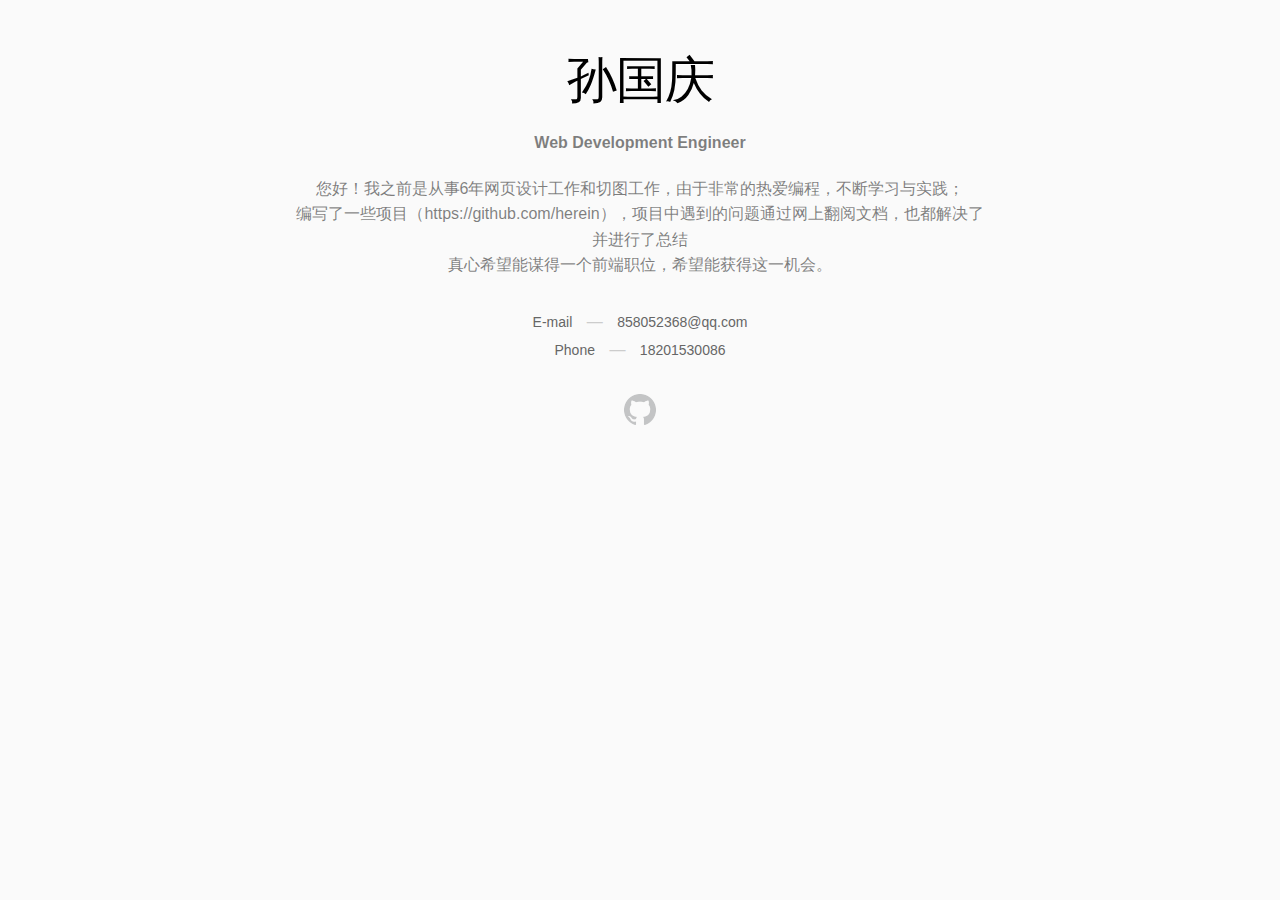
<file: index.html>
<html><head>
    <meta http-equiv="Content-type" content="text/html; charset=utf-8">
    <meta http-equiv="Content-Security-Policy" content="default-src 'none'; style-src 'unsafe-inline'; img-src data:; connect-src 'self'">
    <title>HereIn · GitHub Pages</title>
    <style type="text/css" media="screen">
      body {
        background-color: #fafafa;
        margin: 0;
        font-family: "Helvetica Neue", Helvetica, Arial, sans-serif;
      }

      .container { margin: 50px auto 40px auto; width: 700px; text-align: center; }

      a { color: #4183c4; text-decoration: none; }
      span{color: #666;}
      a:hover { text-decoration: underline; }

      h1 { width: 800px; position:relative; left: -50px; letter-spacing: -1px; line-height: 60px; font-size: 50px; font-weight: 100; margin:0; text-shadow: 0 1px 0 #fff; }
      p { color: rgba(0, 0, 0, 0.5); margin: 20px 0; line-height: 1.6; }

      ul { list-style: none; margin: 25px 0; padding: 0; }
      li { display: table-cell; font-weight: bold; width: 1%; }

      .logo { display: inline-block; margin-top: 35px; }
      .logo-img-2x { display: none; }
      @media
      only screen and (-webkit-min-device-pixel-ratio: 2),
      only screen and (   min--moz-device-pixel-ratio: 2),
      only screen and (     -o-min-device-pixel-ratio: 2/1),
      only screen and (        min-device-pixel-ratio: 2),
      only screen and (                min-resolution: 192dpi),
      only screen and (                min-resolution: 2dppx) {
        .logo-img-1x { display: none; }
        .logo-img-2x { display: inline-block; }
      }

      #suggestions {
        margin-top: 35px;
        color: #ccc;
      }
      #suggestions span {
        color: #666666;
        font-weight: 200;
        font-size: 14px;
        margin: 0 10px;
      }
      #suggestions div{
          margin: 10px 0 0;
      }

    </style>
  </head>
  <body>

    <div class="container">

      <h1>孙国庆</h1>
      <p><strong>Web Development Engineer</strong></p>

      <p>
          您好！我之前是从事6年网页设计工作和切图工作，由于非常的热爱编程，不断学习与实践；<br />
          编写了一些项目（https://github.com/herein），项目中遇到的问题通过网上翻阅文档，也都解决了并进行了总结<br />
          真心希望能谋得一个前端职位，希望能获得这一机会。

      </p>

      <div id="suggestions">
        <div>
            <span>E-mail</span> — <span>858052368@qq.com</span>
        </div>
        <div>
            <span>Phone</span> — <span>18201530086</span>
        </div>
      </div>

      <a href="/" class="logo logo-img-1x">
        <img width="32" height="32" title="" alt="" src="[data-uri]">
      </a>

      <a href="/" class="logo logo-img-2x">
        <img width="32" height="32" title="" alt="" src="[data-uri]">
      </a>
    </div>


<div style="position: static; width: 0px; height: 0px; border: none; padding: 0px; margin: 0px;"><div id="trans-tooltip"><div id="tip-left-top" style="background: url(&quot;chrome-extension://ikkepelhgbcgmhhmcmpfkjmchccjblkd/imgs/map/tip-left-top.png&quot;);"></div><div id="tip-top" style="background: url(&quot;chrome-extension://ikkepelhgbcgmhhmcmpfkjmchccjblkd/imgs/map/tip-top.png&quot;) repeat-x;"></div><div id="tip-right-top" style="background: url(&quot;chrome-extension://ikkepelhgbcgmhhmcmpfkjmchccjblkd/imgs/map/tip-right-top.png&quot;);"></div><div id="tip-right" style="background: url(&quot;chrome-extension://ikkepelhgbcgmhhmcmpfkjmchccjblkd/imgs/map/tip-right.png&quot;) repeat-y;"></div><div id="tip-right-bottom" style="background: url(&quot;chrome-extension://ikkepelhgbcgmhhmcmpfkjmchccjblkd/imgs/map/tip-right-bottom.png&quot;);"></div><div id="tip-bottom" style="background: url(&quot;chrome-extension://ikkepelhgbcgmhhmcmpfkjmchccjblkd/imgs/map/tip-bottom.png&quot;) repeat-x;"></div><div id="tip-left-bottom" style="background: url(&quot;chrome-extension://ikkepelhgbcgmhhmcmpfkjmchccjblkd/imgs/map/tip-left-bottom.png&quot;);"></div><div id="tip-left" style="background: url(&quot;chrome-extension://ikkepelhgbcgmhhmcmpfkjmchccjblkd/imgs/map/tip-left.png&quot;);"></div><div id="trans-content"></div></div><div id="tip-arrow-bottom" style="background: url(&quot;chrome-extension://ikkepelhgbcgmhhmcmpfkjmchccjblkd/imgs/map/tip-arrow-bottom.png&quot;);"></div><div id="tip-arrow-top" style="background: url(&quot;chrome-extension://ikkepelhgbcgmhhmcmpfkjmchccjblkd/imgs/map/tip-arrow-top.png&quot;);"></div></div></body></html>
</file>
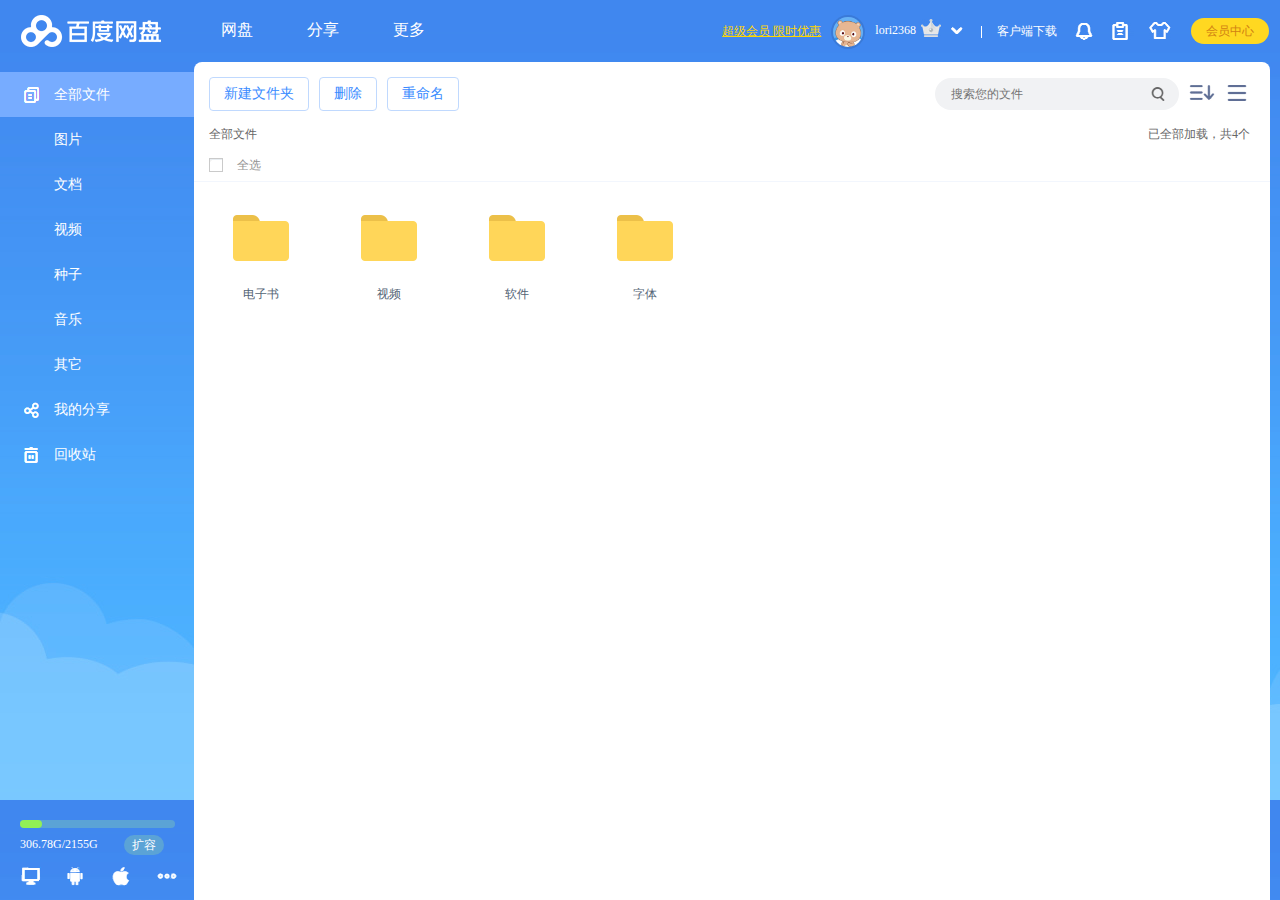
<file: BaiDuYun/index.html>
<!DOCTYPE html>
<html lang="en">
<head>
    <meta charset="UTF-8">
    <title>BaiDuYun</title>
    <link rel="stylesheet" type="text/css" href="css/style.css"/>
    <script src="js/javascript.js"></script>
</head>
<body>
    <div id="baiduyun">
        <header class="clearfix">
            <strong class="fl">百度网盘</strong>
            <ul class="fl left">
                <li class="fl"><a href="javascript:void(0)">网盘</a></li>
                <li class="fl"><a href="javascript:void(0)">分享</a></li>
                <li class="fl"><a href="javascript:void(0)">更多</a></li>
            </ul>
            <ul class="fr right">
                <li class="fl"><a href="javascript:void(0)" title="超级会员 限时优惠">超级会员 限时优惠</a> </li>
                <li class="fl"><img src="img/fb.jpg"/> <span class="mc">lori2368</span>
                    <span class="hy_icon"></span><i class="sj_icon"></i></li>
                <li class="fl"><a href="javascript:void(0)">客户端下载</a></li>
                <li class="fl"><a href="javascript:void(0)"></a></li>
                <li class="fl"><a href="javascript:void(0)"></a></li>
                <li class="fl"><a href="javascript:void(0)"></a></li>
                <li class="fl"><a href="javascript:void(0)">会员中心</a></li>
            </ul>
        </header>
        <article class="clearfix">
            <nav class="fl">
                <div class="nav_list">
                    <a class="nav" href="javascript:void(0)">全部文件</a>
                    <a class="nav" href="javascript:void(0)">图片</a>
                    <a class="nav" href="javascript:void(0)">文档</a>
                    <a class="nav" href="javascript:void(0)">视频</a>
                    <a class="nav" href="javascript:void(0)">种子</a>
                    <a class="nav" href="javascript:void(0)">音乐</a>
                    <a class="nav" href="javascript:void(0)">其它</a>
                    <a class="nav" href="javascript:void(0)">我的分享</a>
                    <a class="nav" href="javascript:void(0)">回收站</a>
                </div>
                <span class="nav_span1"><b></b></span>
                <span class="nav_span2">306.78G/2155G<a href="javascript:void(0)">扩容</a></span>
                <a class="nav_icon" href="javascript:void(0)"></a>
                <a class="nav_icon" href="javascript:void(0)"></a>
                <a class="nav_icon" href="javascript:void(0)"></a>
                <a class="nav_icon" href="javascript:void(0)"></a>
            </nav>
            <section class="clearfix">
                <ul class="header fl">
                    <li class="btn new fl">新建文件夹</li>
                    <li class="btn delete fl">删除</li>
                    <li class="btn rename fl">重命名</li>
                </ul>
                <ul class="header fr right">
                    <li class="fl"><input type="text" placeholder="搜索您的文件"/><span class="search"></span></li>
                    <li class="fl sort"></li>
                    <li class="fl sort"></li>
                </ul>
                <div class="txt clearfix">
                    <p class="fl">
                        <!--<a class="blue">返回上一级</a>
                        <span class="blue"> | </span>
                        <a class="blue">全部文件</a>
                        <span> &gt; </span>-->
                        <span>全部文件</span>
                    </p>
                    <p class="fr"><span>已全部加载，共22个</span></p>
                </div>

                <!--全选_大图-->
                <div class="checkbox clearfix">
                    <p class="fl">
                        <b class="fl"></b><span class="fl">全选</span>
                    </p>
                </div>

                <!--主要内容-->
                <div class="content clearfix">

                    <!--重命名弹窗-->
                    <div class="bigrename">
                        <p>
                            <input type="text" value=""/><span class="true"></span><span class="false"></span>
                        </p>
                    </div>

                    <!--文件夹-->
                    <!--
                    <dl>
                        <dt></dt>
                        <dd><a href="javascript:void(0)">字体</a></dd>
                        <dd></dd>
                    </dl>
                    -->

                </div>


                <!--全选_详细-->
                <div id="detail-check" class="checkbox clearfix none">
                    <p class="fl allcheck">
                        <b class="fl"></b><span class="fl">文件名</span>
                    </p>
                    <p class="fl size">
                        <span class="fl">大小</span>
                    </p>
                    <p class="fl date">
                        <span class="fl">修改日期</span>
                    </p>
                </div>


                <!--详细内容-->
                <div id="detail-content" class="detailed none">

                    <!--重命名弹窗-->
                    <p class="fl rename">
                        <input type="text" value=""/><span class="true"></span><span class="false"></span>
                    </p>

                    <!--文件夹-->
                    <div class="row clearfix">
                        <p class="fl">
                            <b class="fl"></b><span class="fl txt-name">字体</span>
                        </p>
                        <p class="fl">136.1M</p>
                        <p class="fl">2016-09-02 23:21</p>
                    </div>
                </div>

                <!--右键菜单-->
                <ul class="content-menu">
                    <li>新建文件夹</li>
                    <li>刷新</li>
                    <li>后退</li>
                </ul>

                <!--文件夹右键菜单-->
                <ul class="file-menu">
                    <li>打开</li>
                    <li>重命名</li>
                    <li>删除</li>
                </ul>

                <!--框选-->
                <div id="area"></div>

            </section>
        </article>
    </div>
</body>
</html>
</file>
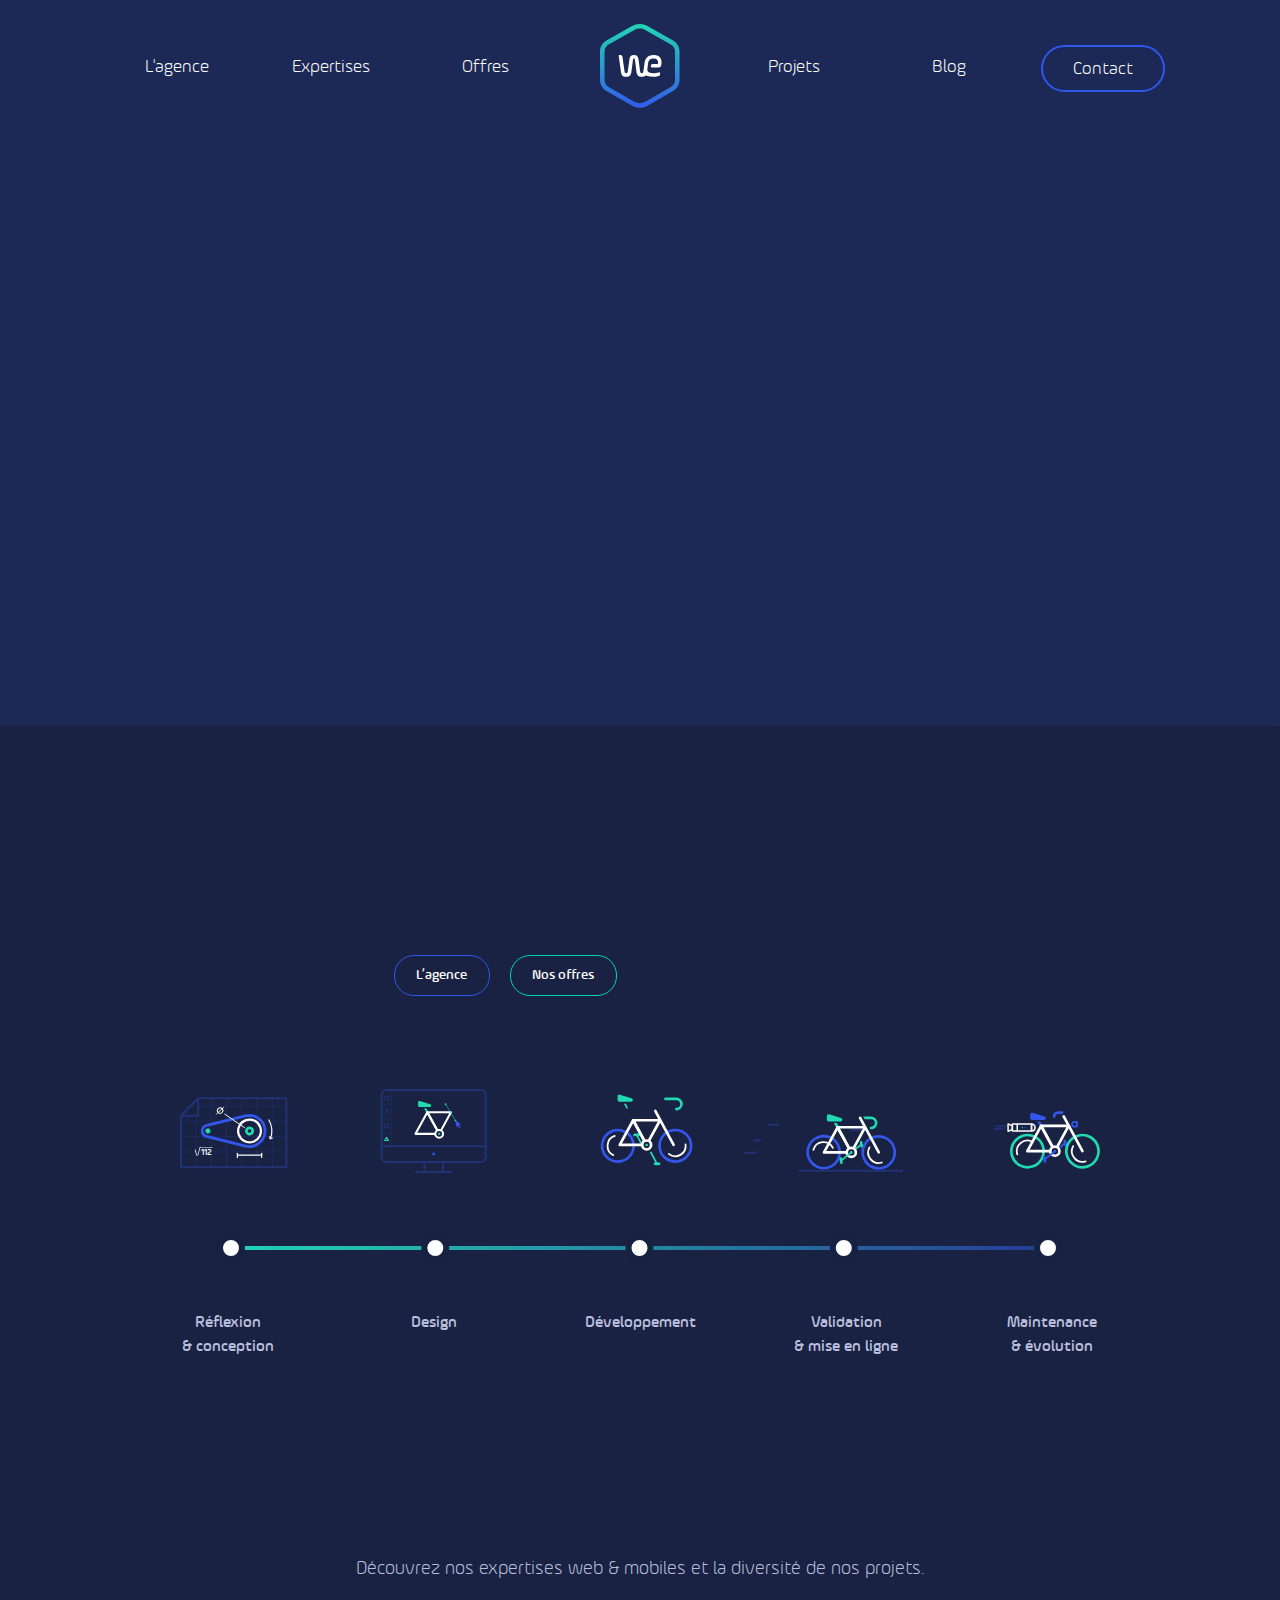
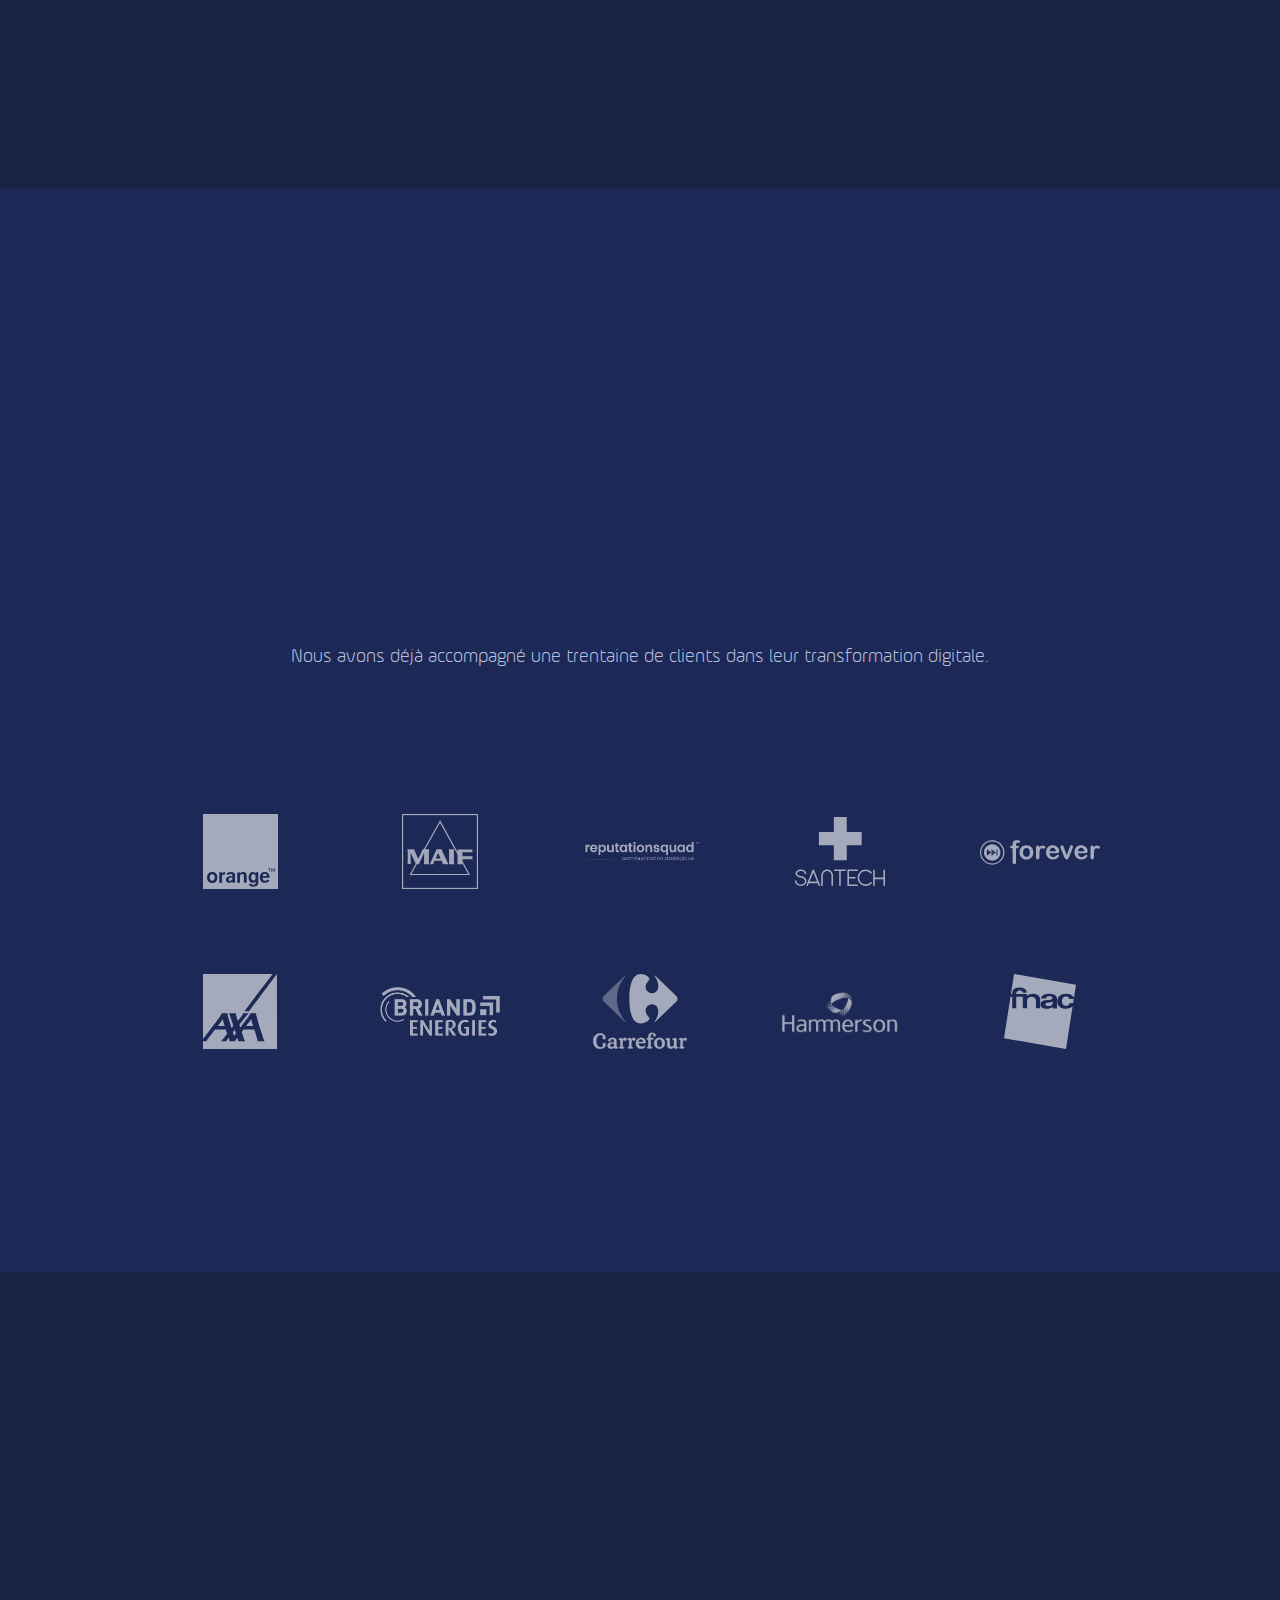
<file: we craft/index.html>
<!doctype html>
<html lang="en">
<head>
    <meta charset="UTF-8">
    <meta name="viewport"
          content="width=device-width, user-scalable=no, initial-scale=1.0, maximum-scale=1.0, minimum-scale=1.0">
    <meta http-equiv="X-UA-Compatible" content="ie=edge,chrome=1">
    <title>We Craft Apps</title>
    <style type="text/css">
        .st0{fill:none;stroke:url(#XMLID_8_);stroke-width:4;stroke-miterlimit:10;}
        .st1{fill:#FFFFFF;stroke:#172141;stroke-width:6;stroke-miterlimit:10;}
        #rectsvg{position:absolute; width: 85%;left: 7.5%}
        @keyframes elastic {
            from, to {
                -webkit-transform: scale(0.1, 0.1);
                transform: scale(0.1, 0.1);
            }

            25% {
                -webkit-transform: scale(0.85, 0.85);
                transform: scale(0.85, 0.85);
            }

            50% {
                -webkit-transform: scale(1.05, 1.05);
                transform: scale(1.05, 1.05);
            }

            75% {
                -webkit-transform: scale(0.95, 0.95);
                transform: scale(0.95, 0.95);
            }

            from, to {
                -webkit-transform: scale(1, 1);
                transform: scale(1, 1);
            }

            25% {
                -webkit-transform: scale(0.85, 0.85);
                transform: scale(0.85, 0.85);
            }

            50% {
                -webkit-transform: scale(1.05, 1.05);
                transform: scale(1.05, 1.05);
            }

            75% {
                -webkit-transform: scale(0.9, 0.9);
                transform: scale(0.9, 0.9);
            }

            from, to {
                -webkit-transform: scale(1, 1);
                transform: scale(1, 1);
            }

            25% {
                -webkit-transform: scale(0.95, 0.95);
                transform: scale(0.95, 0.95);
            }

            50% {
                -webkit-transform: scale(1.05, 1.05);
                transform: scale(1.05, 1.05);
            }

            75% {
                -webkit-transform: scale(0.96, 0.96);
                transform: scale(0.96, 0.96);
            }
        }
    </style>
    <link rel="stylesheet" href="css/build1.0.css">
    <link rel="stylesheet" href="css/build2.0.css">
    <script src="js/walkway.min.js"></script>
    <script src="js/build.js"></script>

</head>
<body style="overflow: auto;">
    <!--初始加载画面-->
    <div class="launch" style="opacity: 1;">
        <img src="svg/wca-logo-short.svg" alt="We Craft Apps" />
    </div>

    <!--页面主体-->
    <section class="main-container" id="app" style="opacity: 0; display: none; background-color: rgba(255, 255, 255, 0);">
        <nav class="main" id="main-nav">
            <div class="row small-up-7">
                <!--nav_左_1-->
                <div class="columns">
                    <a class="ripple" href="agence.html">
                        <span class="icon"><img src="svg/id-card-2.svg" alt="L'agence" /> </span>
                        <span class="text">L'agence</span>
                    </a>
                </div>
                <!--nav_左_2-->
                <div class="columns">
                    <a class="ripple" href="expertises.html">
                        <span class="icon"><img src="svg/settings.svg" alt="Expertises" /> </span>
                        <span class="text">Expertises</span>
                    </a>
                </div>
                <!--nav_左_3-->
                <div class="columns">
                    <a class="ripple" href="offres.html">
                        <span class="icon"><img src="svg/list-1.svg" alt="Offres" /> </span>
                        <span class="text">Offres</span>
                    </a>
                </div>
                <!--nav_中_logo-->
                <div class="columns">
                    <a class="hero ripple v-link-active" href="javascript:void(0)">
                        <svg id="we-logo-short" width="100%" height="100%"
                            viewbox="0 0 154 162" version="1.1" xmlns="http://www.w3.org/2000/svg"
                            xmlns:xlink="http://www.w3.org/1999/xlink" xml:space="preserve"
                            style="fill-rule:evenodd;clip-rule:evenodd;stroke-linejoin:round;
                            stroke-miterlimit:1.41421">
                            <path id="we-hexagone-white" d="M61.812,3.871l-49.478,28.117c-7.608,4.325 -12.334,12.446 -12.334,21.197l0,54.725c0,8.75 4.726,16.871 12.334,21.196l49.478,28.114c4.545,2.584 9.634,3.872 14.73,3.872c5.09,0 10.185,-1.291 14.726,-3.872l49.476,-28.114c7.608,-4.325 12.334,-12.446 12.334,-21.196l0,-54.725c0,-8.751 -4.726,-16.872 -12.334,-21.197l-49.478,-28.119c-4.542,-2.579 -9.633,-3.869 -14.725,-3.869c-5.092,0 -10.184,1.29 -14.729,3.871ZM66.117,149.647l-49.476,-28.118c-4.89,-2.78 -7.928,-7.999 -7.928,-13.62l0,-54.725c0,-5.621 3.038,-10.84 7.928,-13.621l49.476,-28.114c6.43,-3.652 14.418,-3.652 20.841,0l49.479,28.114c4.89,2.781 7.928,8 7.928,13.621l0,54.725c0,5.621 -3.038,10.84 -7.928,13.62l-49.476,28.115c-3.216,1.827 -6.819,2.74 -10.425,2.74c-3.603,0 -7.206,-0.913 -10.419,-2.737Z" style="fill:white;fill-rule:nonzero;opacity:0"></path>
                            <path id="we-hexagone" d="M61.812,3.871l-49.478,28.117c-7.608,4.325 -12.334,12.446 -12.334,21.197l0,54.725c0,8.75 4.726,16.871 12.334,21.196l49.478,28.114c4.545,2.584 9.634,3.872 14.73,3.872c5.09,0 10.185,-1.291 14.726,-3.872l49.476,-28.114c7.608,-4.325 12.334,-12.446 12.334,-21.196l0,-54.725c0,-8.751 -4.726,-16.872 -12.334,-21.197l-49.478,-28.119c-4.542,-2.579 -9.633,-3.869 -14.725,-3.869c-5.092,0 -10.184,1.29 -14.729,3.871ZM66.117,149.647l-49.476,-28.118c-4.89,-2.78 -7.928,-7.999 -7.928,-13.62l0,-54.725c0,-5.621 3.038,-10.84 7.928,-13.621l49.476,-28.114c6.43,-3.652 14.418,-3.652 20.841,0l49.479,28.114c4.89,2.781 7.928,8 7.928,13.621l0,54.725c0,5.621 -3.038,10.84 -7.928,13.62l-49.476,28.115c-3.216,1.827 -6.819,2.74 -10.425,2.74c-3.603,0 -7.206,-0.913 -10.419,-2.737Z" style="fill:url(#wegrad1);fill-rule:nonzero"></path>
                            <path d="M104.162,59.568c-0.271,0 -0.514,0.021 -0.777,0.026l0.011,-0.008c-0.061,0 -0.119,0.013 -0.181,0.014c-12.774,0.332 -16.631,7.683 -17.808,17.582l-0.114,0.951l-1.651,12.541c-0.487,3.165 -1.377,3.974 -3.241,3.974c-1.944,0 -2.755,-0.809 -3.241,-3.974l-3.159,-23.158c-0.891,-6.162 -3.403,-7.948 -8.667,-7.948c-5.672,0 -7.777,2.274 -8.588,7.948l-3.185,23.177c-0.487,3.165 -1.378,3.974 -3.242,3.974c-1.943,0 -2.754,-0.809 -3.241,-3.974l-3.82,-27.866c-0.258,-1.868 -1.853,-3.259 -3.737,-3.259l-1.458,0.088c-1.243,0 -2.197,1.104 -2.019,2.336l4.102,28.969c1.053,7.056 2.019,10.697 10.2,10.697c7.29,0 9.316,-3.892 10.286,-10.786l2.755,-20.931c0.407,-2.754 0.732,-3.404 1.947,-3.404c1.294,0 1.619,0.65 2.023,3.404l2.675,20.931c0.97,6.894 3.078,10.786 10.369,10.786c4.219,0 6.727,-0.96 8.319,-2.829c2.724,1.904 6.77,2.781 12.388,2.781c4.029,0 8.661,-0.595 12.368,-1.732c1.066,-0.327 1.869,-1.283 1.998,-2.36l0.267,-2.473c0.157,-1.313 -0.975,-2.249 -2.284,-1.905c-3.35,0.882 -7.919,1.508 -11.547,1.508c-8.196,0 -11.326,-2.354 -10.621,-8.278l0.145,-1.132l1.154,-9.717l0.001,0l0.099,-0.934c0.656,-5.517 4.422,-8.22 10.508,-8.22c6.089,0 9.141,3.188 8.485,8.705l-0.241,1.785l-10.326,0c-1.614,0 -2.968,1.221 -3.133,2.828l-0.227,2.216c-0.098,0.948 0.646,1.772 1.599,1.772l14.223,0c1.857,0 3.582,-1.399 4.005,-3.244c0.346,-1.505 0.548,-2.997 0.702,-4.059c1.442,-9.95 -3.471,-16.784 -14.121,-16.802" style="fill:#fff;fill-rule:nonzero"></path>
                            <defs>
                                <lineargradient id="wegrad1" x1="0" y1="0" x2="1" y2="0" gradientunits="userSpaceOnUse" gradienttransform="matrix(0,172.837,-172.837,0,76.5391,-5.53176)">
                                    <stop offset="0%" style="stop-color:#21dab0;stop-opacity:1"></stop>
                                    <stop offset="100%" style="stop-color:#3356ec;stop-opacity:1"></stop>
                                </lineargradient>
                            </defs>
                        </svg>
                    </a>
                </div>
                <!--nav_右_1-->
                <div class="columns">
                    <a class="ripple" href="projets.html">
                        <span class="icon"><img src="svg/notebook-1.svg" alt="Projets" /> </span>
                        <span class="text">Projets</span>
                    </a>
                </div>
                <!--nav_右_2-->
                <div class="columns">
                    <a class="ripple" href="javascript:void(0)">
                        <span class="icon"><img src="svg/paper-plane-1.svg" alt="Blog" /> </span>
                        <span class="text">Blog</span>
                    </a>
                </div>
                <!--nav_右_3-->
                <div class="columns">
                    <a class="ripple" href="contact.html">
                        <span class="icon"><img src="svg/placeholder.svg" alt="Contact" /> </span>
                        <span class="text">Contact</span>
                    </a>
                </div>
            </div>
        </nav>

        <div class="fade-transition" style="padding-bottom: 660px;">
            <section id="page" class="page" data-height="2909" >
                <!--第一屏SVG动画背景-->
                <section id="nantes" style="opacity: 1;">
                    <svg id="nantes-svg" xmlns="http://www.w3.org/2000/svg" viewbox="0 0 2800 1588.1" preserveaspectratio="xMidYMid meet">
                        <title>nantes-welcome</title>
                        <!--画面背景，随着鼠标滚动切换颜色-rgb(28,66,103)-->
                        <g id="bg">
                            <rect id="bg-rect" width="2800" height="1600" fill="#1c2855" style="fill: rgb(28, 40, 85);"></rect>
                        </g>
                        <!--天空中的星星和云彩&月亮不运动-->
                        <g id="sky" data-svg-origin="104.4000015258789 83.5999984741211" style="transition:all 1.5s ease-in-out;opacity: 0; transform: matrix(1, 0, 0, 1, 0, -100);">
                            <g id="clouds" data-svg-origin="104.4000015258789 333.699951171875" style=" transform: translateX(0px)">
                                <path d="M672.1,740.9H615.9a4,4,0,0,1-3.3-4.3,4.2,4.2,0,0,1,3.3-3.8h11.7a4.1,4.1,0,0,0,4.1-4.1h0a4.1,4.1,0,0,0-4.1-4.1H562.8a4.1,4.1,0,0,0-4.1,4.1h0a4.1,4.1,0,0,0,4.1,4.1h34.3a4,4,0,0,1,3.2,4h0a4,4,0,0,1-3.2,4H582.7a4.1,4.1,0,0,0-4.1,4.1h0a4.1,4.1,0,0,0,4.1,4.1h89.4a4.1,4.1,0,0,0,4.1-4.1h0A4.1,4.1,0,0,0,672.1,740.9Z" fill="#5e678e"></path>
                                <rect x="638.4" y="724.3" width="8.6" height="8.3" rx="4.1" ry="4.1" fill="#5e678e"></rect>
                                <g id="cloud6">
                                    <path d="M2682.3,704.6h-64.8a4.1,4.1,0,0,0-4.1,4.1h0a4.1,4.1,0,0,0,4.1,4.1h11.7a4.2,4.2,0,0,1,3.3,3.8,4.1,4.1,0,0,1-3.8,4.4h-55.8a4.1,4.1,0,0,0-4.1,4.1h0a4.1,4.1,0,0,0,4.1,4.1h89.4a4.1,4.1,0,0,0,4.1-4.1h0a4.1,4.1,0,0,0-4.1-4.1H2649a4.1,4.1,0,0,1-4.2-4v-0.2a4,4,0,0,1,3.2-4h34.3a4.1,4.1,0,0,0,4.1-4.1h0A4.1,4.1,0,0,0,2682.3,704.6Z" fill="#5e678e"></path>
                                    <path d="M2602.1,704.5h0.4a4.1,4.1,0,0,1,4.1,4.1h0a4.1,4.1,0,0,1-4.1,4.1h-0.4a4.1,4.1,0,0,1-4.1-4.1h0A4.1,4.1,0,0,1,2602.1,704.5Z" fill="#5e678e"></path>
                                </g>
                                <g id="cloud5">
                                    <path d="M220.5,496.6H193.9a4.1,4.1,0,0,1-4.2-4h0a4.1,4.1,0,0,1,4.1-4.1h7.5a4.1,4.1,0,0,0,4.1-4.1h0a4.1,4.1,0,0,0-4.1-4.1H160.7a4.1,4.1,0,0,0-4.1,4.1h0a4.1,4.1,0,0,0,4.1,4.1h12.6a4.1,4.1,0,0,1,4.1,4.1,4.2,4.2,0,0,1-4.1,4.1H125.7a4.1,4.1,0,0,0-4.1,4.1h0a4.1,4.1,0,0,0,4.1,4.1h26.2a4.2,4.2,0,1,1,0,8.3H108.5a4.1,4.1,0,0,0-4.1,4.1h0a4.1,4.1,0,0,0,4.1,4.1h77.3a4.1,4.1,0,0,0,4.1-4.1h0a4.1,4.1,0,0,0-4.1-4.1H172.5a4.1,4.1,0,0,1-4.2-4V509a4.1,4.1,0,0,1,4.1-4.1h48.1a4.1,4.1,0,0,0,4.1-4.1h0A4.1,4.1,0,0,0,220.5,496.6Z" fill="#5e678e"></path>
                                    <path d="M200,513.2h10.8a4.1,4.1,0,0,1,4.1,4.1h0a4.1,4.1,0,0,1-4.1,4.1H200a4.1,4.1,0,0,1-4.1-4.1h0A4.1,4.1,0,0,1,200,513.2Z" fill="#5e678e"></path>
                                </g>
                                <g id="cloud4">
                                    <path d="M1778.7,366.3h-43.2a4.1,4.1,0,0,1-.9-8.1h27a4.1,4.1,0,0,0,4.1-4.1h0a4.1,4.1,0,0,0-4.1-4.1H1714a4.1,4.1,0,0,1-.9-8.1h13.5a4.1,4.1,0,0,0,4.1-4.1h0a4.1,4.1,0,0,0-4.1-4.1H1686a4.1,4.1,0,0,0-4.1,4.1h0a4.1,4.1,0,0,0,4.1,4.1h8.4a4,4,0,0,1,3.2,4h0a4.1,4.1,0,0,1-4.2,4h-26.6a4.1,4.1,0,0,0-4.1,4.1h0a4.1,4.1,0,0,0,4.1,4.1h49a4.1,4.1,0,0,1-.9,8.1h-13.5a4.1,4.1,0,0,0-4.1,4.1h0a4.1,4.1,0,0,0,4.1,4.1h77.3a4.1,4.1,0,0,0,4.1-4.1h0A4.1,4.1,0,0,0,1778.7,366.3Z" fill="#5e678e"></path>
                                    <path d="M1687.3,374.6h-10.8a4.1,4.1,0,0,1-4.1-4.1h0a4.1,4.1,0,0,1,4.1-4.1h10.8a4.1,4.1,0,0,1,4.1,4.1h0A4.1,4.1,0,0,1,1687.3,374.6Z" fill="#5e678e"></path>
                                </g>
                                <g id="cloud3">
                                    <path d="M2399.4,583.3h-27.6a4,4,0,0,1-3.2-4h0a4,4,0,0,1,3.2-4h8.5a4.1,4.1,0,0,0,4.1-4.1h0a4.1,4.1,0,0,0-4.1-4.1h-40.6a4.1,4.1,0,0,0-4.1,4.1h0a4.1,4.1,0,0,0,4.1,4.1H2353a4.2,4.2,0,0,1,3.2,4.1,4.1,4.1,0,0,1-3.2,4h-48.4a4.1,4.1,0,0,0-4.1,4.1h0a4.1,4.1,0,0,0,4.1,4.1h27a4.2,4.2,0,0,1,3.2,4.1,4.1,4.1,0,0,1-4.1,4.1h-43.3a4.1,4.1,0,0,0-4.1,4.1h0a4.1,4.1,0,0,0,4.1,4.1h77.3a4.1,4.1,0,0,0,4.1-4.1h0a4.1,4.1,0,0,0-4.1-4.1h-13.4a4.1,4.1,0,0,1-4.1-4.1h0a4,4,0,0,1,3.2-4h49a4.1,4.1,0,0,0,4.1-4.1h0A4.1,4.1,0,0,0,2399.4,583.3Z" fill="#5e678e"></path>
                                    <path d="M2378.9,599.8h10.8a4.1,4.1,0,0,1,4.1,4.1h0a4.1,4.1,0,0,1-4.1,4.1h-10.8a4.1,4.1,0,0,1-4.1-4.1h0A4.1,4.1,0,0,1,2378.9,599.8Z" fill="#5e678e"></path>
                                </g>
                                <g id="cloud2">
                                    <path d="M314.2,658.7h26.2a4.1,4.1,0,0,1,4.1,4.1h0a4.1,4.1,0,0,1-4.1,4.1H314.2a4.1,4.1,0,0,1-4.1-4.1h0A4.1,4.1,0,0,1,314.2,658.7Z" fill="#5e678e"></path>
                                    <path d="M298.8,658.7h0.4a4.1,4.1,0,0,1,4.1,4.1h0a4.1,4.1,0,0,1-4.1,4.1h-0.4a4.1,4.1,0,0,1-4.1-4.1h0A4.1,4.1,0,0,1,298.8,658.7Z" fill="#5e678e"></path>
                                </g>
                                <g id="cloud1">
                                    <path d="M2011.1,772.8h26.2a4.1,4.1,0,0,1,4.1,4.1h0a4.1,4.1,0,0,1-4.1,4.1h-26.2a4.1,4.1,0,0,1-4.1-4.1h0A4.1,4.1,0,0,1,2011.1,772.8Z" fill="#5e678e"></path>
                                    <path d="M1995.8,772.8h0.4a4.1,4.1,0,0,1,4.1,4.1h0a4.1,4.1,0,0,1-4.1,4.1h-0.4a4.1,4.1,0,0,1-4.1-4.1h0A4.1,4.1,0,0,1,1995.8,772.8Z" fill="#5e678e"></path>
                                </g>
                            </g>
                            <g id="stars">
                                <line x1="2484.5" y1="684.6" x2="2484.5" y2="684.6" fill="none" stroke="#a1a7c3" stroke-linecap="round" stroke-miterlimit="10" stroke-width="2"></line>
                                <line x1="2694.1" y1="603.9" x2="2694.1" y2="603.9" fill="none" stroke="#a1a7c3" stroke-linecap="round" stroke-miterlimit="10" stroke-width="2"></line>
                                <line x1="2735.1" y1="480" x2="2735.1" y2="480" fill="none" stroke="#a1a7c3" stroke-linecap="round" stroke-miterlimit="10" stroke-width="2"></line>
                                <line x1="2403.4" y1="384.3" x2="2403.4" y2="384.3" fill="none" stroke="#a1a7c3" stroke-linecap="round" stroke-miterlimit="10" stroke-width="2"></line>
                                <line x1="2555.3" y1="648" x2="2555.3" y2="648" fill="none" stroke="#a1a7c3" stroke-linecap="round" stroke-miterlimit="10" stroke-width="2"></line>
                                <line x1="2589.5" y1="442.3" x2="2589.5" y2="442.3" fill="none" stroke="#a1a7c3" stroke-linecap="round" stroke-miterlimit="10" stroke-width="2"></line>
                                <line x1="2547.8" y1="656" x2="2547.8" y2="656" fill="none" stroke="#a1a7c3" stroke-linecap="round" stroke-miterlimit="10" stroke-width="2"></line>
                                <line x1="2748.6" y1="470" x2="2748.6" y2="470" fill="none" stroke="#a1a7c3" stroke-linecap="round" stroke-miterlimit="10" stroke-width="2"></line>
                                <line x1="2034.9" y1="488.2" x2="2034.9" y2="488.2" fill="none" stroke="#fff" stroke-linecap="round" stroke-miterlimit="10" stroke-width="2"></line>
                                <line x1="2080.7" y1="326.8" x2="2080.7" y2="326.8" fill="none" stroke="#a1a7c3" stroke-linecap="round" stroke-miterlimit="10" stroke-width="2"></line>
                                <line x1="2121.7" y1="202.8" x2="2121.7" y2="202.8" fill="none" stroke="#a1a7c3" stroke-linecap="round" stroke-miterlimit="10" stroke-width="2"></line>
                                <line x1="1608.2" y1="165.2" x2="1608.2" y2="165.2" fill="none" stroke="#fff" stroke-linecap="round" stroke-miterlimit="10" stroke-width="2"></line>
                                <line x1="1790" y1="107.2" x2="1790" y2="107.2" fill="none" stroke="#a1a7c3" stroke-linecap="round" stroke-miterlimit="10" stroke-width="2"></line>
                                <line x1="1746.4" y1="209.8" x2="1746.4" y2="209.8" fill="none" stroke="#a1a7c3" stroke-linecap="round" stroke-miterlimit="10" stroke-width="2"></line>
                                <line x1="2105.8" y1="451.6" x2="2105.8" y2="451.6" fill="none" stroke="#a1a7c3" stroke-linecap="round" stroke-miterlimit="10" stroke-width="2"></line>
                                <line x1="2098.2" y1="459.6" x2="2098.2" y2="459.6" fill="none" stroke="#a1a7c3" stroke-linecap="round" stroke-miterlimit="10" stroke-width="2"></line>
                                <line x1="2135.2" y1="192.8" x2="2135.2" y2="192.8" fill="none" stroke="#a1a7c3" stroke-linecap="round" stroke-miterlimit="10" stroke-width="2"></line>
                                <line x1="1620.9" y1="183.8" x2="1620.9" y2="183.8" fill="none" stroke="#a1a7c3" stroke-linecap="round" stroke-miterlimit="10" stroke-width="2"></line>
                                <line x1="2642.9" y1="230" x2="2642.9" y2="230" fill="none" stroke="#fff" stroke-linecap="round" stroke-miterlimit="10" stroke-width="2"></line>
                                <line x1="2599.3" y1="332.7" x2="2599.3" y2="332.7" fill="none" stroke="#a1a7c3" stroke-linecap="round" stroke-miterlimit="10" stroke-width="2"></line>
                                <line x1="2074.4" y1="83.6" x2="2074.4" y2="83.6" fill="none" stroke="#a1a7c3" stroke-linecap="round" stroke-miterlimit="10" stroke-width="2"></line>
                                <line x1="416.5" y1="434.6" x2="416.5" y2="434.6" fill="none" stroke="#a1a7c3" stroke-linecap="round" stroke-miterlimit="10" stroke-width="2"></line>
                                <line x1="626.1" y1="353.9" x2="626.1" y2="353.9" fill="none" stroke="#a1a7c3" stroke-linecap="round" stroke-miterlimit="10" stroke-width="2"></line>
                                <line x1="667.2" y1="230" x2="667.2" y2="230" fill="none" stroke="#fff" stroke-linecap="round" stroke-miterlimit="10" stroke-width="2"></line>
                                <line x1="487.4" y1="398" x2="487.4" y2="398" fill="none" stroke="#a1a7c3" stroke-linecap="round" stroke-miterlimit="10" stroke-width="2"></line>
                                <line x1="521.6" y1="192.3" x2="521.6" y2="192.3" fill="none" stroke="#a1a7c3" stroke-linecap="round" stroke-miterlimit="10" stroke-width="2"></line>
                                <line x1="479.8" y1="406" x2="479.8" y2="406" fill="none" stroke="#a1a7c3" stroke-linecap="round" stroke-miterlimit="10" stroke-width="2"></line>
                                <line x1="258.6" y1="583" x2="258.6" y2="583" fill="none" stroke="#a1a7c3" stroke-linecap="round" stroke-miterlimit="10" stroke-width="2"></line>
                                <line x1="299.7" y1="459.1" x2="299.7" y2="459.1" fill="none" stroke="#fff" stroke-linecap="round" stroke-miterlimit="10" stroke-width="2"></line>
                                <line x1="119.9" y1="627.1" x2="119.9" y2="627.1" fill="none" stroke="#a1a7c3" stroke-linecap="round" stroke-miterlimit="10" stroke-width="2"></line>
                                <line x1="154.1" y1="421.4" x2="154.1" y2="421.4" fill="none" stroke="#a1a7c3" stroke-linecap="round" stroke-miterlimit="10" stroke-width="2"></line>
                                <line x1="112.3" y1="635.1" x2="112.3" y2="635.1" fill="none" stroke="#a1a7c3" stroke-linecap="round" stroke-miterlimit="10" stroke-width="2"></line>
                                <line x1="680.7" y1="220" x2="680.7" y2="220" fill="none" stroke="#fff" stroke-linecap="round" stroke-miterlimit="10" stroke-width="2"></line>
                                <line x1="1166.8" y1="252.6" x2="1166.8" y2="252.6" fill="none" stroke="#fff" stroke-linecap="round" stroke-miterlimit="10" stroke-width="2"></line>
                                <line x1="1006.4" y1="271.3" x2="1006.4" y2="271.3" fill="none" stroke="#a1a7c3" stroke-linecap="round" stroke-miterlimit="10" stroke-width="2"></line>
                                <line x1="2267.9" y1="517.1" x2="2267.9" y2="517.1" fill="none" stroke="#a1a7c3" stroke-linecap="round" stroke-miterlimit="10" stroke-width="2"></line>
                                <line x1="1784.8" y1="414.2" x2="1784.8" y2="414.2" fill="none" stroke="#a1a7c3" stroke-linecap="round" stroke-miterlimit="10" stroke-width="2"></line>
                                <line x1="1741.3" y1="516.9" x2="1741.3" y2="516.9" fill="none" stroke="#a1a7c3" stroke-linecap="round" stroke-miterlimit="10" stroke-width="2"></line>
                                <line x1="1438.4" y1="469.9" x2="1438.4" y2="469.9" fill="none" stroke="#a1a7c3" stroke-linecap="round" stroke-miterlimit="10" stroke-width="2"></line>
                                <line x1="1451" y1="488.5" x2="1451" y2="488.5" fill="none" stroke="#a1a7c3" stroke-linecap="round" stroke-miterlimit="10" stroke-width="2"></line>
                                <line x1="667.2" y1="608.9" x2="667.2" y2="608.9" fill="none" stroke="#a1a7c3" stroke-linecap="round" stroke-miterlimit="10" stroke-width="2"></line>
                                <line x1="876.7" y1="528.2" x2="876.7" y2="528.2" fill="none" stroke="#a1a7c3" stroke-linecap="round" stroke-miterlimit="10" stroke-width="2"></line>
                                <line x1="738" y1="572.3" x2="738" y2="572.3" fill="none" stroke="#fff" stroke-linecap="round" stroke-miterlimit="10" stroke-width="2"></line>
                                <line x1="772.2" y1="366.6" x2="772.2" y2="366.6" fill="none" stroke="#a1a7c3" stroke-linecap="round" stroke-miterlimit="10" stroke-width="2"></line>
                                <line x1="404.9" y1="297.3" x2="404.9" y2="297.3" fill="none" stroke="#a1a7c3" stroke-linecap="round" stroke-miterlimit="10" stroke-width="2"></line>
                                <line x1="730.5" y1="580.3" x2="730.5" y2="580.3" fill="none" stroke="#a1a7c3" stroke-linecap="round" stroke-miterlimit="10" stroke-width="2"></line>
                                <line x1="1270.6" y1="344.5" x2="1270.6" y2="344.5" fill="none" stroke="#a1a7c3" stroke-linecap="round" stroke-miterlimit="10" stroke-width="2"></line>
                                <line x1="1283.3" y1="363.2" x2="1283.3" y2="363.2" fill="none" stroke="#a1a7c3" stroke-linecap="round" stroke-miterlimit="10" stroke-width="2"></line>
                                <line x1="1160.1" y1="366.6" x2="1160.1" y2="366.6" fill="none" stroke="#a1a7c3" stroke-linecap="round" stroke-miterlimit="10" stroke-width="2"></line>
                                <line x1="1380.2" y1="403.2" x2="1380.2" y2="403.2" fill="none" stroke="#a1a7c3" stroke-linecap="round" stroke-miterlimit="10" stroke-width="2"></line>
                                <line x1="582.6" y1="487" x2="582.6" y2="487" fill="none" stroke="#a1a7c3" stroke-linecap="round" stroke-miterlimit="10" stroke-width="2"></line>
                                <line x1="1233.9" y1="455.3" x2="1233.9" y2="455.3" fill="none" stroke="#a1a7c3" stroke-linecap="round" stroke-miterlimit="10" stroke-width="2"></line>
                                <line x1="1452.7" y1="245.3" x2="1452.7" y2="245.3" fill="none" stroke="#a1a7c3" stroke-linecap="round" stroke-miterlimit="10" stroke-width="2"></line>
                                <line x1="1348.2" y1="83.6" x2="1348.2" y2="83.6" fill="none" stroke="#a1a7c3" stroke-linecap="round" stroke-miterlimit="10" stroke-width="2"></line>
                                <line x1="2231.4" y1="260" x2="2231.4" y2="260" fill="none" stroke="#fff" stroke-linecap="round" stroke-miterlimit="10" stroke-width="2"></line>
                                <line x1="2244.1" y1="278.7" x2="2244.1" y2="278.7" fill="none" stroke="#fff" stroke-linecap="round" stroke-miterlimit="10" stroke-width="2"></line>
                                <line x1="1075.4" y1="373.3" x2="1075.4" y2="373.3" fill="none" stroke="#a1a7c3" stroke-linecap="round" stroke-miterlimit="10" stroke-width="2"></line>
                            </g>
                            <circle id="moon" cx="2486.7" cy="514.6" r="27.6" fill="none" stroke="#21dab0" stroke-linecap="round" stroke-linejoin="round" stroke-width="2"></circle>
                        </g>
                        <!--最后一层建筑-->
                        <g id="plan3" opacity="0.8" data-svg-origin="0 721" style="transition: all .8s ease-in-out; opacity: 0; transform: matrix(1, 0, 0, 1, 0, 200);">
                            <rect x="1496.4" y="1067.4" width="217" height="2.7" fill="#15224c"></rect>
                            <path d="M1604.9,961.8H1604a2.1,2.1,0,0,0-2.1,1.9l-11.6,239.9h28.2L1607,963.7A2.1,2.1,0,0,0,1604.9,961.8Z" fill="#15224c"></path>
                            <path d="M1713.4,1070.4c-22.3,0-49.8-14.2-73.5-38.1s-37-49.6-37-69.6h3.3c0,39.7,59.9,104.4,107.3,104.4v3.3h-0.1Z" fill="#15224c"></path>
                            <path d="M1495.1,1070.4v-3.3c47.4,0,107.3-64.7,107.3-104.4h3.3c0,20-14.2,46.7-37,69.6S1517.4,1070.4,1495.1,1070.4Z" fill="#15224c"></path>
                            <rect x="1624.8" y="1014.6" width="3.3" height="54.2" fill="#15224c"></rect>
                            <rect x="1639.1" y="1030.9" width="3.3" height="37.9" fill="#15224c"></rect>
                            <rect x="1653.3" y="1043.8" width="3.3" height="25" fill="#15224c"></rect>
                            <rect x="1580.3" y="1014.6" width="3.3" height="54.2" fill="#15224c"></rect>
                            <rect x="1566.1" y="1030.9" width="3.3" height="37.9" fill="#15224c"></rect>
                            <rect x="1551.8" y="1043.8" width="3.3" height="25" fill="#15224c"></rect>
                            <rect x="1276.7" y="1067.5" width="217" height="2.7" fill="#15224c"></rect>
                            <path d="M1385.2,961.8h0.9a2.1,2.1,0,0,1,2.1,1.9l11.6,239.9h-28.2l11.6-239.9A2.1,2.1,0,0,1,1385.2,961.8Z" fill="#15224c"></path>
                            <path d="M1276.8,1070.4v-3.3c47.4,0,107.3-64.7,107.3-104.4h3.3c0,20-14.2,46.7-37,69.6S1299.1,1070.4,1276.8,1070.4Z" fill="#15224c"></path>
                            <path d="M1495.1,1070.4c-22.3,0-49.8-14.2-73.5-38.1s-37-49.6-37-69.6h3.3c0,39.7,59.9,104.4,107.3,104.4v3.3h-0.1Z" fill="#15224c"></path>
                            <rect x="1362" y="1014.6" width="3.3" height="54.2" fill="#15224c"></rect>
                            <rect x="1347.8" y="1030.9" width="3.3" height="37.9" fill="#15224c"></rect>
                            <rect x="1333.5" y="1043.8" width="3.3" height="25" fill="#15224c"></rect>
                            <rect x="1406.5" y="1014.6" width="3.3" height="54.2" fill="#15224c"></rect>
                            <rect x="1420.8" y="1030.9" width="3.3" height="37.9" fill="#15224c"></rect>
                            <rect x="1435" y="1043.8" width="3.3" height="25" fill="#15224c"></rect>
                            <circle cx="1979.5" cy="1025.1" r="30.7" fill="#15224c"></circle>
                            <path d="M1979.5,979.9h0a1.3,1.3,0,0,1,1.3,1.3h0v20.3h-2.7V981.3a1.3,1.3,0,0,1,1.2-1.4h0.2Z" fill="#15224c"></path>
                            <path d="M2013.1,1025.5h0a1.3,1.3,0,0,1-1.3,1.4H1947a1.3,1.3,0,0,1-1.3-1.3h0a1.3,1.3,0,0,1,1.3-1.3h64.8A1.3,1.3,0,0,1,2013.1,1025.5Z" fill="#15224c"></path>
                            <rect x="1948.7" y="1026.9" width="61.5" height="50.9" fill="#15224c"></rect>
                            <rect x="1000.2" y="973.9" width="55.3" height="132" fill="#15224c"></rect>
                            <rect x="1066" y="1012.1" width="46.3" height="81.8" fill="#15224c"></rect>
                            <rect x="1005.9" y="955.2" width="29.2" height="14" fill="#15224c"></rect>
                            <rect x="1066" y="1012.1" width="50.2" height="4.2" fill="#15224c"></rect>
                            <rect y="1104.9" width="2800" height="160.3" fill="#15224c"></rect>
                            <rect x="1804.3" y="961.7" width="57.6" height="131.8" fill="#15224c"></rect>
                            <rect x="1871.7" y="999.5" width="24.8" height="83.1" fill="#15224c"></rect>
                            <rect x="1713.4" y="1067.4" width="1080.5" height="48.5" fill="#15224c"></rect>
                            <rect x="788.1" y="1067.4" width="488.9" height="48.5" fill="#15224c"></rect>
                            <polygon points="227.6 1104.9 174.1 1104.9 171.3 751.1 224.7 751.1 227.6 1104.9" fill="#15224c"></polygon>
                            <polygon points="325.3 1105.9 237.5 1105.9 238.9 857.3 326.8 857.3 325.3 1105.9" fill="#15224c"></polygon>
                            <polygon points="453.3 1105.9 365.5 1105.9 370.4 925.1 458.2 925.1 453.3 1105.9" fill="#15224c"></polygon>
                            <path d="M1011.9,942.7h0a1.6,1.6,0,0,1,1.6,1.6v13.9h-3.2V944.4a1.6,1.6,0,0,1,1.5-1.7h0.1Z" fill="#15224c"></path>
                            <rect x="176.8" y="733.4" width="29.2" height="14" fill="#15224c"></rect>
                            <path d="M182.7,721h0a1.6,1.6,0,0,1,1.6,1.6v13.9h-3.2V722.6A1.6,1.6,0,0,1,182.7,721Z" fill="#15224c"></path>
                            <rect x="1995.4" y="1046.5" width="108.9" height="42.1" fill="#15224c"></rect>
                            <rect x="843" y="918.3" width="97.7" height="163.3" fill="#15224c"></rect>
                            <rect x="913.5" y="1037.3" width="100.4" height="43.3" fill="#15224c"></rect>
                            <rect y="1243.1" width="2800" height="345" fill="#15224c"></rect>
                        </g>
                        <!--倒数第二层建筑-->
                        <g id="plan2" data-svg-origin="-5 609.7000122070312" style="transition: all .8s ease-in-out; opacity: 0; transform: matrix(1, 0, 0, 1, 0, 150);">
                            <rect x="428.8" y="708.1" width="162.6" height="433.6" fill="#171e41"></rect>
                            <rect x="444.9" y="665.7" width="131.2" height="50" fill="#171e41"></rect>
                            <rect x="467.9" y="609.7" width="42.7" height="75" fill="#171e41"></rect>
                            <path d="M534.5,667.2a1.5,1.5,0,0,1-1.5-1.5v-26a1.5,1.5,0,0,1,3,0v26A1.5,1.5,0,0,1,534.5,667.2Z" fill="#171e41"></path>
                            <path d="M553.7,667.2a1.5,1.5,0,0,1-1.5-1.5V647.2a1.5,1.5,0,0,1,3,0v18.5A1.5,1.5,0,0,1,553.7,667.2Z" fill="#171e41"></path>
                            <rect x="1683.8" y="1112.3" width="20" height="22.8" fill="#171e41"></rect>
                            <path d="M1706.8,1113.8h-26a1.5,1.5,0,0,1,0-3h26A1.5,1.5,0,0,1,1706.8,1113.8Z" fill="#171e41"></path>
                            <polygon points="1856.1 1241.6 1767.9 1241.6 1767.9 1104.3 1856.1 1072.1 1856.1 1241.6" fill="#171e41"></polygon>
                            <rect x="1789" y="1081.8" width="12.6" height="33.3" fill="#171e41"></rect>
                            <rect x="1793" y="1075.5" width="4.6" height="9.7" fill="#171e41"></rect>
                            <path d="M1827.8,1091.5a2,2,0,0,1-2-2V1074a2,2,0,1,1,4,0v15.6A2,2,0,0,1,1827.8,1091.5Z" fill="#171e41"></path>
                            <polygon points="1913.2 1194.6 1861.2 1194.6 1861.2 1057.4 1913.2 1038.4 1913.2 1194.6" fill="#171e41"></polygon>
                            <rect x="1882.4" y="1034.8" width="12.6" height="33.3" fill="#171e41"></rect>
                            <rect x="1886.4" y="1028.6" width="4.6" height="9.7" fill="#171e41"></rect>
                            <path d="M1905.1,1048.2a2,2,0,0,1-2-2v-15.6a2,2,0,1,1,4,0v15.6A2,2,0,0,1,1905.1,1048.2Z" fill="#171e41"></path>
                            <rect x="1406.9" y="1149.4" width="88.2" height="144.5" fill="#171e41"></rect>
                            <rect x="1414" y="1132.8" width="12.6" height="33.3" fill="#171e41"></rect>
                            <rect x="1418" y="1126.6" width="4.6" height="9.7" fill="#171e41"></rect>
                            <path d="M1464,1118.6a2,2,0,0,1-2-2V1101a2,2,0,0,1,4,0v15.6A2,2,0,0,1,1464,1118.6Z" fill="#171e41"></path>
                            <polygon points="1475.1 1184.8 1435 1184.8 1435 1119.2 1455.1 1108.8 1475.1 1119.2 1475.1 1184.8" fill="#171e41"></polygon>
                            <polygon points="2654.5 966.1 2600.7 966.1 2600.7 878 2627.6 864.1 2654.5 878 2654.5 966.1" fill="#171e41"></polygon>
                            <rect x="2605.1" y="867.9" width="7.7" height="20.3" fill="#171e41"></rect>
                            <rect x="2607.5" y="864.1" width="2.8" height="5.9" fill="#171e41"></rect>
                            <path d="M2644,874.8a1.2,1.2,0,0,1-1.2-1.2v-9.5a1.2,1.2,0,1,1,2.4,0v9.5A1.2,1.2,0,0,1,2644,874.8Z" fill="#171e41"></path>
                            <rect y="826.8" width="103.4" height="123.5" fill="#171e41"></rect>
                            <polygon points="378.5 1077.5 221.7 1077.5 221.7 954 378.5 1022.8 378.5 1077.5" fill="#171e41"></polygon>
                            <rect x="363.2" y="1041.3" width="83.5" height="35.5" fill="#171e41"></rect>
                            <rect x="200.9" y="921.7" width="57.9" height="68" fill="#171e41"></rect>
                            <path d="M263.7,923.7H217.5a2,2,0,1,1,0-4h46.1a1.9,1.9,0,0,1,2,2A1.9,1.9,0,0,1,263.7,923.7Z" fill="#171e41"></path>
                            <rect x="79.9" y="860.6" width="57.9" height="68" fill="#171e41"></rect>
                            <path d="M142.7,862.6H96.5a2,2,0,0,1,0-4h46.1a1.9,1.9,0,0,1,2,2A1.9,1.9,0,0,1,142.7,862.6Z" fill="#171e41"></path>
                            <rect x="47.9" y="807.3" width="32" height="25.3" fill="#171e41"></rect>
                            <path d="M59.5,813.7a2,2,0,0,1-2-2v-22a2,2,0,0,1,4,0v22A2,2,0,0,1,59.5,813.7Z" fill="#171e41"></path>
                            <path d="M70.9,824a2,2,0,0,1-2-2V800a2,2,0,0,1,4,0v22A2,2,0,0,1,70.9,824Z" fill="#171e41"></path>
                            <rect x="571" y="995.2" width="98.9" height="82.3" fill="#171e41"></rect>
                            <polygon points="2800 1287.5 1.5 1287.5 -5 1181.8 2793.5 1181.8 2800 1287.5" fill="#171e41"></polygon>
                            <polygon points="1013.9 1196.3 778.3 1196.3 778.3 1073.2 1013.9 1074 1013.9 1196.3" fill="#171e41"></polygon>
                            <rect x="913.5" y="1056" width="69.8" height="28.5" fill="#171e41"></rect>
                            <path d="M929.2,1047h0.6a3.8,3.8,0,0,1,3.7,3.7v9.8h-8v-9.8A3.8,3.8,0,0,1,929.2,1047Z" fill="#171e41"></path>
                            <path d="M944.4,1047H945a3.8,3.8,0,0,1,3.7,3.7v9.8h-8v-9.8A3.8,3.8,0,0,1,944.4,1047Z" fill="#171e41"></path>
                            <path d="M961.1,1047h0.6a3.8,3.8,0,0,1,3.7,3.7v9.8h-8v-9.8A3.8,3.8,0,0,1,961.1,1047Z" fill="#171e41"></path>
                            <rect x="2436.1" y="849.2" width="72" height="377.8" fill="#171e41"></rect>
                            <rect x="2363.1" y="925.8" width="78" height="298" fill="#171e41"></rect>
                            <polygon points="2436.1 925.8 2370.5 925.8 2404.1 887.1 2436.1 925.8" fill="#171e41"></polygon>
                            <path d="M2504.2,835.5h0a4,4,0,0,1,4,4V870h-7.9V839.4a4,4,0,0,1,4-4h-0.1Z" fill="#171e41"></path>
                            <path d="M2440,835.5h0a4,4,0,0,1,4,4V870h-7.9V839.4a4,4,0,0,1,4-4H2440Z" fill="#171e41"></path>
                            <rect x="2298.2" y="849.2" width="72" height="377.8" fill="#171e41"></rect>
                            <path d="M2366.2,835.5h0a4,4,0,0,1,4,4V870h-7.9V839.4A4.1,4.1,0,0,1,2366.2,835.5Z" fill="#171e41"></path>
                            <path d="M2302.1,835.5h0a4,4,0,0,1,4,4V870h-7.9V839.4a4,4,0,0,1,4-4h-0.1Z" fill="#171e41"></path>
                            <path d="M2404.1,890.8a1.5,1.5,0,0,1-1.5-1.5V863.2a1.5,1.5,0,0,1,3,0v26.1A1.5,1.5,0,0,1,2404.1,890.8Z" fill="#171e41"></path>
                            <path d="M2396.9,869.9a1.5,1.5,0,0,1,1.5-1.5h11.4a1.5,1.5,0,0,1,0,3h-11.4A1.5,1.5,0,0,1,2396.9,869.9Z" fill="#171e41"></path>
                            <polygon points="824.8 1115.6 777.9 1115.6 777.9 993.8 801.5 943.6 824.8 993.8 824.8 1115.6" fill="#171e41"></polygon>
                            <polygon points="892.3 1093.3 801.7 1120.3 801.7 1026 867.7 1026 892.3 1051.3 892.3 1093.3" fill="#171e41"></polygon>
                            <path d="M801.3,951.2a1.5,1.5,0,0,1-1.5-1.5h0V922.3a1.5,1.5,0,0,1,3,0v27.3a1.6,1.6,0,0,1-1.5,1.6h0Z" fill="#171e41"></path>
                            <path d="M1289.5,1089.2a1.5,1.5,0,0,1-1.5-1.5v-27.3a1.5,1.5,0,0,1,3,0v27.3A1.5,1.5,0,0,1,1289.5,1089.2Z" fill="#171e41"></path>
                            <path d="M1302.5,1089.2a1.5,1.5,0,0,1-1.5-1.5v-27.3a1.5,1.5,0,0,1,3,0v27.3A1.5,1.5,0,0,1,1302.5,1089.2Z" fill="#171e41"></path>
                            <rect x="994" y="1123" width="111" height="70" fill="#171e41"></rect>
                            <rect x="1026.3" y="1090.7" width="42.7" height="89" fill="#171e41"></rect>
                            <polygon points="1193.7 1192.3 1126.6 1192.3 1126.6 1148.7 1193.7 1167 1193.7 1192.3" fill="#171e41"></polygon>
                            <rect x="1910.2" y="1125.3" width="162.6" height="67.8" fill="#171e41"></rect>
                            <rect x="1946.7" y="1105.9" width="45.6" height="66.4" fill="#171e41"></rect>
                            <rect x="1230.6" y="1097.3" width="92.6" height="99" fill="#171e41"></rect>
                            <rect x="1222.9" y="1094" width="107.8" height="7.6" fill="#171e41"></rect>
                            <rect x="1275.4" y="1077.7" width="41.2" height="16.4" fill="#171e41"></rect>
                            <rect x="1669.5" y="1130" width="94" height="70" fill="#171e41"></rect>
                            <rect x="2497.4" y="898.4" width="302.6" height="373" fill="#171e41"></rect>
                            <rect x="2664.5" y="830.3" width="106.1" height="93.2" fill="#171e41"></rect>
                            <path d="M2723.5,804.6a17.6,17.6,0,1,1-35.1,2.7,12.2,12.2,0,0,1,0-2.7h-11.6v30.8h58.4V804.6h-11.7Z" fill="#171e41"></path>
                            <path d="M1642.9,1195a1.2,1.2,0,0,1-1.2-1.2v-94a1.2,1.2,0,1,1,2.4,0v94a1.2,1.2,0,0,1-1.2,1.2h0Z" fill="#171e41"></path>
                            <rect x="1616.9" y="1099.7" width="26" height="18.1" fill="#171e41"></rect>
                            <path d="M1600.9,1199.8a1.2,1.2,0,0,1-1.2-1.2v-94a1.2,1.2,0,0,1,2.4,0v94a1.2,1.2,0,0,1-1.2,1.2h0Z" fill="#171e41"></path>
                            <rect x="1574.9" y="1104.5" width="26" height="18.1" fill="#171e41"></rect>
                            <path d="M1561,1210.6a1.2,1.2,0,0,1-1.2-1.2v-94a1.2,1.2,0,1,1,2.4,0h0v94a1.2,1.2,0,0,1-1.2,1.2h0Z" fill="#171e41"></path>
                            <rect x="1535" y="1115.3" width="26" height="18.1" fill="#171e41"></rect>
                            <rect x="428.8" y="708.1" width="162.6" height="495.5" fill="#171e41"></rect>
                            <rect x="444.9" y="665.7" width="131.2" height="50" fill="#171e41"></rect>
                            <rect x="467.9" y="609.7" width="42.7" height="75" fill="#171e41"></rect>
                            <path d="M534.5,667.2a1.5,1.5,0,0,1-1.5-1.5v-26a1.5,1.5,0,0,1,3,0v26A1.5,1.5,0,0,1,534.5,667.2Z" fill="#171e41"></path>
                            <path d="M553.7,667.2a1.5,1.5,0,0,1-1.5-1.5V647.2a1.5,1.5,0,0,1,3,0v18.5A1.5,1.5,0,0,1,553.7,667.2Z" fill="#171e41"></path>
                            <rect x="1683.8" y="1112.3" width="20" height="22.8" fill="#171e41"></rect>
                            <path d="M1706.8,1113.8h-26a1.5,1.5,0,0,1,0-3h26A1.5,1.5,0,0,1,1706.8,1113.8Z" fill="#171e41"></path>
                            <polygon points="1856.1 1241.6 1767.9 1241.6 1767.9 1104.3 1856.1 1072.1 1856.1 1241.6" fill="#171e41"></polygon>
                            <rect x="1789" y="1081.8" width="12.6" height="33.3" fill="#171e41"></rect>
                            <rect x="1793" y="1075.5" width="4.6" height="9.7" fill="#171e41"></rect>
                            <path d="M1827.8,1091.5a2,2,0,0,1-2-2V1074a2,2,0,1,1,4,0v15.6A2,2,0,0,1,1827.8,1091.5Z" fill="#171e41"></path>
                            <polygon points="1913.2 1194.6 1861.2 1194.6 1861.2 1057.4 1913.2 1038.4 1913.2 1194.6" fill="#171e41"></polygon>
                            <rect x="1882.4" y="1034.8" width="12.6" height="33.3" fill="#171e41"></rect>
                            <rect x="1886.4" y="1028.6" width="4.6" height="9.7" fill="#171e41"></rect>
                            <path d="M1905.1,1048.2a2,2,0,0,1-2-2v-15.6a2,2,0,1,1,4,0v15.6A2,2,0,0,1,1905.1,1048.2Z" fill="#171e41"></path>
                            <polygon points="1494.7 1287.5 1406.5 1287.5 1406.9 1149.4 1495.1 1149.4 1494.7 1287.5" fill="#171e41"></polygon>
                            <rect x="1414" y="1132.8" width="12.6" height="33.3" fill="#171e41"></rect>
                            <rect x="1418" y="1126.6" width="4.6" height="9.7" fill="#171e41"></rect>
                            <path d="M1464,1118.6a2,2,0,0,1-2-2V1101a2,2,0,0,1,4,0v15.6A2,2,0,0,1,1464,1118.6Z" fill="#171e41"></path>
                            <polygon points="1475.1 1184.8 1435 1184.8 1435 1119.2 1455.1 1108.8 1475.1 1119.2 1475.1 1184.8" fill="#171e41"></polygon>
                            <polygon points="2654.5 966.1 2600.7 966.1 2600.7 878 2627.6 864.1 2654.5 878 2654.5 966.1" fill="#171e41"></polygon>
                            <rect x="2605.1" y="867.9" width="7.7" height="20.3" fill="#171e41"></rect>
                            <rect x="2607.5" y="864.1" width="2.8" height="5.9" fill="#171e41"></rect>
                            <path d="M2644,874.8a1.2,1.2,0,0,1-1.2-1.2v-9.5a1.2,1.2,0,1,1,2.4,0v9.5A1.2,1.2,0,0,1,2644,874.8Z" fill="#171e41"></path>
                            <rect y="826.8" width="103.4" height="376.8" fill="#171e41"></rect>
                            <polygon points="378.5 1192.3 221.7 1192.3 221.7 954 378.5 1022.8 378.5 1192.3" fill="#171e41"></polygon>
                            <rect x="363.2" y="1041.3" width="83.5" height="147.7" fill="#171e41"></rect>
                            <rect x="200.9" y="921.7" width="57.9" height="270.6" fill="#171e41"></rect>
                            <path d="M263.7,923.7H217.5a2,2,0,1,1,0-4h46.1a1.9,1.9,0,0,1,2,2A1.9,1.9,0,0,1,263.7,923.7Z" fill="#171e41"></path>
                            <rect x="79.9" y="860.6" width="57.9" height="374" fill="#171e41"></rect>
                            <path d="M142.7,862.6H96.5a2,2,0,0,1,0-4h46.1a1.9,1.9,0,0,1,2,2A1.9,1.9,0,0,1,142.7,862.6Z" fill="#171e41"></path>
                            <rect x="47.9" y="807.3" width="32" height="25.3" fill="#171e41"></rect>
                            <path d="M59.5,813.7a2,2,0,0,1-2-2v-22a2,2,0,0,1,4,0v22A2,2,0,0,1,59.5,813.7Z" fill="#171e41"></path>
                            <path d="M70.9,824a2,2,0,0,1-2-2V800a2,2,0,0,1,4,0v22A2,2,0,0,1,70.9,824Z" fill="#171e41"></path>
                            <rect x="571" y="995.2" width="98.9" height="193.8" fill="#171e41"></rect>
                            <polygon points="2800 1287.5 -5 1287.5 -5 1181.8 2793.5 1181.8 2800 1287.5" fill="#171e41"></polygon>
                            <polygon points="1013.9 1196.3 778.3 1196.3 778.3 1073.2 1013.9 1074 1013.9 1196.3" fill="#171e41"></polygon>
                            <rect x="913.5" y="1056" width="69.8" height="28.5" fill="#171e41"></rect>
                            <path d="M929.2,1047h0.6a3.8,3.8,0,0,1,3.7,3.7v9.8h-8v-9.8A3.8,3.8,0,0,1,929.2,1047Z" fill="#171e41"></path>
                            <path d="M944.4,1047H945a3.8,3.8,0,0,1,3.7,3.7v9.8h-8v-9.8A3.8,3.8,0,0,1,944.4,1047Z" fill="#171e41"></path>
                            <path d="M961.1,1047h0.6a3.8,3.8,0,0,1,3.7,3.7v9.8h-8v-9.8A3.8,3.8,0,0,1,961.1,1047Z" fill="#171e41"></path>
                            <rect x="2436.1" y="849.2" width="72" height="377.8" fill="#171e41"></rect>
                            <rect x="2363.1" y="925.8" width="78" height="298" fill="#171e41"></rect>
                            <polygon points="2436.1 925.8 2370.5 925.8 2404.1 887.1 2436.1 925.8" fill="#171e41"></polygon>
                            <path d="M2504.2,835.5h0a4,4,0,0,1,4,4V870h-7.9V839.4a4,4,0,0,1,4-4h-0.1Z" fill="#171e41"></path>
                            <path d="M2440,835.5h0a4,4,0,0,1,4,4V870h-7.9V839.4a4,4,0,0,1,4-4H2440Z" fill="#171e41"></path>
                            <rect x="2298.2" y="849.2" width="72" height="377.8" fill="#171e41"></rect>
                            <path d="M2366.2,835.5h0a4,4,0,0,1,4,4V870h-7.9V839.4A4.1,4.1,0,0,1,2366.2,835.5Z" fill="#171e41"></path>
                            <path d="M2302.1,835.5h0a4,4,0,0,1,4,4V870h-7.9V839.4a4,4,0,0,1,4-4h-0.1Z" fill="#171e41"></path>
                            <path d="M2404.1,890.8a1.5,1.5,0,0,1-1.5-1.5V863.2a1.5,1.5,0,0,1,3,0v26.1A1.5,1.5,0,0,1,2404.1,890.8Z" fill="#171e41"></path>
                            <path d="M2396.9,869.9a1.5,1.5,0,0,1,1.5-1.5h11.4a1.5,1.5,0,0,1,0,3h-11.4A1.5,1.5,0,0,1,2396.9,869.9Z" fill="#171e41"></path>
                            <polygon points="824.8 1115.6 777.9 1115.6 777.9 993.8 801.5 943.6 824.8 993.8 824.8 1115.6" fill="#171e41"></polygon>
                            <polygon points="892.3 1093.3 801.7 1120.3 801.7 1026 867.7 1026 892.3 1051.3 892.3 1093.3" fill="#171e41"></polygon>
                            <path d="M801.3,951.2a1.5,1.5,0,0,1-1.5-1.5h0V922.3a1.5,1.5,0,0,1,3,0v27.3a1.6,1.6,0,0,1-1.5,1.6h0Z" fill="#171e41"></path>
                            <path d="M1289.5,1089.2a1.5,1.5,0,0,1-1.5-1.5v-27.3a1.5,1.5,0,0,1,3,0v27.3A1.5,1.5,0,0,1,1289.5,1089.2Z" fill="#171e41"></path>
                            <path d="M1302.5,1089.2a1.5,1.5,0,0,1-1.5-1.5v-27.3a1.5,1.5,0,0,1,3,0v27.3A1.5,1.5,0,0,1,1302.5,1089.2Z" fill="#171e41"></path>
                            <rect x="994" y="1123" width="111" height="70" fill="#171e41"></rect>
                            <rect x="1026.3" y="1090.7" width="42.7" height="89" fill="#171e41"></rect>
                            <polygon points="1193.7 1192.3 1126.6 1192.3 1126.6 1148.7 1193.7 1167 1193.7 1192.3" fill="#171e41"></polygon>
                            <rect x="1910.2" y="1125.3" width="162.6" height="67.8" fill="#171e41"></rect>
                            <rect x="1946.7" y="1105.9" width="45.6" height="66.4" fill="#171e41"></rect>
                            <rect x="1230.6" y="1097.3" width="92.6" height="99" fill="#171e41"></rect>
                            <rect x="1222.9" y="1094" width="107.8" height="7.6" fill="#171e41"></rect>
                            <rect x="1275.4" y="1077.7" width="41.2" height="16.4" fill="#171e41"></rect>
                            <rect x="1669.5" y="1130" width="94" height="70" fill="#171e41"></rect>
                            <rect x="2497.4" y="898.4" width="302.6" height="373" fill="#171e41"></rect>
                            <rect x="2664.5" y="830.3" width="106.1" height="93.2" fill="#171e41"></rect>
                            <path d="M2723.5,804.6a17.6,17.6,0,1,1-35.1,2.7,12.2,12.2,0,0,1,0-2.7h-11.6v30.8h58.4V804.6h-11.7Z" fill="#171e41"></path>
                            <path d="M1642.9,1195a1.2,1.2,0,0,1-1.2-1.2v-94a1.2,1.2,0,1,1,2.4,0v94a1.2,1.2,0,0,1-1.2,1.2h0Z" fill="#171e41"></path>
                            <rect x="1616.9" y="1099.7" width="26" height="18.1" fill="#171e41"></rect>
                            <path d="M1600.9,1199.8a1.2,1.2,0,0,1-1.2-1.2v-94a1.2,1.2,0,0,1,2.4,0v94a1.2,1.2,0,0,1-1.2,1.2h0Z" fill="#171e41"></path>
                            <rect x="1574.9" y="1104.5" width="26" height="18.1" fill="#171e41"></rect>
                            <path d="M1561,1210.6a1.2,1.2,0,0,1-1.2-1.2v-94a1.2,1.2,0,1,1,2.4,0h0v94a1.2,1.2,0,0,1-1.2,1.2h0Z" fill="#171e41"></path>
                            <rect x="1535" y="1115.3" width="26" height="18.1" fill="#171e41"></rect>
                            <rect x="-5" y="1287.5" width="2832" height="300.6" fill="#171e41"></rect>
                        </g>
                        <!--电车-->
                        <g id="tram" style="transform: matrix(1, 0, 0, 1, 0, 0)">
                            <g id="tramway" data-svg-origin="1.8734991550445557 1148.5999755859375" style="opacity: 1; transform: matrix(1, 0, 0, 1, -3000, 0);">
                                <rect x="998.1" y="1163.1" width="38.5" height="118.67" fill="#192242" stroke="#858eb3" stroke-linecap="round" stroke-linejoin="round" stroke-width="1.5"></rect>
                                <path d="M1297.3,1288.9H1036.6v-132h187.8a78.2,78.2,0,0,1,76.6,62.4l10.7,51.9A14.8,14.8,0,0,1,1297.3,1288.9Z" fill="#1c2855" stroke="#858eb3" stroke-linecap="round" stroke-linejoin="round" stroke-width="2"></path>
                                <line x1="1310.3" y1="1274.9" x2="1047" y2="1274.9" fill="#1c2855" stroke="#858eb3" stroke-linecap="round" stroke-linejoin="round" stroke-width="2"></line>
                                <line x1="1274.1" y1="1175.6" x2="1047" y2="1175.6" fill="#1c2855" stroke="#858eb3" stroke-linecap="round" stroke-linejoin="round" stroke-width="3.41"></line>
                                <rect x="1176.5" y="1175.6" width="76.9" height="99.3" fill="#192242" stroke="#858eb3" stroke-linecap="round" stroke-linejoin="round" stroke-width="3.41"></rect>
                                <rect x="1064.5" y="1175.6" width="112" height="58.87" fill="#192242" stroke="#858eb3" stroke-linecap="round" stroke-linejoin="round" stroke-width="1.5"></rect>
                                <line x1="1120.5" y1="1175.6" x2="1120.5" y2="1234.5" fill="#1c2855" stroke="#858eb3" stroke-linecap="round" stroke-linejoin="round" stroke-width="3.41"></line>
                                <path d="M1303.2,1252.6h4.7l-6.9-33.3a78.1,78.1,0,0,0-25.9-43.7h-1v47.8A29.1,29.1,0,0,0,1303.2,1252.6Z" fill="#192242" stroke="#858eb3" stroke-linecap="round" stroke-linejoin="round" stroke-width="3.41"></path>
                                <line x1="1215.2" y1="1175.6" x2="1215.2" y2="1274.9" fill="#1c2855" stroke="#858eb3" stroke-linecap="round" stroke-linejoin="round" stroke-width="3.41"></line>
                                <line x1="1027.1" y1="1159.6" x2="1027.1" y2="1286.2" fill="#1c2855" stroke="#858eb3" stroke-linecap="round" stroke-linejoin="round" stroke-width="1.5"></line>
                                <line x1="1017.1" y1="1159.6" x2="1017.1" y2="1286.2" fill="#1c2855" stroke="#858eb3" stroke-linecap="round" stroke-linejoin="round" stroke-width="1.5"></line>
                                <line x1="1007.1" y1="1159.6" x2="1007.1" y2="1286.2" fill="#1c2855" stroke="#858eb3" stroke-linecap="round" stroke-linejoin="round" stroke-width="1.5"></line>
                                <rect x="676.8" y="1158" width="321.3" height="131.99" fill="#1c2855" stroke="#858eb3" stroke-linecap="round" stroke-linejoin="round" stroke-width="1.5"></rect>
                                <line x1="987.9" y1="1274.9" x2="687.1" y2="1274.9" fill="#1c2855" stroke="#858eb3" stroke-linecap="round" stroke-linejoin="round" stroke-width="2"></line>
                                <rect x="891.5" y="1175.6" width="76.9" height="99.3" fill="#192242" stroke="#858eb3" stroke-linecap="round" stroke-linejoin="round" stroke-width="3.41"></rect>
                                <rect x="779.5" y="1175.6" width="112" height="58.87" fill="#192242" stroke="#858eb3" stroke-linecap="round" stroke-linejoin="round" stroke-width="1.5"></rect>
                                <line x1="835.5" y1="1175.6" x2="835.5" y2="1234.5" fill="#1c2855" stroke="#858eb3" stroke-linecap="round" stroke-linejoin="round" stroke-width="3.41"></line>
                                <line x1="930.2" y1="1175.6" x2="930.2" y2="1274.9" fill="#1c2855" stroke="#858eb3" stroke-linecap="round" stroke-linejoin="round" stroke-width="3.41"></line>
                                <rect x="702.6" y="1175.6" width="76.9" height="99.3" fill="#192242" stroke="#858eb3" stroke-linecap="round" stroke-linejoin="round" stroke-width="3.41"></rect>
                                <line x1="741.3" y1="1175.6" x2="741.3" y2="1274.9" fill="#1c2855" stroke="#858eb3" stroke-linecap="round" stroke-linejoin="round" stroke-width="3.41"></line>
                                <line x1="987.6" y1="1175.6" x2="687" y2="1175.6" fill="#1c2855" stroke="#858eb3" stroke-linecap="round" stroke-linejoin="round" stroke-width="1.5"></line>
                                <line x1="1077.3" y1="1184.8" x2="1073.7" y2="1189" fill="none" stroke="#a1a7c3" stroke-linecap="round" stroke-linejoin="round" stroke-width="2"></line>
                                <line x1="1085" y1="1186.7" x2="1075.5" y2="1197.6" fill="none" stroke="#a1a7c3" stroke-linecap="round" stroke-linejoin="round" stroke-width="2"></line>
                                <line x1="1227.6" y1="1184.8" x2="1223.9" y2="1189" fill="none" stroke="#a1a7c3" stroke-linecap="round" stroke-linejoin="round" stroke-width="2"></line>
                                <line x1="1189.3" y1="1184.8" x2="1185.7" y2="1189" fill="none" stroke="#a1a7c3" stroke-linecap="round" stroke-linejoin="round" stroke-width="2"></line>
                                <line x1="1235.3" y1="1186.7" x2="1225.8" y2="1197.6" fill="none" stroke="#a1a7c3" stroke-linecap="round" stroke-linejoin="round" stroke-width="2"></line>
                                <line x1="1140" y1="1184.9" x2="1130.5" y2="1195.8" fill="none" stroke="#a1a7c3" stroke-linecap="round" stroke-linejoin="round" stroke-width="2"></line>
                                <line x1="793.2" y1="1184.8" x2="789.6" y2="1189" fill="none" stroke="#a1a7c3" stroke-linecap="round" stroke-linejoin="round" stroke-width="2"></line>
                                <line x1="800.9" y1="1186.7" x2="791.4" y2="1197.6" fill="none" stroke="#a1a7c3" stroke-linecap="round" stroke-linejoin="round" stroke-width="2"></line>
                                <line x1="943.5" y1="1184.8" x2="939.8" y2="1189" fill="none" stroke="#a1a7c3" stroke-linecap="round" stroke-linejoin="round" stroke-width="2"></line>
                                <line x1="905.2" y1="1184.8" x2="901.6" y2="1189" fill="none" stroke="#a1a7c3" stroke-linecap="round" stroke-linejoin="round" stroke-width="2"></line>
                                <line x1="951.2" y1="1186.7" x2="941.7" y2="1197.6" fill="none" stroke="#a1a7c3" stroke-linecap="round" stroke-linejoin="round" stroke-width="2"></line>
                                <line x1="758.2" y1="1184.8" x2="754.5" y2="1189" fill="none" stroke="#a1a7c3" stroke-linecap="round" stroke-linejoin="round" stroke-width="2"></line>
                                <line x1="719.9" y1="1184.8" x2="716.2" y2="1189" fill="none" stroke="#a1a7c3" stroke-linecap="round" stroke-linejoin="round" stroke-width="2"></line>
                                <line x1="765.9" y1="1186.7" x2="756.3" y2="1197.6" fill="none" stroke="#a1a7c3" stroke-linecap="round" stroke-linejoin="round" stroke-width="2"></line>
                                <line x1="855.9" y1="1184.9" x2="846.4" y2="1195.8" fill="none" stroke="#a1a7c3" stroke-linecap="round" stroke-linejoin="round" stroke-width="2"></line>
                                <rect x="1109.7" y="1148.6" width="58.7" height="8.38" fill="#1c2855" stroke="#858eb3" stroke-linecap="round" stroke-linejoin="round" stroke-width="1.5"></rect>
                                <rect x="806.2" y="1148.6" width="58.7" height="8.38" fill="#1c2855" stroke="#858eb3" stroke-linecap="round" stroke-linejoin="round" stroke-width="1.5"></rect>
                                <circle cx="1298.5" cy="1263.5" r="3" fill="#21dab0"></circle>
                                <line x1="1165.3" y1="1244.1" x2="1168.3" y2="1244.1" fill="none" stroke="#21dab0" stroke-linecap="round" stroke-linejoin="round" stroke-width="1.5"></line>
                                <line x1="1075.5" y1="1244.1" x2="1154.1" y2="1244.1" fill="none" stroke="#21dab0" stroke-linecap="round" stroke-linejoin="round" stroke-width="1.5"></line>
                                <line x1="1064.5" y1="1244.1" x2="1066.6" y2="1244.1" fill="none" stroke="#21dab0" stroke-linecap="round" stroke-linejoin="round" stroke-width="1.5"></line>
                                <rect x="278.5" y="1163.4" width="38.5" height="118.67" transform="translate(595.5 2445.5) rotate(-180)" fill="#192242" stroke="#858eb3" stroke-linecap="round" stroke-linejoin="round" stroke-width="1.5"></rect>
                                <path d="M17.8,1289.3H278.5v-132H90.7a78.2,78.2,0,0,0-76.6,62.4L3.3,1271.5A14.8,14.8,0,0,0,17.8,1289.3Z" fill="#1c2855" stroke="#858eb3" stroke-linecap="round" stroke-linejoin="round" stroke-width="2"></path>
                                <line x1="4.7" y1="1275.2" x2="268.1" y2="1275.2" fill="#1c2855" stroke="#858eb3" stroke-linecap="round" stroke-linejoin="round" stroke-width="2"></line>
                                <line x1="41" y1="1175.9" x2="268.1" y2="1175.9" fill="#1c2855" stroke="#858eb3" stroke-linecap="round" stroke-linejoin="round" stroke-width="3.41"></line>
                                <rect x="61.6" y="1175.9" width="76.9" height="99.3" transform="translate(200.2 2451.2) rotate(-180)" fill="#192242" stroke="#858eb3" stroke-linecap="round" stroke-linejoin="round" stroke-width="3.41"></rect>
                                <rect x="138.6" y="1175.9" width="112" height="58.87" transform="translate(389.2 2410.8) rotate(-180)" fill="#192242" stroke="#858eb3" stroke-linecap="round" stroke-linejoin="round" stroke-width="1.5"></rect>
                                <line x1="194.6" y1="1175.9" x2="194.6" y2="1234.8" fill="#1c2855" stroke="#858eb3" stroke-linecap="round" stroke-linejoin="round" stroke-width="3.41"></line>
                                <path d="M11.9,1252.9H7.2l6.9-33.3A78.1,78.1,0,0,1,40,1175.9h1v47.8A29.1,29.1,0,0,1,11.9,1252.9Z" fill="#192242" stroke="#858eb3" stroke-linecap="round" stroke-linejoin="round" stroke-width="3.41"></path>
                                <line x1="99.9" y1="1175.9" x2="99.9" y2="1275.2" fill="#1c2855" stroke="#858eb3" stroke-linecap="round" stroke-linejoin="round" stroke-width="3.41"></line>
                                <line x1="288" y1="1159.9" x2="288" y2="1286.6" fill="#1c2855" stroke="#858eb3" stroke-linecap="round" stroke-linejoin="round" stroke-width="1.5"></line>
                                <line x1="298" y1="1159.9" x2="298" y2="1286.6" fill="#1c2855" stroke="#858eb3" stroke-linecap="round" stroke-linejoin="round" stroke-width="1.5"></line>
                                <line x1="308" y1="1159.9" x2="308" y2="1286.6" fill="#1c2855" stroke="#858eb3" stroke-linecap="round" stroke-linejoin="round" stroke-width="1.5"></line>
                                <line x1="237.7" y1="1185.1" x2="241.4" y2="1189.3" fill="none" stroke="#a1a7c3" stroke-linecap="round" stroke-linejoin="round" stroke-width="2"></line>
                                <line x1="230.1" y1="1187.1" x2="239.6" y2="1198" fill="none" stroke="#a1a7c3" stroke-linecap="round" stroke-linejoin="round" stroke-width="2"></line>
                                <line x1="87.5" y1="1185.1" x2="91.1" y2="1189.3" fill="none" stroke="#a1a7c3" stroke-linecap="round" stroke-linejoin="round" stroke-width="2"></line>
                                <line x1="125.7" y1="1185.1" x2="129.4" y2="1189.3" fill="none" stroke="#a1a7c3" stroke-linecap="round" stroke-linejoin="round" stroke-width="2"></line>
                                <line x1="79.8" y1="1187.1" x2="89.3" y2="1198" fill="none" stroke="#a1a7c3" stroke-linecap="round" stroke-linejoin="round" stroke-width="2"></line>
                                <line x1="175.1" y1="1185.3" x2="184.6" y2="1196.2" fill="none" stroke="#a1a7c3" stroke-linecap="round" stroke-linejoin="round" stroke-width="2"></line>
                                <rect x="146.7" y="1148.9" width="58.7" height="8.38" transform="translate(352.1 2306.2) rotate(-180)" fill="#1c2855" stroke="#858eb3" stroke-linecap="round" stroke-linejoin="round" stroke-width="1.5"></rect>
                                <circle cx="16.5" cy="1263.9" r="3" fill="#21dab0"></circle>
                                <line x1="149.7" y1="1244.5" x2="146.7" y2="1244.5" fill="none" stroke="#21dab0" stroke-linecap="round" stroke-linejoin="round" stroke-width="1.5"></line>
                                <line x1="239.6" y1="1244.5" x2="161" y2="1244.5" fill="none" stroke="#21dab0" stroke-linecap="round" stroke-linejoin="round" stroke-width="1.5"></line>
                                <line x1="250.6" y1="1244.5" x2="248.5" y2="1244.5" fill="none" stroke="#21dab0" stroke-linecap="round" stroke-linejoin="round" stroke-width="1.5"></line>
                                <line x1="801.8" y1="1244.1" x2="869.6" y2="1244.1" fill="none" stroke="#21dab0" stroke-linecap="round" stroke-linejoin="round" stroke-width="1.5"></line>
                                <line x1="790.8" y1="1244.1" x2="792.9" y2="1244.1" fill="none" stroke="#21dab0" stroke-linecap="round" stroke-linejoin="round" stroke-width="1.5"></line>
                                <rect x="638.3" y="1163.1" width="38.5" height="118.67" fill="#192242" stroke="#858eb3" stroke-linecap="round" stroke-linejoin="round" stroke-width="1.5"></rect>
                                <line x1="667.3" y1="1159.6" x2="667.3" y2="1286.2" fill="#1c2855" stroke="#858eb3" stroke-linecap="round" stroke-linejoin="round" stroke-width="1.5"></line>
                                <line x1="657.3" y1="1159.6" x2="657.3" y2="1286.2" fill="#1c2855" stroke="#858eb3" stroke-linecap="round" stroke-linejoin="round" stroke-width="1.5"></line>
                                <line x1="647.3" y1="1159.6" x2="647.3" y2="1286.2" fill="#1c2855" stroke="#858eb3" stroke-linecap="round" stroke-linejoin="round" stroke-width="1.5"></line>
                                <rect x="317" y="1158" width="321.3" height="131.99" fill="#1c2855" stroke="#858eb3" stroke-linecap="round" stroke-linejoin="round" stroke-width="1.5"></rect>
                                <line x1="628" y1="1274.9" x2="327.2" y2="1274.9" fill="#1c2855" stroke="#858eb3" stroke-linecap="round" stroke-linejoin="round" stroke-width="2"></line>
                                <rect x="531.7" y="1175.6" width="76.9" height="99.3" fill="#192242" stroke="#858eb3" stroke-linecap="round" stroke-linejoin="round" stroke-width="3.41"></rect>
                                <rect x="419.7" y="1175.6" width="112" height="58.87" fill="#192242" stroke="#858eb3" stroke-linecap="round" stroke-linejoin="round" stroke-width="1.5"></rect>
                                <line x1="475.7" y1="1175.6" x2="475.7" y2="1234.5" fill="#1c2855" stroke="#858eb3" stroke-linecap="round" stroke-linejoin="round" stroke-width="3.41"></line>
                                <line x1="570.4" y1="1175.6" x2="570.4" y2="1274.9" fill="#1c2855" stroke="#858eb3" stroke-linecap="round" stroke-linejoin="round" stroke-width="3.41"></line>
                                <rect x="342.8" y="1175.6" width="76.9" height="99.3" fill="#192242" stroke="#858eb3" stroke-linecap="round" stroke-linejoin="round" stroke-width="3.41"></rect>
                                <line x1="381.5" y1="1175.6" x2="381.5" y2="1274.9" fill="#1c2855" stroke="#858eb3" stroke-linecap="round" stroke-linejoin="round" stroke-width="3.41"></line>
                                <line x1="627.8" y1="1175.6" x2="327.1" y2="1175.6" fill="#1c2855" stroke="#858eb3" stroke-linecap="round" stroke-linejoin="round" stroke-width="1.5"></line>
                                <line x1="433.4" y1="1184.8" x2="429.7" y2="1189" fill="none" stroke="#a1a7c3" stroke-linecap="round" stroke-linejoin="round" stroke-width="2"></line>
                                <line x1="441.1" y1="1186.7" x2="431.6" y2="1197.6" fill="none" stroke="#a1a7c3" stroke-linecap="round" stroke-linejoin="round" stroke-width="2"></line>
                                <line x1="583.7" y1="1184.8" x2="580" y2="1189" fill="none" stroke="#a1a7c3" stroke-linecap="round" stroke-linejoin="round" stroke-width="2"></line>
                                <line x1="545.4" y1="1184.8" x2="541.7" y2="1189" fill="none" stroke="#a1a7c3" stroke-linecap="round" stroke-linejoin="round" stroke-width="2"></line>
                                <line x1="591.4" y1="1186.7" x2="581.8" y2="1197.6" fill="none" stroke="#a1a7c3" stroke-linecap="round" stroke-linejoin="round" stroke-width="2"></line>
                                <line x1="398.4" y1="1184.8" x2="394.7" y2="1189" fill="none" stroke="#a1a7c3" stroke-linecap="round" stroke-linejoin="round" stroke-width="2"></line>
                                <line x1="360.1" y1="1184.8" x2="356.4" y2="1189" fill="none" stroke="#a1a7c3" stroke-linecap="round" stroke-linejoin="round" stroke-width="2"></line>
                                <line x1="406" y1="1186.7" x2="396.5" y2="1197.6" fill="none" stroke="#a1a7c3" stroke-linecap="round" stroke-linejoin="round" stroke-width="2"></line>
                                <line x1="496.1" y1="1184.9" x2="486.6" y2="1195.8" fill="none" stroke="#a1a7c3" stroke-linecap="round" stroke-linejoin="round" stroke-width="2"></line>
                                <rect x="446.4" y="1148.6" width="58.7" height="8.38" fill="#1c2855" stroke="#858eb3" stroke-linecap="round" stroke-linejoin="round" stroke-width="1.5"></rect>
                                <line x1="442" y1="1244.1" x2="509.8" y2="1244.1" fill="none" stroke="#21dab0" stroke-linecap="round" stroke-linejoin="round" stroke-width="1.5"></line>
                                <line x1="431" y1="1244.1" x2="433.1" y2="1244.1" fill="none" stroke="#21dab0" stroke-linecap="round" stroke-linejoin="round" stroke-width="1.5"></line>
                            </g>
                        </g>
                        <!--最前面的建筑组-->
                        <g id="plan1" data-svg-origin="-107.30000305175781 662.9000244140625" style="transition: all .6s ease-in-out; opacity: 0; transform: matrix(1, 0, 0, 1, 0, 100);">
                            <!--右侧夹缝商店-->
                            <g id="shop">
                                <rect x="2311.4" y="1143.7" width="89.9" height="143.4" fill="#1c2855" stroke="#a1a7c3" stroke-linecap="round" stroke-linejoin="round" stroke-width="2"></rect>
                                <line x1="2337.3" y1="1143.7" x2="2337.3" y2="1115" fill="none" stroke="#21dab0" stroke-linecap="round" stroke-linejoin="round" stroke-width="2"></line>
                                <line x1="2337.3" y1="1127" x2="2345.3" y2="1120.7" fill="none" stroke="#21dab0" stroke-linecap="round" stroke-linejoin="round" stroke-width="2"></line>
                                <line x1="2363.7" y1="1143.7" x2="2363.7" y2="1115" fill="none" stroke="#21dab0" stroke-linecap="round" stroke-linejoin="round" stroke-width="2"></line>
                                <line x1="2363.7" y1="1127" x2="2371.6" y2="1120.7" fill="none" stroke="#21dab0" stroke-linecap="round" stroke-linejoin="round" stroke-width="2"></line>
                                <rect x="2311.4" y="1143.7" width="89.9" height="143.4" fill="none" stroke="#a1a7c3" stroke-linecap="round" stroke-linejoin="round" stroke-width="2"></rect>
                                <line x1="2311.4" y1="1143.7" x2="2401.2" y2="1143.7" fill="none" stroke="#a1a7c3" stroke-linecap="round" stroke-linejoin="round" stroke-width="2"></line>
                                <line x1="2311.4" y1="1154.5" x2="2401.2" y2="1154.5" fill="none" stroke="#a1a7c3" stroke-linecap="round" stroke-linejoin="round" stroke-width="2"></line>
                                <polyline points="2357.9 1231.1 2368.5 1231.1 2368.5 1253.7 2351.9 1253.7 2351.9 1244.8" fill="none" stroke="#21dab0" stroke-linecap="round" stroke-linejoin="round" stroke-width="2"></polyline>
                                <rect x="2338.6" y="1217.5" width="19.3" height="27.4" fill="none" stroke="#3356ec" stroke-linecap="round" stroke-linejoin="round" stroke-width="2"></rect>
                                <line x1="2348.2" y1="1231.6" x2="2348.2" y2="1231.6" fill="none" stroke="#fff" stroke-linecap="round" stroke-linejoin="round" stroke-width="2"></line>
                            </g>
                            <!--左侧的灌木-->
                            <path id="bush" d="M874.1,1264.8h-0.2a22.4,22.4,0,0,0-29.5-24.2c0-.6.1-1.1,0.1-1.7a22.5,22.5,0,0,0-45,0c0,5.7.1,36.6,0.1,48.2l96.8,0.2a22.4,22.4,0,0,0-22.3-22.5h0Z" fill="#1c2855" stroke="#21dab0" stroke-linecap="round" stroke-linejoin="round" stroke-width="2"></path>
                            <!--左侧房屋-->
                            <g id="wharehouse" data-svg-origin="-71.0999984741211 882.7999877929688" style="transition: all .8s ease-in-out; opacity: 0; transform: matrix(1, 0, 0, 1, -500, 0);">
                                <line x1="640.6" y1="904.2" x2="693.3" y2="904.2" fill="none" stroke="#a1a7c3" stroke-linecap="round" stroke-linejoin="round" stroke-width="2"></line>
                                <line x1="640.6" y1="882.8" x2="693.3" y2="882.8" fill="none" stroke="#a1a7c3" stroke-linecap="round" stroke-linejoin="round" stroke-width="2"></line>
                                <rect x="621" y="947.6" width="133.7" height="9" fill="#1c2855" stroke="#a1a7c3" stroke-linecap="round" stroke-linejoin="round" stroke-width="2"></rect>
                                <rect x="609.2" y="1022.8" width="197.5" height="9" fill="#1c2855" stroke="#a1a7c3" stroke-linecap="round" stroke-linejoin="round" stroke-width="2"></rect>
                                <polyline points="618 1076.8 618 1287.1 -71.1 1287.1 -71.1 1076.8" fill="#1c2855" stroke="#a1a7c3" stroke-linecap="round" stroke-linejoin="round" stroke-width="2"></polyline>
                                <rect x="617.9" y="1031.8" width="181.8" height="255.3" fill="#1c2855" stroke="#a1a7c3" stroke-linecap="round" stroke-linejoin="round" stroke-width="2"></rect>
                                <rect x="634.7" y="956.7" width="105.7" height="66.1" fill="#1c2855" stroke="#a1a7c3" stroke-linecap="round" stroke-linejoin="round" stroke-width="2"></rect>
                                <rect x="648" y="882.8" width="38" height="64.8" fill="#1c2855" stroke="#a1a7c3" stroke-linecap="round" stroke-linejoin="round" stroke-width="2"></rect>
                                <line x1="684.3" y1="1149.7" x2="691.7" y2="1149.7" fill="none" stroke="#a1a7c3" stroke-linecap="round" stroke-linejoin="round" stroke-width="2"></line>
                                <line x1="644.3" y1="1192.4" x2="651.7" y2="1192.4" fill="none" stroke="#a1a7c3" stroke-linecap="round" stroke-linejoin="round" stroke-width="2"></line>
                                <line x1="684.3" y1="1059.5" x2="691.7" y2="1059.5" fill="none" stroke="#a1a7c3" stroke-linecap="round" stroke-linejoin="round" stroke-width="2"></line>
                                <line x1="699.1" y1="1163" x2="706.5" y2="1163" fill="none" stroke="#a1a7c3" stroke-linecap="round" stroke-linejoin="round" stroke-width="2"></line>
                                <line x1="69.3" y1="1101" x2="76.6" y2="1101" fill="none" stroke="#a1a7c3" stroke-linecap="round" stroke-linejoin="round" stroke-width="2"></line>
                                <line x1="76.6" y1="1113" x2="84" y2="1113" fill="none" stroke="#a1a7c3" stroke-linecap="round" stroke-linejoin="round" stroke-width="2"></line>
                                <line x1="389.4" y1="1118" x2="396.8" y2="1118" fill="none" stroke="#a1a7c3" stroke-linecap="round" stroke-linejoin="round" stroke-width="2"></line>
                                <line x1="428.8" y1="1105.5" x2="436.1" y2="1105.5" fill="none" stroke="#a1a7c3" stroke-linecap="round" stroke-linejoin="round" stroke-width="2"></line>
                                <line x1="596.2" y1="1101" x2="596.2" y2="1101" fill="none" stroke="#a1a7c3" stroke-linecap="round" stroke-linejoin="round" stroke-width="2"></line>
                                <line x1="378.5" y1="1118" x2="378.5" y2="1118" fill="none" stroke="#a1a7c3" stroke-linecap="round" stroke-linejoin="round" stroke-width="2"></line>
                                <line x1="58.5" y1="1101" x2="58.5" y2="1101" fill="none" stroke="#a1a7c3" stroke-linecap="round" stroke-linejoin="round" stroke-width="2"></line>
                                <line x1="606" y1="1101" x2="618" y2="1101" fill="none" stroke="#a1a7c3" stroke-linecap="round" stroke-linejoin="round" stroke-width="2"></line>
                                <line x1="241.9" y1="1105.5" x2="249.3" y2="1105.5" fill="none" stroke="#a1a7c3" stroke-linecap="round" stroke-linejoin="round" stroke-width="2"></line>
                                <line x1="791.6" y1="1140.1" x2="799" y2="1140.1" fill="none" stroke="#a1a7c3" stroke-linecap="round" stroke-linejoin="round" stroke-width="2"></line>
                                <line x1="759.2" y1="1079.5" x2="759.2" y2="1111.3" fill="none" stroke="#fff" stroke-linecap="round" stroke-linejoin="round" stroke-width="2"></line>
                                <line x1="658.8" y1="1079.5" x2="658.8" y2="1111.3" fill="none" stroke="#fff" stroke-linecap="round" stroke-linejoin="round" stroke-width="2"></line>
                                <line x1="658.8" y1="975" x2="658.8" y2="1006.8" fill="none" stroke="#fff" stroke-linecap="round" stroke-linejoin="round" stroke-width="2"></line>
                                <g id="window2">
                                    <polygon points="353.6 1252.9 316.2 1252.9 316.2 1255.4 334.2 1255.4 334.2 1285.9 336.7 1285.9 336.7 1255.4 353.6 1255.4 353.6 1252.9" fill="#151f3a"></polygon>
                                    <polygon points="449.8 1252.9 412.4 1252.9 412.4 1255.4 430.4 1255.4 430.4 1285.9 432.9 1285.9 432.9 1255.4 449.8 1255.4 449.8 1252.9" fill="#151f3a"></polygon>
                                    <path d="M286.9,1240.8h5.2a5.5,5.5,0,0,1,5.5,5.5v17.5h14.5a5.5,5.5,0,0,1,5.5,5.5v17.8H286.9v-46.3Z" fill="#151f3a"></path>
                                    <path d="M474.9,1240.8H474a5.5,5.5,0,0,0-5.5,5.5v17.5H454a5.5,5.5,0,0,0-5.5,5.5v17.8h30.7v-42a4.3,4.3,0,0,0-4.3-4.3h0Z" fill="#151f3a"></path>
                                    <path d="M408.7,1263.8H394.3v-17.5a5.5,5.5,0,0,0-5.5-5.5H378.4a5.5,5.5,0,0,0-5.5,5.5v17.5H358.4a5.5,5.5,0,0,0-5.5,5.5v17.8h61.4v-17.8a5.5,5.5,0,0,0-5.5-5.5h-0.1Z" fill="#151f3a"></path>
                                    <rect x="286.9" y="1140.1" width="331" height="147" fill="none" stroke="#a1a7c3" stroke-linecap="round" stroke-linejoin="round" stroke-width="2"></rect>
                                    <line x1="368" y1="1140.1" x2="368" y2="1287.1" fill="none" stroke="#a1a7c3" stroke-linecap="round" stroke-linejoin="round" stroke-width="2"></line>
                                    <line x1="325.7" y1="1140.1" x2="325.7" y2="1287.1" fill="none" stroke="#a1a7c3" stroke-linecap="round" stroke-linejoin="round" stroke-width="2"></line>
                                    <line x1="410.3" y1="1140.1" x2="410.3" y2="1287.1" fill="none" stroke="#a1a7c3" stroke-linecap="round" stroke-linejoin="round" stroke-width="2"></line>
                                    <line x1="452.6" y1="1140.1" x2="452.6" y2="1287.1" fill="none" stroke="#a1a7c3" stroke-linecap="round" stroke-linejoin="round" stroke-width="2"></line>
                                    <line x1="494.9" y1="1140.1" x2="494.9" y2="1287.1" fill="none" stroke="#a1a7c3" stroke-linecap="round" stroke-linejoin="round" stroke-width="2"></line>
                                    <line x1="537.2" y1="1140.1" x2="537.2" y2="1287.1" fill="none" stroke="#a1a7c3" stroke-linecap="round" stroke-linejoin="round" stroke-width="2"></line>
                                    <line x1="537.3" y1="1199.8" x2="617.5" y2="1199.8" fill="none" stroke="#a1a7c3" stroke-linecap="round" stroke-linejoin="round" stroke-width="2"></line>
                                    <line x1="537.3" y1="1192.4" x2="617.5" y2="1192.4" fill="none" stroke="#a1a7c3" stroke-linecap="round" stroke-linejoin="round" stroke-width="2"></line>
                                    <line x1="577.7" y1="1200.3" x2="577.7" y2="1287.1" fill="none" stroke="#a1a7c3" stroke-linecap="round" stroke-linejoin="round" stroke-width="2"></line>
                                    <line x1="553.4" y1="1210.2" x2="549.7" y2="1214.5" fill="none" stroke="#a1a7c3" stroke-linecap="round" stroke-linejoin="round" stroke-width="2"></line>
                                    <line x1="561" y1="1212.4" x2="551.5" y2="1223.3" fill="none" stroke="#a1a7c3" stroke-linecap="round" stroke-linejoin="round" stroke-width="2"></line>
                                    <line x1="513.8" y1="1153.7" x2="510.1" y2="1157.9" fill="none" stroke="#a1a7c3" stroke-linecap="round" stroke-linejoin="round" stroke-width="2"></line>
                                    <line x1="472.1" y1="1153.7" x2="468.4" y2="1157.9" fill="none" stroke="#a1a7c3" stroke-linecap="round" stroke-linejoin="round" stroke-width="2"></line>
                                    <line x1="479.2" y1="1155.8" x2="469.6" y2="1166.7" fill="none" stroke="#a1a7c3" stroke-linecap="round" stroke-linejoin="round" stroke-width="2"></line>
                                    <line x1="439.6" y1="1157.5" x2="430.1" y2="1168.4" fill="none" stroke="#a1a7c3" stroke-linecap="round" stroke-linejoin="round" stroke-width="2"></line>
                                    <line x1="388.9" y1="1153.7" x2="385.2" y2="1157.9" fill="none" stroke="#a1a7c3" stroke-linecap="round" stroke-linejoin="round" stroke-width="2"></line>
                                    <line x1="397" y1="1154.8" x2="387.5" y2="1165.7" fill="none" stroke="#a1a7c3" stroke-linecap="round" stroke-linejoin="round" stroke-width="2"></line>
                                    <line x1="342" y1="1151.6" x2="338.4" y2="1155.8" fill="none" stroke="#a1a7c3" stroke-linecap="round" stroke-linejoin="round" stroke-width="2"></line>
                                    <line x1="304.1" y1="1148.2" x2="294.6" y2="1159.1" fill="none" stroke="#a1a7c3" stroke-linecap="round" stroke-linejoin="round" stroke-width="2"></line>
                                    <line x1="588" y1="1241.4" x2="588" y2="1252.9" fill="none" stroke="#a1a7c3" stroke-linecap="round" stroke-linejoin="round" stroke-width="2"></line>
                                    <line x1="568.3" y1="1241.4" x2="568.3" y2="1252.9" fill="none" stroke="#a1a7c3" stroke-linecap="round" stroke-linejoin="round" stroke-width="2"></line>
                                    <rect x="286.9" y="1131.5" width="330.6" height="8.6" fill="none" stroke="#a1a7c3" stroke-linecap="round" stroke-linejoin="round" stroke-width="2"></rect>
                                </g>
                                <g id="window1">
                                    <polygon points="92.3 1252.9 55 1252.9 55 1255.4 73 1255.4 73 1285.9 75.5 1285.9 75.5 1255.4 92.3 1255.4 92.3 1252.9" fill="#151f3a"></polygon>
                                    <path d="M117.4,1240.8h-0.9a5.5,5.5,0,0,0-5.5,5.5v17.5H96.5a5.5,5.5,0,0,0-5.5,5.5v17.8h30.7v-42a4.3,4.3,0,0,0-4.3-4.3h0Z" fill="#151f3a"></path>
                                    <path d="M51.3,1263.8H36.8v-17.5a5.5,5.5,0,0,0-5.5-5.5H20.9a5.5,5.5,0,0,0-5.5,5.5v17.5H0.9a5.5,5.5,0,0,0-5.5,5.5v17.8H56.8v-17.8A5.5,5.5,0,0,0,51.3,1263.8Z" fill="#151f3a"></path>
                                    <rect x="-70.5" y="1140.1" width="331" height="147" fill="none" stroke="#a1a7c3" stroke-linecap="round" stroke-linejoin="round" stroke-width="2"></rect>
                                    <line x1="10.6" y1="1140.1" x2="10.6" y2="1287.1" fill="none" stroke="#a1a7c3" stroke-linecap="round" stroke-linejoin="round" stroke-width="2"></line>
                                    <line x1="52.9" y1="1140.1" x2="52.9" y2="1287.1" fill="none" stroke="#a1a7c3" stroke-linecap="round" stroke-linejoin="round" stroke-width="2"></line>
                                    <line x1="95.2" y1="1140.1" x2="95.2" y2="1287.1" fill="none" stroke="#a1a7c3" stroke-linecap="round" stroke-linejoin="round" stroke-width="2"></line>
                                    <line x1="137.5" y1="1140.1" x2="137.5" y2="1287.1" fill="none" stroke="#a1a7c3" stroke-linecap="round" stroke-linejoin="round" stroke-width="2"></line>
                                    <line x1="179.8" y1="1140.1" x2="179.8" y2="1287.1" fill="none" stroke="#a1a7c3" stroke-linecap="round" stroke-linejoin="round" stroke-width="2"></line>
                                    <line x1="179.9" y1="1199.8" x2="260.1" y2="1199.8" fill="none" stroke="#a1a7c3" stroke-linecap="round" stroke-linejoin="round" stroke-width="2"></line>
                                    <line x1="179.9" y1="1192.4" x2="260.1" y2="1192.4" fill="none" stroke="#a1a7c3" stroke-linecap="round" stroke-linejoin="round" stroke-width="2"></line>
                                    <line x1="220.3" y1="1200.3" x2="220.3" y2="1287.1" fill="none" stroke="#a1a7c3" stroke-linecap="round" stroke-linejoin="round" stroke-width="2"></line>
                                    <line x1="198.5" y1="1210.2" x2="194.8" y2="1214.5" fill="none" stroke="#a1a7c3" stroke-linecap="round" stroke-linejoin="round" stroke-width="2"></line>
                                    <line x1="206.2" y1="1212.4" x2="196.6" y2="1223.3" fill="none" stroke="#a1a7c3" stroke-linecap="round" stroke-linejoin="round" stroke-width="2"></line>
                                    <line x1="158.9" y1="1153.7" x2="155.3" y2="1157.9" fill="none" stroke="#a1a7c3" stroke-linecap="round" stroke-linejoin="round" stroke-width="2"></line>
                                    <line x1="117.2" y1="1153.7" x2="113.5" y2="1157.9" fill="none" stroke="#a1a7c3" stroke-linecap="round" stroke-linejoin="round" stroke-width="2"></line>
                                    <line x1="124.3" y1="1155.8" x2="114.8" y2="1166.7" fill="none" stroke="#a1a7c3" stroke-linecap="round" stroke-linejoin="round" stroke-width="2"></line>
                                    <line x1="84.7" y1="1157.5" x2="75.2" y2="1168.4" fill="none" stroke="#a1a7c3" stroke-linecap="round" stroke-linejoin="round" stroke-width="2"></line>
                                    <line x1="34" y1="1153.7" x2="30.3" y2="1157.9" fill="none" stroke="#a1a7c3" stroke-linecap="round" stroke-linejoin="round" stroke-width="2"></line>
                                    <line x1="42.1" y1="1154.8" x2="32.6" y2="1165.7" fill="none" stroke="#a1a7c3" stroke-linecap="round" stroke-linejoin="round" stroke-width="2"></line>
                                    <line x1="230.6" y1="1241.4" x2="230.6" y2="1252.9" fill="none" stroke="#a1a7c3" stroke-linecap="round" stroke-linejoin="round" stroke-width="2"></line>
                                    <line x1="210.9" y1="1241.4" x2="210.9" y2="1252.9" fill="none" stroke="#a1a7c3" stroke-linecap="round" stroke-linejoin="round" stroke-width="2"></line>
                                    <rect x="-70.5" y="1131.5" width="331" height="8.6" fill="none" stroke="#a1a7c3" stroke-linecap="round" stroke-linejoin="round" stroke-width="2"></rect>
                                </g>
                                <line x1="-71.1" y1="1076.8" x2="618" y2="1076.8" fill="none" stroke="#a1a7c3" stroke-linecap="round" stroke-linejoin="round" stroke-width="2"></line>
                            </g>
                            <!--板凳-->
                            <g id="bench">
                                <path d="M1859.3,1227.3h93.3a6.2,6.2,0,0,1,6.2,6.2v26.3H1853v-26.3a6.2,6.2,0,0,1,6.2-6.2h0.1Z" fill="#1c2855" stroke="#a1a7c3" stroke-linecap="round" stroke-linejoin="round" stroke-width="2"></path>
                                <rect x="1846.9" y="1259.8" width="117.9" height="9.3" fill="#1c2855" stroke="#a1a7c3" stroke-linecap="round" stroke-linejoin="round" stroke-width="2"></rect>
                                <line x1="1853" y1="1269.1" x2="1853" y2="1286.3" fill="none" stroke="#a1a7c3" stroke-linecap="round" stroke-linejoin="round" stroke-width="2"></line>
                                <line x1="1958.7" y1="1269.1" x2="1958.7" y2="1286.3" fill="none" stroke="#a1a7c3" stroke-linecap="round" stroke-linejoin="round" stroke-width="2"></line>
                                <line x1="1936" y1="1241.3" x2="1958.7" y2="1241.3" fill="none" stroke="#a1a7c3" stroke-linecap="round" stroke-linejoin="round" stroke-width="2"></line>
                                <line x1="1877.1" y1="1241.3" x2="1926.1" y2="1241.3" fill="none" stroke="#a1a7c3" stroke-linecap="round" stroke-linejoin="round" stroke-width="2"></line>
                                <line x1="1853" y1="1241.3" x2="1863.7" y2="1241.3" fill="none" stroke="#a1a7c3" stroke-linecap="round" stroke-linejoin="round" stroke-width="2"></line>
                                <line x1="1862.1" y1="1251.2" x2="1891.1" y2="1251.2" fill="none" stroke="#a1a7c3" stroke-linecap="round" stroke-linejoin="round" stroke-width="2"></line>
                                <line x1="1900.2" y1="1251.2" x2="1907.9" y2="1251.2" fill="none" stroke="#a1a7c3" stroke-linecap="round" stroke-linejoin="round" stroke-width="2"></line>
                            </g>
                            <!--三环-->
                            <g id="rings">
                                <g id="ring3" style="opacity: 0;">
                                    <ellipse cx="1235.4" cy="1188" rx="45" ry="72.7" fill="none" stroke="#fff" stroke-miterlimit="10" stroke-width="4"></ellipse>
                                    <line x1="1235.4" y1="1270.7" x2="1235.4" y2="1287.1" fill="none" stroke="#fff" stroke-linecap="round" stroke-linejoin="round" stroke-width="2"></line>
                                </g>
                                <g id="ring2" style="opacity: 0;">
                                    <ellipse cx="1399.8" cy="1188" rx="45" ry="72.7" fill="none" stroke="#3356ec" stroke-miterlimit="10" stroke-width="4"></ellipse>
                                    <line x1="1399.8" y1="1270.7" x2="1399.8" y2="1287.1" fill="none" stroke="#fff" stroke-linecap="round" stroke-linejoin="round" stroke-width="2"></line>
                                </g>
                                <g id="ring1" style="opacity: 0;">
                                    <ellipse cx="1564.1" cy="1188" rx="45" ry="72.7" fill="none" stroke="#21dab0" stroke-miterlimit="10" stroke-width="4"></ellipse>
                                    <line x1="1564.1" y1="1270.7" x2="1564.1" y2="1287.1" fill="none" stroke="#fff" stroke-linecap="round" stroke-linejoin="round" stroke-width="2"></line>
                                </g>
                            </g>
                            <!--自行车-->
                            <g id="bike" data-svg-origin="652.80615234375 1216.199951171875" style="opacity: 1; transform: matrix(1, 0, 0, 1, 0, 0);">
                                <line x1="705.5" y1="1248.9" x2="713.5" y2="1263.5" fill="none" stroke="#21dab0" stroke-linecap="round" stroke-linejoin="round" stroke-width="2"></line>
                                <line x1="703.4" y1="1245.1" x2="692" y2="1224.1" fill="none" stroke="#21dab0" stroke-linecap="round" stroke-linejoin="round" stroke-width="2"></line>
                                <path d="M724.7,1219.3h14a6.5,6.5,0,0,1,6.5,6.5h0a6.5,6.5,0,0,1-6.5,6.5" fill="none" stroke="#21dab0" stroke-linecap="round" stroke-linejoin="round" stroke-width="2"></path>
                                <polygon points="727.9 1216.2 731.3 1222.3 726.7 1223.9 723 1217 727.9 1216.2" fill="#1c2855"></polygon>
                                <circle cx="748.6" cy="1263.4" r="20.5" transform="translate(-705.8 1060.2) rotate(-51.4)" fill="none" stroke="#3356ec" stroke-linecap="round" stroke-linejoin="round" stroke-width="2"></circle>
                                <circle cx="678.6" cy="1263.6" r="20.5" transform="translate(-353.8 267.9) rotate(-17.8)" fill="none" stroke="#3356ec" stroke-linecap="round" stroke-linejoin="round" stroke-width="2"></circle>
                                <polygon points="713.4 1263.5 695.9 1231.3 730.9 1231.3 713.4 1263.5" fill="none" stroke="#fff" stroke-linecap="round" stroke-linejoin="round" stroke-width="2"></polygon>
                                <polygon points="695.9 1231.3 713.4 1263.5 678.4 1263.5 695.9 1231.3" fill="none" stroke="#fff" stroke-linecap="round" stroke-linejoin="round" stroke-width="2"></polygon>
                                <line x1="748.6" y1="1263.5" x2="724.7" y2="1219.3" fill="none" stroke="#fff" stroke-linecap="round" stroke-linejoin="round" stroke-width="2"></line>
                                <path d="M762,1261.8a13.5,13.5,0,0,1-21.8,12.3" fill="none" stroke="#fff" stroke-linecap="round" stroke-linejoin="round" stroke-width="2"></path>
                                <path d="M672.7,1275.6a13.5,13.5,0,0,1-6.2-18.1,13.3,13.3,0,0,1,8.1-6.9" fill="none" stroke="#fff" stroke-linecap="round" stroke-linejoin="round" stroke-width="2"></path>
                                <rect x="686.7" y="1220.4" width="9.9" height="5.5" fill="#1c2855"></rect>
                                <polygon points="699.6 1221.6 684.3 1221.6 684.3 1216.8 699.6 1221.6" fill="#21dab0" stroke="#21dab0" stroke-linecap="round" stroke-linejoin="round" stroke-width="3.02"></polygon>
                                <circle cx="713.5" cy="1263.5" r="5.8" fill="#1c2855" stroke="#fff" stroke-linecap="round" stroke-linejoin="round" stroke-width="2"></circle>
                                <circle cx="713.5" cy="1263.5" r="1.7" fill="#21dab0"></circle>
                            </g>
                            <!--最右侧的房子-->
                            <g id="house" data-svg-origin="2395.60009765625 904.5" style="transition: all .8s ease-in-out; opacity: 0; transform: matrix(1, 0, 0, 1, 500, 0);">
                                <line x1="2482.4" y1="942.5" x2="2482.4" y2="904.5" fill="none" stroke="#fff" stroke-linecap="round" stroke-linejoin="round" stroke-width="2"></line>
                                <line x1="2457" y1="914.5" x2="2494.3" y2="914.5" fill="none" stroke="#fff" stroke-linecap="round" stroke-linejoin="round" stroke-width="2"></line>
                                <line x1="2473.8" y1="921.2" x2="2473.8" y2="909" fill="none" stroke="#fff" stroke-linecap="round" stroke-linejoin="round" stroke-width="2"></line>
                                <line x1="2464.9" y1="921.2" x2="2464.9" y2="909" fill="none" stroke="#fff" stroke-linecap="round" stroke-linejoin="round" stroke-width="2"></line>
                                <rect x="2401.1" y="1005.4" width="401.2" height="281.3" fill="#1c2855" stroke="#a1a7c3" stroke-linecap="round" stroke-linejoin="round" stroke-width="2"></rect>
                                <line x1="2395.6" y1="997.1" x2="2809.2" y2="997.1" fill="none" stroke="#a1a7c3" stroke-linecap="round" stroke-linejoin="round" stroke-width="2"></line>
                                <line x1="2395.6" y1="1006.1" x2="2809.2" y2="1006.1" fill="none" stroke="#a1a7c3" stroke-linecap="round" stroke-linejoin="round" stroke-width="2"></line>
                                <line x1="2395.6" y1="1090.1" x2="2809.2" y2="1090.1" fill="none" stroke="#a1a7c3" stroke-linecap="round" stroke-linejoin="round" stroke-width="2"></line>
                                <line x1="2395.6" y1="1184.9" x2="2809.2" y2="1184.9" fill="none" stroke="#a1a7c3" stroke-linecap="round" stroke-linejoin="round" stroke-width="2"></line>
                                <path d="M2733.3,942.5h-263a12.9,12.9,0,0,0-8.2,3l-61,51.6h401.2l-61-51.6A12.4,12.4,0,0,0,2733.3,942.5Z" fill="#1c2855" stroke="#a1a7c3" stroke-linecap="round" stroke-linejoin="round" stroke-width="2"></path>
                                <path d="M2689.2,997.1H2514.4l85.4-36.9a6.7,6.7,0,0,1,5.2,0Z" fill="none" stroke="#a1a7c3" stroke-linecap="round" stroke-linejoin="round" stroke-width="2"></path>
                                <circle cx="2601.8" cy="982.4" r="5.5" fill="none" stroke="#21dab0" stroke-linecap="round" stroke-linejoin="round" stroke-width="2"></circle>
                                <path d="M2469.6,962h0a5.1,5.1,0,0,1,5.1,5.1h0v10.4h-10.2V967.1A5.1,5.1,0,0,1,2469.6,962Z" fill="none" stroke="#a1a7c3" stroke-linecap="round" stroke-linejoin="round" stroke-width="2"></path>
                                <line x1="2461.4" y1="977.6" x2="2477.7" y2="977.6" fill="none" stroke="#a1a7c3" stroke-linecap="round" stroke-linejoin="round" stroke-width="2"></line>
                                <path d="M2502.5,962h0a5.1,5.1,0,0,1,5.1,5.1h0v10.4h-10.2V967.1A5.1,5.1,0,0,1,2502.5,962Z" fill="none" stroke="#a1a7c3" stroke-linecap="round" stroke-linejoin="round" stroke-width="2"></path>
                                <line x1="2494.3" y1="977.6" x2="2510.6" y2="977.6" fill="none" stroke="#a1a7c3" stroke-linecap="round" stroke-linejoin="round" stroke-width="2"></line>
                                <path d="M2694.1,962h0a5.1,5.1,0,0,1,5.1,5.1h0v10.4H2689V967.1a5.1,5.1,0,0,1,5.1-5.1h0Z" fill="none" stroke="#a1a7c3" stroke-linecap="round" stroke-linejoin="round" stroke-width="2"></path>
                                <line x1="2685.9" y1="977.6" x2="2702.2" y2="977.6" fill="none" stroke="#a1a7c3" stroke-linecap="round" stroke-linejoin="round" stroke-width="2"></line>
                                <path d="M2727,962h0a5.1,5.1,0,0,1,5.1,5.1h0v10.4h-10.2V967.1A5.1,5.1,0,0,1,2727,962Z" fill="none" stroke="#a1a7c3" stroke-linecap="round" stroke-linejoin="round" stroke-width="2"></path>
                                <line x1="2718.8" y1="977.6" x2="2735.1" y2="977.6" fill="none" stroke="#a1a7c3" stroke-linecap="round" stroke-linejoin="round" stroke-width="2"></line>
                                <line x1="2584.3" y1="986.1" x2="2584.3" y2="978.7" fill="none" stroke="#a1a7c3" stroke-linecap="round" stroke-linejoin="round" stroke-width="2"></line>
                                <line x1="2574.8" y1="986.1" x2="2574.8" y2="981.1" fill="none" stroke="#a1a7c3" stroke-linecap="round" stroke-linejoin="round" stroke-width="2"></line>
                                <line x1="2629.1" y1="986.1" x2="2629.1" y2="981.1" fill="none" stroke="#a1a7c3" stroke-linecap="round" stroke-linejoin="round" stroke-width="2"></line>
                                <line x1="2638.6" y1="986.1" x2="2638.6" y2="983.6" fill="none" stroke="#a1a7c3" stroke-linecap="round" stroke-linejoin="round" stroke-width="2"></line>
                                <line x1="2564.8" y1="986.1" x2="2564.8" y2="983.6" fill="none" stroke="#a1a7c3" stroke-linecap="round" stroke-linejoin="round" stroke-width="2"></line>
                                <line x1="2618.9" y1="986.1" x2="2618.9" y2="978.7" fill="none" stroke="#a1a7c3" stroke-linecap="round" stroke-linejoin="round" stroke-width="2"></line>
                                <rect x="2510.6" y="931.5" width="50.2" height="10.9" fill="#1c2855" stroke="#a1a7c3" stroke-linecap="round" stroke-linejoin="round" stroke-width="2"></rect>
                                <line x1="2521.7" y1="931.5" x2="2521.7" y2="922.7" fill="none" stroke="#a1a7c3" stroke-linecap="round" stroke-linejoin="round" stroke-width="2"></line>
                                <line x1="2534.5" y1="931.5" x2="2534.5" y2="922.7" fill="none" stroke="#a1a7c3" stroke-linecap="round" stroke-linejoin="round" stroke-width="2"></line>
                                <line x1="2549" y1="931.5" x2="2549" y2="922.7" fill="none" stroke="#a1a7c3" stroke-linecap="round" stroke-linejoin="round" stroke-width="2"></line>
                                <rect x="2635.7" y="931.5" width="50.2" height="10.9" fill="#1c2855" stroke="#a1a7c3" stroke-linecap="round" stroke-linejoin="round" stroke-width="2"></rect>
                                <line x1="2646.8" y1="931.5" x2="2646.8" y2="922.7" fill="none" stroke="#a1a7c3" stroke-linecap="round" stroke-linejoin="round" stroke-width="2"></line>
                                <line x1="2659.5" y1="931.5" x2="2659.5" y2="922.7" fill="none" stroke="#a1a7c3" stroke-linecap="round" stroke-linejoin="round" stroke-width="2"></line>
                                <line x1="2674" y1="931.5" x2="2674" y2="922.7" fill="none" stroke="#a1a7c3" stroke-linecap="round" stroke-linejoin="round" stroke-width="2"></line>
                                <rect x="2587.5" y="1028.8" width="28.1" height="44" fill="#192242" stroke="#a1a7c3" stroke-linecap="round" stroke-linejoin="round" stroke-width="2"></rect>
                                <line x1="2579.9" y1="1073" x2="2623.4" y2="1073" fill="none" stroke="#a1a7c3" stroke-linecap="round" stroke-linejoin="round" stroke-width="2"></line>
                                <line x1="2579.9" y1="1060.9" x2="2623.4" y2="1060.9" fill="none" stroke="#a1a7c3" stroke-linecap="round" stroke-linejoin="round" stroke-width="2"></line>
                                <line x1="2601.5" y1="1028.8" x2="2601.5" y2="1071.8" fill="none" stroke="#a1a7c3" stroke-linecap="round" stroke-linejoin="round" stroke-width="2"></line>
                                <rect x="2661" y="1028.8" width="28.1" height="44" fill="none" stroke="#a1a7c3" stroke-linecap="round" stroke-linejoin="round" stroke-width="2"></rect>
                                <line x1="2653.5" y1="1073" x2="2697" y2="1073" fill="none" stroke="#a1a7c3" stroke-linecap="round" stroke-linejoin="round" stroke-width="2"></line>
                                <line x1="2653.5" y1="1060.9" x2="2697" y2="1060.9" fill="none" stroke="#a1a7c3" stroke-linecap="round" stroke-linejoin="round" stroke-width="2"></line>
                                <line x1="2675.1" y1="1028.8" x2="2675.1" y2="1071.8" fill="none" stroke="#a1a7c3" stroke-linecap="round" stroke-linejoin="round" stroke-width="2"></line>
                                <rect x="2734.6" y="1028.8" width="28.1" height="44" fill="none" stroke="#a1a7c3" stroke-linecap="round" stroke-linejoin="round" stroke-width="2"></rect>
                                <line x1="2727" y1="1073" x2="2770.5" y2="1073" fill="none" stroke="#a1a7c3" stroke-linecap="round" stroke-linejoin="round" stroke-width="2"></line>
                                <line x1="2727" y1="1060.9" x2="2770.5" y2="1060.9" fill="none" stroke="#a1a7c3" stroke-linecap="round" stroke-linejoin="round" stroke-width="2"></line>
                                <line x1="2748.6" y1="1028.8" x2="2748.6" y2="1071.8" fill="none" stroke="#a1a7c3" stroke-linecap="round" stroke-linejoin="round" stroke-width="2"></line>
                                <rect x="2440.4" y="1028.8" width="28.1" height="44" fill="none" stroke="#a1a7c3" stroke-linecap="round" stroke-linejoin="round" stroke-width="2"></rect>
                                <line x1="2432.9" y1="1073" x2="2476.4" y2="1073" fill="none" stroke="#a1a7c3" stroke-linecap="round" stroke-linejoin="round" stroke-width="2"></line>
                                <line x1="2432.9" y1="1060.9" x2="2476.4" y2="1060.9" fill="none" stroke="#a1a7c3" stroke-linecap="round" stroke-linejoin="round" stroke-width="2"></line>
                                <line x1="2454.5" y1="1028.8" x2="2454.5" y2="1071.8" fill="none" stroke="#a1a7c3" stroke-linecap="round" stroke-linejoin="round" stroke-width="2"></line>
                                <rect x="2514" y="1028.8" width="28.1" height="44" fill="none" stroke="#a1a7c3" stroke-linecap="round" stroke-linejoin="round" stroke-width="2"></rect>
                                <line x1="2506.4" y1="1073" x2="2549.9" y2="1073" fill="none" stroke="#a1a7c3" stroke-linecap="round" stroke-linejoin="round" stroke-width="2"></line>
                                <line x1="2506.4" y1="1060.9" x2="2549.9" y2="1060.9" fill="none" stroke="#a1a7c3" stroke-linecap="round" stroke-linejoin="round" stroke-width="2"></line>
                                <line x1="2528" y1="1028.8" x2="2528" y2="1071.8" fill="none" stroke="#a1a7c3" stroke-linecap="round" stroke-linejoin="round" stroke-width="2"></line>
                                <rect x="2587.5" y="1119" width="28.1" height="44" fill="none" stroke="#a1a7c3" stroke-linecap="round" stroke-linejoin="round" stroke-width="2"></rect>
                                <line x1="2601.5" y1="1119" x2="2601.5" y2="1162.1" fill="none" stroke="#a1a7c3" stroke-linecap="round" stroke-linejoin="round" stroke-width="2"></line>
                                <path d="M2601.5,1202.9h0a23.3,23.3,0,0,1,23.3,23.3h0v60.9h-46.5v-60.9A23.4,23.4,0,0,1,2601.5,1202.9Z" fill="none" stroke="#a1a7c3" stroke-linecap="round" stroke-linejoin="round" stroke-width="2"></path>
                                <line x1="2601.5" y1="1223.7" x2="2601.5" y2="1285.6" fill="none" stroke="#a1a7c3" stroke-linecap="round" stroke-linejoin="round" stroke-width="2"></line>
                                <rect x="2662.2" y="1119" width="28.1" height="44" fill="none" stroke="#a1a7c3" stroke-linecap="round" stroke-linejoin="round" stroke-width="2"></rect>
                                <line x1="2676.2" y1="1119" x2="2676.2" y2="1162.1" fill="none" stroke="#a1a7c3" stroke-linecap="round" stroke-linejoin="round" stroke-width="2"></line>
                                <rect x="2736" y="1119" width="28.1" height="44" fill="none" stroke="#a1a7c3" stroke-linecap="round" stroke-linejoin="round" stroke-width="2"></rect>
                                <line x1="2750" y1="1119" x2="2750" y2="1162.1" fill="none" stroke="#a1a7c3" stroke-linecap="round" stroke-linejoin="round" stroke-width="2"></line>
                                <rect x="2440.4" y="1119" width="28.1" height="44" fill="none" stroke="#a1a7c3" stroke-linecap="round" stroke-linejoin="round" stroke-width="2"></rect>
                                <line x1="2454.5" y1="1119" x2="2454.5" y2="1162.1" fill="none" stroke="#a1a7c3" stroke-linecap="round" stroke-linejoin="round" stroke-width="2"></line>
                                <rect id="window" x="2514" y="1119" width="28.1" height="44" fill="#fff" stroke="#a1a7c3" stroke-linecap="round" stroke-linejoin="round" stroke-width="2" style="fill: rgba(255, 255, 255, 0);"></rect>
                                <line x1="2528" y1="1119" x2="2528" y2="1162.1" fill="none" stroke="#a1a7c3" stroke-linecap="round" stroke-linejoin="round" stroke-width="2"></line>
                                <line x1="2430.8" y1="1163.2" x2="2774" y2="1163.2" fill="none" stroke="#a1a7c3" stroke-linecap="round" stroke-linejoin="round" stroke-width="2"></line>
                                <line x1="2601.8" y1="1177.4" x2="2601.8" y2="1170.1" fill="none" stroke="#a1a7c3" stroke-linecap="round" stroke-linejoin="round" stroke-width="2"></line>
                                <line x1="2429.9" y1="1177.4" x2="2429.9" y2="1170.1" fill="none" stroke="#a1a7c3" stroke-linecap="round" stroke-linejoin="round" stroke-width="2"></line>
                                <line x1="2442.2" y1="1177.4" x2="2442.2" y2="1170.1" fill="none" stroke="#a1a7c3" stroke-linecap="round" stroke-linejoin="round" stroke-width="2"></line>
                                <line x1="2528.1" y1="1177.4" x2="2528.1" y2="1170.1" fill="none" stroke="#a1a7c3" stroke-linecap="round" stroke-linejoin="round" stroke-width="2"></line>
                                <line x1="2454.4" y1="1177.4" x2="2454.4" y2="1170.1" fill="none" stroke="#a1a7c3" stroke-linecap="round" stroke-linejoin="round" stroke-width="2"></line>
                                <line x1="2466.7" y1="1177.4" x2="2466.7" y2="1170.1" fill="none" stroke="#a1a7c3" stroke-linecap="round" stroke-linejoin="round" stroke-width="2"></line>
                                <line x1="2479" y1="1177.4" x2="2479" y2="1170.1" fill="none" stroke="#a1a7c3" stroke-linecap="round" stroke-linejoin="round" stroke-width="2"></line>
                                <line x1="2491.3" y1="1177.4" x2="2491.3" y2="1170.1" fill="none" stroke="#a1a7c3" stroke-linecap="round" stroke-linejoin="round" stroke-width="2"></line>
                                <line x1="2503.6" y1="1177.4" x2="2503.6" y2="1170.1" fill="none" stroke="#a1a7c3" stroke-linecap="round" stroke-linejoin="round" stroke-width="2"></line>
                                <line x1="2515.9" y1="1177.4" x2="2515.9" y2="1170.1" fill="none" stroke="#a1a7c3" stroke-linecap="round" stroke-linejoin="round" stroke-width="2"></line>
                                <line x1="2540.4" y1="1177.4" x2="2540.4" y2="1170.1" fill="none" stroke="#a1a7c3" stroke-linecap="round" stroke-linejoin="round" stroke-width="2"></line>
                                <line x1="2552.7" y1="1177.4" x2="2552.7" y2="1170.1" fill="none" stroke="#a1a7c3" stroke-linecap="round" stroke-linejoin="round" stroke-width="2"></line>
                                <line x1="2565" y1="1177.4" x2="2565" y2="1170.1" fill="none" stroke="#a1a7c3" stroke-linecap="round" stroke-linejoin="round" stroke-width="2"></line>
                                <line x1="2577.3" y1="1177.4" x2="2577.3" y2="1170.1" fill="none" stroke="#a1a7c3" stroke-linecap="round" stroke-linejoin="round" stroke-width="2"></line>
                                <line x1="2589.5" y1="1177.4" x2="2589.5" y2="1170.1" fill="none" stroke="#a1a7c3" stroke-linecap="round" stroke-linejoin="round" stroke-width="2"></line>
                                <line x1="2615.3" y1="1177.4" x2="2615.3" y2="1170.1" fill="none" stroke="#a1a7c3" stroke-linecap="round" stroke-linejoin="round" stroke-width="2"></line>
                                <line x1="2627.6" y1="1177.4" x2="2627.6" y2="1170.1" fill="none" stroke="#a1a7c3" stroke-linecap="round" stroke-linejoin="round" stroke-width="2"></line>
                                <line x1="2713.6" y1="1177.4" x2="2713.6" y2="1170.1" fill="none" stroke="#a1a7c3" stroke-linecap="round" stroke-linejoin="round" stroke-width="2"></line>
                                <line x1="2639.9" y1="1177.4" x2="2639.9" y2="1170.1" fill="none" stroke="#a1a7c3" stroke-linecap="round" stroke-linejoin="round" stroke-width="2"></line>
                                <line x1="2652.2" y1="1177.4" x2="2652.2" y2="1170.1" fill="none" stroke="#a1a7c3" stroke-linecap="round" stroke-linejoin="round" stroke-width="2"></line>
                                <line x1="2664.5" y1="1177.4" x2="2664.5" y2="1170.1" fill="none" stroke="#a1a7c3" stroke-linecap="round" stroke-linejoin="round" stroke-width="2"></line>
                                <line x1="2676.2" y1="1177.4" x2="2676.2" y2="1170.1" fill="none" stroke="#a1a7c3" stroke-linecap="round" stroke-linejoin="round" stroke-width="2"></line>
                                <line x1="2689" y1="1177.4" x2="2689" y2="1170.1" fill="none" stroke="#a1a7c3" stroke-linecap="round" stroke-linejoin="round" stroke-width="2"></line>
                                <line x1="2701.3" y1="1177.4" x2="2701.3" y2="1170.1" fill="none" stroke="#a1a7c3" stroke-linecap="round" stroke-linejoin="round" stroke-width="2"></line>
                                <line x1="2725.9" y1="1177.4" x2="2725.9" y2="1170.1" fill="none" stroke="#a1a7c3" stroke-linecap="round" stroke-linejoin="round" stroke-width="2"></line>
                                <line x1="2738.1" y1="1177.4" x2="2738.1" y2="1170.1" fill="none" stroke="#a1a7c3" stroke-linecap="round" stroke-linejoin="round" stroke-width="2"></line>
                                <line x1="2750.4" y1="1177.4" x2="2750.4" y2="1170.1" fill="none" stroke="#a1a7c3" stroke-linecap="round" stroke-linejoin="round" stroke-width="2"></line>
                                <line x1="2762.7" y1="1177.4" x2="2762.7" y2="1170.1" fill="none" stroke="#a1a7c3" stroke-linecap="round" stroke-linejoin="round" stroke-width="2"></line>
                                <line x1="2775" y1="1177.4" x2="2775" y2="1170.1" fill="none" stroke="#a1a7c3" stroke-linecap="round" stroke-linejoin="round" stroke-width="2"></line>
                                <line x1="2578.3" y1="1223.7" x2="2624.7" y2="1223.7" fill="none" stroke="#a1a7c3" stroke-linecap="round" stroke-linejoin="round" stroke-width="2"></line>
                                <path d="M2678,1223.6h0a17.6,17.6,0,0,1,17.6,17.6h0v46.1h-35.2v-46.1A17.6,17.6,0,0,1,2678,1223.6Z" fill="none" stroke="#a1a7c3" stroke-linecap="round" stroke-linejoin="round" stroke-width="2"></path>
                                <line x1="2660.4" y1="1241.2" x2="2695.6" y2="1241.2" fill="none" stroke="#a1a7c3" stroke-linecap="round" stroke-linejoin="round" stroke-width="2"></line>
                                <path d="M2748.8,1223.6h0a17.6,17.6,0,0,1,17.6,17.6h0v46.1h-35.2v-46.1A17.6,17.6,0,0,1,2748.8,1223.6Z" fill="none" stroke="#a1a7c3" stroke-linecap="round" stroke-linejoin="round" stroke-width="2"></path>
                                <line x1="2731.1" y1="1241.2" x2="2766.4" y2="1241.2" fill="none" stroke="#a1a7c3" stroke-linecap="round" stroke-linejoin="round" stroke-width="2"></line>
                                <path d="M2453.7,1223.6h0a17.6,17.6,0,0,1,17.6,17.6h0v46.1H2436v-46.1a17.6,17.6,0,0,1,17.7-17.6h0Z" fill="none" stroke="#a1a7c3" stroke-linecap="round" stroke-linejoin="round" stroke-width="2"></path>
                                <line x1="2436" y1="1241.2" x2="2471.3" y2="1241.2" fill="none" stroke="#a1a7c3" stroke-linecap="round" stroke-linejoin="round" stroke-width="2"></line>
                                <path d="M2524.4,1223.6h0a17.6,17.6,0,0,1,17.6,17.6h0v46.1h-35.2v-46.1A17.6,17.6,0,0,1,2524.4,1223.6Z" fill="none" stroke="#a1a7c3" stroke-linecap="round" stroke-linejoin="round" stroke-width="2"></path>
                                <line x1="2506.8" y1="1241.2" x2="2542.1" y2="1241.2" fill="none" stroke="#a1a7c3" stroke-linecap="round" stroke-linejoin="round" stroke-width="2"></line>
                                <line x1="2610.2" y1="1258.3" x2="2610.2" y2="1264.3" fill="none" stroke="#21dab0" stroke-linecap="round" stroke-linejoin="round" stroke-width="2"></line>
                                <line x1="2593.9" y1="1258.3" x2="2593.9" y2="1264.3" fill="none" stroke="#21dab0" stroke-linecap="round" stroke-linejoin="round" stroke-width="2"></line>
                                <line x1="2416.5" y1="1006.5" x2="2416.5" y2="1287.5" fill="none" stroke="#a1a7c3" stroke-linecap="round" stroke-linejoin="round" stroke-width="2"></line>
                                <line x1="2401.2" y1="1022.1" x2="2415.5" y2="1022.1" fill="none" stroke="#a1a7c3" stroke-linecap="round" stroke-linejoin="round" stroke-width="2"></line>
                                <line x1="2401.2" y1="1046.8" x2="2415.5" y2="1046.8" fill="none" stroke="#a1a7c3" stroke-linecap="round" stroke-linejoin="round" stroke-width="2"></line>
                                <line x1="2401.2" y1="1073.2" x2="2415.5" y2="1073.2" fill="none" stroke="#a1a7c3" stroke-linecap="round" stroke-linejoin="round" stroke-width="2"></line>
                                <line x1="2401.2" y1="1108.6" x2="2415.5" y2="1108.6" fill="none" stroke="#a1a7c3" stroke-linecap="round" stroke-linejoin="round" stroke-width="2"></line>
                                <line x1="2401.2" y1="1130.9" x2="2415.5" y2="1130.9" fill="none" stroke="#a1a7c3" stroke-linecap="round" stroke-linejoin="round" stroke-width="2"></line>
                                <line x1="2401.2" y1="1149.6" x2="2415.5" y2="1149.6" fill="none" stroke="#a1a7c3" stroke-linecap="round" stroke-linejoin="round" stroke-width="2"></line>
                                <line x1="2401.2" y1="1166.4" x2="2415.5" y2="1166.4" fill="none" stroke="#a1a7c3" stroke-linecap="round" stroke-linejoin="round" stroke-width="2"></line>
                                <line x1="2401.2" y1="1203.1" x2="2415.5" y2="1203.1" fill="none" stroke="#a1a7c3" stroke-linecap="round" stroke-linejoin="round" stroke-width="2"></line>
                                <line x1="2401.2" y1="1223.1" x2="2415.5" y2="1223.1" fill="none" stroke="#a1a7c3" stroke-linecap="round" stroke-linejoin="round" stroke-width="2"></line>
                                <line x1="2401.2" y1="1248.1" x2="2415.5" y2="1248.1" fill="none" stroke="#a1a7c3" stroke-linecap="round" stroke-linejoin="round" stroke-width="2"></line>
                                <line x1="2401.2" y1="1271.4" x2="2415.5" y2="1271.4" fill="none" stroke="#a1a7c3" stroke-linecap="round" stroke-linejoin="round" stroke-width="2"></line>
                                <line x1="2786.8" y1="1006.5" x2="2786.8" y2="1287.5" fill="none" stroke="#a1a7c3" stroke-linecap="round" stroke-linejoin="round" stroke-width="2"></line>
                                <line x1="2802" y1="1022.1" x2="2787.8" y2="1022.1" fill="none" stroke="#a1a7c3" stroke-linecap="round" stroke-linejoin="round" stroke-width="2"></line>
                                <line x1="2802" y1="1046.8" x2="2787.8" y2="1046.8" fill="none" stroke="#a1a7c3" stroke-linecap="round" stroke-linejoin="round" stroke-width="2"></line>
                                <line x1="2802" y1="1073.2" x2="2787.8" y2="1073.2" fill="none" stroke="#a1a7c3" stroke-linecap="round" stroke-linejoin="round" stroke-width="2"></line>
                                <line x1="2802" y1="1108.6" x2="2787.8" y2="1108.6" fill="none" stroke="#a1a7c3" stroke-linecap="round" stroke-linejoin="round" stroke-width="2"></line>
                                <line x1="2802" y1="1130.9" x2="2787.8" y2="1130.9" fill="none" stroke="#a1a7c3" stroke-linecap="round" stroke-linejoin="round" stroke-width="2"></line>
                                <line x1="2802" y1="1149.6" x2="2787.8" y2="1149.6" fill="none" stroke="#a1a7c3" stroke-linecap="round" stroke-linejoin="round" stroke-width="2"></line>
                                <line x1="2802" y1="1166.4" x2="2787.8" y2="1166.4" fill="none" stroke="#a1a7c3" stroke-linecap="round" stroke-linejoin="round" stroke-width="2"></line>
                                <line x1="2802" y1="1203.1" x2="2787.8" y2="1203.1" fill="none" stroke="#a1a7c3" stroke-linecap="round" stroke-linejoin="round" stroke-width="2"></line>
                                <line x1="2802" y1="1223.1" x2="2787.8" y2="1223.1" fill="none" stroke="#a1a7c3" stroke-linecap="round" stroke-linejoin="round" stroke-width="2"></line>
                                <line x1="2802" y1="1248.1" x2="2787.8" y2="1248.1" fill="none" stroke="#a1a7c3" stroke-linecap="round" stroke-linejoin="round" stroke-width="2"></line>
                                <line x1="2802" y1="1271.4" x2="2787.8" y2="1271.4" fill="none" stroke="#a1a7c3" stroke-linecap="round" stroke-linejoin="round" stroke-width="2"></line>
                                <line x1="2484" y1="1107.5" x2="2491.2" y2="1107.5" fill="none" stroke="#a1a7c3" stroke-linecap="round" stroke-linejoin="round" stroke-width="2"></line>
                                <line x1="2561.4" y1="1207.7" x2="2565.8" y2="1207.7" fill="none" stroke="#a1a7c3" stroke-linecap="round" stroke-linejoin="round" stroke-width="2"></line>
                                <line x1="2552.7" y1="1219.3" x2="2559.9" y2="1219.3" fill="none" stroke="#a1a7c3" stroke-linecap="round" stroke-linejoin="round" stroke-width="2"></line>
                                <line x1="2471.1" y1="1204.7" x2="2478.3" y2="1204.7" fill="none" stroke="#a1a7c3" stroke-linecap="round" stroke-linejoin="round" stroke-width="2"></line>
                                <line x1="2636.3" y1="1237.7" x2="2643.5" y2="1237.7" fill="none" stroke="#a1a7c3" stroke-linecap="round" stroke-linejoin="round" stroke-width="2"></line>
                                <line x1="2781.9" y1="1212.3" x2="2786.3" y2="1212.3" fill="none" stroke="#a1a7c3" stroke-linecap="round" stroke-linejoin="round" stroke-width="2"></line>
                                <line x1="2698.6" y1="1201.3" x2="2705.9" y2="1201.3" fill="none" stroke="#a1a7c3" stroke-linecap="round" stroke-linejoin="round" stroke-width="2"></line>
                                <line x1="2705.9" y1="1212.3" x2="2710.2" y2="1212.3" fill="none" stroke="#a1a7c3" stroke-linecap="round" stroke-linejoin="round" stroke-width="2"></line>
                                <line x1="2482.4" y1="1253.7" x2="2489.6" y2="1253.7" fill="none" stroke="#a1a7c3" stroke-linecap="round" stroke-linejoin="round" stroke-width="2"></line>
                                <line x1="2417" y1="1219.3" x2="2422" y2="1219.3" fill="none" stroke="#a1a7c3" stroke-linecap="round" stroke-linejoin="round" stroke-width="2"></line>
                                <line x1="2564.2" y1="1113" x2="2571.4" y2="1113" fill="none" stroke="#a1a7c3" stroke-linecap="round" stroke-linejoin="round" stroke-width="2"></line>
                                <line x1="2641.5" y1="1022.1" x2="2648.7" y2="1022.1" fill="none" stroke="#a1a7c3" stroke-linecap="round" stroke-linejoin="round" stroke-width="2"></line>
                                <line x1="2632.1" y1="1136" x2="2639.3" y2="1136" fill="none" stroke="#a1a7c3" stroke-linecap="round" stroke-linejoin="round" stroke-width="2"></line>
                                <line x1="2777.1" y1="1109.7" x2="2784.4" y2="1109.7" fill="none" stroke="#a1a7c3" stroke-linecap="round" stroke-linejoin="round" stroke-width="2"></line>
                                <line x1="2492.5" y1="1123.5" x2="2499.7" y2="1123.5" fill="none" stroke="#a1a7c3" stroke-linecap="round" stroke-linejoin="round" stroke-width="2"></line>
                                <line x1="2561.4" y1="1042.3" x2="2568.6" y2="1042.3" fill="none" stroke="#a1a7c3" stroke-linecap="round" stroke-linejoin="round" stroke-width="2"></line>
                                <line x1="2545.5" y1="966.3" x2="2550.7" y2="966.3" fill="none" stroke="#a1a7c3" stroke-linecap="round" stroke-linejoin="round" stroke-width="2"></line>
                                <line x1="2559.5" y1="966.3" x2="2584.7" y2="966.3" fill="none" stroke="#a1a7c3" stroke-linecap="round" stroke-linejoin="round" stroke-width="2"></line>
                                <line x1="2538.2" y1="976.9" x2="2560.8" y2="976.9" fill="none" stroke="#a1a7c3" stroke-linecap="round" stroke-linejoin="round" stroke-width="2"></line>
                                <line x1="2636.5" y1="966.3" x2="2648.5" y2="966.3" fill="none" stroke="#a1a7c3" stroke-linecap="round" stroke-linejoin="round" stroke-width="2"></line>
                                <line x1="2654.8" y1="966.3" x2="2657.1" y2="966.3" fill="none" stroke="#a1a7c3" stroke-linecap="round" stroke-linejoin="round" stroke-width="2"></line>
                                <line x1="2645.1" y1="976.9" x2="2669.7" y2="976.9" fill="none" stroke="#a1a7c3" stroke-linecap="round" stroke-linejoin="round" stroke-width="2"></line>
                                <line x1="2623.4" y1="954" x2="2631.7" y2="954" fill="none" stroke="#a1a7c3" stroke-linecap="round" stroke-linejoin="round" stroke-width="2"></line>
                                <line x1="2418.5" y1="983.6" x2="2425.7" y2="983.6" fill="none" stroke="#a1a7c3" stroke-linecap="round" stroke-linejoin="round" stroke-width="2"></line>
                                <line x1="2433.9" y1="983.6" x2="2439.3" y2="983.6" fill="none" stroke="#a1a7c3" stroke-linecap="round" stroke-linejoin="round" stroke-width="2"></line>
                                <line x1="2435.7" y1="967.9" x2="2443.7" y2="967.9" fill="none" stroke="#a1a7c3" stroke-linecap="round" stroke-linejoin="round" stroke-width="2"></line>
                                <line x1="2523" y1="952.3" x2="2530.5" y2="952.3" fill="none" stroke="#a1a7c3" stroke-linecap="round" stroke-linejoin="round" stroke-width="2"></line>
                                <line x1="2758.2" y1="968.8" x2="2769" y2="968.8" fill="none" stroke="#a1a7c3" stroke-linecap="round" stroke-linejoin="round" stroke-width="2"></line>
                                <line x1="2775" y1="984.9" x2="2786.5" y2="984.9" fill="none" stroke="#a1a7c3" stroke-linecap="round" stroke-linejoin="round" stroke-width="2"></line>
                                <line x1="2763.6" y1="984.9" x2="2758.8" y2="984.9" fill="none" stroke="#a1a7c3" stroke-linecap="round" stroke-linejoin="round" stroke-width="2"></line>
                                <line x1="2454.5" y1="1184.9" x2="2454.5" y2="1190.3" fill="none" stroke="#a1a7c3" stroke-linecap="round" stroke-linejoin="round" stroke-width="2"></line>
                                <line x1="2528" y1="1184.9" x2="2528" y2="1190.3" fill="none" stroke="#a1a7c3" stroke-linecap="round" stroke-linejoin="round" stroke-width="2"></line>
                                <line x1="2491.3" y1="1184.9" x2="2491.3" y2="1190.3" fill="none" stroke="#a1a7c3" stroke-linecap="round" stroke-linejoin="round" stroke-width="2"></line>
                                <line x1="2601.8" y1="1184.9" x2="2601.8" y2="1190.3" fill="none" stroke="#a1a7c3" stroke-linecap="round" stroke-linejoin="round" stroke-width="2"></line>
                                <line x1="2750.2" y1="1184.9" x2="2750.2" y2="1190.3" fill="none" stroke="#a1a7c3" stroke-linecap="round" stroke-linejoin="round" stroke-width="2"></line>
                                <line x1="2676.2" y1="1184.9" x2="2676.2" y2="1190.3" fill="none" stroke="#a1a7c3" stroke-linecap="round" stroke-linejoin="round" stroke-width="2"></line>
                            </g>
                            <!--右侧欧式楼-->
                            <g id="lu" data-svg-origin="1998.300048828125 662.9000244140625" style="transition: all .8s ease-in-out;opacity: 0; transform: matrix(1, 0, 0, 1, 500, 0);">
                                <line x1="2180.9" y1="724.6" x2="2180.9" y2="709.9" fill="none" stroke="#a1a7c3" stroke-linecap="round" stroke-linejoin="round" stroke-width="2"></line>
                                <line x1="2180.9" y1="682.7" x2="2180.9" y2="662.9" fill="none" stroke="#a1a7c3" stroke-linecap="round" stroke-linejoin="round" stroke-width="2"></line>
                                <path d="M2185.1,707.8h-7.8a3.8,3.8,0,0,1-3.1-1.6l-5.4-7.8a3.9,3.9,0,0,1,0-4.4l5.4-7.8a3.8,3.8,0,0,1,3.1-1.6h7.8a3.8,3.8,0,0,1,3.1,1.6l5.4,7.8a3.9,3.9,0,0,1,0,4.4l-5.4,7.8A3.8,3.8,0,0,1,2185.1,707.8Z" fill="none" stroke="#21dab0" stroke-linecap="round" stroke-linejoin="round" stroke-width="2"></path>
                                <line x1="2180.9" y1="696.2" x2="2180.9" y2="696.2" fill="none" stroke="#fff" stroke-linecap="round" stroke-linejoin="round" stroke-width="2"></line>
                                <polygon points="2050.3 1287.4 2050.3 1013.3 2101.3 1013.3 2101.1 1287.4 2050.3 1287.4" fill="#1c2855" stroke="#a1a7c3" stroke-linecap="round" stroke-linejoin="round" stroke-width="2"></polygon>
                                <polyline points="2311.3 1287.4 2311.3 1013.3 2260.3 1013.3 2260.3 1287.3" fill="#1c2855" stroke="#a1a7c3" stroke-linecap="round" stroke-linejoin="round" stroke-width="2"></polyline>
                                <polyline points="2260.5 1266.9 2260.5 933.8 2101.6 933.8 2101.6 1266.9" fill="#1c2855" stroke="#a1a7c3" stroke-linecap="round" stroke-linejoin="round" stroke-width="2"></polyline>
                                <path d="M2260.5,933.8H2101.6c0-74.4,24.9-126.2,79.4-126.2S2260.5,859.4,2260.5,933.8Z" fill="#1c2855" stroke="#a1a7c3" stroke-linecap="round" stroke-linejoin="round" stroke-width="2"></path>
                                <path d="M2197.8,809.5a1.1,1.1,0,0,0-.3-0.8V776h-33.2v32.7a1.1,1.1,0,0,0-.3.8" fill="none" stroke="#a1a7c3" stroke-linecap="round" stroke-linejoin="round" stroke-width="2"></path>
                                <line x1="2091.4" y1="987.5" x2="2271.4" y2="987.5" fill="none" stroke="#a1a7c3" stroke-linecap="round" stroke-linejoin="round" stroke-width="2"></line>
                                <line x1="2197.3" y1="1068.7" x2="2317.5" y2="1068.7" fill="none" stroke="#a1a7c3" stroke-linecap="round" stroke-linejoin="round" stroke-width="2"></line>
                                <line x1="2044.2" y1="1068.7" x2="2164.3" y2="1068.7" fill="none" stroke="#a1a7c3" stroke-linecap="round" stroke-linejoin="round" stroke-width="2"></line>
                                <line x1="2091.4" y1="942.8" x2="2271.4" y2="942.8" fill="none" stroke="#a1a7c3" stroke-linecap="round" stroke-linejoin="round" stroke-width="2"></line>
                                <rect x="2091.4" y="1266.9" width="180" height="20.6" fill="#1c2855" stroke="#a1a7c3" stroke-linecap="round" stroke-linejoin="round" stroke-width="2"></rect>
                                <path d="M2227.8,933.8h-93.6c0-46,20.9-83.3,46.8-83.3S2227.8,887.8,2227.8,933.8Z" fill="none" stroke="#a1a7c3" stroke-linecap="round" stroke-linejoin="round" stroke-width="2"></path>
                                <line x1="2145.1" y1="911.1" x2="2216.4" y2="911.1" fill="none" stroke="#a1a7c3" stroke-linecap="round" stroke-linejoin="round" stroke-width="2"></line>
                                <line x1="2149.7" y1="919.1" x2="2149.7" y2="925.8" fill="none" stroke="#a1a7c3" stroke-linecap="round" stroke-linejoin="round" stroke-width="2"></line>
                                <line x1="2180" y1="919.1" x2="2180" y2="925.8" fill="none" stroke="#a1a7c3" stroke-linecap="round" stroke-linejoin="round" stroke-width="2"></line>
                                <line x1="2165" y1="919.1" x2="2165" y2="925.8" fill="none" stroke="#a1a7c3" stroke-linecap="round" stroke-linejoin="round" stroke-width="2"></line>
                                <line x1="2195.8" y1="919.1" x2="2195.8" y2="925.8" fill="none" stroke="#a1a7c3" stroke-linecap="round" stroke-linejoin="round" stroke-width="2"></line>
                                <line x1="2211.2" y1="919.1" x2="2211.2" y2="925.8" fill="none" stroke="#a1a7c3" stroke-linecap="round" stroke-linejoin="round" stroke-width="2"></line>
                                <polyline points="2192.3 877.5 2192.3 898.5 2169.4 898.5 2169.4 877.5" fill="none" stroke="#3356ec" stroke-linecap="round" stroke-linejoin="round" stroke-width="2"></polyline>
                                <polyline points="2176.4 868.9 2176.4 889.9 2160 889.9" fill="none" stroke="#3356ec" stroke-linecap="round" stroke-linejoin="round" stroke-width="2"></polyline>
                                <polyline points="2185.3 868.9 2185.3 889.9 2201.7 889.9" fill="none" stroke="#3356ec" stroke-linecap="round" stroke-linejoin="round" stroke-width="2"></polyline>
                                <line x1="2132.7" y1="952.8" x2="2132.7" y2="973.8" fill="none" stroke="#a1a7c3" stroke-linecap="round" stroke-linejoin="round" stroke-width="2"></line>
                                <line x1="2227.7" y1="952.8" x2="2227.7" y2="973.8" fill="none" stroke="#a1a7c3" stroke-linecap="round" stroke-linejoin="round" stroke-width="2"></line>
                                <circle cx="2117" cy="964.5" r="5" fill="none" stroke="#a1a7c3" stroke-linecap="round" stroke-linejoin="round" stroke-width="2"></circle>
                                <circle cx="2243.7" cy="964.5" r="5" fill="none" stroke="#a1a7c3" stroke-linecap="round" stroke-linejoin="round" stroke-width="2"></circle>
                                <circle cx="2287.4" cy="1040.8" r="5" fill="none" stroke="#3356ec" stroke-linecap="round" stroke-linejoin="round" stroke-width="2"></circle>
                                <line x1="2158.7" y1="775.7" x2="2203.7" y2="775.7" fill="none" stroke="#a1a7c3" stroke-linecap="round" stroke-linejoin="round" stroke-width="2"></line>
                                <path d="M2180.9,724.6h0a16.7,16.7,0,0,1,16.7,16.7v22.2h-33.5V741.4a16.7,16.7,0,0,1,16.6-16.8h0.2Z" fill="none" stroke="#a1a7c3" stroke-linecap="round" stroke-linejoin="round" stroke-width="2"></path>
                                <path d="M2173.9,763.5V747a7,7,0,0,1,7-7h0a7,7,0,0,1,7,7h0v16.5" fill="none" stroke="#a1a7c3" stroke-linecap="round" stroke-linejoin="round" stroke-width="2"></path>
                                <line x1="2158.7" y1="763.7" x2="2203.7" y2="763.7" fill="none" stroke="#a1a7c3" stroke-linecap="round" stroke-linejoin="round" stroke-width="2"></line>
                                <path d="M2260.4,1056.3h-51a28.6,28.6,0,0,0-28.5-28.5h0a28.6,28.6,0,0,0-28.5,28.5h-51" fill="none" stroke="#a1a7c3" stroke-linecap="round" stroke-linejoin="round" stroke-width="2"></path>
                                <path d="M2164.4,1117v-44c0-9.1,7.4-13.7,16.5-13.7h0c9.1,0,16.5,4.6,16.5,13.7v44" fill="none" stroke="#a1a7c3" stroke-linecap="round" stroke-linejoin="round" stroke-width="2"></path>
                                <line x1="2180.9" y1="1019.5" x2="2180.9" y2="997.6" fill="none" stroke="#fff" stroke-linecap="round" stroke-linejoin="round" stroke-width="2"></line>
                                <line x1="2207.7" y1="1030.4" x2="2225.1" y2="1017" fill="none" stroke="#fff" stroke-linecap="round" stroke-linejoin="round" stroke-width="2"></line>
                                <line x1="2153.9" y1="1030.5" x2="2136.7" y2="1017" fill="none" stroke="#fff" stroke-linecap="round" stroke-linejoin="round" stroke-width="2"></line>
                                <line x1="2165.4" y1="1022.7" x2="2160" y2="1009.2" fill="none" stroke="#21dab0" stroke-linecap="round" stroke-linejoin="round" stroke-width="2"></line>
                                <line x1="2145.5" y1="1042.8" x2="2134.7" y2="1039.1" fill="none" stroke="#21dab0" stroke-linecap="round" stroke-linejoin="round" stroke-width="2"></line>
                                <line x1="2196.4" y1="1022.7" x2="2201.6" y2="1009.7" fill="none" stroke="#21dab0" stroke-linecap="round" stroke-linejoin="round" stroke-width="2"></line>
                                <line x1="2216.4" y1="1042.5" x2="2227" y2="1039.1" fill="none" stroke="#21dab0" stroke-linecap="round" stroke-linejoin="round" stroke-width="2"></line>
                                <line x1="2152.4" y1="1080.5" x2="2152.4" y2="1117.4" fill="none" stroke="#a1a7c3" stroke-linecap="round" stroke-linejoin="round" stroke-width="2"></line>
                                <line x1="2209.4" y1="1080.5" x2="2209.4" y2="1117.4" fill="none" stroke="#a1a7c3" stroke-linecap="round" stroke-linejoin="round" stroke-width="2"></line>
                                <rect x="2123.6" y="1080.5" width="9" height="36.8" fill="none" stroke="#a1a7c3" stroke-linecap="round" stroke-linejoin="round" stroke-width="2"></rect>
                                <rect x="2234.2" y="1080.5" width="9" height="36.8" fill="none" stroke="#a1a7c3" stroke-linecap="round" stroke-linejoin="round" stroke-width="2"></rect>
                                <rect x="2142.9" y="1117.3" width="76" height="23.9" fill="none" stroke="#a1a7c3" stroke-linecap="round" stroke-linejoin="round" stroke-width="2"></rect>
                                <line x1="2152.9" y1="1125.3" x2="2152.9" y2="1133.8" fill="none" stroke="#a1a7c3" stroke-linecap="round" stroke-linejoin="round" stroke-width="2"></line>
                                <line x1="2180.5" y1="1125.3" x2="2180.5" y2="1133.8" fill="none" stroke="#a1a7c3" stroke-linecap="round" stroke-linejoin="round" stroke-width="2"></line>
                                <line x1="2166.7" y1="1125.3" x2="2166.7" y2="1133.8" fill="none" stroke="#a1a7c3" stroke-linecap="round" stroke-linejoin="round" stroke-width="2"></line>
                                <line x1="2194.2" y1="1125.3" x2="2194.2" y2="1133.8" fill="none" stroke="#a1a7c3" stroke-linecap="round" stroke-linejoin="round" stroke-width="2"></line>
                                <line x1="2208" y1="1125.3" x2="2208" y2="1133.8" fill="none" stroke="#a1a7c3" stroke-linecap="round" stroke-linejoin="round" stroke-width="2"></line>
                                <path d="M2180.9,1251.4a15.4,15.4,0,0,0-15.5,15.5h31a15.4,15.4,0,0,0-15.5-15.5h0Z" fill="none" stroke="#a1a7c3" stroke-linecap="round" stroke-linejoin="round" stroke-width="2"></path>
                                <rect x="2273.4" y="1026.9" width="28" height="28" fill="none" stroke="#a1a7c3" stroke-linecap="round" stroke-linejoin="round" stroke-width="2"></rect>
                                <line x1="2260.4" y1="1013.3" x2="2317.5" y2="1013.3" fill="none" stroke="#a1a7c3" stroke-linecap="round" stroke-linejoin="round" stroke-width="2"></line>
                                <line x1="2271.4" y1="1277.1" x2="2311.4" y2="1277.1" fill="none" stroke="#a1a7c3" stroke-linecap="round" stroke-linejoin="round" stroke-width="2"></line>
                                <circle cx="2074.4" cy="1040.8" r="5" fill="none" stroke="#3356ec" stroke-linecap="round" stroke-linejoin="round" stroke-width="2"></circle>
                                <rect x="2060.3" y="1026.8" width="28" height="28" fill="none" stroke="#a1a7c3" stroke-linecap="round" stroke-linejoin="round" stroke-width="2"></rect>
                                <line x1="2101.4" y1="1013.3" x2="2044.2" y2="1013.3" fill="none" stroke="#a1a7c3" stroke-linecap="round" stroke-linejoin="round" stroke-width="2"></line>
                                <line x1="2090.4" y1="1277.1" x2="2050.4" y2="1277.1" fill="none" stroke="#a1a7c3" stroke-linecap="round" stroke-linejoin="round" stroke-width="2"></line>
                                <line x1="2285.9" y1="1108.7" x2="2285.9" y2="1152.7" fill="none" stroke="#a1a7c3" stroke-linecap="round" stroke-linejoin="round" stroke-width="2"></line>
                                <line x1="2074.4" y1="1108.7" x2="2074.4" y2="1152.7" fill="none" stroke="#a1a7c3" stroke-linecap="round" stroke-linejoin="round" stroke-width="2"></line>
                                <line x1="2084" y1="1196.3" x2="2091.6" y2="1196.3" fill="none" stroke="#a1a7c3" stroke-linecap="round" stroke-linejoin="round" stroke-width="2"></line>
                                <line x1="2091.6" y1="1206" x2="2101.1" y2="1206" fill="none" stroke="#a1a7c3" stroke-linecap="round" stroke-linejoin="round" stroke-width="2"></line>
                                <line x1="2207.5" y1="1172.3" x2="2214.7" y2="1172.3" fill="none" stroke="#a1a7c3" stroke-linecap="round" stroke-linejoin="round" stroke-width="2"></line>
                                <line x1="2289.8" y1="1181.8" x2="2297" y2="1181.8" fill="none" stroke="#a1a7c3" stroke-linecap="round" stroke-linejoin="round" stroke-width="2"></line>
                                <line x1="2139.8" y1="1224.5" x2="2147" y2="1224.5" fill="none" stroke="#a1a7c3" stroke-linecap="round" stroke-linejoin="round" stroke-width="2"></line>
                                <line x1="2239.1" y1="1224.5" x2="2246.3" y2="1224.5" fill="none" stroke="#a1a7c3" stroke-linecap="round" stroke-linejoin="round" stroke-width="2"></line>
                                <line x1="2215.2" y1="1181.8" x2="2222.5" y2="1181.8" fill="none" stroke="#a1a7c3" stroke-linecap="round" stroke-linejoin="round" stroke-width="2"></line>
                                <rect x="1998.3" y="1087.8" width="52.1" height="41.1" fill="none" stroke="#a1a7c3" stroke-linecap="round" stroke-linejoin="round" stroke-width="2"></rect>
                                <line x1="1998.3" y1="1087.8" x2="1998.3" y2="1128.9" fill="none" stroke="#a1a7c3" stroke-linecap="round" stroke-linejoin="round" stroke-width="2"></line>
                                <line x1="2016.5" y1="1087.8" x2="2016.5" y2="1128.9" fill="none" stroke="#a1a7c3" stroke-linecap="round" stroke-linejoin="round" stroke-width="2"></line>
                                <line x1="2034.8" y1="1087.8" x2="2034.8" y2="1128.9" fill="none" stroke="#a1a7c3" stroke-linecap="round" stroke-linejoin="round" stroke-width="2"></line>
                                <line x1="2008.1" y1="1128.9" x2="2050.4" y2="1163.7" fill="none" stroke="#a1a7c3" stroke-linecap="round" stroke-linejoin="round" stroke-width="2"></line>
                                <line x1="2180.9" y1="1059.3" x2="2180.9" y2="1117" fill="none" stroke="#a1a7c3" stroke-linecap="round" stroke-linejoin="round" stroke-width="2"></line>
                            </g>
                            <!--定位图标-->
                            <g id="locator">
                                <path d="M2632.3,840.2c0,31-31.6,65.5-31.6,65.5s-31.6-37.3-31.6-65.5A31.6,31.6,0,0,1,2632.3,840.2Z" fill="none" stroke="#3356ec" stroke-linecap="round" stroke-linejoin="round" stroke-width="2"></path>
                                <circle cx="2600.7" cy="841.5" r="10.7" fill="none" stroke="#3356ec" stroke-linecap="round" stroke-linejoin="round" stroke-width="2"></circle>
                            </g>
                            <g id="tree4">
                                <path d="M953.8,1191.6l-21.7,66.6a5.6,5.6,0,0,0,3.6,7,4.7,4.7,0,0,0,1.7.3h43.4a5.6,5.6,0,0,0,5.6-5.6,5.1,5.1,0,0,0-.3-1.7l-21.7-66.6a5.6,5.6,0,0,0-7.1-3.5A5.8,5.8,0,0,0,953.8,1191.6Z" fill="#1c2855" stroke="#3356ec" stroke-linecap="round" stroke-linejoin="round" stroke-width="3"></path>
                                <line x1="959" y1="1231" x2="959" y2="1286" fill="none" stroke="#fff" stroke-linecap="round" stroke-miterlimit="10" stroke-width="3"></line>
                                <line x1="959" y1="1256" x2="948.4" y2="1243.3" fill="none" stroke="#fff" stroke-linecap="round" stroke-miterlimit="10" stroke-width="3"></line>
                            </g>
                            <g id="umbrella3">
                                <line x1="306.4" y1="1234.6" x2="306.4" y2="1287.3" fill="none" stroke="#fff" stroke-linecap="round" stroke-linejoin="round" stroke-width="2"></line>
                                <polygon points="306.8 1210.2 266.6 1234.9 347 1234.9 306.8 1210.2" fill="#1c2855" stroke="#21dab0" stroke-linecap="round" stroke-linejoin="round" stroke-width="2"></polygon>
                            </g>
                            <g id="umbrella2">
                                <line x1="432.1" y1="1234.6" x2="432.1" y2="1287.3" fill="none" stroke="#fff" stroke-linecap="round" stroke-linejoin="round" stroke-width="2"></line>
                                <polygon points="432.4 1210.2 392.2 1234.9 472.7 1234.9 432.4 1210.2" fill="#1c2855" stroke="#3356ec" stroke-linecap="round" stroke-linejoin="round" stroke-width="2"></polygon>
                            </g>
                            <g id="umbrella1">
                                <line x1="116.5" y1="1234.6" x2="116.5" y2="1287.3" fill="none" stroke="#fff" stroke-linecap="round" stroke-linejoin="round" stroke-width="2"></line>
                                <polygon points="116.9 1210.2 76.7 1234.9 157.1 1234.9 116.9 1210.2" fill="#1c2855" stroke="#3356ec" stroke-linecap="round" stroke-linejoin="round" stroke-width="2"></polygon>
                            </g>
                            <!--升降机-->
                            <g id="crane">
                                <polyline points="309.8 859.7 309.8 924.7 359.7 924.7 359.7 859.7" fill="none" stroke="#a1a7c3" stroke-linecap="round" stroke-linejoin="round" stroke-width="2"></polyline>
                                <polygon points="309.8 924.7 359.7 924.7 349.7 947.5 319.8 947.5 309.8 924.7" fill="none" stroke="#a1a7c3" stroke-linecap="round" stroke-linejoin="round" stroke-width="2"></polygon>
                                <line x1="305.7" y1="907.9" x2="363.2" y2="907.9" fill="none" stroke="#a1a7c3" stroke-linecap="round" stroke-linejoin="round" stroke-width="2"></line>
                                <line x1="309.8" y1="947.7" x2="359.1" y2="947.7" fill="none" stroke="#a1a7c3" stroke-linecap="round" stroke-linejoin="round" stroke-width="2"></line>
                                <line x1="309.8" y1="955.3" x2="359.1" y2="955.3" fill="none" stroke="#a1a7c3" stroke-linecap="round" stroke-linejoin="round" stroke-width="2"></line>
                                <polyline points="349.7 1076 349.7 955.3 319.6 955.3 319.6 1076" fill="#1c2855" stroke="#a1a7c3" stroke-linecap="round" stroke-linejoin="round" stroke-width="2"></polyline>
                                <line x1="262.1" y1="878.8" x2="303" y2="898.3" fill="none" stroke="#a1a7c3" stroke-linecap="round" stroke-linejoin="round" stroke-width="2"></line>
                                <line x1="262.1" y1="859.7" x2="262.1" y2="878.8" fill="none" stroke="#a1a7c3" stroke-linecap="round" stroke-linejoin="round" stroke-width="2"></line>
                                <line x1="303" y1="878.8" x2="257.3" y2="878.8" fill="none" stroke="#a1a7c3" stroke-linecap="round" stroke-linejoin="round" stroke-width="2"></line>
                                <line x1="522.2" y1="850.1" x2="185" y2="850.1" fill="none" stroke="#a1a7c3" stroke-linecap="round" stroke-linejoin="round" stroke-width="2"></line>
                                <polyline points="185 839.7 185 827.9 309.8 797.4 359.7 797.4 522.2 834 522.2 844" fill="none" stroke="#a1a7c3" stroke-linecap="round" stroke-linejoin="round" stroke-width="2"></polyline>
                                <polyline points="309.8 850.1 309.8 797.4 262.1 850.1 262.1 808.9 224.7 848.1 224.7 820.7" fill="none" stroke="#a1a7c3" stroke-linecap="round" stroke-linejoin="round" stroke-width="2"></polyline>
                                <polyline points="433.3 858 433.3 872.9 471.7 872.9 471.7 858" fill="none" stroke="#a1a7c3" stroke-linecap="round" stroke-linejoin="round" stroke-width="2"></polyline>
                                <circle cx="452.5" cy="884.1" r="5.8" fill="none" stroke="#a1a7c3" stroke-linecap="round" stroke-linejoin="round" stroke-width="2"></circle>
                                <line x1="452.5" y1="890" x2="452.5" y2="925.2" fill="none" stroke="#a1a7c3" stroke-linecap="round" stroke-linejoin="round" stroke-width="2"></line>
                                <line x1="458.3" y1="925.2" x2="446.7" y2="925.2" fill="none" stroke="#a1a7c3" stroke-linecap="round" stroke-linejoin="round" stroke-width="2"></line>
                                <polyline points="463.2 850.1 463.2 820.7 410.7 850.1 410.7 808.9 359.7 850.1 359.7 797.4" fill="none" stroke="#a1a7c3" stroke-linecap="round" stroke-linejoin="round" stroke-width="2"></polyline>
                                <path d="M364.6,878.3h0A15.4,15.4,0,0,0,380,863v-3.2" fill="none" stroke="#a1a7c3" stroke-linecap="round" stroke-linejoin="round" stroke-width="2"></path>
                                <line x1="372.3" y1="865.4" x2="359.7" y2="865.4" fill="none" stroke="#a1a7c3" stroke-linecap="round" stroke-linejoin="round" stroke-width="2"></line>
                                <line x1="294" y1="867.8" x2="294" y2="867.8" fill="none" stroke="#21dab0" stroke-linecap="round" stroke-linejoin="round" stroke-width="2"></line>
                                <line x1="277.8" y1="867.8" x2="277.8" y2="867.8" fill="none" stroke="#21dab0" stroke-linecap="round" stroke-linejoin="round" stroke-width="2"></line>
                                <line x1="334.7" y1="867.8" x2="334.7" y2="867.8" fill="none" stroke="#21dab0" stroke-linecap="round" stroke-linejoin="round" stroke-width="2"></line>
                                <g id="mobile" data-svg-origin="429 925.2000122070312" style="transform: matrix3d(1, 0, 0, 0, 0, 1, 0, 0, 0, 0, 1, 0, 0, -20, 0, 1);">
                                    <path d="M434.3,925.2h36.6a5.2,5.2,0,0,1,5.2,5.2v64.5a5.2,5.2,0,0,1-5.2,5.2H434.3a5.2,5.2,0,0,1-5.2-5.2V930.4A5.2,5.2,0,0,1,434.3,925.2Z" fill="#1c2855" stroke="#21dab0" stroke-linecap="round" stroke-linejoin="round" stroke-width="2"></path>
                                    <line x1="429" y1="986.7" x2="476" y2="986.7" fill="none" stroke="#21dab0" stroke-linecap="round" stroke-linejoin="round" stroke-width="2"></line>
                                    <line x1="446.7" y1="936" x2="438.3" y2="945" fill="none" stroke="#fff" stroke-linecap="round" stroke-linejoin="round" stroke-width="2"></line>
                                    <line x1="457.5" y1="933.5" x2="439.2" y2="953.1" fill="none" stroke="#fff" stroke-linecap="round" stroke-linejoin="round" stroke-width="2"></line>
                                    <circle id="mobile-button" cx="452.7" cy="993.4" r="1.9" fill="#fff"></circle>
                                </g>
                            </g>
                            <path id="cloud" d="M304.3,1054.2h-0.2a22.4,22.4,0,0,0-29.5-24.2c0-.6.1-1.1,0.1-1.7a22.4,22.4,0,1,0-44.8,0c0,5.7.1,36.6,0.1,48.2l96.8,0.2a22.4,22.4,0,0,0-22.3-22.5h-0.2Z" fill="#1c2855" stroke="#21dab0" stroke-linecap="round" stroke-linejoin="round" stroke-width="2"></path>
                            <!--左侧房顶的电脑-->
                            <g id="laptop">
                                <path d="M-65.8,1059H246.8a2.4,2.4,0,0,1,2.4,2.4h0a11.4,11.4,0,0,1-11.3,11.3H-57a11.4,11.4,0,0,1-11.3-11.3h0a2.5,2.5,0,0,1,2.5-2.4h0Z" fill="#1c2855" stroke="#a1a7c3" stroke-linecap="round" stroke-linejoin="round" stroke-width="2"></path>
                                <path d="M-38.7,883.1H219.7A10.9,10.9,0,0,1,230.6,894h0v164.8H-49.6V894a10.9,10.9,0,0,1,10.9-10.9h0Z" fill="#1c2855" stroke="#a1a7c3" stroke-linecap="round" stroke-linejoin="round" stroke-width="2"></path>
                                <path d="M-31.9,896.6H213.6a6.5,6.5,0,0,1,6.5,6.5v144.4H-38.4V903.1A6.5,6.5,0,0,1-31.9,896.6Z" fill="#1c2855" stroke="#a1a7c3" stroke-linecap="round" stroke-linejoin="round" stroke-width="2"></path>
                                <g id="banana">
                                    <path d="M120.1,992a43,43,0,0,1-39.7-41v-0.6c-0.2-7.6-10.8-9.7-13.6-2.6a42.9,42.9,0,0,0,55.9,55.7c5.9-2.4,4.4-11.2-2-11.6h-0.6Z" fill="none" stroke="#21dab0" stroke-linecap="round" stroke-miterlimit="10" stroke-width="2.77"></path>
                                    <path d="M71.2,944.2a42.9,42.9,0,0,0,55.1,53" fill="none" stroke="#21dab0" stroke-linecap="round" stroke-miterlimit="10" stroke-width="2.77"></path>
                                    <path d="M73.7,929.3h0a2.5,2.5,0,0,1,2.5,2.5v11.6h-5V931.8A2.5,2.5,0,0,1,73.7,929.3Z" fill="none" stroke="#21dab0" stroke-linecap="round" stroke-miterlimit="10" stroke-width="2.77"></path>
                                </g>
                                <path d="M198.9,998.3V997a1.2,1.2,0,0,0-1.2-1.2h-5a1.2,1.2,0,0,0-1.2,1.2h0v11.6H206V998.3h-7.1Z" fill="none" stroke="#3356ec" stroke-linejoin="round" stroke-width="2"></path>
                                <path d="M198.9,1020.8v-1.3a1.2,1.2,0,0,0-1.2-1.2h-5a1.2,1.2,0,0,0-1.2,1.2h0V1031H206v-10.2h-7.1Z" fill="none" stroke="#3356ec" stroke-linejoin="round" stroke-width="2"></path>
                                <path d="M111.9,1064.7h-43a9.4,9.4,0,0,1-7-3.2l-2.4-2.8h61.8l-2.4,2.8A9.4,9.4,0,0,1,111.9,1064.7Z" fill="none" stroke="#a1a7c3" stroke-linecap="round" stroke-linejoin="round" stroke-width="2"></path>
                                <line x1="49.3" y1="1027.9" x2="136.6" y2="1027.9" fill="none" stroke="#fff" stroke-linecap="round" stroke-miterlimit="10" stroke-width="2.77"></line>
                                <line x1="49.3" y1="1027.9" x2="105.3" y2="1027.9" fill="none" stroke="#21dab0" stroke-linecap="round" stroke-miterlimit="10" stroke-width="2.77"></line>
                                <line x1="92.9" y1="890.4" x2="92.9" y2="890.4" fill="none" stroke="#213275" stroke-linecap="round" stroke-linejoin="round" stroke-width="2"></line>
                            </g>
                            <g id="tree3">
                                <path d="M2040.6,1247.3h-22.8a11.1,11.1,0,0,1-9.1-4.7l-15.8-22.6a11,11,0,0,1,0-12.7l15.8-22.6a11.1,11.1,0,0,1,9.1-4.7h22.8a11.1,11.1,0,0,1,9.1,4.7l15.8,22.6a11,11,0,0,1,0,12.7l-15.8,22.6A11.1,11.1,0,0,1,2040.6,1247.3Z" fill="#1c2855" stroke="#21dab0" stroke-linecap="round" stroke-linejoin="round" stroke-width="3"></path>
                                <line x1="2029.2" y1="1202.1" x2="2029.2" y2="1286.3" fill="none" stroke="#fff" stroke-linecap="round" stroke-miterlimit="10" stroke-width="3"></line>
                                <line x1="2029.2" y1="1230.1" x2="2012.6" y2="1213.6" fill="none" stroke="#fff" stroke-linecap="round" stroke-miterlimit="10" stroke-width="3"></line>
                            </g>
                            <g id="tree2">
                                <path d="M2687.7,1247.3h-22.8a11.1,11.1,0,0,1-9.1-4.7L2640,1220a11,11,0,0,1,0-12.7l15.8-22.6a11.1,11.1,0,0,1,9.1-4.7h22.8a11.1,11.1,0,0,1,9.1,4.7l15.8,22.6a11,11,0,0,1,0,12.7l-15.8,22.6A11.1,11.1,0,0,1,2687.7,1247.3Z" fill="#1c2855" stroke="#21dab0" stroke-linecap="round" stroke-linejoin="round" stroke-width="3"></path>
                                <line x1="2676.3" y1="1202.1" x2="2676.3" y2="1286.3" fill="none" stroke="#fff" stroke-linecap="round" stroke-miterlimit="10" stroke-width="3"></line>
                                <line x1="2676.3" y1="1230.1" x2="2659.6" y2="1213.6" fill="none" stroke="#fff" stroke-linecap="round" stroke-miterlimit="10" stroke-width="3"></line>
                            </g>
                            <g id="tree1">
                                <path d="M2535.8,1247.3H2513a11.1,11.1,0,0,1-9.1-4.7l-15.8-22.6a11,11,0,0,1,0-12.7l15.8-22.6a11.1,11.1,0,0,1,9.1-4.7h22.8a11.1,11.1,0,0,1,9.1,4.7l15.8,22.6a11,11,0,0,1,0,12.7l-15.8,22.6A11.1,11.1,0,0,1,2535.8,1247.3Z" fill="#1c2855" stroke="#21dab0" stroke-linecap="round" stroke-linejoin="round" stroke-width="3"></path>
                                <line x1="2524.4" y1="1202.1" x2="2524.4" y2="1286.3" fill="none" stroke="#fff" stroke-linecap="round" stroke-miterlimit="10" stroke-width="3"></line>
                                <line x1="2524.4" y1="1230.1" x2="2507.8" y2="1213.6" fill="none" stroke="#fff" stroke-linecap="round" stroke-miterlimit="10" stroke-width="3"></line>
                            </g>
                            <rect id="back-plan1" x="-107.3" y="1287.5" width="2962.5" height="300.6" fill="#1c2855" stroke="#a1a7c3" stroke-linecap="round" stroke-linejoin="round" stroke-width="2"></rect>
                        </g>
                        <!--码头-->
                        <g id="dock" data-svg-origin="-23 1262.4000244140625" style="transition:all .8s ease-in-out; opacity: 0; transform: matrix(1, 0, 0, 1, 0, 100);">
                            <rect x="-23" y="1287.1" width="2878.2" height="167.2" fill="#1c2855" stroke="#000" stroke-miterlimit="10"></rect>
                            <rect x="-3" y="1287.4" width="2805.1" height="12" fill="#1c2855" stroke="#a1a7c3" stroke-linecap="round" stroke-linejoin="round" stroke-width="2"></rect>
                            <rect x="1642.9" y="1299.4" width="9" height="119.4" fill="#1c2855" stroke="#a1a7c3" stroke-linecap="round" stroke-linejoin="round" stroke-width="2"></rect>
                            <rect x="653.9" y="1299.4" width="9" height="119.4" fill="#1c2855" stroke="#a1a7c3" stroke-linecap="round" stroke-linejoin="round" stroke-width="2"></rect>
                            <rect x="1148.6" y="1299.3" width="9" height="119.4" fill="#1c2855" stroke="#a1a7c3" stroke-linecap="round" stroke-linejoin="round" stroke-width="2"></rect>
                            <rect x="159.1" y="1299.4" width="9" height="119.4" fill="#1c2855" stroke="#a1a7c3" stroke-linecap="round" stroke-linejoin="round" stroke-width="2"></rect>
                            <rect x="2138.2" y="1299.4" width="9" height="119.4" fill="#1c2855" stroke="#a1a7c3" stroke-linecap="round" stroke-linejoin="round" stroke-width="2"></rect>
                            <rect x="2633" y="1299.4" width="9" height="119.4" fill="#1c2855" stroke="#a1a7c3" stroke-linecap="round" stroke-linejoin="round" stroke-width="2"></rect>
                            <rect x="1319.6" y="1347.4" width="160.9" height="12" fill="#1c2855" stroke="#a1a7c3" stroke-linecap="round" stroke-linejoin="round" stroke-width="2"></rect>
                            <rect x="1371.8" y="1335.4" width="56.4" height="12" fill="#1c2855" stroke="#a1a7c3" stroke-linecap="round" stroke-linejoin="round" stroke-width="2"></rect>
                            <rect x="1371.8" y="1299.4" width="56.4" height="12" fill="#1c2855" stroke="#a1a7c3" stroke-linecap="round" stroke-linejoin="round" stroke-width="2"></rect>
                            <rect x="1371.8" y="1311.4" width="56.4" height="12" fill="#1c2855" stroke="#a1a7c3" stroke-linecap="round" stroke-linejoin="round" stroke-width="2"></rect>
                            <rect x="1371.8" y="1323.4" width="56.4" height="12" fill="#1c2855" stroke="#a1a7c3" stroke-linecap="round" stroke-linejoin="round" stroke-width="2"></rect>
                            <rect x="1371.8" y="1287.4" width="56.4" height="12" fill="#1c2855" stroke="#a1a7c3" stroke-linecap="round" stroke-linejoin="round" stroke-width="2"></rect>
                            <polyline points="1467.1 1415.5 1467.1 1359.4 1458.1 1359.4 1458.1 1418" fill="#1c2855" stroke="#a1a7c3" stroke-linecap="round" stroke-linejoin="round" stroke-width="2"></polyline>
                            <polyline points="1343.5 1415.5 1343.5 1359.4 1334.5 1359.4 1334.5 1418" fill="#1c2855" stroke="#a1a7c3" stroke-linecap="round" stroke-linejoin="round" stroke-width="2"></polyline>
                            <path d="M1450.9,1335v12.4h-9V1335a4.5,4.5,0,0,1,4.5-4.5h0a4.5,4.5,0,0,1,4.5,4.5h0Z" fill="#1c2855" stroke="#a1a7c3" stroke-linecap="round" stroke-linejoin="round" stroke-width="2"></path>
                            <circle cx="516.5" cy="1354.4" r="13" fill="#1c2855" stroke="#a1a7c3" stroke-linecap="round" stroke-linejoin="round" stroke-width="2"></circle>
                            <line x1="516.5" y1="1347.4" x2="516.5" y2="1335.4" fill="none" stroke="#a1a7c3" stroke-linecap="round" stroke-linejoin="round" stroke-width="2"></line>
                            <circle cx="328.5" cy="1354.4" r="13" fill="#1c2855" stroke="#a1a7c3" stroke-linecap="round" stroke-linejoin="round" stroke-width="2"></circle>
                            <line x1="328.5" y1="1347.4" x2="328.5" y2="1335.4" fill="none" stroke="#a1a7c3" stroke-linecap="round" stroke-linejoin="round" stroke-width="2"></line>
                            <circle cx="996.3" cy="1354.4" r="13" fill="#1c2855" stroke="#a1a7c3" stroke-linecap="round" stroke-linejoin="round" stroke-width="2"></circle>
                            <line x1="996.3" y1="1347.4" x2="996.3" y2="1335.4" fill="none" stroke="#a1a7c3" stroke-linecap="round" stroke-linejoin="round" stroke-width="2"></line>
                            <circle cx="808.3" cy="1354.4" r="13" fill="#1c2855" stroke="#a1a7c3" stroke-linecap="round" stroke-linejoin="round" stroke-width="2"></circle>
                            <line x1="808.3" y1="1347.4" x2="808.3" y2="1335.4" fill="none" stroke="#a1a7c3" stroke-linecap="round" stroke-linejoin="round" stroke-width="2"></line>
                            <circle cx="1992.3" cy="1354.4" r="13" fill="#1c2855" stroke="#a1a7c3" stroke-linecap="round" stroke-linejoin="round" stroke-width="2"></circle>
                            <line x1="1992.3" y1="1347.4" x2="1992.3" y2="1335.4" fill="none" stroke="#a1a7c3" stroke-linecap="round" stroke-linejoin="round" stroke-width="2"></line>
                            <circle cx="1804.3" cy="1354.4" r="13" fill="#1c2855" stroke="#a1a7c3" stroke-linecap="round" stroke-linejoin="round" stroke-width="2"></circle>
                            <line x1="1804.3" y1="1347.4" x2="1804.3" y2="1335.4" fill="none" stroke="#a1a7c3" stroke-linecap="round" stroke-linejoin="round" stroke-width="2"></line>
                            <circle cx="2472.1" cy="1354.4" r="13" fill="#1c2855" stroke="#a1a7c3" stroke-linecap="round" stroke-linejoin="round" stroke-width="2"></circle>
                            <line x1="2472.1" y1="1347.4" x2="2472.1" y2="1335.4" fill="none" stroke="#a1a7c3" stroke-linecap="round" stroke-linejoin="round" stroke-width="2"></line>
                            <circle cx="2284.1" cy="1354.4" r="13" fill="#1c2855" stroke="#a1a7c3" stroke-linecap="round" stroke-linejoin="round" stroke-width="2"></circle>
                            <line x1="2284.1" y1="1347.4" x2="2284.1" y2="1335.4" fill="none" stroke="#a1a7c3" stroke-linecap="round" stroke-linejoin="round" stroke-width="2"></line>
                            <rect x="1088" y="1273" width="17" height="13.8" fill="#1c2855" stroke="#a1a7c3" stroke-linecap="round" stroke-linejoin="round" stroke-width="2"></rect>
                            <path d="M1086.3,1262.4h20.4a5.3,5.3,0,0,1,5.3,5.3h0a5.3,5.3,0,0,1-5.3,5.3h-20.4a5.3,5.3,0,0,1-5.3-5.3h0A5.3,5.3,0,0,1,1086.3,1262.4Z" fill="#1c2855" stroke="#a1a7c3" stroke-linecap="round" stroke-linejoin="round" stroke-width="2"></path>
                            <rect x="1695.3" y="1273" width="17" height="13.8" fill="#1c2855" stroke="#a1a7c3" stroke-linecap="round" stroke-linejoin="round" stroke-width="2"></rect>
                            <path d="M1693.6,1262.4H1714a5.3,5.3,0,0,1,5.3,5.3h0a5.3,5.3,0,0,1-5.3,5.3h-20.4a5.3,5.3,0,0,1-5.3-5.3h0A5.3,5.3,0,0,1,1693.6,1262.4Z" fill="#1c2855" stroke="#a1a7c3" stroke-linecap="round" stroke-linejoin="round" stroke-width="2"></path>
                            <line x1="1564" y1="1337.7" x2="1571.4" y2="1337.7" fill="none" stroke="#a1a7c3" stroke-linecap="round" stroke-linejoin="round" stroke-width="2"></line>
                            <line x1="744.9" y1="1383" x2="752.3" y2="1383" fill="none" stroke="#a1a7c3" stroke-linecap="round" stroke-linejoin="round" stroke-width="2"></line>
                            <line x1="1578.8" y1="1351" x2="1586.2" y2="1351" fill="none" stroke="#a1a7c3" stroke-linecap="round" stroke-linejoin="round" stroke-width="2"></line>
                            <line x1="898.7" y1="1335.4" x2="906.1" y2="1335.4" fill="none" stroke="#a1a7c3" stroke-linecap="round" stroke-linejoin="round" stroke-width="2"></line>
                            <line x1="906.1" y1="1347.4" x2="913.5" y2="1347.4" fill="none" stroke="#a1a7c3" stroke-linecap="round" stroke-linejoin="round" stroke-width="2"></line>
                            <line x1="1180.9" y1="1364.9" x2="1180.9" y2="1364.9" fill="none" stroke="#a1a7c3" stroke-linecap="round" stroke-linejoin="round" stroke-width="2"></line>
                            <line x1="888" y1="1335.4" x2="888" y2="1335.4" fill="none" stroke="#a1a7c3" stroke-linecap="round" stroke-linejoin="round" stroke-width="2"></line>
                            <line x1="35.8" y1="1338.3" x2="43.2" y2="1338.3" fill="none" stroke="#a1a7c3" stroke-linecap="round" stroke-linejoin="round" stroke-width="2"></line>
                            <line x1="43.2" y1="1350.3" x2="50.5" y2="1350.3" fill="none" stroke="#a1a7c3" stroke-linecap="round" stroke-linejoin="round" stroke-width="2"></line>
                            <line x1="25" y1="1338.3" x2="25" y2="1338.3" fill="none" stroke="#a1a7c3" stroke-linecap="round" stroke-linejoin="round" stroke-width="2"></line>
                            <line x1="1190.7" y1="1364.9" x2="1202.7" y2="1364.9" fill="none" stroke="#a1a7c3" stroke-linecap="round" stroke-linejoin="round" stroke-width="2"></line>
                            <line x1="663.3" y1="1357.6" x2="670.7" y2="1357.6" fill="none" stroke="#a1a7c3" stroke-linecap="round" stroke-linejoin="round" stroke-width="2"></line>
                            <line x1="1403.2" y1="1383" x2="1410.5" y2="1383" fill="none" stroke="#a1a7c3" stroke-linecap="round" stroke-linejoin="round" stroke-width="2"></line>
                            <line x1="438.8" y1="1367.3" x2="446.2" y2="1367.3" fill="none" stroke="#a1a7c3" stroke-linecap="round" stroke-linejoin="round" stroke-width="2"></line>
                            <line x1="248.7" y1="1323.4" x2="256" y2="1323.4" fill="none" stroke="#a1a7c3" stroke-linecap="round" stroke-linejoin="round" stroke-width="2"></line>
                            <line x1="186" y1="1364.9" x2="186" y2="1364.9" fill="none" stroke="#a1a7c3" stroke-linecap="round" stroke-linejoin="round" stroke-width="2"></line>
                            <line x1="195.8" y1="1364.9" x2="207.8" y2="1364.9" fill="none" stroke="#a1a7c3" stroke-linecap="round" stroke-linejoin="round" stroke-width="2"></line>
                            <line x1="2624.5" y1="1380.5" x2="2631.9" y2="1380.5" fill="none" stroke="#a1a7c3" stroke-linecap="round" stroke-linejoin="round" stroke-width="2"></line>
                            <line x1="2674.3" y1="1335.4" x2="2681.7" y2="1335.4" fill="none" stroke="#a1a7c3" stroke-linecap="round" stroke-linejoin="round" stroke-width="2"></line>
                            <line x1="1733.6" y1="1383" x2="1741" y2="1383" fill="none" stroke="#a1a7c3" stroke-linecap="round" stroke-linejoin="round" stroke-width="2"></line>
                            <line x1="2257.7" y1="1323.4" x2="2265.1" y2="1323.4" fill="none" stroke="#a1a7c3" stroke-linecap="round" stroke-linejoin="round" stroke-width="2"></line>
                            <line x1="2729.1" y1="1374.5" x2="2736.5" y2="1374.5" fill="none" stroke="#a1a7c3" stroke-linecap="round" stroke-linejoin="round" stroke-width="2"></line>
                            <line x1="2101.2" y1="1361.5" x2="2108.6" y2="1361.5" fill="none" stroke="#a1a7c3" stroke-linecap="round" stroke-linejoin="round" stroke-width="2"></line>
                            <line x1="2169.6" y1="1364.9" x2="2169.6" y2="1364.9" fill="none" stroke="#a1a7c3" stroke-linecap="round" stroke-linejoin="round" stroke-width="2"></line>
                            <line x1="2718.4" y1="1374.5" x2="2718.4" y2="1374.5" fill="none" stroke="#a1a7c3" stroke-linecap="round" stroke-linejoin="round" stroke-width="2"></line>
                            <line x1="2179.4" y1="1364.9" x2="2191.4" y2="1364.9" fill="none" stroke="#a1a7c3" stroke-linecap="round" stroke-linejoin="round" stroke-width="2"></line>
                            <line x1="1858.4" y1="1333.3" x2="1858.4" y2="1333.3" fill="none" stroke="#a1a7c3" stroke-linecap="round" stroke-linejoin="round" stroke-width="2"></line>
                            <line x1="1868.2" y1="1333.3" x2="1880.1" y2="1333.3" fill="none" stroke="#a1a7c3" stroke-linecap="round" stroke-linejoin="round" stroke-width="2"></line>
                            <line x1="1652" y1="1357.6" x2="1659.3" y2="1357.6" fill="none" stroke="#a1a7c3" stroke-linecap="round" stroke-linejoin="round" stroke-width="2"></line>
                            <line x1="2544.1" y1="1341.4" x2="2551.5" y2="1341.4" fill="none" stroke="#a1a7c3" stroke-linecap="round" stroke-linejoin="round" stroke-width="2"></line>
                        </g>
                        <!--水波-->
                        <g id="water" data-svg-origin="-22.998825073242188 1409.699951171875" style="opacity: 0; transform: matrix(1,0,0,1,0,100);">
                            <path id="water-content" d="M2855.2,1427.9c-16.9,0-16.9-18.2-33.9-18.2s-16.9,18.2-33.9,18.2-16.9-18.2-33.9-18.2-16.9,18.2-33.9,18.2-16.9-18.2-33.9-18.2-16.9,18.2-33.9,18.2-16.9-18.2-33.9-18.2-16.9,18.2-33.9,18.2-16.9-18.2-33.9-18.2-16.9,18.2-33.9,18.2-16.9-18.2-33.9-18.2-16.9,18.2-33.9,18.2-16.9-18.2-33.9-18.2-16.9,18.2-33.9,18.2-16.9-18.2-33.9-18.2-16.9,18.2-33.9,18.2-16.9-18.2-33.9-18.2-16.9,18.2-33.9,18.2-16.9-18.2-33.9-18.2-16.9,18.2-33.8,18.2-16.9-18.2-33.9-18.2-16.9,18.2-33.9,18.2-16.9-18.2-33.9-18.2-16.9,18.2-33.8,18.2-16.9-18.2-33.8-18.2-16.9,18.2-33.9,18.2-16.9-18.2-33.9-18.2-16.9,18.2-33.9,18.2-16.9-18.2-33.9-18.2-16.9,18.2-33.9,18.2-16.9-18.2-33.9-18.2-16.9,18.2-33.9,18.2-16.9-18.2-33.9-18.2-16.9,18.2-33.9,18.2-16.9-18.2-33.9-18.2-16.9,18.2-33.9,18.2-16.9-18.2-33.9-18.2-16.9,18.2-33.9,18.2-16.9-18.2-33.9-18.2-16.9,18.2-33.9,18.2-16.9-18.2-33.9-18.2-16.9,18.2-33.9,18.2-16.9-18.2-33.8-18.2-16.9,18.2-33.9,18.2-16.9-18.2-33.8-18.2-16.9,18.2-33.9,18.2-16.9-18.2-33.8-18.2-16.9,18.2-33.9,18.2-16.9-18.2-33.8-18.2-16.9,18.2-33.9,18.2-16.9-18.2-33.8-18.2-16.9,18.2-33.9,18.2-16.9-18.2-33.8-18.2-16.9,18.2-33.8,18.2-16.9-18.2-33.9-18.2-16.9,18.2-33.8,18.2-16.9-18.2-33.8-18.2-16.9,18.2-33.9,18.2-16.9-18.2-33.8-18.2-16.9,18.2-33.8,18.2-16.9-18.2-33.8-18.2-16.9,18.2-33.8,18.2-16.9-18.2-33.8-18.2-16.9,18.2-33.9,18.2-16.9-18.2-33.8-18.2-16.9,18.2-33.8,18.2-16.9-18.2-33.9-18.2-16.9,18.2-33.8,18.2-16.9-18.2-33.8-18.2-16.9,18.2-33.8,18.2-16.9-18.2-33.9-18.2-16.9,18.2-33.8,18.2-16.9-18.2-33.8-18.2-16.9,18.2-33.8,18.2-16.9-18.2-33.9-18.2-16.9,18.2-33.8,18.2-16.9-18.2-33.8-18.2-16.9,18.2-33.8,18.2-16.9-18.2-33.9-18.2-16.9,18.2-33.8,18.2-16.9-18.2-33.8-18.2-16.9,18.2-33.8,18.2-16.9-18.2-33.8-18.2-16.9,18.2-33.9,18.2-16.9-18.2-33.8-18.2v286.5H2855.2V1427.9h0Z" fill="#192242"></path>
                            <path id="water-line" d="M2855.2,1423.7c-16.9,0-16.9-14-33.9-14s-16.9,14-33.9,14-16.9-14-33.9-14-16.9,14-33.9,14-16.9-14-33.9-14-16.9,14-33.9,14-16.9-14-33.9-14-16.9,14-33.9,14-16.9-14-33.9-14-16.9,14-33.9,14-16.9-14-33.9-14-16.9,14-33.9,14-16.9-14-33.9-14-16.9,14-33.9,14-16.9-14-33.9-14-16.9,14-33.9,14-16.9-14-33.9-14-16.9,14-33.9,14-16.9-14-33.9-14-16.9,14-33.8,14-16.9-14-33.9-14-16.9,14-33.9,14-16.9-14-33.9-14-16.9,14-33.8,14-16.9-14-33.8-14-16.9,14-33.9,14-16.9-14-33.9-14-16.9,14-33.9,14-16.9-14-33.9-14-16.9,14-33.9,14-16.9-14-33.9-14-16.9,14-33.9,14-16.9-14-33.9-14-16.9,14-33.9,14-16.9-14-33.9-14-16.9,14-33.9,14-16.9-14-33.9-14-16.9,14-33.9,14-16.9-14-33.9-14-16.9,14-33.9,14-16.9-14-33.9-14-16.9,14-33.9,14-16.9-14-33.8-14-16.9,14-33.9,14-16.9-14-33.8-14-16.9,14-33.9,14-16.9-14-33.8-14-16.9,14-33.9,14-16.9-14-33.8-14-16.9,14-33.9,14-16.9-14-33.8-14-16.9,14-33.9,14-16.9-14-33.8-14-16.9,14-33.8,14-16.9-14-33.9-14-16.9,14-33.8,14-16.9-14-33.8-14-16.9,14-33.9,14-16.9-14-33.8-14-16.9,14-33.8,14-16.9-14-33.8-14-16.9,14-33.8,14-16.9-14-33.8-14-16.9,14-33.9,14-16.9-14-33.8-14-16.9,14-33.8,14-16.9-14-33.9-14-16.9,14-33.8,14-16.9-14-33.8-14-16.9,14-33.8,14-16.9-14-33.9-14-16.9,14-33.8,14-16.9-14-33.8-14-16.9,14-33.8,14-16.9-14-33.9-14-16.9,14-33.8,14-16.9-14-33.8-14-16.9,14-33.8,14-16.9-14-33.9-14-16.9,14-33.8,14-16.9-14-33.8-14-16.9,14-33.8,14-16.9-14-33.8-14-16.9,14-33.9,14-16.9-14-33.8-14" fill="none" stroke="#a1a7c3" stroke-linecap="round" stroke-linejoin="round" stroke-width="2"></path>
                        </g>
                    </svg>
                </section>
                <!--第一屏中心logo-->
                <div id="wecraftapps-logo" style="margin-left: -50px; width: 100px; transform-origin: center center 0px; opacity: 1; transform: rotate(-90deg);">
                    <svg id="Calque_1" data-name="Calque 1" xmlns="http://www.w3.org/2000/svg" xmlns:xlink="http://www.w3.org/1999/xlink" viewbox="0 0 509.9 161.1">
                        <defs>
                            <lineargradient id="Degrade_sans_nom" x1="3306" y1="-1843.68" x2="3306" y2="-1670.84" gradienttransform="matrix(-1, 0, 0, 1, 3382.5, 1838.12)" gradientunits="userSpaceOnUse">
                                <stop offset="0" stop-color="#21dab0"></stop>
                                <stop offset="1" stop-color="#3356ec"></stop>
                            </lineargradient>
                        </defs>
                        <title>wecraftapps-logo</title>
                        <g id="hexanim-groupe">
                            <path id="hexanim" d="M71.5,6.3a11.4,11.4,0,0,1,9.9,0l59.8,33.1a10.6,10.6,0,0,1,5,8.4v66a10.6,10.6,0,0,1-5,8.4L81.4,155.4a11.4,11.4,0,0,1-9.9,0L11.7,122.2a10.6,10.6,0,0,1-5-8.4v-66a10.6,10.6,0,0,1,5-8.4Z" transform="translate(0 0)" fill="none"></path>
                        </g>
                        <!--Logo六边形-->
                        <path id="hexa" d="M76.5,161.1a29.8,29.8,0,0,1-14.7-3.9L12.3,129.1A24.4,24.4,0,0,1,0,107.9V53.2A24.4,24.4,0,0,1,12.3,32L61.8,3.9a30,30,0,0,1,29.5,0L140.7,32A24.4,24.4,0,0,1,153,53.2v54.7a24.4,24.4,0,0,1-12.3,21.2L91.3,157.2A29.8,29.8,0,0,1,76.5,161.1ZM87,11.4a21.2,21.2,0,0,0-20.8,0L16.6,39.6A15.7,15.7,0,0,0,8.7,53.2v54.7a15.7,15.7,0,0,0,7.9,13.6l49.5,28.1a21.2,21.2,0,0,0,20.8,0l49.5-28.1a15.7,15.7,0,0,0,7.9-13.6V53.2a15.7,15.7,0,0,0-7.9-13.6Z" transform="translate(0 0)" fill="url(#Degrade_sans_nom)" style="opacity: 0;"></path>
                        <!--Logo文字-->
                        <path id="we" d="M104.2,59.6h-0.9c-12.8.3-16.6,7.7-17.8,17.6v1L83.6,90.7c-0.5,3.2-1.4,4-3.2,4s-2.8-.8-3.2-4L74,67.5c-0.9-6.2-3.4-7.9-8.7-7.9s-7.8,2.3-8.6,7.9L53.6,90.7c-0.5,3.2-1.4,4-3.2,4s-2.8-.8-3.2-4L43.3,62.8a3.8,3.8,0,0,0-3.7-3.3H38.1A2,2,0,0,0,36,62l4.1,29c1.1,7.1,2,10.7,10.2,10.7s9.3-3.9,10.3-10.8L63.4,70c0.4-2.8.7-3.4,1.9-3.4s1.6,0.6,2,3.4L70,90.9c1,6.9,3.1,10.8,10.4,10.8,4.2,0,6.7-1,8.3-2.8,2.7,1.9,6.8,2.8,12.4,2.8a44.6,44.6,0,0,0,12.4-1.7,2.9,2.9,0,0,0,2-2.4l0.3-2.5a1.7,1.7,0,0,0-1.3-2h-1A49.8,49.8,0,0,1,102,94.7c-8.2,0-11.3-2.4-10.6-8.3V85.2l1.2-9.7h0V74.6c0.7-5.5,4.4-8.2,10.5-8.2s9.1,3.2,8.5,8.7l-0.2,1.8H101.1A3.1,3.1,0,0,0,98,79.7l-0.2,2.2a1.6,1.6,0,0,0,1.4,1.8h14.4a4.2,4.2,0,0,0,4-3.2c0.3-1.5.5-3,.7-4.1C119.7,66.4,114.8,59.6,104.2,59.6Z" transform="translate(0 0)" fill="#fff" style="opacity: 0;"></path>
                        <!--craft-->
                        <g id="wca-1">
                            <path id="wca-c" d="M208,93.2a3,3,0,0,0-2.4-.1,35.9,35.9,0,0,1-6.3.7c-8.2,0-11.3-2.6-11.3-9.6V76.7c0-6.9,2.9-9.5,10.7-9.5a18.5,18.5,0,0,1,6,.8c1.3,0.4,2,.4,2.5,0s0.6-1.1.6-2.5v-1c0-2.6-.5-3.2-3.1-3.8a24.9,24.9,0,0,0-6.2-.8c-11.9,0-18.4,5.9-18.4,16.7v7.9c0,11.3,6.1,16.7,18.7,16.7a26.8,26.8,0,0,0,6.5-.8c2.7-.6,3.2-1.3,3.2-3.8v-1A2.9,2.9,0,0,0,208,93.2Z" transform="translate(0 0)" fill="#fff"></path>
                            <path id="wca-r" d="M230.7,60h-1.6c-10.1,0-15,4.6-15,14.1V97c0,2.8.6,3.4,3.4,3.4h1c2.8,0,3.4-.6,3.4-3.4V74.5c0-5.3,1.9-7.3,7.2-7.3h1.7a3.8,3.8,0,0,0,2.6-.2c0.4-.3.6-1,0.6-2.4v-1C233.9,60.8,233.2,60.3,230.7,60Z" transform="translate(0 0)" fill="#fff"></path>
                            <path id="wca-a" d="M250.5,59.9a50,50,0,0,0-8,.6c-2.2.4-2.7,1.1-2.7,3.3v1.1a3.3,3.3,0,0,0,.5,2.2c0.3,0.3,1,.4,2.2.2a44,44,0,0,1,8.5-.7c5.8,0,9.7,1.1,9.7,6.3v4.2h-9.1c-11.1,0-16.2,3.8-16.2,12s5.3,12.2,16.2,12.2,17-3.9,17-12.7V72.9C268.5,64,262.8,59.9,250.5,59.9Zm10.2,28.3c0,5.4-3.6,6.5-9.3,6.5-3.8,0-8.1-.7-8.1-5.8s2.5-5.9,8.4-5.9h9.1v5.2h-0.1Z" transform="translate(0 0)" fill="#fff"></path>
                            <path id="wca-ft" d="M326.8,93.1a27.3,27.3,0,0,1-6.6.7c-4.3,0-6.5-2.4-6.5-7.2V68.1h11.5c2.5,0,3.2-.4,3.2-3.2V64c0-2.8-.7-3.2-3.2-3.2H313.7V53c0-2.2-.5-2.7-2.7-2.7h-1c-2.2,0-2.8.5-3.1,2.7l-1,7.8H287.5V55.3c0-3.8,2.4-5.7,7.1-5.7l3.6,0.2c1.7,0.2,3.1.3,3.6-.1a3.4,3.4,0,0,0,.6-2.5v-1c0-2.5-.5-3.1-3.3-3.7a29.8,29.8,0,0,0-5.1-.4c-9.8,0-14.3,4.4-14.3,13.7v4.9l-4.5.8c-2.1.4-2.6,1-2.6,3.1v0.8c0,2.1.5,2.6,2.6,2.6h4.4V97c0,2.8.6,3.4,3.4,3.4h1c2.8,0,3.4-.6,3.4-3.4V68.1h18.4V86.6c0,9.8,4.7,14.6,14.3,14.6a35.5,35.5,0,0,0,6.5-.6c2.5-.5,3.1-1.3,3.1-3.8v-1c0-1.5-.2-2.2-0.6-2.5S328.1,92.9,326.8,93.1Z" transform="translate(0 0)" fill="#fff"></path>
                        </g>
                        <!--apps-->
                        <g id="wca-2">
                            <path id="wca-2-a" d="M370.7,59.9a50,50,0,0,0-8,.6c-2.2.4-2.7,1.1-2.7,3.3v1.1a3.3,3.3,0,0,0,.5,2.2c0.3,0.3,1,.4,2.2.2a44,44,0,0,1,8.5-.7c5.8,0,9.7,1.1,9.7,6.3v4.2h-9.1c-11.1,0-16.2,3.8-16.2,12s5.3,12.2,16.2,12.2,17-3.9,17-12.7V72.9C388.8,64,383,59.9,370.7,59.9ZM381,88.2c0,5.4-3.6,6.5-9.3,6.5-3.8,0-8.1-.7-8.1-5.8S366,83,371.9,83H381v5.2Z" transform="translate(0 0)" fill="#fff"></path>
                            <path id="wca-2-p1" d="M413.1,59.9c-11.9,0-18.2,5.9-18.2,17v36.2c0,2.8.6,3.4,3.4,3.4h1c2.8,0,3.4-.6,3.4-3.4V95.5l0.4,0.6c2.1,3.4,6.1,5.1,11.7,5.1,11,0,16.6-5.8,16.6-17.4v-7C431.4,65.3,425.6,59.9,413.1,59.9Zm10.4,24.2c0,7.2-2.7,9.8-10.3,9.8s-10.5-2.6-10.5-9.8v-7c0-7.2,2.8-9.9,10.5-9.9s10.3,2.6,10.3,9.9V84h0Z" transform="translate(0 0)" fill="#fff"></path>
                            <path id="wca-2-p2" d="M456.2,59.9c-11.9,0-18.2,5.9-18.2,17v36.2c0,2.8.6,3.4,3.4,3.4h1c2.8,0,3.4-.6,3.4-3.4V95.5l0.4,0.6c2.1,3.4,6.1,5.1,11.7,5.1,11,0,16.6-5.8,16.6-17.4v-7C474.5,65.3,468.6,59.9,456.2,59.9Zm10.4,24.2c0,7.2-2.7,9.8-10.3,9.8s-10.5-2.6-10.5-9.8v-7c0-7.2,2.8-9.9,10.5-9.9s10.3,2.6,10.3,9.9V84h0Z" transform="translate(0 0)" fill="#fff"></path>
                            <path id="wca-2-s" d="M509.9,90.2c0-5.6-2.2-8.5-8.5-11.2L492,75c-2.7-1.2-3.9-2.2-3.9-4.3s2.1-3.5,7.3-3.5a34.7,34.7,0,0,1,9.7,1.3c1.2,0.3,2,.4,2.4,0s0.6-1.1.6-2.6v-1c0-2.6-.5-3-3.2-3.8a34.7,34.7,0,0,0-9.3-1.2c-10.5,0-15.2,3.3-15.2,10.8,0,5.5,2.1,8.3,7.9,10.8l8.7,3.9c4.2,1.9,5.3,2.9,5.3,5s-2,3.7-7.7,3.7a45.6,45.6,0,0,1-11.8-1.5l-1.4-.2a1.4,1.4,0,0,0-.9.2c-0.4.3-.6,1.1-0.6,2.6v1c0,2.5.4,3,3.1,3.7a43.4,43.4,0,0,0,11,1.4C504.9,101.3,509.9,97.9,509.9,90.2Z" transform="translate(0 0)" fill="#fff"></path>
                        </g>
                    </svg>
                </div>
                <!--第一屏中心文字说明-->
                <h1 id="who" style="opacity: 0; transform: matrix(1, 0, 0, 1, 0, 50);">
                    <!--Logo在浏览器缩放到很小的时会显示-->
                    <img src="svg/wecraftapps-logo.svg" alt="logo" />
                    Agence experte en d&eacute;veloppement<br />d'applications web &amp; mobiles <em>made in Nantes</em>.<br />
                    <!--向下滑动鼠标动态指示-->
                    <span class="scroll-down" style="transform: matrix(1, 0, 0, 1, 0, 10);"></span>
                </h1>
                <!--第二屏-->
                <section class="edito">
                    <section class="container">
                        <!--上半部分文字-->
                        <div class="row">
                            <!--文字大标题&两个按钮-->
                            <div class="columns large-6 text-right">
                                <!--大标题-->
                                <h1 class="text-right" style="transition: all .8s ease-in-out; opacity: 0; transform: matrix(1, 0, 0, 1, -50, 0);">Innovation<br />&amp; Cr&eacute;ativit&eacute;</h1>
                                <a class="button primary hollow" href="agence.html">L’agence</a>
                                <a class="button secondary hollow" href="offres.html">Nos offres</a>
                            </div>
                            <!--右侧详细说明文字-->
                            <div class="columns large-6 end">
                                <h3 style="transition: all .8s ease-in-out; opacity: 0; transform: matrix(1, 0, 0, 1, 50, 0);">Depuis 2013, nous accompagnons nos clients, de la startup aux grands groupes, dans le d&eacute;veloppement de leur <em>strat&eacute;gie digitale</em>.<br /><br />De l'id&eacute;e &agrave; la r&eacute;alisation, notre m&eacute;tier est d'apporter l'&eacute;quilibre id&eacute;al entre <em>cr&eacute;ativit&eacute;</em> et <em>innovation technologique</em> dans la conception de vos projets.</h3>
                            </div>
                        </div>

                        <!--动画部分-->
                        <div class="row">
                            <section id="home-graph" class="graph">
                                <svg id="steps-bike" xmlns="http://www.w3.org/2000/svg" xmlns:xlink="http://www.w3.org/1999/xlink" viewbox="0 0 1843.1 168.4">
                                    <!--动画二蒙版-->
                                    <defs>
                                        <mask id="mask" x="404" y="12.3" width="208.6" height="102.5" maskunits="userSpaceOnUse">
                                            <g transform="translate(0 0)">
                                                <g id="mask-2" data-name="mask">
                                                    <g id="mask-2-2" data-name="mask-2">
                                                        <g id="mask-2-2-2" data-name="mask-2-2">
                                                            <g id="mask-2-2-2-2" data-name="mask-2-2-2">
                                                                <g id="mask-2-2-2-2-2" data-name="mask-2-2-2-2">
                                                                    <polyline points="612.6 12.3 612.6 114.8 404 114.8 404 12.3" fill="#fff"></polyline>
                                                                </g>
                                                            </g>
                                                        </g>
                                                    </g>
                                                </g>
                                            </g>
                                        </mask>
                                    </defs>
                                    <title>steps-bike</title>
                                    <g id="bike0">
                                        <g id="grid">
                                            <line x1="184.9" y1="18.6" x2="184.9" y2="156.7" fill="none" stroke="#213275" stroke-linecap="round" stroke-linejoin="round" stroke-width="1.12"></line>
                                            <line x1="154.3" y1="18.6" x2="154.3" y2="156.7" fill="none" stroke="#213275" stroke-linecap="round" stroke-linejoin="round" stroke-width="1.12"></line>
                                            <line x1="123.8" y1="18.6" x2="123.8" y2="156.7" fill="none" stroke="#213275" stroke-linecap="round" stroke-linejoin="round" stroke-width="1.12"></line>
                                            <line x1="93.2" y1="18.6" x2="93.2" y2="156.7" fill="none" stroke="#213275" stroke-linecap="round" stroke-linejoin="round" stroke-width="1.12"></line>
                                            <line x1="211.5" y1="126" x2="1.5" y2="126" fill="none" stroke="#213275" stroke-linecap="round" stroke-linejoin="round" stroke-width="1.12"></line>
                                            <line x1="211.5" y1="95.4" x2="2.7" y2="95.4" fill="none" stroke="#213275" stroke-linecap="round" stroke-linejoin="round" stroke-width="1.12"></line>
                                            <line x1="211.5" y1="64.9" x2="1.5" y2="64.9" fill="none" stroke="#213275" stroke-linecap="round" stroke-linejoin="round" stroke-width="1.12"></line>
                                            <line x1="211.5" y1="34.3" x2="36.3" y2="34.3" fill="none" stroke="#213275" stroke-linecap="round" stroke-linejoin="round" stroke-width="1.12"></line>
                                            <line x1="62.6" y1="18.6" x2="62.6" y2="156.7" fill="none" stroke="#213275" stroke-linecap="round" stroke-linejoin="round" stroke-width="1.12"></line>
                                            <line x1="32.1" y1="53.4" x2="32.1" y2="156.7" fill="none" stroke="#213275" stroke-linecap="round" stroke-linejoin="round" stroke-width="1.12"></line>
                                            <polygon points="2 156.7 213.2 156.7 213.2 18.6 36.3 18.6 2 52.9 2 156.7" fill="none" stroke="#213275" stroke-linecap="round" stroke-linejoin="round" stroke-width="4"></polygon>
                                            <polygon points="36.3 53.6 2 53.6 36.3 19.5 36.3 19.5 36.3 53.6" fill="none" stroke="#213275" stroke-linecap="round" stroke-linejoin="round" stroke-width="4"></polygon>
                                        </g>
                                        <g id="structure" style="transition:all .4s linear; opacity: 1; transform: matrix(1, 0, 0, 1, 0, 0)">
                                            <circle cx="139.3" cy="84.1" r="22.8" transform="translate(-19 46.6) rotate(-17.8)" fill="none" stroke="#fff" stroke-linecap="round" stroke-linejoin="round" stroke-width="4.47"></circle>
                                            <circle cx="139.3" cy="84.1" r="6.3" transform="translate(-19 46.6) rotate(-17.8)" fill="none" stroke="#21dab0" stroke-linecap="round" stroke-linejoin="round" stroke-width="5.58"></circle>
                                            <circle cx="55.9" cy="84" r="5" transform="translate(-23 21.1) rotate(-17.8)" fill="#21dab0"></circle>
                                            <path d="M139.3,52.7a31.4,31.4,0,0,0-6.5.7h-.2l-1.5.4L53.8,72.9l-1.4.3h0a11.4,11.4,0,0,0,.9,21.9h0L131,114.3l1.7.4h.2a31.3,31.3,0,1,0,6.4-62Z" transform="translate(0 0)" fill="none" stroke="#3356ec" stroke-linecap="round" stroke-linejoin="round" stroke-width="5.58"></path>
                                        </g>
                                        <g id="arrow" style="transition:all .4s linear;opacity: 1; transform: matrix(1, 0, 0, 1, 0, 0)">
                                            <path d="M178.1,62a44.8,44.8,0,0,1,3.1,37.6" transform="translate(0 0)" fill="none" stroke="#fff" stroke-linecap="round" stroke-linejoin="round" stroke-width="2.38"></path>
                                            <polyline points="184.9 98.3 180.9 99.7 179.6 95.7" fill="none" stroke="#fff" stroke-linecap="round" stroke-linejoin="round" stroke-width="2.38"></polyline>
                                        </g>
                                        <g id="size" style="transition:all .4s linear; opacity: 1; transform: matrix(1, 0, 0, 1, 0, 0)">
                                            <line x1="115" y1="132.6" x2="163.6" y2="132.6" fill="none" stroke="#fff" stroke-linecap="round" stroke-linejoin="round" stroke-width="2.38"></line>
                                            <line x1="163.6" y1="128.8" x2="163.6" y2="137" fill="none" stroke="#fff" stroke-linecap="round" stroke-linejoin="round" stroke-width="2.38"></line>
                                            <line x1="115" y1="128.8" x2="115" y2="137" fill="none" stroke="#fff" stroke-linecap="round" stroke-linejoin="round" stroke-width="2.38"></line>
                                        </g>
                                        <g id="diameter" style="transition:all .4s linear;opacity: 1; transform: matrix(1, 0, 0, 1, 0, 0)">
                                            <circle cx="80.4" cy="43.3" r="5.5" transform="translate(-7.1 69.5) rotate(-45)" fill="none" stroke="#fff" stroke-linecap="round" stroke-linejoin="round" stroke-width="1.9"></circle>
                                            <line x1="87.1" y1="36.6" x2="73.3" y2="50.4" fill="none" stroke="#fff" stroke-linecap="round" stroke-linejoin="round" stroke-width="1.9"></line>
                                            <line x1="89.7" y1="50.4" x2="129.3" y2="77.5" fill="none" stroke="#fff" stroke-linecap="round" stroke-linejoin="round" stroke-width="1.9"></line>
                                        </g>
                                        <g id="sqrt" style="transition:all .4s linear;opacity: 1; transform: matrix(1, 0, 0, 1, 0, 0)">
                                            <text transform="translate(42.2 133)" font-size="17.73" fill="#fff" font-family="AmpleSoft-Medium, AmpleSoft" style="isolation: isolate">
                                                112
                                            </text>
                                            <path d="M37,130.5a5.2,5.2,0,0,1-.9,2,2.1,2.1,0,0,1-1.6.6,2.2,2.2,0,0,1-1.6-.6,5.2,5.2,0,0,1-.9-2L29.8,122c-.2-.5,0-.6.5-.6h.2a.7.7,0,0,1,.8.5h0l2.2,8.6c.2,1,.5,1.2,1.1,1.2s.8-.2,1.1-1.2l3.7-14a.7.7,0,0,1,.7-.6h.3c.5,0,.6.2.5.6Z" transform="translate(0 0)" fill="#fff"></path>
                                            <path d="M40,116H64.8a.7.7,0,0,1,.7.7h0a.7.7,0,0,1-.7.7H40Z" transform="translate(0 0)" fill="#fff"></path>
                                        </g>
                                    </g>
                                    <g id="bike1">
                                        <g mask="url(#mask)">
                                            <g id="draw" style="transition: all .8s ease">
                                                <line x1="508.5" y1="70.2" x2="519.3" y2="89.9" fill="none" stroke="#21dab0" stroke-linecap="round" stroke-linejoin="round" stroke-width="2.76"></line>
                                                <line x1="505.7" y1="65.1" x2="490.2" y2="36.6" fill="none" stroke="#21dab0" stroke-linecap="round" stroke-linejoin="round" stroke-width="4.14"></line>
                                                <polygon points="519.3 89.9 495.6 46.4 542.9 46.4 519.3 89.9" fill="none" stroke="#fff" stroke-linecap="round" stroke-linejoin="round" stroke-width="4.14"></polygon>
                                                <polygon points="495.6 46.4 519.3 89.9 471.9 89.9 495.6 46.4" fill="none" stroke="#fff" stroke-linecap="round" stroke-linejoin="round" stroke-width="4.14"></polygon>
                                                <rect x="483.1" y="31.6" width="13.4" height="7.41" fill="#192242"></rect>
                                                <polygon points="500.6 33.2 479.8 33.2 479.8 26.8 500.6 33.2" fill="#21dab0" stroke="#21dab0" stroke-linecap="round" stroke-linejoin="round" stroke-width="5.52"></polygon>
                                                <circle cx="519.3" cy="89.9" r="7.8" fill="#192242" stroke="#fff" stroke-linecap="round" stroke-linejoin="round" stroke-width="4.14"></circle>
                                                <circle cx="519.3" cy="89.9" r="2.3" fill="#21dab0"></circle>
                                                <g id="segment">
                                                    <line x1="532.4" y1="30.5" x2="551.9" y2="63.2" fill="none" stroke="#21dab0" stroke-miterlimit="10" stroke-width="1.12"></line>
                                                    <circle cx="532.2" cy="30.5" r="1.9" transform="translate(432.5 554.2) rotate(-82.5)" fill="#21dab0"></circle>
                                                    <circle cx="551.9" cy="63.4" r="1.9" transform="translate(417 602.3) rotate(-82.5)" fill="#21dab0"></circle>
                                                    <rect x="541.2" y="46" width="1.6" height="1.58" transform="translate(424.9 578) rotate(-82.5)" fill="#21dab0"></rect>
                                                </g>
                                            </g>
                                        </g>
                                        <g id="screen">
                                            <rect x="404" y="2" width="208.6" height="144.45" rx="9.8" ry="9.8" fill="none" stroke="#213275" stroke-linecap="round" stroke-linejoin="round" stroke-width="4"></rect>
                                            <line x1="404" y1="114.8" x2="612.6" y2="114.8" fill="none" stroke="#213275" stroke-linecap="round" stroke-linejoin="round" stroke-width="4"></line>
                                            <path d="M472.3,166.3h72" transform="translate(0 0)" fill="none" stroke="#213275" stroke-linecap="round" stroke-linejoin="round" stroke-width="4"></path>
                                            <rect x="489.7" y="146.5" width="37.3" height="19.87" fill="none" stroke="#213275" stroke-linecap="round" stroke-linejoin="round" stroke-width="4"></rect>
                                            <line x1="423.3" y1="2" x2="423.3" y2="114.8" fill="none" stroke="#213275" stroke-linecap="round" stroke-linejoin="round" stroke-width="1.12"></line>
                                            <line x1="404" y1="31.6" x2="422.4" y2="31.6" fill="none" stroke="#213275" stroke-linecap="round" stroke-linejoin="round" stroke-width="1.12"></line>
                                            <line x1="404" y1="59.6" x2="422.4" y2="59.6" fill="none" stroke="#213275" stroke-linecap="round" stroke-linejoin="round" stroke-width="1.12"></line>
                                            <line x1="404" y1="87.6" x2="422.4" y2="87.6" fill="none" stroke="#213275" stroke-linecap="round" stroke-linejoin="round" stroke-width="1.12"></line>
                                            <circle cx="414.3" cy="18.5" r="4.1" fill="none" stroke="#213275" stroke-linecap="round" stroke-linejoin="round" stroke-width="2.23"></circle>
                                            <line x1="411.6" y1="48.2" x2="417.8" y2="41.2" fill="none" stroke="#213275" stroke-linecap="round" stroke-linejoin="round" stroke-width="2.23"></line>
                                            <line x1="417.7" y1="48.2" x2="411.6" y2="41.2" fill="none" stroke="#213275" stroke-linecap="round" stroke-linejoin="round" stroke-width="2.23"></line>
                                            <rect x="410.2" y="70.2" width="7.6" height="7.55" fill="none" stroke="#213275" stroke-linecap="round" stroke-linejoin="round" stroke-width="2.23"></rect>
                                            <polygon id="triangle" points="417.8 103.3 410.2 103.3 414 97 417.8 103.3" fill="none" stroke="#21dab0" stroke-linecap="round" stroke-linejoin="round" stroke-width="2.23"></polygon>
                                            <circle cx="508.3" cy="130.2" r="2.9" fill="#3356ec"></circle>
                                        </g>
                                        <path id="mouse" d="M562.3,70.1l-9.9-6.9a.3.3,0,1,0-.6.3l2.1,12a.3.3,0,0,0,.3.3h.3l2.6-1.7a.3.3,0,0,1,.4,0h0L560,78a.3.3,0,0,0,.4.1h0l1.4-.9a.3.3,0,0,0,.1-.4h0l-2.5-3.9a.3.3,0,0,1,0-.4h0l2.6-1.7a.3.3,0,0,0,.2-.4h-.1Z" transform="translate(0 0)" fill="#3356ec"></path>
                                    </g>
                                    <g id="bike3" style="opacity: 1;">
                                        <g id="wind" data-svg-origin="1212.9000244140625 71.5999984741211" style=" transform: matrix(1, 0, 0, 1, 0, 0);">
                                            <line x1="1279.1" y1="71.6" x2="1259.6" y2="71.6" fill="none" stroke="#213275" stroke-linecap="round" stroke-linejoin="round" stroke-width="4"></line>
                                            <line x1="1424.9" y1="82" x2="1452.5" y2="82" fill="none" stroke="#213275" stroke-linecap="round" stroke-linejoin="round" stroke-width="4"></line>
                                            <line x1="1234.5" y1="127.5" x2="1212.9" y2="127.5" fill="none" stroke="#213275" stroke-linecap="round" stroke-linejoin="round" stroke-width="4"></line>
                                            <line x1="1242" y1="103.1" x2="1230.9" y2="103.1" fill="none" stroke="#213275" stroke-linecap="round" stroke-linejoin="round" stroke-width="4"></line>
                                        </g>
                                        <g id="foot32" data-svg-origin="1345.0999755859375 127" style="transform-origin: 1345px 127px;">
                                            <line id="f32" x1="1328.5" y1="104.2" x2="1336.8" y2="104.2" fill="none" stroke="#21dab0" stroke-linecap="round" stroke-linejoin="round" stroke-width="5.32" data-svg-origin="1328.5 104.19999694824219" style="transform: matrix(1, 0, 0, 1, 0, 0);"></line>
                                            <line x1="1332.6" y1="104.1" x2="1345.1" y2="127" fill="none" stroke="#21dab0" stroke-linecap="round" stroke-linejoin="round" stroke-width="3.54"></line>
                                        </g>
                                        <g id="wheel31" style="transform-origin: 1400px 127px;" data-svg-origin="1400.1469116210938 127.02589416503906">
                                            <circle cx="1400.1" cy="127" r="32.1" transform="translate(427.4 1142) rotate(-51.4)" fill="none" stroke="#3356ec" stroke-linecap="round" stroke-linejoin="round" stroke-width="5.32"></circle>
                                            <path d="M1421,124.4a21.1,21.1,0,0,1-34.1,19.1" transform="translate(0 0)" fill="none" stroke="#fff" stroke-linecap="round" stroke-linejoin="round" stroke-width="3.54"></path>
                                        </g>
                                        <g id="wheel32" data-svg-origin="1289.6932373046875 126.5951042175293" style="transform-origin: 1289.7px 126.6px;">
                                            <circle cx="1289.8" cy="127.2" r="32.1" transform="translate(24.2 406.4) rotate(-18.1)" fill="none" stroke="#3356ec" stroke-linecap="round" stroke-linejoin="round" stroke-width="5.32"></circle>
                                            <path d="M1281.4,146a21.1,21.1,0,0,1,2.9-39.1" transform="translate(0 0)" fill="none" stroke="#fff" stroke-linecap="round" stroke-linejoin="round" stroke-width="3.54"></path>
                                        </g>
                                        <g id="frame3" data-svg-origin="1290.4000244140625 53" style="transform: matrix(1, 0, 0, 1, 0, 0);">
                                            <line x1="1329.4" y1="98.2" x2="1311.6" y2="65.4" fill="none" stroke="#21dab0" stroke-linecap="round" stroke-linejoin="round" stroke-width="5.32"></line>
                                            <rect x="1303.4" y="59.5" width="15.5" height="8.57" fill="#192242"></rect>
                                            <polygon points="1323.5 61.4 1299.6 61.4 1299.6 54 1323.5 61.4" fill="#21dab0" stroke="#21dab0" stroke-linecap="round" stroke-linejoin="round" stroke-width="7.09"></polygon>
                                            <path d="M1362.7,57.8h21.9A10.2,10.2,0,0,1,1394.8,68h0a10.2,10.2,0,0,1-10.2,10.2h0" transform="translate(0 0)" fill="none" stroke="#21dab0" stroke-linecap="round" stroke-linejoin="round" stroke-width="5.32"></path>
                                            <polygon points="1367.7 53 1373 62.6 1365.8 65.1 1360.1 54.3 1367.7 53" fill="#192242"></polygon>
                                            <polygon points="1345.1 127 1317.7 76.7 1372.5 76.7 1345.1 127" fill="none" stroke="#fff" stroke-linecap="round" stroke-linejoin="round" stroke-width="5.32"></polygon>
                                            <polygon points="1317.7 76.7 1345.1 127 1290.4 127 1317.7 76.7" fill="none" stroke="#fff" stroke-linecap="round" stroke-linejoin="round" stroke-width="5.32"></polygon>
                                            <line x1="1400.1" y1="127" x2="1362.7" y2="57.8" fill="none" stroke="#fff" stroke-linecap="round" stroke-linejoin="round" stroke-width="5.32"></line>
                                            <circle cx="1345.1" cy="127" r="9.1" fill="#192242" stroke="#fff" stroke-linecap="round" stroke-linejoin="round" stroke-width="5.32"></circle>
                                            <circle cx="1345.1" cy="127" r="2.6" fill="#21dab0"></circle>
                                        </g>
                                        <g id="foot31" data-svg-origin="1345.0999755859375 127" style="transform-origin: 1345px 127px;">
                                            <line id="f31" x1="1353.6" y1="150" x2="1361.9" y2="150" fill="none" stroke="#21dab0" stroke-linecap="round" stroke-linejoin="round" stroke-width="5.32" data-svg-origin="1353.5999755859375 150" style="transform: matrix(1, 0, 0, 1, 0, 0);"></line>
                                            <line x1="1345.1" y1="127" x2="1357.7" y2="149.9" fill="none" stroke="#21dab0" stroke-linecap="round" stroke-linejoin="round" stroke-width="3.54"></line>
                                        </g>
                                        <line id="ground" x1="1240.8" y1="164" x2="1447.1" y2="164" fill="none" stroke="#213275" stroke-linecap="round" stroke-linejoin="round" stroke-width="4"></line>
                                    </g>
                                    <g id="bike2" style="transition: transform .4s ease-in-out; transform-origin: 937.22px 94.03px;">
                                        <g id="saddle" style="transition: transform .4s ease-in-out; transform-origin: 892.05px 27.15px; transform: matrix(1, 0, 0, 1, 0, 0)">
                                            <path d="M894.3,38.6l-4.9-8.9h4l3.9,7.3a1.7,1.7,0,0,1-.8,2.3h0l-.8.2h0A1.7,1.7,0,0,1,894.3,38.6Z" transform="translate(0 0)" fill="#21dab0"></path>
                                            <polygon points="903.8 22.1 880.3 22.1 880.3 14.8 903.8 22.1" fill="#21dab0" stroke="#21dab0" stroke-linecap="round" stroke-linejoin="round" stroke-width="7.09"></polygon>
                                        </g>
                                        <g id="foot21" style="transition: transform .4s ease-in-out; transform-origin: 874.05px 73.2px; transform: matrix(1, 0, 0, 1, 0, 0)">
                                            <line x1="865.9" y1="62" x2="874" y2="62" fill="none" stroke="#21dab0" stroke-linecap="round" stroke-linejoin="round" stroke-width="5.32"></line>
                                            <line x1="869.9" y1="61.9" x2="882.2" y2="84.5" fill="none" stroke="#21dab0" stroke-linecap="round" stroke-linejoin="round" stroke-width="3.54"></line>
                                        </g>
                                        <path id="handlebar" style="transition: transform .4s ease-in-out; transform-origin: 988.75px 30px; transform: matrix(1, 0, 0, 1, 0, 0)" d="M972.7,19.8h21.9A10.2,10.2,0,0,1,1004.8,30h0a10.2,10.2,0,0,1-10.2,10.2h0" transform="translate(0 0)" fill="none" stroke="#21dab0" stroke-linecap="round" stroke-linejoin="round" stroke-width="5.32"></path>
                                        <g id="wheel22" style="transition: transform .4s ease-in-out; transform-origin: 1032.41px 125.84px; transform: matrix(1, 0, 0, 1, 0, 0)">
                                            <circle cx="1032.4" cy="125.8" r="31.6" transform="translate(290 854.2) rotate(-51.4)" fill="none" stroke="#3356ec" stroke-linecap="round" stroke-linejoin="round" stroke-width="5.32"></circle>
                                            <path d="M1053,123.2a20.8,20.8,0,0,1-33.6,18.9" transform="translate(0 0)" fill="none" stroke="#fff" stroke-linecap="round" stroke-linejoin="round" stroke-width="3.54"></path>
                                        </g>
                                        <g id="wheel21" style="transition: transform .4s ease-in-out; transform-origin: 837.37px 125.79px; transform: matrix(1, 0, 0, 1, 0, 0)">
                                            <circle cx="837.4" cy="125.8" r="31.6" transform="translate(1.6 262) rotate(-17.8)" fill="none" stroke="#3356ec" stroke-linecap="round" stroke-linejoin="round" stroke-width="5.32"></circle>
                                            <path d="M828.2,144.5a20.8,20.8,0,0,1,2.9-38.4" transform="translate(0 0)" fill="none" stroke="#fff" stroke-linecap="round" stroke-linejoin="round" stroke-width="3.54"></path>
                                        </g>
                                        <g id="frame" style="transition: transform .4s ease-in-out; transform-origin: 935.05px 82.5px; transform: matrix(1, 0, 0, 1, 0, 0)">
                                            <polygon points="934.9 112.1 908 62.6 961.9 62.6 934.9 112.1" fill="none" stroke="#fff" stroke-linecap="round" stroke-linejoin="round" stroke-width="5.32"></polygon>
                                            <polygon points="908 62.6 934.9 112.1 881.1 112.1 908 62.6" fill="none" stroke="#fff" stroke-linecap="round" stroke-linejoin="round" stroke-width="5.32"></polygon>
                                            <line x1="989" y1="112.1" x2="952.3" y2="44" fill="none" stroke="#fff" stroke-linecap="round" stroke-linejoin="round" stroke-width="5.32"></line>
                                            <circle cx="935" cy="112.1" r="8.9" fill="#192242" stroke="#fff" stroke-linecap="round" stroke-linejoin="round" stroke-width="5.32"></circle>
                                            <circle cx="935" cy="112.1" r="2.6" fill="#21dab0"></circle>
                                        </g>
                                        <g id="foot22" style=" transition: transform .4s ease-in-out; transform-origin: 951.75px 138.65px; transform: matrix(1, 0, 0, 1, 0, 0)">
                                            <line x1="951.8" y1="150" x2="960" y2="150" fill="none" stroke="#21dab0" stroke-linecap="round" stroke-linejoin="round" stroke-width="5.32"></line>
                                            <line x1="943.5" y1="127.3" x2="955.8" y2="149.9" fill="none" stroke="#21dab0" stroke-linecap="round" stroke-linejoin="round" stroke-width="3.54"></line>
                                        </g>
                                    </g>
                                    <g id="bike4" style="transform-origin: 1632.2px 176.8px; transition: transform .4s ease-in-out;">
                                        <g id="foot42" style="transform-origin: 1753px 124.6px;">
                                            <line id="f42" x1="1736.2" y1="101.6" x2="1744.5" y2="101.6" fill="none" stroke="#3356ec" stroke-linecap="round" stroke-linejoin="round" stroke-width="5.32"></line>
                                            <line x1="1740.4" y1="101.6" x2="1753" y2="124.6" fill="none" stroke="#3356ec" stroke-linecap="round" stroke-linejoin="round" stroke-width="3.54"></line>
                                        </g>
                                        <g id="wheel42" style="transform-origin: 1808.18px 124.59px;">
                                            <circle cx="1808.2" cy="124.6" r="32.3" transform="translate(582.7 1460) rotate(-51.4)" fill="none" stroke="#21dab0" stroke-linecap="round" stroke-linejoin="round" stroke-width="5.32"></circle>
                                            <path d="M1829.3,121.9a21.3,21.3,0,0,1-34.4,19.3" transform="translate(0 0)" fill="none" stroke="#fff" stroke-linecap="round" stroke-linejoin="round" stroke-width="3.54"></path>
                                        </g>
                                        <g id="wheel41" style="transform-origin: 1698.1px 124.52px;">
                                            <circle cx="1698.2" cy="124.6" r="32.3" transform="translate(547.8 1380) rotate(-51.7)" fill="none" stroke="#21dab0" stroke-linecap="round" stroke-linejoin="round" stroke-width="5.32"></circle>
                                            <path d="M1701,145.7a21.3,21.3,0,0,1-19.5-34.3" transform="translate(0 0)" fill="none" stroke="#fff" stroke-linecap="round" stroke-linejoin="round" stroke-width="3.54"></path>
                                        </g>
                                        <g id="frame4">
                                            <line x1="1737.2" y1="95.6" x2="1719.2" y2="62.6" fill="none" stroke="#3356ec" stroke-linecap="round" stroke-linejoin="round" stroke-width="5.32"></line>
                                            <polygon points="1775.6 50.2 1781 59.8 1773.7 62.3 1768 51.4 1775.6 50.2" fill="#192242"></polygon>
                                            <polygon points="1752.9 124.6 1725.4 74 1780.5 74 1752.9 124.6" fill="none" stroke="#fff" stroke-linecap="round" stroke-linejoin="round" stroke-width="5.32"></polygon>
                                            <polygon points="1725.4 74 1752.9 124.6 1697.8 124.6 1725.4 74" fill="none" stroke="#fff" stroke-linecap="round" stroke-linejoin="round" stroke-width="5.32"></polygon>
                                            <line x1="1808.2" y1="124.6" x2="1770.6" y2="55" fill="none" stroke="#fff" stroke-linecap="round" stroke-linejoin="round" stroke-width="5.32"></line>
                                            <rect x="1710.9" y="56.7" width="15.6" height="8.62" fill="#192242"></rect>
                                            <polygon id="saddle4" points="1731.2 58.6 1707.1 58.6 1707.1 51.2 1731.2 58.6" fill="#3356ec" stroke="#3356ec" stroke-linecap="round" stroke-linejoin="round" stroke-width="7.09"></polygon>
                                            <circle cx="1753" cy="124.6" r="9.1" fill="#192242" stroke="#fff" stroke-linecap="round" stroke-linejoin="round" stroke-width="5.32"></circle>
                                            <circle cx="1753" cy="124.6" r="2.7" fill="#3356ec"></circle>
                                        </g>
                                        <g id="foot41" style="transform-origin:1753px 124.6px;">
                                            <line id="f41" x1="1761.5" y1="147.7" x2="1769.8" y2="147.7" fill="none" stroke="#3356ec" stroke-linecap="round" stroke-linejoin="round" stroke-width="5.32"></line>
                                            <line x1="1753" y1="124.6" x2="1765.6" y2="147.6" fill="none" stroke="#3356ec" stroke-linecap="round" stroke-linejoin="round" stroke-width="3.54"></line>
                                        </g>
                                        <g id="rocket" style="transition: all .4s ease-in-out; opacity: 0; transform: matrix(1, 0, 0, 1, -150, 0)">
                                            <rect x="1667.8" y="70.2" width="38.4" height="13.92" fill="none" stroke="#fff" stroke-linecap="round" stroke-linejoin="round" stroke-width="3"></rect>
                                            <line x1="1677.5" y1="71.1" x2="1677.5" y2="84" fill="none" stroke="#fff" stroke-linecap="round" stroke-linejoin="round" stroke-width="3"></line>
                                            <circle cx="1687.9" cy="77.4" r="1.3" fill="#21dab0"></circle>
                                            <circle cx="1693.2" cy="77.4" r="1.3" fill="#3356ec"></circle>
                                            <path d="M1713.3,77.1a7.1,7.1,0,0,1-7.1,7c0-2.6.1-8.3,0-13.9a7,7,0,0,1,7.1,6.9Z" transform="translate(0 0)" fill="none" stroke="#fff" stroke-linecap="round" stroke-linejoin="round" stroke-width="3"></path>
                                            <polygon points="1659.2 84.7 1667.6 81.3 1667.6 73.4 1659.2 70.1 1659.2 84.7" fill="none" stroke="#fff" stroke-linecap="round" stroke-linejoin="round" stroke-width="3"></polygon>
                                            <line x1="1654.3" y1="74.5" x2="1642.5" y2="74.5" fill="none" stroke="#213275" stroke-linecap="round" stroke-linejoin="round" stroke-width="4"></line>
                                            <line x1="1638.6" y1="74.5" x2="1636.8" y2="74.5" fill="none" stroke="#213275" stroke-linecap="round" stroke-linejoin="round" stroke-width="4"></line>
                                            <line x1="1649.3" y1="79.8" x2="1647.5" y2="79.8" fill="none" stroke="#213275" stroke-linecap="round" stroke-linejoin="round" stroke-width="4"></line>
                                            <line x1="1644" y1="79.8" x2="1632.2" y2="79.8" fill="none" stroke="#213275" stroke-linecap="round" stroke-linejoin="round" stroke-width="4"></line>
                                        </g>
                                        <path id="handle4" d="M1767.3,47.3h-8.1a7.9,7.9,0,0,0-7.9,7.9h0" transform="translate(0 0)" fill="none" stroke="#3356ec" stroke-linecap="round" stroke-linejoin="round" stroke-width="5.32"></path>
                                        <path id="lamp" style="transition: all .8s ease-in-out; opacity: 0; transform: matrix(1, 0, 0, 1, 150, 0)" d="M1792.2,65.8h4.8v9.6h-4.8a4.7,4.7,0,0,1-4.7-4.7v-.2A4.7,4.7,0,0,1,1792.2,65.8Z" transform="translate(0 0)" fill="none" stroke="#3356ec" stroke-linecap="round" stroke-linejoin="round" stroke-width="3.54"></path>
                                    </g>
                                </svg>
                                <div id="svgrect">
                                    <svg version="1.1" id="rectsvg" xmlns="http://www.w3.org/2000/svg" xmlns:xlink="http://www.w3.org/1999/xlink" x="0px" y="0px" viewBox="0 0 850 300" style="enable-background:new 0 0 850 300;" xml:space="preserve">
                                        <linearGradient id="XMLID_8_" gradientUnits="userSpaceOnUse" x1="8" y1="168" x2="838" y2="168">
                                            <stop  offset="0" style="stop-color:#22D5B2"></stop>
                                            <stop  offset="1" style="stop-color:#263C97"></stop>
                                        </linearGradient>
                                        <line id="XMLID_1_" class="st0" x1="8" y1="168" x2="838" y2="168"></line>
                                        <circle id="XMLID_6_" class="st1" cx="16" cy="168" r="11"></circle>
                                        <circle id="XMLID_3_" class="st1" cx="220.3" cy="168" r="11"></circle>
                                        <circle id="XMLID_4_" class="st1" cx="424.5" cy="168" r="11"></circle>
                                        <circle id="XMLID_5_" class="st1" cx="628.8" cy="168" r="11"></circle>
                                        <circle id="XMLID_7_" class="st1" cx="833" cy="168" r="11"></circle>
                                    </svg>
                                </div>

                                <!--分标题-->
                                <div class="row small-up-5 label-container">
                                    <div id="text0" class="column text-center">
                                        R&eacute;flexion
                                        <br />&amp; conception
                                    </div>
                                    <div id="text1" class="column text-center">
                                        Design
                                    </div>
                                    <div id="text2" class="column text-center">
                                        D&eacute;veloppement
                                    </div>
                                    <div id="text3" class="column text-center">
                                        Validation
                                        <br />&amp; mise en ligne
                                    </div>
                                    <div id="text4" class="column text-center">
                                        Maintenance
                                        <br />&amp; &eacute;volution
                                    </div>
                                </div>
                            </section>
                        </div>
                    </section>
                </section>
                <!--第三屏-->
                <section class="services">
                    <div class="container">
                        <!--顶部居中的文字-->
                        <p class="text-center">D&eacute;couvrez nos expertises web &amp; mobiles et la diversit&eacute; de nos projets.</p>
                        <!--矩形区域-->
                        <section class="blocks" style="transition: all 1s ease-in-out; opacity: 0; transform: matrix(1, 0, 0, 1, 0, -80);">
                            <!--左侧电脑-->
                            <div class="block1">
                                <img src="images/mac1.jpg" alt="" />
                                <div>
                                    <h2>Nos<br />Expertises</h2>
                                    <br />
                                    <a class="button lite" href="expertises.html">Les d&eacute;couvrir</a>
                                </div>
                            </div>
                            <!--右侧电脑-->
                            <div class="block2">
                                <img src="images/mac2.jpg" alt="" />
                                <div>
                                    <h2>Nos<br />projets</h2>
                                    <br />
                                    <a class="button primary" href="projets.html">Les d&eacute;couvrir</a>
                                </div>
                            </div>
                        </section>
                    </div>
                </section>
                <!--第四屏#公司图标集-->
                <section class="companies">
                    <div class="container">
                        <!--标题-->
                        <h2 class="text-center" style="transition: all 1s ease-in-out; opacity: 0; transform: matrix(1, 0, 0, 1, 0, 50);">Ils nous font confiance</h2>
                        <!--文字说明-->
                        <p class="text-center">Nous avons d&eacute;j&agrave; accompagn&eacute; une trentaine de clients dans leur transformation digitale.</p>
                        <!--客户；Logo-->
                        <div class="row medium-up-5 small-up-2">
                            <div class="column">
                                <img src="svg/orange.svg" alt="Orange" />
                            </div>
                            <div class="column">
                                <img src="svg/maif.svg" alt="MAIF" />
                            </div>
                            <div class="column">
                                <img src="svg/reputation-squad.png" alt="Reputation Squad" />
                            </div>
                            <div class="column">
                                <img src="svg/santech.svg" alt="Santech" />
                            </div>
                            <div class="column">
                                <img src="svg/forever.svg" alt="Forever" />
                            </div>
                            <div class="column">
                                <img src="svg/axa.svg" alt="AXA" />
                            </div>
                            <div class="column">
                                <img src="svg/briand.png" alt="Briand Energies" />
                            </div>
                            <div class="column">
                                <img src="svg/carrefour.svg" alt="Carrefour" />
                            </div>
                            <div class="column">
                                <img src="svg/hammerson.png" alt="Hammerson" />
                            </div>
                            <div class="column">
                                <img src="svg/fnac.svg" alt="Fnac" />
                            </div>
                        </div>
                    </div>
                </section>

            </section>

            <!--页尾-->
            <section id="contact" class="contact">
                <div class="content" style="height: 662px;">
                    <h2 id="contactTitle" class="text-center">
                        <span>C</span>
                        <span>o</span>
                        <span>n</span>
                        <span>t</span>
                        <span>a</span>
                        <span>c</span>
                        <span>t</span>
                        <span>e</span>
                        <span>z</span>
                        <span>-</span>
                        <span>n</span>
                        <span>o</span>
                        <span>u</span>
                        <span>s</span>
                        <span>&nbsp;</span>
                        <span>!</span>
                    </h2>
                    <div class="container text-center socials">
                        <!--TW-->
                        <a href="javascript:void(0)">
                            <svg id="twitter" data-name="twitter" xmlns="http://www.w3.org/2000/svg" viewBox="0 0 89.6 94.3">
                                <title>twitter</title>
                                <path d="M69.6,31.7H69.5A19.8,19.8,0,0,1,65,36.7a0.9,0.9,0,0,0-.4.9V39c-0.1.8-.1,1.7-0.2,2.5s-0.2,1.5-.3,2.2a30,30,0,0,1-2.3,7.1,29.1,29.1,0,0,1-8.3,10.6,27,27,0,0,1-8,4.4A26.5,26.5,0,0,1,39.7,67l-2.6.2H32.1l-2.5-.4a28.5,28.5,0,0,1-8.8-3.4L20,62.8h4.6l1.8-.3a20.4,20.4,0,0,0,8.3-3.7l0.4-.3a10.1,10.1,0,0,1-9.4-7.1,9.6,9.6,0,0,0,4.4-.2,10.2,10.2,0,0,1-8-10.1,10.2,10.2,0,0,0,4.5,1.2,10.3,10.3,0,0,1-4.2-6.2,10.2,10.2,0,0,1,1.1-7.4,29,29,0,0,0,9.4,7.6,28.8,28.8,0,0,0,11.6,3.1V39.2c-0.1-.5-0.1-0.9-0.2-1.4a8.6,8.6,0,0,1,0-1.2,10.8,10.8,0,0,1,.1-1.4,10.1,10.1,0,0,1,1.1-3.1,10.3,10.3,0,0,1,2.9-3.3,9.2,9.2,0,0,1,2.6-1.4l1.9-.5h3.1a10.4,10.4,0,0,1,3.1,1A10.7,10.7,0,0,1,61.6,30h0.3A20.2,20.2,0,0,0,68,27.8h0.2a10.1,10.1,0,0,1-4.3,5.6h0.9a19.9,19.9,0,0,0,4.3-1.2Z"></path>
                                <path d="M34.2,67.3h0Z"></path>
                                <path d="M64.6,37.6c0,0.4,0,.7,0,1.1a2,2,0,0,1,0,.3V37.6Z"></path>
                                <path d="M44.8,94.3A17.4,17.4,0,0,1,36.2,92L7.2,75.5A14.3,14.3,0,0,1,0,63.1v-32A14.3,14.3,0,0,1,7.2,18.7l29-16.5a17.5,17.5,0,0,1,17.2,0l29,16.5a14.3,14.3,0,0,1,7.2,12.4v32a14.3,14.3,0,0,1-7.2,12.4L53.4,92A17.4,17.4,0,0,1,44.8,94.3ZM51.2,4.7a13,13,0,0,0-12.8,0L8,22a9.6,9.6,0,0,0-4.9,8.4V63.9A9.6,9.6,0,0,0,8,72.3L38.4,89.5a13,13,0,0,0,12.8,0L81.5,72.3a9.6,9.6,0,0,0,4.9-8.4V30.3A9.6,9.6,0,0,0,81.5,22Z"></path>
                            </svg>
                        </a>
                        <!--FB-->
                        <a href="javascript:void(0)">
                            <svg id="fb" data-name="fb" xmlns="http://www.w3.org/2000/svg" viewBox="0 0 89.6 94.3">
                                <title>fb</title>
                                <path d="M44.8,94.3A17.4,17.4,0,0,1,36.2,92L7.2,75.5A14.3,14.3,0,0,1,0,63.1v-32A14.3,14.3,0,0,1,7.2,18.7l29-16.5a17.5,17.5,0,0,1,17.2,0l29,16.5a14.3,14.3,0,0,1,7.2,12.4v32a14.3,14.3,0,0,1-7.2,12.4L53.4,92A17.4,17.4,0,0,1,44.8,94.3ZM51.2,4.7a13,13,0,0,0-12.8,0L8,22a9.6,9.6,0,0,0-4.9,8.4V63.9A9.6,9.6,0,0,0,8,72.3L38.4,89.5a13,13,0,0,0,12.8,0L81.5,72.3a9.6,9.6,0,0,0,4.9-8.4V30.3A9.6,9.6,0,0,0,81.5,22Z"></path>
                                <path d="M54.5,39.8H47.9V35.5a1.8,1.8,0,0,1,1.8-2h4.7V26.3H47.9c-7.1,0-8.7,5.3-8.7,8.7v4.8H35.1v7.4h4.1V68h8.7V47.1h5.8Z"></path>
                            </svg>
                        </a>
                        <!--mail-->
                        <a href="javascript:void(0)">
                            <svg id="mail" data-name="mail" xmlns="http://www.w3.org/2000/svg" viewBox="0 0 89.6 94.3">
                                <title>mail</title>
                                <path d="M44.8,94.3A17.4,17.4,0,0,1,36.2,92L7.2,75.5A14.3,14.3,0,0,1,0,63.1v-32A14.3,14.3,0,0,1,7.2,18.7l29-16.5a17.5,17.5,0,0,1,17.2,0l29,16.5a14.3,14.3,0,0,1,7.2,12.4v32a14.3,14.3,0,0,1-7.2,12.4L53.4,92A17.4,17.4,0,0,1,44.8,94.3ZM51.2,4.7a13,13,0,0,0-12.8,0L8,22a9.6,9.6,0,0,0-4.9,8.4V63.9A9.6,9.6,0,0,0,8,72.3L38.4,89.5a13,13,0,0,0,12.8,0L81.5,72.3a9.6,9.6,0,0,0,4.9-8.4V30.3A9.6,9.6,0,0,0,81.5,22Z"></path>
                                <path d="M46.5,46.9L63,32.6H26.6L43.1,46.9A2.6,2.6,0,0,0,46.5,46.9Z"></path>
                                <path d="M48.5,49.2a5.6,5.6,0,0,1-7.4,0L24.4,34.7a2.7,2.7,0,0,0-.1.7V58.9A2.7,2.7,0,0,0,27,61.7H62.5a2.7,2.7,0,0,0,2.7-2.7V35.3a2.7,2.7,0,0,0-.1-0.7Z"></path>
                            </svg>
                        </a>
                    </div>
                    <p class="mentions">
                        <span>We Craft Apps 2016 - Tous droits réservés -</span>
                        <span>Website crafted with ❤ in Nantes - <a href="javascript:void(0)">Mentions légales</a></span>
                    </p>
                </div>
            </section>
        </div>
    </section>
<script src="js/index.js"></script>
</body>
</html>
</file>
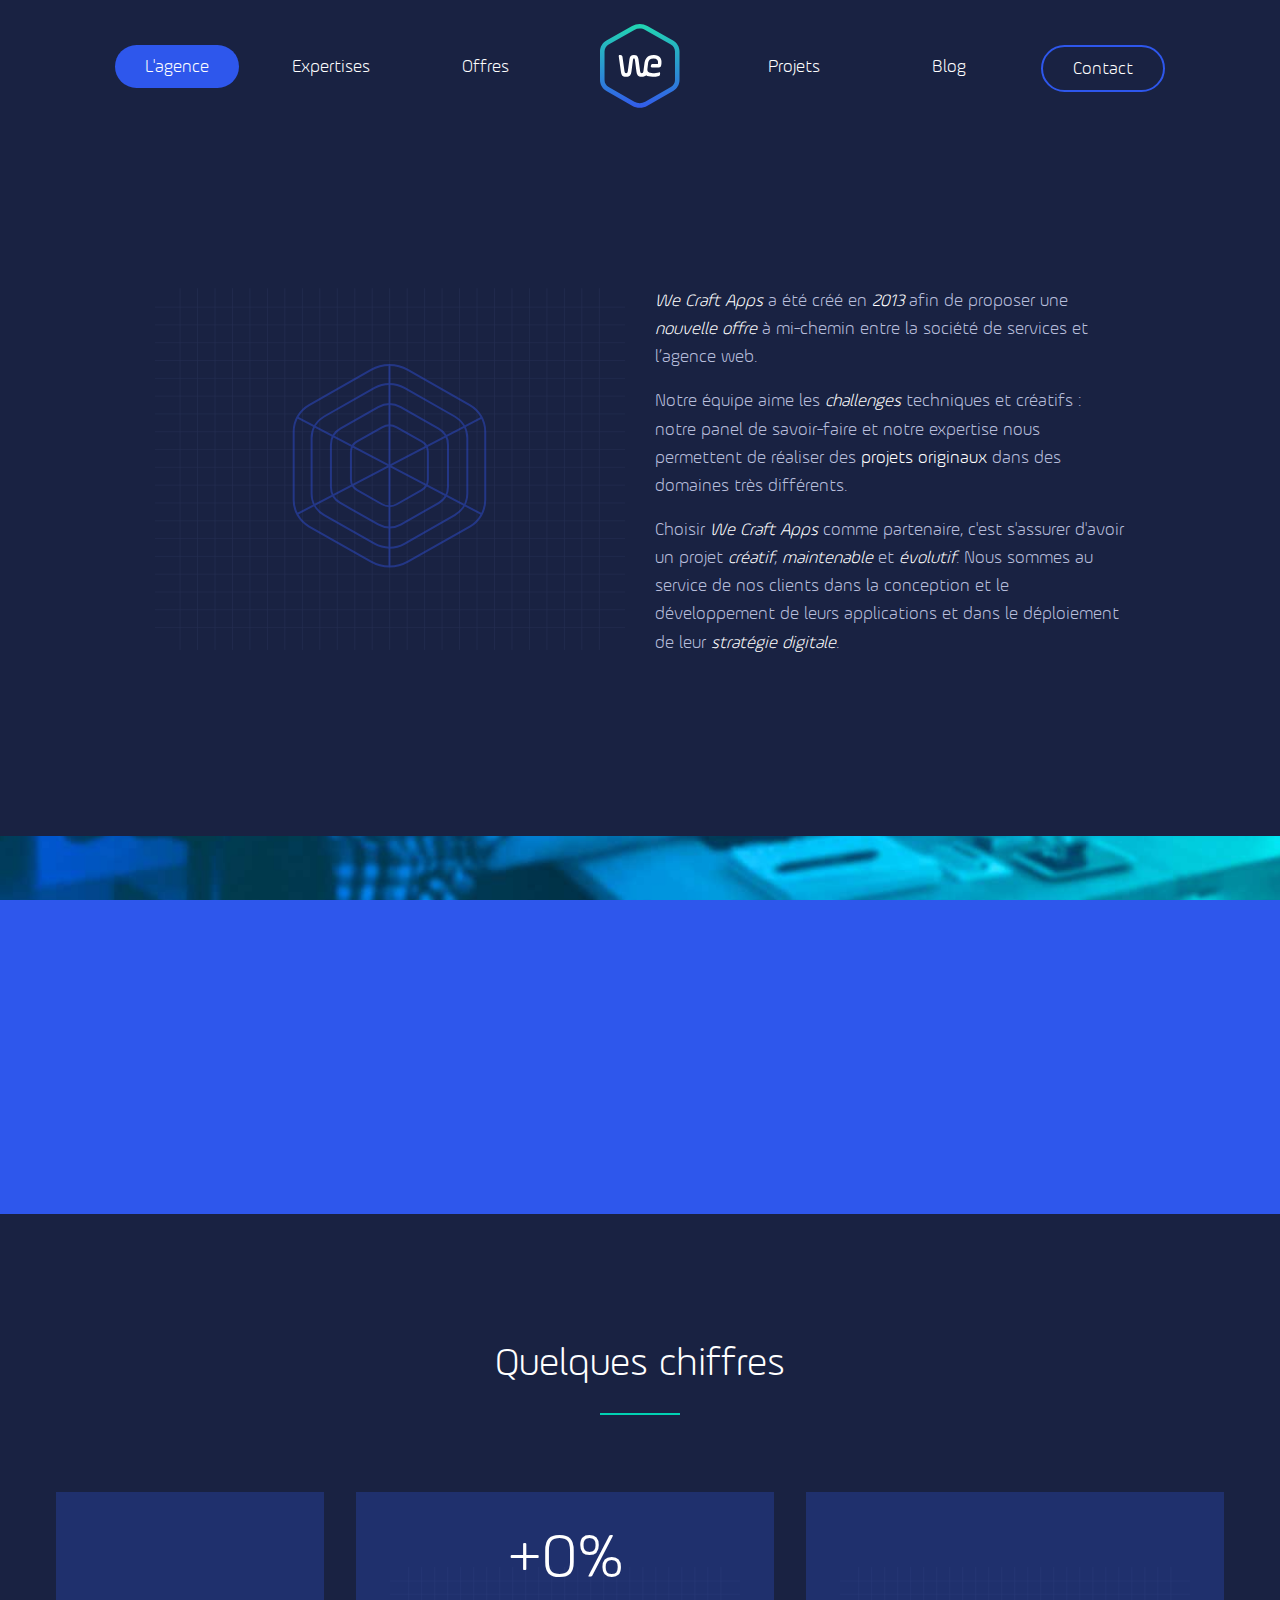
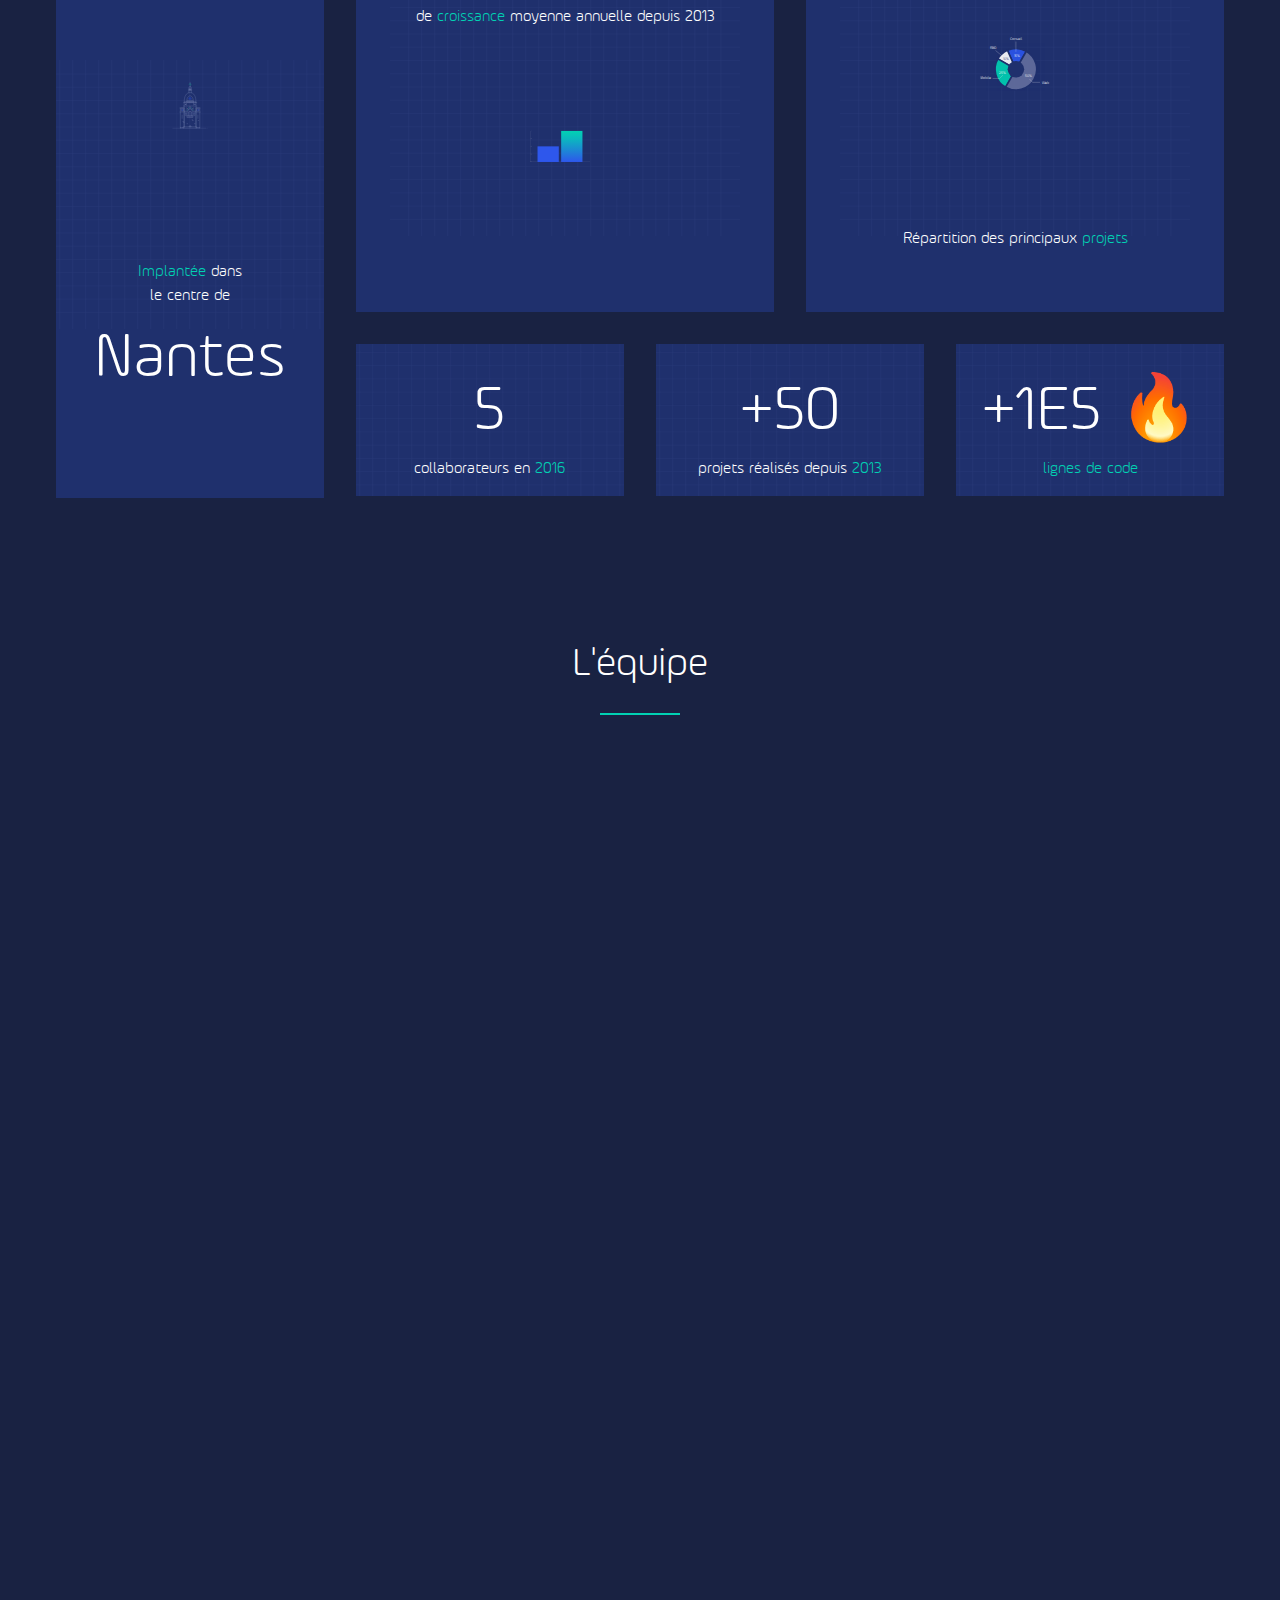
<file: we craft/agence.html>
<!doctype html>
<html lang="en">
<head>
    <meta charset="UTF-8">
    <meta name="viewport"
          content="width=device-width, user-scalable=no, initial-scale=1.0, maximum-scale=1.0, minimum-scale=1.0">
    <meta http-equiv="X-UA-Compatible" content="ie=edge">
    <title>We - Agence</title>

    <link rel="stylesheet" href="css/build1.0.css">
    <link rel="stylesheet" href="css/build2.0.css">
    <script src="js/walkway.min.js"></script>
    <script src="js/build.js"></script>
    <style>
        @keyframes chart {
            0%{
                transform:scale(.8) skewY(5deg);
                opacity: .6;
                transform-origin: 50% 50%;
            }

            33%{
                transform:scale(.5) skewY(25deg);
                opacity: .8;
                transform-origin: 50% 50%;
            }

            66%{
                transform:scale(1.2) skewY(0deg);
                opacity: .8;
                transform-origin: 50% 50%;
            }

            100%{
                transform:scale(1);
                transform-origin: 50% 50%;
                opacity: .8;
            }
        }
        @keyframes hover {
            0%{
                transform:scale(1);
                opacity: .8;
                transform-origin: 50% 50%;
            }

            50%{
                transform:scale(.82);
                opacity: .6;
                transform-origin: 50% 50%;
            }

            100%{
                transform:scale(1);
                transform-origin: 50% 50%;
                opacity: .8;
            }
        }
        @keyframes hover_1 {
            0%{
                transform:scale(1);
                opacity: .8;
                transform-origin: 50% 50%;
            }
            100%{
                transform:scale(1);
                transform-origin: 50% 50%;
                opacity: .8;
            }
        }
        @keyframes we {
            0%{
                transform:scale(0) translate(0,-100px);
                transform-origin: 50% 0;
                opacity: 0;
            }

            100%{
                transform:scale(1) translate(0,0);
                transform-origin: 50% 50%;
                opacity: 1;
            }
        }
        @keyframes nantes {
            from, to {
                transform: scale(0.1,0.1);
            }

            25% {
                transform: scale(.4);
            }

            50% {
                transform: scale(.8);
            }

            75% {
                transform: scale(.9);
            }

            from, to {
                transform: scale(1, 1);
            }

            25% {
                transform: scale(0.95, 0.95);
            }

            50% {
                transform: scale(1.6, 1.6);
            }

            75% {
                transform: scale(1.2, 1.2);
            }

            from, to {
                transform: scale(1, 1);
            }

            25% {
                transform: scale(0.95, 0.95);
            }

            50% {
                transform: scale(1.05, 1.05);
            }

            75% {
                transform: scale(0.96, 0.96);
            }

            100%{
                transform: scale(1, 1);
            }
        }
    </style>

</head>
<body style="overflow:auto">

    <!--初始加载画面-->
    <div class="launch" style="opacity: 1">
        <img src="svg/wca-logo-short.svg" alt="We Craft Apps" />
    </div>

    <!--页面主体-->
    <section class="main-container" id="app" style="background-color: rgba(255, 255, 255, 0); opacity: 0; display:none">

        <!--顶部导航-->
        <nav class="main" id="main-nav">
            <div class="row small-up-7">
                <!--Lagence-->
                <div class="columns">
                    <a class="ripple  v-link-active" href="javascript:void(0)">
                        <span class="icon"><img src="svg/id-card-2.svg" alt="L'agence"> </span>
                        <span class="text">L'agence</span>
                    </a>
                </div>
                <!--Expertises-->
                <div class="columns">
                    <a class="ripple" href="expertises.html">
                        <span class="icon"><img src="svg/settings.svg" alt="Expertises"> </span>
                        <span class="text">Expertises</span>
                    </a>
                </div>
                <!--Offres-->
                <div class="columns">
                    <a class="ripple" href="offres.html">
                        <span class="icon"><img src="svg/list-1.svg" alt="Offres"> </span>
                        <span class="text">Offres</span>
                    </a>
                </div>
                <!--Logo-->
                <div class="columns">
                    <a class="hero ripple v-link-active" href="index.html">
                        <svg id="we-logo-short" width="100%" height="100%" viewBox="0 0 154 162" version="1.1" xmlns="http://www.w3.org/2000/svg" xmlns:xlink="http://www.w3.org/1999/xlink" xml:space="preserve" style="fill-rule:evenodd;clip-rule:evenodd;stroke-linejoin:round;stroke-miterlimit:1.41421">
                            <!--Logo白色路径-->
                            <path id="we-hexagone-white" d="M61.812,3.871l-49.478,28.117c-7.608,4.325 -12.334,12.446 -12.334,21.197l0,54.725c0,8.75 4.726,16.871 12.334,21.196l49.478,28.114c4.545,2.584 9.634,3.872 14.73,3.872c5.09,0 10.185,-1.291 14.726,-3.872l49.476,-28.114c7.608,-4.325 12.334,-12.446 12.334,-21.196l0,-54.725c0,-8.751 -4.726,-16.872 -12.334,-21.197l-49.478,-28.119c-4.542,-2.579 -9.633,-3.869 -14.725,-3.869c-5.092,0 -10.184,1.29 -14.729,3.871ZM66.117,149.647l-49.476,-28.118c-4.89,-2.78 -7.928,-7.999 -7.928,-13.62l0,-54.725c0,-5.621 3.038,-10.84 7.928,-13.621l49.476,-28.114c6.43,-3.652 14.418,-3.652 20.841,0l49.479,28.114c4.89,2.781 7.928,8 7.928,13.621l0,54.725c0,5.621 -3.038,10.84 -7.928,13.62l-49.476,28.115c-3.216,1.827 -6.819,2.74 -10.425,2.74c-3.603,0 -7.206,-0.913 -10.419,-2.737Z" style="fill:white;fill-rule:nonzero;opacity:0"></path>
                            <!--Logo彩色路径-->
                            <path id="we-hexagone" d="M61.812,3.871l-49.478,28.117c-7.608,4.325 -12.334,12.446 -12.334,21.197l0,54.725c0,8.75 4.726,16.871 12.334,21.196l49.478,28.114c4.545,2.584 9.634,3.872 14.73,3.872c5.09,0 10.185,-1.291 14.726,-3.872l49.476,-28.114c7.608,-4.325 12.334,-12.446 12.334,-21.196l0,-54.725c0,-8.751 -4.726,-16.872 -12.334,-21.197l-49.478,-28.119c-4.542,-2.579 -9.633,-3.869 -14.725,-3.869c-5.092,0 -10.184,1.29 -14.729,3.871ZM66.117,149.647l-49.476,-28.118c-4.89,-2.78 -7.928,-7.999 -7.928,-13.62l0,-54.725c0,-5.621 3.038,-10.84 7.928,-13.621l49.476,-28.114c6.43,-3.652 14.418,-3.652 20.841,0l49.479,28.114c4.89,2.781 7.928,8 7.928,13.621l0,54.725c0,5.621 -3.038,10.84 -7.928,13.62l-49.476,28.115c-3.216,1.827 -6.819,2.74 -10.425,2.74c-3.603,0 -7.206,-0.913 -10.419,-2.737Z" style="fill:url(#wegrad1);fill-rule:nonzero"></path>
                            <!--文字路径-->
                            <path d="M104.162,59.568c-0.271,0 -0.514,0.021 -0.777,0.026l0.011,-0.008c-0.061,0 -0.119,0.013 -0.181,0.014c-12.774,0.332 -16.631,7.683 -17.808,17.582l-0.114,0.951l-1.651,12.541c-0.487,3.165 -1.377,3.974 -3.241,3.974c-1.944,0 -2.755,-0.809 -3.241,-3.974l-3.159,-23.158c-0.891,-6.162 -3.403,-7.948 -8.667,-7.948c-5.672,0 -7.777,2.274 -8.588,7.948l-3.185,23.177c-0.487,3.165 -1.378,3.974 -3.242,3.974c-1.943,0 -2.754,-0.809 -3.241,-3.974l-3.82,-27.866c-0.258,-1.868 -1.853,-3.259 -3.737,-3.259l-1.458,0.088c-1.243,0 -2.197,1.104 -2.019,2.336l4.102,28.969c1.053,7.056 2.019,10.697 10.2,10.697c7.29,0 9.316,-3.892 10.286,-10.786l2.755,-20.931c0.407,-2.754 0.732,-3.404 1.947,-3.404c1.294,0 1.619,0.65 2.023,3.404l2.675,20.931c0.97,6.894 3.078,10.786 10.369,10.786c4.219,0 6.727,-0.96 8.319,-2.829c2.724,1.904 6.77,2.781 12.388,2.781c4.029,0 8.661,-0.595 12.368,-1.732c1.066,-0.327 1.869,-1.283 1.998,-2.36l0.267,-2.473c0.157,-1.313 -0.975,-2.249 -2.284,-1.905c-3.35,0.882 -7.919,1.508 -11.547,1.508c-8.196,0 -11.326,-2.354 -10.621,-8.278l0.145,-1.132l1.154,-9.717l0.001,0l0.099,-0.934c0.656,-5.517 4.422,-8.22 10.508,-8.22c6.089,0 9.141,3.188 8.485,8.705l-0.241,1.785l-10.326,0c-1.614,0 -2.968,1.221 -3.133,2.828l-0.227,2.216c-0.098,0.948 0.646,1.772 1.599,1.772l14.223,0c1.857,0 3.582,-1.399 4.005,-3.244c0.346,-1.505 0.548,-2.997 0.702,-4.059c1.442,-9.95 -3.471,-16.784 -14.121,-16.802" style="fill:#fff;fill-rule:nonzero"></path>
                            <defs>
                                <linearGradient id="wegrad1" x1="0" y1="0" x2="1" y2="0" gradientUnits="userSpaceOnUse" gradientTransform="matrix(0,172.837,-172.837,0,76.5391,-5.53176)">
                                    <stop offset="0%" style="stop-color:#21dab0;stop-opacity:1"></stop>
                                    <stop offset="100%" style="stop-color:#3356ec;stop-opacity:1"></stop>
                                </linearGradient>
                            </defs>
                        </svg>
                    </a>
                </div>
                <!--Projets-->
                <div class="columns">
                    <a class="ripple" href="projets.html">
                        <span class="icon"><img src="svg/notebook-1.svg" alt="Projets"> </span>
                        <span class="text">Projets</span>
                    </a>
                </div>
                <!--Blog-->
                <div class="columns">
                    <a class="ripple" href="javascript:void(0)" target="_blank">
                        <span class="icon"><img src="svg/paper-plane-1.svg" alt="Blog"> </span>
                        <span class="text">Blog</span>
                    </a>
                </div>
                <!--Contact-->
                <div class="columns">
                    <a class="ripple" href="contact.html">
                        <span class="icon"><img src="svg/placeholder.svg" alt="Contact"> </span>
                        <span class="text">Contact</span>
                    </a>
                </div>
            </div>
        </nav>

        <!--内容-->
        <div class="fade-transition" style="padding-bottom: 662px;">

            <section id="page" class="page" data-height="3362" >
                <!--第一屏部分-->
                <section class="agency">
                    <div class="container">
                        <!--标题-->
                        <h1 class="text-center" style="transition:all .3s ease-in-out;">L'agence<br><hr></h1>
                        <!--内容-->
                        <div class="row">
                            <!--左侧部分-->
                            <div class="columns large-6">
                                <div class="radar">
                                    <div id="radar-chart" style="opacity: 1; transform: matrix(1, 0, 0, 1, 0, 0);">
                                        <svg id="radar-chart-svg" data-name="radar chart" xmlns="http://www.w3.org/2000/svg" xmlns:xlink="http://www.w3.org/1999/xlink" viewBox="0 0 474.5 470">
                                            <defs>
                                                <linearGradient id="radar-gradient" data-name="radar-gradient" x1="236.9" y1="393.48" x2="236.9" y2="190.48" gradientTransform="matrix(1, 0, 0, -1, 0, 471.28)" gradientUnits="userSpaceOnUse">
                                                    <stop offset="0" stop-color="#21dab0"></stop>
                                                    <stop offset="1" stop-color="#3356ec"></stop>
                                                </linearGradient>
                                            </defs>
                                            <title>radar-chart</title>
                                            <g opacity="0.08">
                                                <line x1="25.3" x2="25.3" y2="365.2" fill="none" stroke="#99aaf5" stroke-linejoin="round" stroke-width="0.75"></line>
                                                <line x1="42.9" x2="42.9" y2="365.2" fill="none" stroke="#99aaf5" stroke-linejoin="round" stroke-width="0.75"></line>
                                                <line x1="78.2" x2="78.2" y2="365.2" fill="none" stroke="#99aaf5" stroke-linejoin="round" stroke-width="0.75"></line>
                                                <line x1="113.5" x2="113.5" y2="365.2" fill="none" stroke="#99aaf5" stroke-linejoin="round" stroke-width="0.75"></line>
                                                <line x1="148.8" x2="148.8" y2="365.2" fill="none" stroke="#99aaf5" stroke-linejoin="round" stroke-width="0.75"></line>
                                                <line x1="219.3" x2="219.3" y2="365.2" fill="none" stroke="#99aaf5" stroke-linejoin="round" stroke-width="0.75"></line>
                                                <line x1="342.8" x2="342.8" y2="365.2" fill="none" stroke="#99aaf5" stroke-linejoin="round" stroke-width="0.75"></line>
                                                <line x1="395.7" x2="395.7" y2="365.2" fill="none" stroke="#99aaf5" stroke-linejoin="round" stroke-width="0.75"></line>
                                                <line x1="289.8" x2="289.8" y2="365.2" fill="none" stroke="#99aaf5" stroke-linejoin="round" stroke-width="0.75"></line>
                                                <line x1="184" x2="184" y2="365.2" fill="none" stroke="#99aaf5" stroke-linejoin="round" stroke-width="0.75"></line>
                                                <line x1="95.8" x2="95.8" y2="365.2" fill="none" stroke="#99aaf5" stroke-linejoin="round" stroke-width="0.75"></line>
                                                <line x1="60.6" x2="60.6" y2="365.2" fill="none" stroke="#99aaf5" stroke-linejoin="round" stroke-width="0.75"></line>
                                                <line x1="131.1" x2="131.1" y2="365.2" fill="none" stroke="#99aaf5" stroke-linejoin="round" stroke-width="0.75"></line>
                                                <line x1="166.4" x2="166.4" y2="365.2" fill="none" stroke="#99aaf5" stroke-linejoin="round" stroke-width="0.75"></line>
                                                <line x1="201.7" x2="201.7" y2="365.2" fill="none" stroke="#99aaf5" stroke-linejoin="round" stroke-width="0.75"></line>
                                                <line x1="236.9" x2="236.9" y2="365.2" fill="none" stroke="#99aaf5" stroke-linejoin="round" stroke-width="0.75"></line>
                                                <line x1="307.5" x2="307.5" y2="365.2" fill="none" stroke="#99aaf5" stroke-linejoin="round" stroke-width="0.75"></line>
                                                <line x1="272.2" x2="272.2" y2="365.2" fill="none" stroke="#99aaf5" stroke-linejoin="round" stroke-width="0.75"></line>
                                                <line x1="325.1" x2="325.1" y2="365.2" fill="none" stroke="#99aaf5" stroke-linejoin="round" stroke-width="0.75"></line>
                                                <line x1="254.6" x2="254.6" y2="365.2" fill="none" stroke="#99aaf5" stroke-linejoin="round" stroke-width="0.75"></line>
                                                <line x1="360.4" x2="360.4" y2="365.2" fill="none" stroke="#99aaf5" stroke-linejoin="round" stroke-width="0.75"></line>
                                                <line x1="430.9" x2="430.9" y2="365.2" fill="none" stroke="#99aaf5" stroke-linejoin="round" stroke-width="0.75"></line>
                                                <line x1="378" x2="378" y2="365.2" fill="none" stroke="#99aaf5" stroke-linejoin="round" stroke-width="0.75"></line>
                                                <line x1="448.6" x2="448.6" y2="365.2" fill="none" stroke="#99aaf5" stroke-linejoin="round" stroke-width="0.75"></line>
                                                <line x1="413.3" x2="413.3" y2="365.2" fill="none" stroke="#99aaf5" stroke-linejoin="round" stroke-width="0.75"></line>
                                                <line x1="474.5" y1="19.1" y2="19.1" fill="none" stroke="#99aaf5" stroke-linejoin="round" stroke-width="0.66"></line>
                                                <line x1="474.5" y1="37" y2="37" fill="none" stroke="#99aaf5" stroke-linejoin="round" stroke-width="0.66"></line>
                                                <line x1="474.5" y1="55" y2="55" fill="none" stroke="#99aaf5" stroke-linejoin="round" stroke-width="0.66"></line>
                                                <line x1="474.5" y1="73" y2="73" fill="none" stroke="#99aaf5" stroke-linejoin="round" stroke-width="0.66"></line>
                                                <line x1="474.5" y1="91" y2="91" fill="none" stroke="#99aaf5" stroke-linejoin="round" stroke-width="0.66"></line>
                                                <line x1="474.5" y1="126.9" y2="126.9" fill="none" stroke="#99aaf5" stroke-linejoin="round" stroke-width="0.66"></line>
                                                <line x1="474.5" y1="162.9" y2="162.9" fill="none" stroke="#99aaf5" stroke-linejoin="round" stroke-width="0.66"></line>
                                                <line x1="474.5" y1="198.8" y2="198.8" fill="none" stroke="#99aaf5" stroke-linejoin="round" stroke-width="0.66"></line>
                                                <line x1="474.5" y1="270.7" y2="270.7" fill="none" stroke="#99aaf5" stroke-linejoin="round" stroke-width="0.66"></line>
                                                <line x1="474.5" y1="342.6" y2="342.6" fill="none" stroke="#99aaf5" stroke-linejoin="round" stroke-width="0.66"></line>
                                                <line x1="474.5" y1="234.8" y2="234.8" fill="none" stroke="#99aaf5" stroke-linejoin="round" stroke-width="0.66"></line>
                                                <line x1="474.5" y1="144.9" y2="144.9" fill="none" stroke="#99aaf5" stroke-linejoin="round" stroke-width="0.66"></line>
                                                <line x1="474.5" y1="108.9" y2="108.9" fill="none" stroke="#99aaf5" stroke-linejoin="round" stroke-width="0.66"></line>
                                                <line x1="474.5" y1="180.8" y2="180.8" fill="none" stroke="#99aaf5" stroke-linejoin="round" stroke-width="0.66"></line>
                                                <line x1="474.5" y1="216.8" y2="216.8" fill="none" stroke="#99aaf5" stroke-linejoin="round" stroke-width="0.66"></line>
                                                <line x1="474.5" y1="252.7" y2="252.7" fill="none" stroke="#99aaf5" stroke-linejoin="round" stroke-width="0.66"></line>
                                                <line x1="474.5" y1="288.7" y2="288.7" fill="none" stroke="#99aaf5" stroke-linejoin="round" stroke-width="0.66"></line>
                                                <line x1="474.5" y1="324.6" y2="324.6" fill="none" stroke="#99aaf5" stroke-linejoin="round" stroke-width="0.66"></line>
                                                <line x1="474.5" y1="306.7" y2="306.7" fill="none" stroke="#99aaf5" stroke-linejoin="round" stroke-width="0.66"></line>
                                            </g>
                                            <g id="lines-chart" opacity="0.4">
                                                <line x1="236.7" y1="77.8" x2="236.7" y2="280.8" fill="none" stroke="#3356ec" stroke-miterlimit="10" stroke-width="2"></line>
                                                <line x1="143.6" y1="130.5" x2="330.2" y2="228.3" fill="none" stroke="#3356ec" stroke-miterlimit="10" stroke-width="2"></line>
                                                <line x1="329.8" y1="130.7" x2="143.8" y2="227.8" fill="none" stroke="#3356ec" stroke-miterlimit="10" stroke-width="2"></line>
                                                <path d="M236.7,281a37.6,37.6,0,0,1-18.6-4.9l-62.5-35.5A30.9,30.9,0,0,1,140,213.8v-69A30.9,30.9,0,0,1,155.6,118l62.5-35.5a37.8,37.8,0,0,1,37.2,0L317.8,118a30.9,30.9,0,0,1,15.6,26.8v69.1a30.9,30.9,0,0,1-15.6,26.7l-62.5,35.5A37.7,37.7,0,0,1,236.7,281Z" transform="translate(0 0)" fill="none" stroke="#3356ec" stroke-miterlimit="10" stroke-width="2"></path>
                                                <path d="M236.7,261.9a30.6,30.6,0,0,1-15.1-4l-50.8-28.8a25.1,25.1,0,0,1-12.7-21.7V151.2a25.1,25.1,0,0,1,12.7-21.7l50.8-28.9a30.7,30.7,0,0,1,30.2,0l50.8,28.9a25.1,25.1,0,0,1,12.7,21.7v56.1A25.1,25.1,0,0,1,302.6,229l-50.8,29A30.6,30.6,0,0,1,236.7,261.9Z" transform="translate(0 0)" fill="none" stroke="#3356ec" stroke-miterlimit="10" stroke-width="2"></path>
                                                <path d="M236.7,241.5a23,23,0,0,1-11.4-3l-38.2-21.7a18.9,18.9,0,0,1-9.5-16.4V158.2a18.9,18.9,0,0,1,9.5-16.4l38.2-21.7a23.1,23.1,0,0,1,22.8,0l38.2,21.7a18.9,18.9,0,0,1,9.5,16.4v42.3a18.9,18.9,0,0,1-9.5,16.4l-38.2,21.7A23,23,0,0,1,236.7,241.5Z" transform="translate(0 0)" fill="none" stroke="#3356ec" stroke-miterlimit="10" stroke-width="2"></path>
                                                <path d="M236.7,220.1a15.1,15.1,0,0,1-7.5-2l-25.1-14.3a12.4,12.4,0,0,1-6.3-10.7V165.4a12.4,12.4,0,0,1,6.3-10.7l25.1-14.3a15.2,15.2,0,0,1,14.9,0l25.1,14.3a12.4,12.4,0,0,1,6.3,10.7v27.7a12.4,12.4,0,0,1-6.3,10.7l-25.1,14.3A15.1,15.1,0,0,1,236.7,220.1Z" transform="translate(0 0)" fill="none" stroke="#3356ec" stroke-miterlimit="10" stroke-width="2"></path>
                                            </g>
                                            <polygon id="chart" points="330.2 228.3 236.7 280.8 143.8 227.8 143.6 130.5 236.7 77.8 329.8 130.7 330.2 228.3" fill="url(#radar-gradient)" data-svg-origin="236.90000915527344 179.29999542236328"></polygon>
                                            <g id="we" data-svg-origin="238.1500015258789 181.14132690429688" style="opacity: 0">
                                                <path d="M254.2,168.5h-.6c-7.8.2-10.1,4.7-10.8,10.7v.6l-1,7.6c-.3,1.9-.8,2.4-2,2.4s-1.7-.5-2-2.4l-2-14.1c-.5-3.7-2.1-4.8-5.3-4.8s-4.7,1.4-5.2,4.8l-1.9,14.1c-.3,1.9-.8,2.4-2,2.4s-1.7-.5-2-2.4l-2.3-17a2.3,2.3,0,0,0-2.3-2h-.9a1.2,1.2,0,0,0-1.2,1.2v.2l2.5,17.6c.6,4.3,1.2,6.5,6.2,6.5s5.7-2.4,6.3-6.6l1.7-12.7c.2-1.7.4-2.1,1.2-2.1s1,.4,1.2,2.1l1.6,12.7c.6,4.2,1.9,6.6,6.3,6.6,2.6,0,4.1-.6,5.1-1.7,1.7,1.2,4.1,1.7,7.5,1.7a27.2,27.2,0,0,0,7.5-1.1,1.8,1.8,0,0,0,1.2-1.4l.2-1.5a1.1,1.1,0,0,0-.9-1.2h-.5a30.3,30.3,0,0,1-7,.9c-5,0-6.9-1.4-6.5-5v-.7l.7-5.9h0v-.4c.4-3.4,2.7-5,6.4-5s5.6,1.9,5.2,5.3V179h-6.3a1.9,1.9,0,0,0-1.9,1.7V182a1,1,0,0,0,.9,1.1h8.8a2.6,2.6,0,0,0,2.4-2c.2-.9.3-1.8.4-2.5C263.6,172.7,260.7,168.5,254.2,168.5Z" transform="translate(0 0)" fill="#fff"></path>
                                            </g>
                                        </svg>
                                    </div>
                                    <span class="radar-label radar-1">Efficacité</span>
                                    <span class="radar-label radar-2">Expertise</span>
                                    <span class="radar-label radar-3">Agilité</span>
                                    <span class="radar-label radar-4">Accompagnement</span>
                                    <span class="radar-label radar-5">Créativité</span>
                                    <span class="radar-label radar-6">Innovation</span>
                                </div>
                            </div>
                            <!--右侧部分-->
                            <div class="columns large-6">
                                <p><em>We Craft Apps</em> a été créé en <em>2013</em> afin de proposer une <em>nouvelle offre</em> à mi-chemin entre la société de services et l’agence web.</p>
                                <p>Notre équipe aime les <em>challenges</em> techniques et créatifs : notre panel de savoir-faire et notre expertise nous permettent de réaliser des
                                    <a href="projets.html">projets originaux</a> dans des domaines très différents.
                                </p>
                                <p>Choisir <em>We Craft Apps</em> comme partenaire, c'est s'assurer d'avoir un projet <em>créatif</em>, <em>maintenable</em> et <em>évolutif</em>. Nous sommes au service de nos clients dans la conception et le développement de leurs applications et dans le déploiement de leur <em>stratégie digitale</em>.</p>
                            </div>
                        </div>
                    </div>
                </section>
                <!--LOGO&透明背景-->
                <section id="numbers" class="head-numbers">
                    <div style="opacity: 0; transform: matrix(1, 0, 0, 1, 0, 120);">
                        <img id="agency-we" src="./images/agency/we.svg" alt="we"></div>
                </section>
                <!--第三屏部分-->
                <section class="numbers">
                    <!--标题-->
                    <h2 class="text-center">Quelques chiffres<br><hr></h2>
                    <!--图表-->
                    <div class="row boxes large-collapse" style="opacity: 1;">
                        <!--左侧Nantes-->
                        <div class="columns large-3">
                            <div class="box h2">
                                <svg id="little-nantes" xmlns="http://www.w3.org/2000/svg" viewBox="0 0 159 211.6" preserveAspectRatio="xMidYMid meet" style="opacity: 1; transition:all 1.6s; transform: scale(.2)">
                                    <title>petitnantes</title>
                                    <line x1="79.9" y1="21.5" x2="79.9" y2="16.5" style="fill: none; stroke: rgb(100, 111, 158); stroke-linecap: round; stroke-linejoin: round; stroke-width: 1px; stroke-dasharray: 5, 5; stroke-dashoffset: 0;"></line>
                                    <line x1="79.9" y1="7.4" x2="79.9" y2="0.7" style="fill: none; stroke: rgb(150, 161, 206); stroke-linecap: round; stroke-linejoin: round; stroke-width: 1px; stroke-dasharray: 6.7, 6.7; stroke-dashoffset: 0;"></line>
                                    <path d="M778.9,69.2h-2.6a1.3,1.3,0,0,1-1.1-.5l-1.8-2.6a1.3,1.3,0,0,1,0-1.5l1.8-2.6a1.3,1.3,0,0,1,1.1-.5h2.6a1.3,1.3,0,0,1,1.1.5l1.8,2.6a1.3,1.3,0,0,1,0,1.5l-1.8,2.6A1.3,1.3,0,0,1,778.9,69.2Z" transform="translate(-697.6 -53.4)" style="fill: none; stroke: rgb(33, 218, 176); stroke-linecap: round; stroke-linejoin: round; stroke-width: 1px; stroke-dasharray: 26.0738, 26.0738; stroke-dashoffset: 0;"></path>
                                    <line x1="79.9" y1="11.9" x2="79.9" y2="11.9" style="fill: none; stroke: rgb(255, 255, 255); stroke-linecap: round; stroke-linejoin: round; stroke-width: 1px; stroke-dasharray: 0, 0; stroke-dashoffset: 0;"></line>
                                    <polygon points="35.9 210.8 35.9 118.6 53.1 118.6 53 210.8 35.9 210.8" style="fill:none;stroke:#96a1ce;stroke-linecap:round;stroke-linejoin:round;stroke-width:1px"></polygon>
                                    <polyline points="123.8 210.8 123.8 118.6 106.6 118.6 106.6 210.8" style="fill: none; stroke: rgb(150, 161, 206); stroke-linecap: round; stroke-linejoin: round; stroke-width: 1px; stroke-dasharray: 201.6, 201.6; stroke-dashoffset: 0;"></polyline>
                                    <polyline points="106.6 203.9 106.6 91.8 53.2 91.8 53.2 203.9" style="fill: none; stroke: rgb(150, 161, 206); stroke-linecap: round; stroke-linejoin: round; stroke-width: 1px; stroke-dasharray: 277.6, 277.6; stroke-dashoffset: 0;"></polyline>
                                    <path d="M804.2,145.3H750.8c0-25,8.4-42.5,26.7-42.5S804.2,120.2,804.2,145.3Z" transform="translate(-697.6 -53.4)" style="fill: none; stroke: rgb(150, 161, 206); stroke-linecap: round; stroke-linejoin: round; stroke-width: 1px; stroke-dasharray: 166.031, 166.031; stroke-dashoffset: 0;"></path>
                                    <path d="M783.2,103.5V92.2H771.9v11.3" transform="translate(-697.6 -53.4)" style="fill: none; stroke: rgb(150, 161, 206); stroke-linecap: round; stroke-linejoin: round; stroke-width: 1px; stroke-dasharray: 33.9, 33.9; stroke-dashoffset: 0;"></path>
                                    <line x1="49.7" y1="109.9" x2="110.3" y2="109.9" style="fill: none; stroke: rgb(150, 161, 206); stroke-linecap: round; stroke-linejoin: round; stroke-width: 1px; stroke-dasharray: 60.6, 60.6; stroke-dashoffset: 0;"></line>
                                    <line x1="85.4" y1="137.2" x2="125.8" y2="137.2" style="fill: none; stroke: rgb(150, 161, 206); stroke-linecap: round; stroke-linejoin: round; stroke-width: 1px; stroke-dasharray: 40.4, 40.4; stroke-dashoffset: 0;"></line>
                                    <line x1="33.8" y1="137.2" x2="74.3" y2="137.2" style="fill: none; stroke: rgb(150, 161, 206); stroke-linecap: round; stroke-linejoin: round; stroke-width: 1px; stroke-dasharray: 40.5, 40.5; stroke-dashoffset: 0;"></line>
                                    <line x1="49.7" y1="94.9" x2="110.3" y2="94.9" style="fill: none; stroke: rgb(150, 161, 206); stroke-linecap: round; stroke-linejoin: round; stroke-width: 1px; stroke-dasharray: 60.6, 60.6; stroke-dashoffset: 0;"></line>
                                    <rect x="49.7" y="203.9" width="60.6" height="6.92" style="fill:none;stroke:#96a1ce;stroke-linecap:round;stroke-linejoin:round;stroke-width:1px"></rect>
                                    <path d="M793.3,145.3H761.8c0-15.5,7-28,15.7-28S793.3,129.8,793.3,145.3Z" transform="translate(-697.6 -53.4)" style="fill: none; stroke: rgb(150, 161, 206); stroke-linecap: round; stroke-linejoin: round; stroke-width: 1px; stroke-dasharray: 101.598, 101.598; stroke-dashoffset: 0;"></path>
                                    <line x1="67.8" y1="84.2" x2="91.8" y2="84.2" style="fill: none; stroke: rgb(150, 161, 206); stroke-linecap: round; stroke-linejoin: round; stroke-width: 1px; stroke-dasharray: 24, 24; stroke-dashoffset: 0;"></line>
                                    <line x1="69.4" y1="86.9" x2="69.4" y2="89.2" style="fill: none; stroke: rgb(150, 161, 206); stroke-linecap: round; stroke-linejoin: round; stroke-width: 1.00957px; stroke-dasharray: 2.3, 2.3; stroke-dashoffset: 0;"></line>
                                    <line x1="79.6" y1="86.9" x2="79.6" y2="89.2" style="fill: none; stroke: rgb(150, 161, 206); stroke-linecap: round; stroke-linejoin: round; stroke-width: 1.00957px; stroke-dasharray: 2.3, 2.3; stroke-dashoffset: 0;"></line>
                                    <line x1="74.5" y1="86.9" x2="74.5" y2="89.2" style="fill: none; stroke: rgb(150, 161, 206); stroke-linecap: round; stroke-linejoin: round; stroke-width: 1.00957px; stroke-dasharray: 2.3, 2.3; stroke-dashoffset: 0;"></line>
                                    <line x1="84.9" y1="86.9" x2="84.9" y2="89.2" style="fill: none; stroke: rgb(150, 161, 206); stroke-linecap: round; stroke-linejoin: round; stroke-width: 1.00957px; stroke-dasharray: 2.3, 2.3; stroke-dashoffset: 0;"></line>
                                    <line x1="90" y1="86.9" x2="90" y2="89.2" style="fill: none; stroke: rgb(150, 161, 206); stroke-linecap: round; stroke-linejoin: round; stroke-width: 1.00957px; stroke-dasharray: 2.3, 2.3; stroke-dashoffset: 0;"></line>
                                    <polyline points="83.7 72.9 83.7 80 76 80 76 72.9" style="fill: none; stroke: rgb(51, 86, 236); stroke-linecap: round; stroke-linejoin: round; stroke-width: 1px; stroke-dasharray: 21.9, 21.9; stroke-dashoffset: 0;"></polyline>
                                    <polyline points="78.3 70 78.3 77.1 72.8 77.1" style="fill: none; stroke: rgb(51, 86, 236); stroke-linecap: round; stroke-linejoin: round; stroke-width: 1px; stroke-dasharray: 12.6, 12.6; stroke-dashoffset: 0;"></polyline>
                                    <polyline points="81.3 70 81.3 77.1 86.9 77.1" style="fill: none; stroke: rgb(51, 86, 236); stroke-linecap: round; stroke-linejoin: round; stroke-width: 1px; stroke-dasharray: 12.7, 12.7; stroke-dashoffset: 0;"></polyline>
                                    <line x1="63.6" y1="98.2" x2="63.6" y2="105.3" style="fill: none; stroke: rgb(150, 161, 206); stroke-linecap: round; stroke-linejoin: round; stroke-width: 1px; stroke-dasharray: 7.1, 7.1; stroke-dashoffset: 0;"></line>
                                    <line x1="95.6" y1="98.2" x2="95.6" y2="105.3" style="fill: none; stroke: rgb(150, 161, 206); stroke-linecap: round; stroke-linejoin: round; stroke-width: 1px; stroke-dasharray: 7.1, 7.1; stroke-dashoffset: 0;"></line>
                                    <circle cx="58.4" cy="102.2" r="1.7" style="fill:none;stroke:#96a1ce;stroke-linecap:round;stroke-linejoin:round;stroke-width:1.00956800580025px"></circle>
                                    <circle cx="101" cy="102.2" r="1.7" style="fill:none;stroke:#96a1ce;stroke-linecap:round;stroke-linejoin:round;stroke-width:1.00956800580025px"></circle>
                                    <circle cx="115.7" cy="127.9" r="1.7" style="fill:none;stroke:#3356ec;stroke-linecap:round;stroke-linejoin:round;stroke-width:1.00956800580025px"></circle>
                                    <line x1="72.4" y1="38.6" x2="87.5" y2="38.6" style="fill: none; stroke: rgb(150, 161, 206); stroke-linecap: round; stroke-linejoin: round; stroke-width: 1px; stroke-dasharray: 15.1, 15.1; stroke-dashoffset: 0;"></line>
                                    <path d="M79.9,21.5h0a5.6,5.6,0,0,1,5.6,5.6v7.5a0,0,0,0,1,0,0H74.2a0,0,0,0,1,0,0V27.1A5.6,5.6,0,0,1,79.9,21.5Z" style="fill: none; stroke: rgb(150, 161, 206); stroke-linecap: round; stroke-linejoin: round; stroke-width: 1px; stroke-dasharray: 43.9951, 43.9951; stroke-dashoffset: 0;"></path>
                                    <path d="M775.1,88V82.4a2.4,2.4,0,0,1,2.4-2.4h0a2.4,2.4,0,0,1,2.4,2.4V88" transform="translate(-697.6 -53.4)" style="fill: none; stroke: rgb(150, 161, 206); stroke-linecap: round; stroke-linejoin: round; stroke-width: 1px; stroke-dasharray: 18.7411, 18.7411; stroke-dashoffset: 0;"></path>
                                    <line x1="72.4" y1="34.6" x2="87.5" y2="34.6" style="fill: none; stroke: rgb(150, 161, 206); stroke-linecap: round; stroke-linejoin: round; stroke-width: 1px; stroke-dasharray: 15.1, 15.1; stroke-dashoffset: 0;"></line>
                                    <path d="M804.2,186.5H787.1a9.6,9.6,0,0,0-9.6-9.6h0a9.6,9.6,0,0,0-9.6,9.6H750.7" transform="translate(-697.6 -53.4)" style="fill: none; stroke: rgb(150, 161, 206); stroke-linecap: round; stroke-linejoin: round; stroke-width: 1px; stroke-dasharray: 64.4637, 64.4637; stroke-dashoffset: 0;"></path>
                                    <path d="M771.9,206.9V192.1c0-3.1,2.5-4.6,5.6-4.6h0c3.1,0,5.6,1.5,5.6,4.6v14.8" transform="translate(-697.6 -53.4)" style="fill: none; stroke: rgb(150, 161, 206); stroke-linecap: round; stroke-linejoin: round; stroke-width: 1px; stroke-dasharray: 45.9467, 45.9467; stroke-dashoffset: 0;"></path>
                                    <line x1="79.8" y1="120.7" x2="79.8" y2="113.3" style="fill: none; stroke: rgb(255, 255, 255); stroke-linecap: round; stroke-linejoin: round; stroke-width: 1px; stroke-dasharray: 7.4, 7.4; stroke-dashoffset: 0;"></line>
                                    <line x1="88.9" y1="124.3" x2="94.7" y2="119.9" style="fill: none; stroke: rgb(255, 255, 255); stroke-linecap: round; stroke-linejoin: round; stroke-width: 1px; stroke-dasharray: 7.28011, 7.28011; stroke-dashoffset: 0;"></line>
                                    <line x1="70.8" y1="124.4" x2="65" y2="119.9" style="fill: none; stroke: rgb(255, 255, 255); stroke-linecap: round; stroke-linejoin: round; stroke-width: 1px; stroke-dasharray: 7.34098, 7.34098; stroke-dashoffset: 0;"></line>
                                    <line x1="74.6" y1="121.8" x2="72.8" y2="117.2" style="fill: none; stroke: rgb(33, 218, 176); stroke-linecap: round; stroke-linejoin: round; stroke-width: 1px; stroke-dasharray: 4.93964, 4.93964; stroke-dashoffset: 0;"></line>
                                    <line x1="67.9" y1="128.5" x2="64.3" y2="127.3" style="fill: none; stroke: rgb(33, 218, 176); stroke-linecap: round; stroke-linejoin: round; stroke-width: 1px; stroke-dasharray: 3.79473, 3.79473; stroke-dashoffset: 0;"></line>
                                    <line x1="85.1" y1="121.8" x2="86.8" y2="117.4" style="fill: none; stroke: rgb(33, 218, 176); stroke-linecap: round; stroke-linejoin: round; stroke-width: 1px; stroke-dasharray: 4.71699, 4.71699; stroke-dashoffset: 0;"></line>
                                    <line x1="91.8" y1="128.4" x2="95.4" y2="127.3" style="fill: none; stroke: rgb(33, 218, 176); stroke-linecap: round; stroke-linejoin: round; stroke-width: 1px; stroke-dasharray: 3.76431, 3.76431; stroke-dashoffset: 0;"></line>
                                    <line x1="70.2" y1="141.2" x2="70.2" y2="153.6" style="fill: none; stroke: rgb(150, 161, 206); stroke-linecap: round; stroke-linejoin: round; stroke-width: 1px; stroke-dasharray: 12.4, 12.4; stroke-dashoffset: 0;"></line>
                                    <line x1="89.5" y1="141.2" x2="89.5" y2="153.6" style="fill: none; stroke: rgb(150, 161, 206); stroke-linecap: round; stroke-linejoin: round; stroke-width: 1px; stroke-dasharray: 12.4, 12.4; stroke-dashoffset: 0;"></line>
                                    <rect x="60.6" y="141.2" width="3" height="12.4" style="fill:none;stroke:#96a1ce;stroke-linecap:round;stroke-linejoin:round;stroke-width:1px"></rect>
                                    <rect x="97.8" y="141.2" width="3" height="12.4" style="fill:none;stroke:#96a1ce;stroke-linecap:round;stroke-linejoin:round;stroke-width:1px"></rect>
                                    <rect x="67.1" y="153.6" width="25.6" height="8.05" style="fill:none;stroke:#96a1ce;stroke-linecap:round;stroke-linejoin:round;stroke-width:1px"></rect>
                                    <line x1="70.4" y1="156.3" x2="70.4" y2="159.2" style="fill: none; stroke: rgb(150, 161, 206); stroke-linecap: round; stroke-linejoin: round; stroke-width: 1.00957px; stroke-dasharray: 2.9, 2.9; stroke-dashoffset: 0;"></line>
                                    <line x1="79.7" y1="156.3" x2="79.7" y2="159.2" style="fill: none; stroke: rgb(150, 161, 206); stroke-linecap: round; stroke-linejoin: round; stroke-width: 1.00957px; stroke-dasharray: 2.9, 2.9; stroke-dashoffset: 0;"></line>
                                    <line x1="75.1" y1="156.3" x2="75.1" y2="159.2" style="fill: none; stroke: rgb(150, 161, 206); stroke-linecap: round; stroke-linejoin: round; stroke-width: 1.00957px; stroke-dasharray: 2.9, 2.9; stroke-dashoffset: 0;"></line>
                                    <line x1="84.3" y1="156.3" x2="84.3" y2="159.2" style="fill: none; stroke: rgb(150, 161, 206); stroke-linecap: round; stroke-linejoin: round; stroke-width: 1.00957px; stroke-dasharray: 2.9, 2.9; stroke-dashoffset: 0;"></line>
                                    <line x1="89" y1="156.3" x2="89" y2="159.2" style="fill: none; stroke: rgb(150, 161, 206); stroke-linecap: round; stroke-linejoin: round; stroke-width: 1.00957px; stroke-dasharray: 2.9, 2.9; stroke-dashoffset: 0;"></line>
                                    <path d="M777.5,252.2a5.2,5.2,0,0,0-5.2,5.2h10.4A5.2,5.2,0,0,0,777.5,252.2Z" transform="translate(-697.6 -53.4)" style="fill: none; stroke: rgb(150, 161, 206); stroke-linecap: round; stroke-linejoin: round; stroke-width: 1px; stroke-dasharray: 26.7389, 26.7389; stroke-dashoffset: 0;"></path>
                                    <rect x="111" y="123.2" width="9.4" height="9.42" style="fill:none;stroke:#96a1ce;stroke-linecap:round;stroke-linejoin:round;stroke-width:1.00956800580025px"></rect>
                                    <line x1="106.6" y1="118.6" x2="125.8" y2="118.6" style="fill: none; stroke: rgb(150, 161, 206); stroke-linecap: round; stroke-linejoin: round; stroke-width: 1px; stroke-dasharray: 19.2, 19.2; stroke-dashoffset: 0;"></line>
                                    <line x1="110.3" y1="207.4" x2="123.8" y2="207.4" style="fill: none; stroke: rgb(150, 161, 206); stroke-linecap: round; stroke-linejoin: round; stroke-width: 1px; stroke-dasharray: 13.5, 13.5; stroke-dashoffset: 0;"></line>
                                    <line x1="110.1" y1="210.9" x2="123.6" y2="210.9" style="fill: none; stroke: rgb(150, 161, 206); stroke-linecap: round; stroke-linejoin: round; stroke-width: 1px; stroke-dasharray: 13.5, 13.5; stroke-dashoffset: 0;"></line>
                                    <circle cx="44" cy="127.9" r="1.7" style="fill:none;stroke:#3356ec;stroke-linecap:round;stroke-linejoin:round;stroke-width:1.00956800580025px"></circle>
                                    <rect x="736.9" y="176.6" width="9.4" height="9.42" transform="translate(785.6 309.2) rotate(-180)" style="fill:none;stroke:#96a1ce;stroke-linecap:round;stroke-linejoin:round;stroke-width:1.00956800580025px"></rect>
                                    <line x1="53.1" y1="118.6" x2="33.8" y2="118.6" style="fill: none; stroke: rgb(150, 161, 206); stroke-linecap: round; stroke-linejoin: round; stroke-width: 1px; stroke-dasharray: 19.3, 19.3; stroke-dashoffset: 0;"></line>
                                    <line x1="49.4" y1="207.4" x2="35.9" y2="207.4" style="fill: none; stroke: rgb(150, 161, 206); stroke-linecap: round; stroke-linejoin: round; stroke-width: 1px; stroke-dasharray: 13.5, 13.5; stroke-dashoffset: 0;"></line>
                                    <line x1="115.2" y1="150.7" x2="115.2" y2="165.5" style="fill: none; stroke: rgb(150, 161, 206); stroke-linecap: round; stroke-linejoin: round; stroke-width: 1px; stroke-dasharray: 14.8, 14.8; stroke-dashoffset: 0;"></line>
                                    <line x1="44" y1="150.7" x2="44" y2="165.5" style="fill: none; stroke: rgb(150, 161, 206); stroke-linecap: round; stroke-linejoin: round; stroke-width: 1px; stroke-dasharray: 14.8, 14.8; stroke-dashoffset: 0;"></line>
                                    <line x1="47.2" y1="180.2" x2="49.8" y2="180.2" style="fill: none; stroke: rgb(150, 161, 206); stroke-linecap: round; stroke-linejoin: round; stroke-width: 1.00957px; stroke-dasharray: 2.6, 2.6; stroke-dashoffset: 0;"></line>
                                    <line x1="49.8" y1="183.4" x2="53" y2="183.4" style="fill: none; stroke: rgb(150, 161, 206); stroke-linecap: round; stroke-linejoin: round; stroke-width: 1.00957px; stroke-dasharray: 3.2, 3.2; stroke-dashoffset: 0;"></line>
                                    <line x1="88.8" y1="172.1" x2="91.2" y2="172.1" style="fill: none; stroke: rgb(150, 161, 206); stroke-linecap: round; stroke-linejoin: round; stroke-width: 1.00957px; stroke-dasharray: 2.4, 2.4; stroke-dashoffset: 0;"></line>
                                    <line x1="116.5" y1="175.3" x2="118.9" y2="175.3" style="fill: none; stroke: rgb(150, 161, 206); stroke-linecap: round; stroke-linejoin: round; stroke-width: 1.00957px; stroke-dasharray: 2.4, 2.4; stroke-dashoffset: 0;"></line>
                                    <line x1="66" y1="189.7" x2="68.4" y2="189.7" style="fill: none; stroke: rgb(150, 161, 206); stroke-linecap: round; stroke-linejoin: round; stroke-width: 1.00957px; stroke-dasharray: 2.4, 2.4; stroke-dashoffset: 0;"></line>
                                    <line x1="99.4" y1="189.7" x2="101.9" y2="189.7" style="fill: none; stroke: rgb(150, 161, 206); stroke-linecap: round; stroke-linejoin: round; stroke-width: 1.00957px; stroke-dasharray: 2.5, 2.5; stroke-dashoffset: 0;"></line>
                                    <line x1="91.4" y1="175.3" x2="93.8" y2="175.3" style="fill: none; stroke: rgb(150, 161, 206); stroke-linecap: round; stroke-linejoin: round; stroke-width: 1.00957px; stroke-dasharray: 2.4, 2.4; stroke-dashoffset: 0;"></line>
                                    <line x1="79.8" y1="134.1" x2="79.8" y2="153.5" style="fill: none; stroke: rgb(150, 161, 206); stroke-linecap: round; stroke-linejoin: round; stroke-width: 0.673045px; stroke-dasharray: 19.4, 19.4; stroke-dashoffset: 0;"></line>
                                    <line x1="157.3" y1="210.9" x2="158.3" y2="210.9" style="fill: none; stroke: rgb(150, 161, 206); stroke-linecap: round; stroke-linejoin: round; stroke-width: 1px; stroke-dasharray: 1, 1; stroke-dashoffset: 0;"></line>
                                    <line x1="0.7" y1="210.9" x2="151.5" y2="210.9" style="fill: none; stroke: rgb(150, 161, 206); stroke-linecap: round; stroke-linejoin: round; stroke-width: 1px; stroke-dasharray: 150.8, 150.8; stroke-dashoffset: 0;"></line>
                                </svg>
                                <strong>Implantée</strong>
                                dans<br>le centre de<br>
                                <big>Nantes</big>
                            </div>
                        </div>
                        <!--右侧Other-->
                        <div class="columns large-9">
                            <!--TOP-->
                            <div class="row large-collapse">
                                <!--Left图表-->
                                <div class="columns large-6">
                                    <div class="box h1">
                                        <span><big>+<span>0</span>%</big><br>de <strong>croissance</strong> moyenne annuelle depuis 2013 </span>
                                        <svg id="bar-chart" xmlns="http://www.w3.org/2000/svg" xmlns:xlink="http://www.w3.org/1999/xlink" viewBox="0 0 594.6 314.8" style="opacity: 1; transition:all 1.2s; transform: scale(.2)">
                                            <defs>
                                                <linearGradient id="bar-gradient" data-name="bar gradient" x1="416.05" y1="314.31" x2="416.05" y2="0.5" gradientUnits="userSpaceOnUse">
                                                    <stop offset="0" stop-color="#2e57ec"></stop>
                                                    <stop offset="0.27" stop-color="#217bdb"></stop>
                                                    <stop offset="0.76" stop-color="#0ababe"></stop>
                                                    <stop offset="1" stop-color="#01d2b3"></stop>
                                                </linearGradient>
                                            </defs>
                                            <title>bar-chart</title>
                                            <g>
                                                <!--X轴-->
                                                <g>
                                                    <line x1="0.5" y1="314.3" x2="594.1" y2="314.3" fill="none" stroke="#fff" stroke-miterlimit="10"></line>
                                                    <g>
                                                        <line x1="0.5" y1="314.3" x2="0.5" y2="306.4" fill="none" stroke="#fff" stroke-miterlimit="10"></line>
                                                        <line x1="594.1" y1="314.3" x2="594.1" y2="306.4" fill="none" stroke="#fff" stroke-miterlimit="10"></line>
                                                    </g>
                                                </g>
                                                <!--Y轴-->
                                                <g>
                                                    <line x1="0.5" y1="314.3" x2="0.5" y2="0.5" fill="none" stroke="#fff" stroke-miterlimit="10"></line>
                                                    <g>
                                                        <line x1="0.5" y1="314.3" x2="15.3" y2="314.3" fill="none" stroke="#fff" stroke-miterlimit="10"></line>
                                                        <line x1="0.5" y1="235.8" x2="15.3" y2="235.8" fill="none" stroke="#fff" stroke-miterlimit="10"></line>
                                                        <line x1="0.5" y1="157.4" x2="15.3" y2="157.4" fill="none" stroke="#fff" stroke-miterlimit="10"></line>
                                                        <line x1="0.5" y1="78.9" x2="15.3" y2="78.9" fill="none" stroke="#fff" stroke-miterlimit="10"></line>
                                                        <line x1="0.5" y1="0.5" x2="15.3" y2="0.5" fill="none" stroke="#fff" stroke-miterlimit="10"></line>
                                                    </g>
                                                </g>
                                                <!--柱状图-->
                                                <g>
                                                    <rect x="309.2" y="0.5" width="213.7" height="313.81" fill="url(#bar-gradient)"></rect>
                                                    <rect x="71.7" y="157.4" width="213.7" height="156.9" fill="#2e57ec"></rect>
                                                </g>
                                            </g>
                                        </svg>
                                    </div>
                                </div>
                                <!--Right图表-->
                                <div class="columns large-6">
                                    <div class="box h1">
                                        <!--饼状图-->
                                        <svg id="circle-chart" xmlns="http://www.w3.org/2000/svg" viewBox="0 0 1273.8 999.8" preserveAspectRatio="xMidYMid meet" style="opacity: 1; transition:all .8s; transform: scale(.2)">
                                            <title>cirle-chart</title>
                                            <g>
                                                <path d="M653.6,601.5L497.8,251.4c116-51.7,237.5-45.3,347.5,18.2Z" fill="#2e57ec" stroke="#1f306d" stroke-miterlimit="10" stroke-width="30"></path>
                                                <text transform="translate(612.6 366.1)" font-size="71.77" fill="#fff">15%</text>
                                            </g>
                                            <g>
                                                <path d="M653.6,601.5L321.8,409.9c42.3-73.3,98.7-124,176-158.5Z" fill="#fff" stroke="#1f306d" stroke-miterlimit="10" stroke-width="30"></path>
                                                <text transform="translate(416.2 432.7)" font-size="71.77" fill="#1f306d">10%</text>
                                            </g>
                                            <g>
                                                <path d="M653.6,601.5L462,933.4C278.7,827.6,215.9,593.2,321.8,409.9h0Z" fill="#01d2b3" stroke="#1f306d" stroke-miterlimit="10" stroke-width="30"></path>
                                                <text transform="translate(344.7 683.6)" font-size="71.77" fill="#fff">25%</text>
                                            </g>
                                            <g>
                                                <path d="M653.6,601.5L845.2,269.6c183.3,105.8,246.1,340.2,140.3,523.5S645.3,1039.2,462,933.4h0Z" fill="#646f9e" stroke="#1f306d" stroke-miterlimit="10" stroke-width="30"></path>
                                                <text transform="translate(815.4 738.5)" font-size="71.77" fill="#fff">50%</text>
                                            </g>
                                            <circle cx="653.6" cy="601.5" r="152" fill="#1f306d"></circle>
                                            <text transform="translate(1135.9 865.7)" font-size="71.77" fill="#fff">
                                                <tspan letter-spacing="-1">W</tspan><tspan x="62.3" y="0">eb</tspan>
                                            </text>
                                            <polyline points="1097.4 841.4 959.5 841.4 902.8 779.3" fill="none" stroke="#fff" stroke-miterlimit="10" stroke-width="4"></polyline>
                                            <text transform="translate(0 783.3)" font-size="71.77" fill="#fff">Mobile</text>
                                            <text transform="translate(180 224.2)" font-size="71.77" fill="#fff">R&amp;D</text>
                                            <text transform="translate(542.1 59.2)" font-size="71.77" fill="#fff">Conseil</text>
                                            <polyline points="225 770.1 352 770.1 416.2 707.9" fill="none" stroke="#fff" stroke-miterlimit="10" stroke-width="4"></polyline>
                                            <line x1="278.1" y1="254.7" x2="411.3" y2="365.1" fill="none" stroke="#fff" stroke-miterlimit="10" stroke-width="4"></line>
                                            <line x1="653.6" y1="89.7" x2="653.6" y2="278.7" fill="none" stroke="#fff" stroke-miterlimit="10" stroke-width="4"></line>
                                        </svg>
                                        Répartition des principaux <strong>projets</strong>
                                    </div>
                                </div>
                            </div>
                            <!--BOTTOM-->
                            <div class="row large-collapse">
                                <div class="columns large-4">
                                    <div class="box">
                                        <big><span>5</span></big><br>collaborateurs en <strong>2016</strong>
                                    </div>
                                </div>
                                <div class="columns large-4">
                                    <div class="box">
                                        <big>+<span>50</span></big><br>projets réalisés depuis
                                        <strong>2013</strong>
                                    </div>
                                </div>
                                <div class="columns large-4">
                                    <div class="box">
                                        <big><span>+1E5 🔥</span></big><br>
                                        <strong>lignes de code</strong>
                                    </div>
                                </div>
                            </div>
                        </div>
                    </div>
                </section>

                <!--we_team-->
                <section class="team">
                    <h2 class="text-center">L'équipe<br><hr></h2>
                    <div class="workers" style="opacity: 0; transform: translate(0,200px); transition:all .8s ease-in-out;">
                        <div class="worker">
                            <img src="./images/team/priscilia3.jpg" alt="priscilia">
                            <br>Priscilia<br><em>CEO &amp; Co-fondatrice</em><br><small>#dev #front #data #ux</small>
                        </div>
                        <div class="worker">
                            <img src="./images/team/renaud3.jpg" alt="renaud">
                            <br>Renaud<br><em>CTO &amp; Co-fondateur</em><br><small>#dev #back #system #mobile</small>
                        </div>
                        <div class="worker">
                            <img src="./images/team/guillaume.jpg" alt="guillaume">
                            <br>Guillaume<br><em>Project Manager</em><br><small>#gestion #projet #marketing</small>
                        </div>
                        <div class="worker">
                            <img src="./images/team/madeline.jpg" alt="madeline">
                            <br>Madeline<br><em>Développeuse</em><br><small>#web #front #design</small>
                        </div>
                        <div class="worker">
                            <img src="./images/team/marianna.jpg" alt="marianna">
                            <br>Marianna<br><em>Business Developper</em><br><small>#commercial</small>
                        </div>
                        <div class="worker">
                            <img src="./images/team/next.jpg" alt="Et vous ?">
                            <br>Bientôt vous ?<br><em>Rejoignez-nous !</em><br><small>job@wecraftapps.com</small>
                        </div>
                    </div>
                </section>
            </section>

            <!--页尾-->
            <section id="contact" class="contact">
                <div class="content" style="height: 662px;">
                    <h2 id="contactTitle" class="text-center">
                        <span>C</span>
                        <span>o</span>
                        <span>n</span>
                        <span>t</span>
                        <span>a</span>
                        <span>c</span>
                        <span>t</span>
                        <span>e</span>
                        <span>z</span>
                        <span>-</span>
                        <span>n</span>
                        <span>o</span>
                        <span>u</span>
                        <span>s</span>
                        <span>&nbsp;</span>
                        <span>!</span>
                    </h2>
                    <div class="container text-center socials">
                        <!--TW-->
                        <a href="javascript:void(0)">
                            <svg id="twitter" data-name="twitter" xmlns="http://www.w3.org/2000/svg" viewBox="0 0 89.6 94.3">
                                <title>twitter</title>
                                <path d="M69.6,31.7H69.5A19.8,19.8,0,0,1,65,36.7a0.9,0.9,0,0,0-.4.9V39c-0.1.8-.1,1.7-0.2,2.5s-0.2,1.5-.3,2.2a30,30,0,0,1-2.3,7.1,29.1,29.1,0,0,1-8.3,10.6,27,27,0,0,1-8,4.4A26.5,26.5,0,0,1,39.7,67l-2.6.2H32.1l-2.5-.4a28.5,28.5,0,0,1-8.8-3.4L20,62.8h4.6l1.8-.3a20.4,20.4,0,0,0,8.3-3.7l0.4-.3a10.1,10.1,0,0,1-9.4-7.1,9.6,9.6,0,0,0,4.4-.2,10.2,10.2,0,0,1-8-10.1,10.2,10.2,0,0,0,4.5,1.2,10.3,10.3,0,0,1-4.2-6.2,10.2,10.2,0,0,1,1.1-7.4,29,29,0,0,0,9.4,7.6,28.8,28.8,0,0,0,11.6,3.1V39.2c-0.1-.5-0.1-0.9-0.2-1.4a8.6,8.6,0,0,1,0-1.2,10.8,10.8,0,0,1,.1-1.4,10.1,10.1,0,0,1,1.1-3.1,10.3,10.3,0,0,1,2.9-3.3,9.2,9.2,0,0,1,2.6-1.4l1.9-.5h3.1a10.4,10.4,0,0,1,3.1,1A10.7,10.7,0,0,1,61.6,30h0.3A20.2,20.2,0,0,0,68,27.8h0.2a10.1,10.1,0,0,1-4.3,5.6h0.9a19.9,19.9,0,0,0,4.3-1.2Z"></path>
                                <path d="M34.2,67.3h0Z"></path>
                                <path d="M64.6,37.6c0,0.4,0,.7,0,1.1a2,2,0,0,1,0,.3V37.6Z"></path>
                                <path d="M44.8,94.3A17.4,17.4,0,0,1,36.2,92L7.2,75.5A14.3,14.3,0,0,1,0,63.1v-32A14.3,14.3,0,0,1,7.2,18.7l29-16.5a17.5,17.5,0,0,1,17.2,0l29,16.5a14.3,14.3,0,0,1,7.2,12.4v32a14.3,14.3,0,0,1-7.2,12.4L53.4,92A17.4,17.4,0,0,1,44.8,94.3ZM51.2,4.7a13,13,0,0,0-12.8,0L8,22a9.6,9.6,0,0,0-4.9,8.4V63.9A9.6,9.6,0,0,0,8,72.3L38.4,89.5a13,13,0,0,0,12.8,0L81.5,72.3a9.6,9.6,0,0,0,4.9-8.4V30.3A9.6,9.6,0,0,0,81.5,22Z"></path>
                            </svg>
                        </a>
                        <!--FB-->
                        <a href="javascript:void(0)">
                            <svg id="fb" data-name="fb" xmlns="http://www.w3.org/2000/svg" viewBox="0 0 89.6 94.3">
                                <title>fb</title>
                                <path d="M44.8,94.3A17.4,17.4,0,0,1,36.2,92L7.2,75.5A14.3,14.3,0,0,1,0,63.1v-32A14.3,14.3,0,0,1,7.2,18.7l29-16.5a17.5,17.5,0,0,1,17.2,0l29,16.5a14.3,14.3,0,0,1,7.2,12.4v32a14.3,14.3,0,0,1-7.2,12.4L53.4,92A17.4,17.4,0,0,1,44.8,94.3ZM51.2,4.7a13,13,0,0,0-12.8,0L8,22a9.6,9.6,0,0,0-4.9,8.4V63.9A9.6,9.6,0,0,0,8,72.3L38.4,89.5a13,13,0,0,0,12.8,0L81.5,72.3a9.6,9.6,0,0,0,4.9-8.4V30.3A9.6,9.6,0,0,0,81.5,22Z"></path>
                                <path d="M54.5,39.8H47.9V35.5a1.8,1.8,0,0,1,1.8-2h4.7V26.3H47.9c-7.1,0-8.7,5.3-8.7,8.7v4.8H35.1v7.4h4.1V68h8.7V47.1h5.8Z"></path>
                            </svg>
                        </a>
                        <!--mail-->
                        <a href="javascript:void(0)">
                            <svg id="mail" data-name="mail" xmlns="http://www.w3.org/2000/svg" viewBox="0 0 89.6 94.3">
                                <title>mail</title>
                                <path d="M44.8,94.3A17.4,17.4,0,0,1,36.2,92L7.2,75.5A14.3,14.3,0,0,1,0,63.1v-32A14.3,14.3,0,0,1,7.2,18.7l29-16.5a17.5,17.5,0,0,1,17.2,0l29,16.5a14.3,14.3,0,0,1,7.2,12.4v32a14.3,14.3,0,0,1-7.2,12.4L53.4,92A17.4,17.4,0,0,1,44.8,94.3ZM51.2,4.7a13,13,0,0,0-12.8,0L8,22a9.6,9.6,0,0,0-4.9,8.4V63.9A9.6,9.6,0,0,0,8,72.3L38.4,89.5a13,13,0,0,0,12.8,0L81.5,72.3a9.6,9.6,0,0,0,4.9-8.4V30.3A9.6,9.6,0,0,0,81.5,22Z"></path>
                                <path d="M46.5,46.9L63,32.6H26.6L43.1,46.9A2.6,2.6,0,0,0,46.5,46.9Z"></path>
                                <path d="M48.5,49.2a5.6,5.6,0,0,1-7.4,0L24.4,34.7a2.7,2.7,0,0,0-.1.7V58.9A2.7,2.7,0,0,0,27,61.7H62.5a2.7,2.7,0,0,0,2.7-2.7V35.3a2.7,2.7,0,0,0-.1-0.7Z"></path>
                            </svg>
                        </a>
                    </div>
                    <p class="mentions">
                        <span>We Craft Apps 2016 - Tous droits réservés -</span>
                        <span>Website crafted with ❤ in Nantes - <a href="javascript:void(0)">Mentions légales</a></span>
                    </p>
                </div>
            </section>
        </div>
    </section>
<script src="js/agence.js"></script>
</body>
</html>
</file>
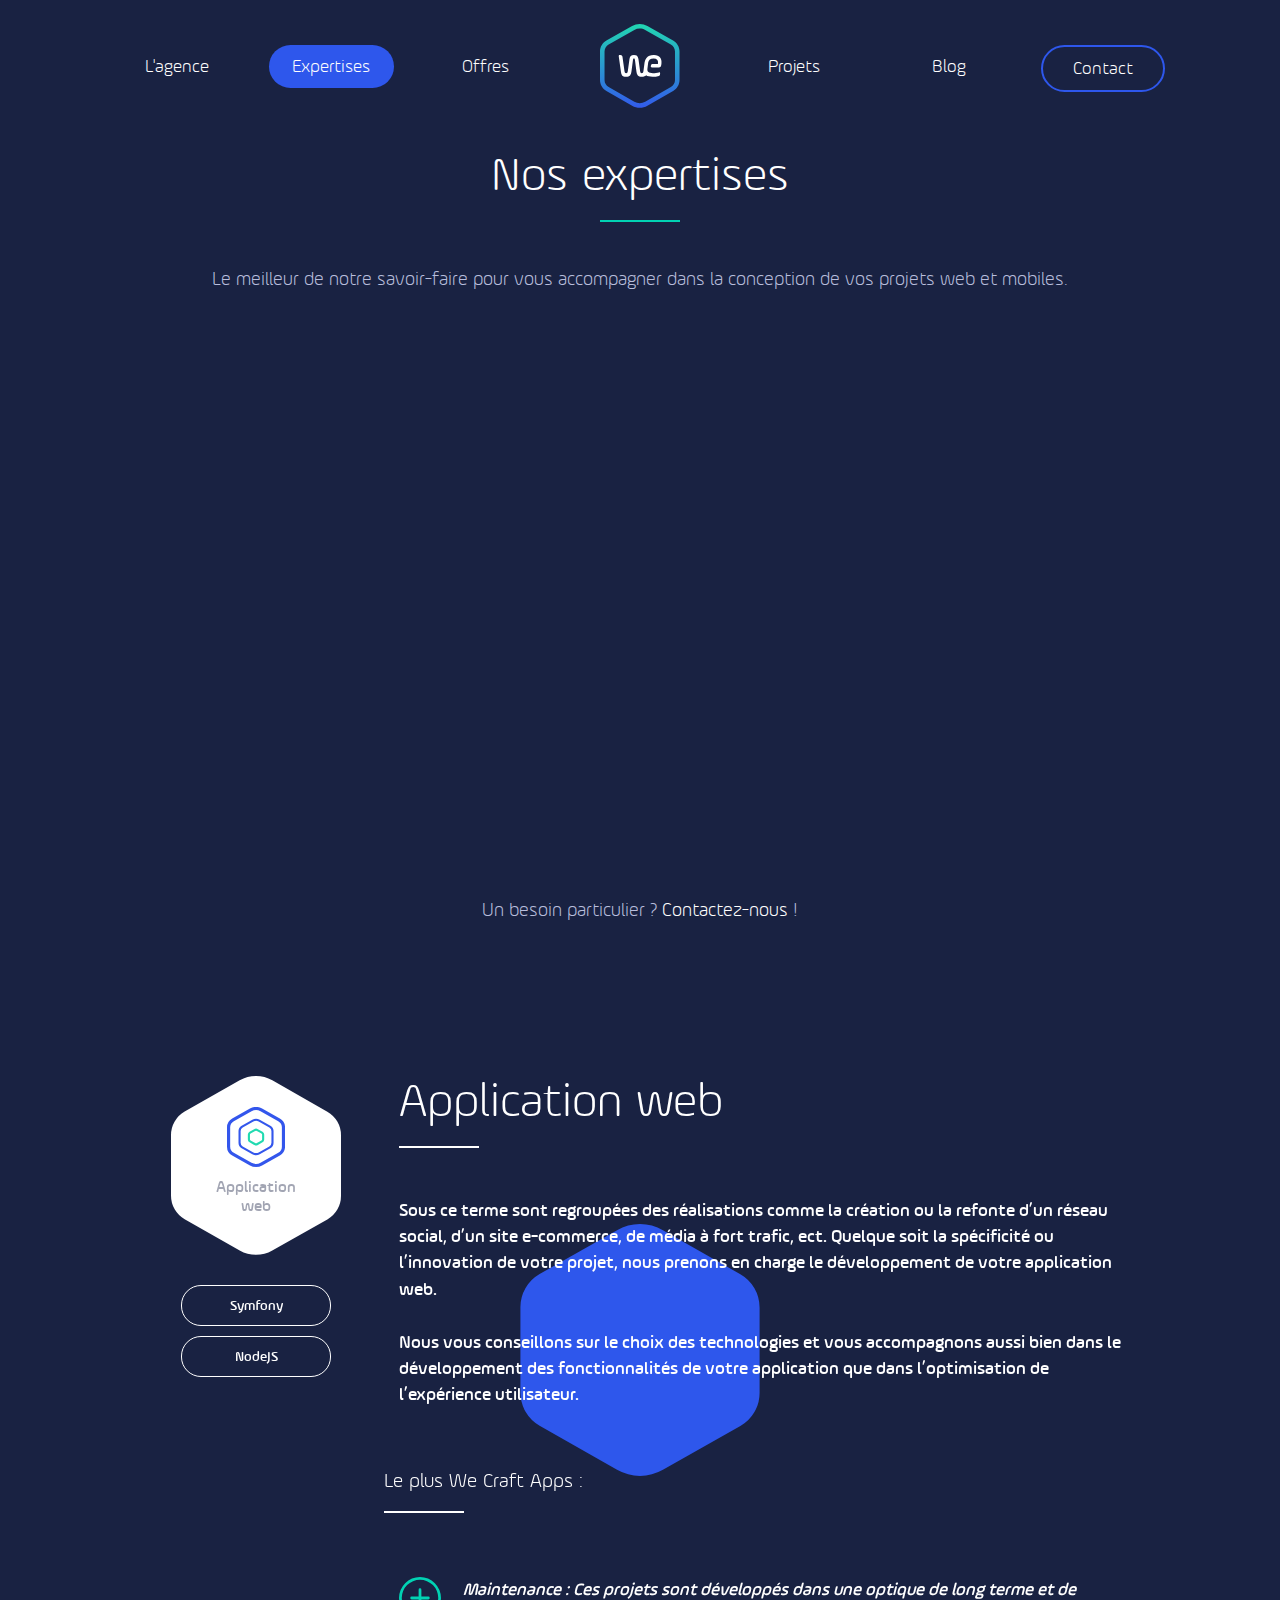
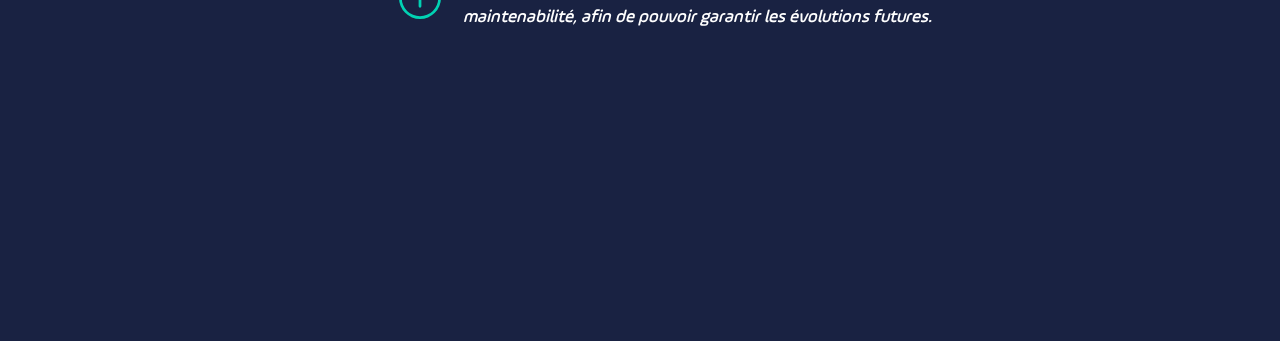
<file: we craft/expertises.html>
<!doctype html>
<html lang="en">
<head>
    <meta charset="UTF-8">
    <meta name="viewport"
          content="width=device-width, user-scalable=no, initial-scale=1.0, maximum-scale=1.0, minimum-scale=1.0">
    <meta http-equiv="X-UA-Compatible" content="ie=edge">
    <title>We - Expertises</title>

    <link rel="stylesheet" href="css/build1.0.css">
    <link rel="stylesheet" href="css/build2.0.css">
    <script src="js/build.js"></script>
    <style>
        /*模块动画*/
        @keyframes elastic {
            from, to {
                -webkit-transform: scale(0.1, 0.1);
                transform: scale(0.1, 0.1);
            }

            25% {
                -webkit-transform: scale(0.85, 0.85);
                transform: scale(0.85, 0.85);
            }

            50% {
                -webkit-transform: scale(1.05, 1.05);
                transform: scale(1.05, 1.05);
            }

            75% {
                -webkit-transform: scale(0.95, 0.95);
                transform: scale(0.95, 0.95);
            }

            from, to {
                -webkit-transform: scale(1, 1);
                transform: scale(1, 1);
            }

            25% {
                -webkit-transform: scale(0.85, 0.85);
                transform: scale(0.85, 0.85);
            }

            50% {
                -webkit-transform: scale(1.05, 1.05);
                transform: scale(1.05, 1.05);
            }

            75% {
                -webkit-transform: scale(0.9, 0.9);
                transform: scale(0.9, 0.9);
            }

            from, to {
                -webkit-transform: scale(1, 1);
                transform: scale(1, 1);
            }

            25% {
                -webkit-transform: scale(0.95, 0.95);
                transform: scale(0.95, 0.95);
            }

            50% {
                -webkit-transform: scale(1.05, 1.05);
                transform: scale(1.05, 1.05);
            }

            75% {
                -webkit-transform: scale(0.96, 0.96);
                transform: scale(0.96, 0.96);
            }
        }
        .animate{
            animation: elastic .8s;
        }
        .hex{
            transition:opacity .8s;
        }
    </style>

</head>
<body style="overflow:auto">
    <!--初始加载画面-->
    <div class="launch" style="opacity: 1;">
        <img src="svg/wca-logo-short.svg" alt="We Craft Apps" />
    </div>

    <!--页面主体-->
    <section class="main-container" id="app" style="background-color: rgba(255, 255, 255, 0); opacity: 0; display: none">

        <!--顶部导航-->
        <nav class="main" id="main-nav">
            <div class="row small-up-7">
                <!--Lagence-->
                <div class="columns">
                    <a class="ripple" href="agence.html">
                        <span class="icon"><img src="svg/id-card-2.svg" alt="L'agence"> </span>
                        <span class="text">L'agence</span>
                    </a>
                </div>
                <!--Expertises-->
                <div class="columns">
                    <a class="ripple  v-link-active" href="javascript:void(0)">
                        <span class="icon"><img src="svg/settings.svg" alt="Expertises"> </span>
                        <span class="text">Expertises</span>
                    </a>
                </div>
                <!--Offres-->
                <div class="columns">
                    <a class="ripple" href="offres.html">
                        <span class="icon"><img src="svg/list-1.svg" alt="Offres"> </span>
                        <span class="text">Offres</span>
                    </a>
                </div>
                <!--Logo-->
                <div class="columns">
                    <a class="hero ripple v-link-active" href="index.html">
                        <svg id="we-logo-short" width="100%" height="100%" viewBox="0 0 154 162" version="1.1" xmlns="http://www.w3.org/2000/svg" xmlns:xlink="http://www.w3.org/1999/xlink" xml:space="preserve" style="fill-rule:evenodd;clip-rule:evenodd;stroke-linejoin:round;stroke-miterlimit:1.41421">
                            <!--Logo白色路径-->
                            <path id="we-hexagone-white" d="M61.812,3.871l-49.478,28.117c-7.608,4.325 -12.334,12.446 -12.334,21.197l0,54.725c0,8.75 4.726,16.871 12.334,21.196l49.478,28.114c4.545,2.584 9.634,3.872 14.73,3.872c5.09,0 10.185,-1.291 14.726,-3.872l49.476,-28.114c7.608,-4.325 12.334,-12.446 12.334,-21.196l0,-54.725c0,-8.751 -4.726,-16.872 -12.334,-21.197l-49.478,-28.119c-4.542,-2.579 -9.633,-3.869 -14.725,-3.869c-5.092,0 -10.184,1.29 -14.729,3.871ZM66.117,149.647l-49.476,-28.118c-4.89,-2.78 -7.928,-7.999 -7.928,-13.62l0,-54.725c0,-5.621 3.038,-10.84 7.928,-13.621l49.476,-28.114c6.43,-3.652 14.418,-3.652 20.841,0l49.479,28.114c4.89,2.781 7.928,8 7.928,13.621l0,54.725c0,5.621 -3.038,10.84 -7.928,13.62l-49.476,28.115c-3.216,1.827 -6.819,2.74 -10.425,2.74c-3.603,0 -7.206,-0.913 -10.419,-2.737Z" style="fill:white;fill-rule:nonzero;opacity:0"></path>
                            <!--Logo彩色路径-->
                            <path id="we-hexagone" d="M61.812,3.871l-49.478,28.117c-7.608,4.325 -12.334,12.446 -12.334,21.197l0,54.725c0,8.75 4.726,16.871 12.334,21.196l49.478,28.114c4.545,2.584 9.634,3.872 14.73,3.872c5.09,0 10.185,-1.291 14.726,-3.872l49.476,-28.114c7.608,-4.325 12.334,-12.446 12.334,-21.196l0,-54.725c0,-8.751 -4.726,-16.872 -12.334,-21.197l-49.478,-28.119c-4.542,-2.579 -9.633,-3.869 -14.725,-3.869c-5.092,0 -10.184,1.29 -14.729,3.871ZM66.117,149.647l-49.476,-28.118c-4.89,-2.78 -7.928,-7.999 -7.928,-13.62l0,-54.725c0,-5.621 3.038,-10.84 7.928,-13.621l49.476,-28.114c6.43,-3.652 14.418,-3.652 20.841,0l49.479,28.114c4.89,2.781 7.928,8 7.928,13.621l0,54.725c0,5.621 -3.038,10.84 -7.928,13.62l-49.476,28.115c-3.216,1.827 -6.819,2.74 -10.425,2.74c-3.603,0 -7.206,-0.913 -10.419,-2.737Z" style="fill:url(#wegrad1);fill-rule:nonzero"></path>
                            <!--文字路径-->
                            <path d="M104.162,59.568c-0.271,0 -0.514,0.021 -0.777,0.026l0.011,-0.008c-0.061,0 -0.119,0.013 -0.181,0.014c-12.774,0.332 -16.631,7.683 -17.808,17.582l-0.114,0.951l-1.651,12.541c-0.487,3.165 -1.377,3.974 -3.241,3.974c-1.944,0 -2.755,-0.809 -3.241,-3.974l-3.159,-23.158c-0.891,-6.162 -3.403,-7.948 -8.667,-7.948c-5.672,0 -7.777,2.274 -8.588,7.948l-3.185,23.177c-0.487,3.165 -1.378,3.974 -3.242,3.974c-1.943,0 -2.754,-0.809 -3.241,-3.974l-3.82,-27.866c-0.258,-1.868 -1.853,-3.259 -3.737,-3.259l-1.458,0.088c-1.243,0 -2.197,1.104 -2.019,2.336l4.102,28.969c1.053,7.056 2.019,10.697 10.2,10.697c7.29,0 9.316,-3.892 10.286,-10.786l2.755,-20.931c0.407,-2.754 0.732,-3.404 1.947,-3.404c1.294,0 1.619,0.65 2.023,3.404l2.675,20.931c0.97,6.894 3.078,10.786 10.369,10.786c4.219,0 6.727,-0.96 8.319,-2.829c2.724,1.904 6.77,2.781 12.388,2.781c4.029,0 8.661,-0.595 12.368,-1.732c1.066,-0.327 1.869,-1.283 1.998,-2.36l0.267,-2.473c0.157,-1.313 -0.975,-2.249 -2.284,-1.905c-3.35,0.882 -7.919,1.508 -11.547,1.508c-8.196,0 -11.326,-2.354 -10.621,-8.278l0.145,-1.132l1.154,-9.717l0.001,0l0.099,-0.934c0.656,-5.517 4.422,-8.22 10.508,-8.22c6.089,0 9.141,3.188 8.485,8.705l-0.241,1.785l-10.326,0c-1.614,0 -2.968,1.221 -3.133,2.828l-0.227,2.216c-0.098,0.948 0.646,1.772 1.599,1.772l14.223,0c1.857,0 3.582,-1.399 4.005,-3.244c0.346,-1.505 0.548,-2.997 0.702,-4.059c1.442,-9.95 -3.471,-16.784 -14.121,-16.802" style="fill:#fff;fill-rule:nonzero"></path>
                            <defs>
                                <linearGradient id="wegrad1" x1="0" y1="0" x2="1" y2="0" gradientUnits="userSpaceOnUse" gradientTransform="matrix(0,172.837,-172.837,0,76.5391,-5.53176)">
                                    <stop offset="0%" style="stop-color:#21dab0;stop-opacity:1"></stop>
                                    <stop offset="100%" style="stop-color:#3356ec;stop-opacity:1"></stop>
                                </linearGradient>
                            </defs>
                        </svg>
                    </a>
                </div>
                <!--Projets-->
                <div class="columns">
                    <a class="ripple" href="projets.html">
                        <span class="icon"><img src="svg/notebook-1.svg" alt="Projets"> </span>
                        <span class="text">Projets</span>
                    </a>
                </div>
                <!--Blog-->
                <div class="columns">
                    <a class="ripple" href="javascript:void(0)" target="_blank">
                        <span class="icon"><img src="svg/paper-plane-1.svg" alt="Blog"> </span>
                        <span class="text">Blog</span>
                    </a>
                </div>
                <!--Contact-->
                <div class="columns">
                    <a class="ripple" href="contact.html">
                        <span class="icon"><img src="svg/placeholder.svg" alt="Contact"> </span>
                        <span class="text">Contact</span>
                    </a>
                </div>
            </div>
        </nav>

        <div class="fade-transition" style="padding-bottom: 662px;">
            <section id="page" class="page" data-height="1040">
                <section class="skills">
                    <h1 class="text-center" style="opacity: 1; transform: matrix(1, 0, 0, 1, 0, -10);">
                        Nos expertises<br><hr>
                    </h1>
                    <p class="text-center">
                        Le meilleur de notre savoir-faire pour vous accompagner dans la conception de vos projets web et mobiles.
                    </p>
                    <!--圆角六边形-->
                    <section class="list">
                        <!--1/1-->
                        <div class="hex" style="opacity: 0; transform: translate3d(0px, 0px, 0px);">
                            <svg xmlns="http://www.w3.org/2000/svg" viewBox="0 0 89.6 94.3">
                                <title>hex</title>
                                <path d="M44.8,0a17.4,17.4,0,0,1,8.6,2.3l29,16.5a14.3,14.3,0,0,1,7.2,12.4v32a14.3,14.3,0,0,1-7.2,12.4L53.4,92a17.5,17.5,0,0,1-17.2,0L7.2,75.5A14.3,14.3,0,0,1,0,63.1v-32A14.3,14.3,0,0,1,7.2,18.7L36.2,2.3A17.4,17.4,0,0,1,44.8,0Z"></path>
                            </svg>
                            <div class="circle"></div>
                            <div class="top">
                                <img src="./images/skills/web.svg" alt="Application web">
                                <h3>Application web</h3>
                            </div>
                        </div>
                        <!--1/2-->
                        <div class="hex" style="opacity: 0; transform: translate3d(0px, 0px, 0px);">
                            <svg xmlns="http://www.w3.org/2000/svg" viewBox="0 0 89.6 94.3">
                                <title>hex</title>
                                <path d="M44.8,0a17.4,17.4,0,0,1,8.6,2.3l29,16.5a14.3,14.3,0,0,1,7.2,12.4v32a14.3,14.3,0,0,1-7.2,12.4L53.4,92a17.5,17.5,0,0,1-17.2,0L7.2,75.5A14.3,14.3,0,0,1,0,63.1v-32A14.3,14.3,0,0,1,7.2,18.7L36.2,2.3A17.4,17.4,0,0,1,44.8,0Z"></path>
                            </svg>
                            <div class="circle">
                            </div>
                            <div class="top">
                                <img src="./images/skills/mobile.svg" alt="Application mobile">
                                <h3>Application mobile</h3>
                            </div>
                        </div>
                        <!--1/3-->
                        <div class="hex" style="opacity: 0; transform: translate3d(0px, 0px, 0px);">
                            <svg xmlns="http://www.w3.org/2000/svg" viewBox="0 0 89.6 94.3">
                                <title>hex</title>
                                <path d="M44.8,0a17.4,17.4,0,0,1,8.6,2.3l29,16.5a14.3,14.3,0,0,1,7.2,12.4v32a14.3,14.3,0,0,1-7.2,12.4L53.4,92a17.5,17.5,0,0,1-17.2,0L7.2,75.5A14.3,14.3,0,0,1,0,63.1v-32A14.3,14.3,0,0,1,7.2,18.7L36.2,2.3A17.4,17.4,0,0,1,44.8,0Z"></path>
                            </svg>
                            <div class="circle">
                            </div>
                            <div class="top">
                                <img src="./images/skills/api.svg" alt="API web">
                                <h3>API web</h3>
                            </div>
                        </div>
                        <!--1/4-->
                        <div class="hex" style="opacity: 0; transform: translate3d(0px, 0px, 0px);">
                            <svg xmlns="http://www.w3.org/2000/svg" viewBox="0 0 89.6 94.3">
                                <title>hex</title>
                                <path d="M44.8,0a17.4,17.4,0,0,1,8.6,2.3l29,16.5a14.3,14.3,0,0,1,7.2,12.4v32a14.3,14.3,0,0,1-7.2,12.4L53.4,92a17.5,17.5,0,0,1-17.2,0L7.2,75.5A14.3,14.3,0,0,1,0,63.1v-32A14.3,14.3,0,0,1,7.2,18.7L36.2,2.3A17.4,17.4,0,0,1,44.8,0Z"></path>
                            </svg>
                            <div class="circle">
                            </div>
                            <div class="top">
                                <img src="./images/skills/system.svg" alt="Hébergement &amp; système">
                                <h3>Hébergement &amp; système</h3>
                            </div>
                        </div>
                        <!--1/5-->
                        <div class="hex" style="opacity: 0; transform: translate3d(0px, 0px, 0px);">
                            <svg xmlns="http://www.w3.org/2000/svg" viewBox="0 0 89.6 94.3">
                                <title>hex</title>
                                <path d="M44.8,0a17.4,17.4,0,0,1,8.6,2.3l29,16.5a14.3,14.3,0,0,1,7.2,12.4v32a14.3,14.3,0,0,1-7.2,12.4L53.4,92a17.5,17.5,0,0,1-17.2,0L7.2,75.5A14.3,14.3,0,0,1,0,63.1v-32A14.3,14.3,0,0,1,7.2,18.7L36.2,2.3A17.4,17.4,0,0,1,44.8,0Z"></path>
                            </svg>
                            <div class="circle">
                            </div>
                            <div class="top">
                                <img src="./images/skills/software.svg" alt="Applicatif métier">
                                <h3>Applicatif métier</h3>
                            </div>
                        </div>
                        <!--2/1-->
                        <div class="hex" style="opacity: 0; transform: translate3d(0px, 0px, 0px);">
                            <svg xmlns="http://www.w3.org/2000/svg" viewBox="0 0 89.6 94.3">
                                <title>hex</title>
                                <path d="M44.8,0a17.4,17.4,0,0,1,8.6,2.3l29,16.5a14.3,14.3,0,0,1,7.2,12.4v32a14.3,14.3,0,0,1-7.2,12.4L53.4,92a17.5,17.5,0,0,1-17.2,0L7.2,75.5A14.3,14.3,0,0,1,0,63.1v-32A14.3,14.3,0,0,1,7.2,18.7L36.2,2.3A17.4,17.4,0,0,1,44.8,0Z"></path>
                            </svg>
                            <div class="circle">
                            </div>
                            <div class="top">
                                <img src="./images/skills/event.svg" alt="Site vitrine &amp; événementiel">
                                <h3>Site vitrine &amp; événementiel</h3>
                            </div>
                        </div>
                        <!--2/2-->
                        <div class="hex" style="opacity: 0; transform: translate3d(0px, 0px, 0px);">
                            <svg xmlns="http://www.w3.org/2000/svg" viewBox="0 0 89.6 94.3">
                                <title>hex</title>
                                <path d="M44.8,0a17.4,17.4,0,0,1,8.6,2.3l29,16.5a14.3,14.3,0,0,1,7.2,12.4v32a14.3,14.3,0,0,1-7.2,12.4L53.4,92a17.5,17.5,0,0,1-17.2,0L7.2,75.5A14.3,14.3,0,0,1,0,63.1v-32A14.3,14.3,0,0,1,7.2,18.7L36.2,2.3A17.4,17.4,0,0,1,44.8,0Z"></path>
                            </svg>
                            <div class="circle">
                            </div>
                            <div class="top">
                                <img src="./images/skills/advice.svg" alt="Accompagnement &amp; conseil">
                                <h3>Accompagnement &amp; conseil</h3>
                            </div>
                        </div>
                        <!--2/3-->
                        <div class="hex" style="opacity: 0; transform: translate3d(0px, 0px, 0px);">
                            <svg xmlns="http://www.w3.org/2000/svg" viewBox="0 0 89.6 94.3">
                                <title>hex</title>
                                <path d="M44.8,0a17.4,17.4,0,0,1,8.6,2.3l29,16.5a14.3,14.3,0,0,1,7.2,12.4v32a14.3,14.3,0,0,1-7.2,12.4L53.4,92a17.5,17.5,0,0,1-17.2,0L7.2,75.5A14.3,14.3,0,0,1,0,63.1v-32A14.3,14.3,0,0,1,7.2,18.7L36.2,2.3A17.4,17.4,0,0,1,44.8,0Z"></path>
                            </svg>
                            <div class="circle">
                            </div>
                            <div class="top">
                                <img src="./images/skills/design.svg" alt="Design &amp; ergonomie">
                                <h3>Design &amp; ergonomie</h3>
                            </div>
                        </div>
                        <!--2/4-->
                        <div class="hex" style="opacity: 0; transform: translate3d(0px, 0px, 0px);">
                            <svg xmlns="http://www.w3.org/2000/svg" viewBox="0 0 89.6 94.3">
                                <title>hex</title>
                                <path d="M44.8,0a17.4,17.4,0,0,1,8.6,2.3l29,16.5a14.3,14.3,0,0,1,7.2,12.4v32a14.3,14.3,0,0,1-7.2,12.4L53.4,92a17.5,17.5,0,0,1-17.2,0L7.2,75.5A14.3,14.3,0,0,1,0,63.1v-32A14.3,14.3,0,0,1,7.2,18.7L36.2,2.3A17.4,17.4,0,0,1,44.8,0Z"></path>
                            </svg>
                            <div class="circle">
                            </div>
                            <div class="top">
                                <img src="./images/skills/school.svg" alt="Formation">
                                <h3>Formation</h3>
                            </div>
                        </div>
                    </section>
                    <p class="text-center">
                        Un besoin particulier ? <a href="contact.html">Contactez-nous</a> !
                    </p>
                    <!--弹窗::::点击每个六边形时会出现-->
                    <section class="modal">
                        <div class="row">
                            <!--左侧&SVG&btn-->
                            <div class="columns large-3 text-center">
                                <div class="hexo">
                                    <svg xmlns="http://www.w3.org/2000/svg" viewBox="0 0 89.6 94.3">
                                        <title>hex</title>
                                        <path d="M44.8,0a17.4,17.4,0,0,1,8.6,2.3l29,16.5a14.3,14.3,0,0,1,7.2,12.4v32a14.3,14.3,0,0,1-7.2,12.4L53.4,92a17.5,17.5,0,0,1-17.2,0L7.2,75.5A14.3,14.3,0,0,1,0,63.1v-32A14.3,14.3,0,0,1,7.2,18.7L36.2,2.3A17.4,17.4,0,0,1,44.8,0Z"></path>
                                    </svg>
                                    <div class="top">
                                        <img src="./images/skills/web.svg" alt="Application web">
                                        <h3>Application web</h3>
                                    </div>
                                </div>
                                <!--BTN-->
                                <span class="button hollow">Symfony</span>
                                <span class="button hollow">NodeJS</span>
                            </div>
                            <!--右侧-->
                            <div class="columns large-9">
                                <h1 style="opacity: 1; transform: matrix(1, 0, 0, 1, 0, -10);">Application web<br><hr></h1>
                                <div>
                                    Sous ce terme sont regroupées des réalisations comme la création ou la
                                    refonte d’un réseau social, d’un site e-commerce, de média à fort trafic,
                                    ect. Quelque soit la spécificité ou l’innovation de votre projet, nous
                                    prenons en charge le développement de votre application web.
                                    <br>
                                    <br>
                                    Nous vous conseillons sur le choix des technologies et vous accompagnons
                                    aussi bien dans le développement des fonctionnalités de votre application
                                    que dans l’optimisation de l’expérience utilisateur.
                                </div>
                                <br>
                                <div>
                                    <div class="row">
                                        <h5>
                                            <strong>Le plus We Craft Apps :</strong><br><hr>
                                        </h5>
                                    </div>
                                    <div class="row">
                                        <div class="columns large-1">
                                            <svg xmlns="http://www.w3.org/2000/svg" width="42" height="42">
                                                <defs>
                                                    <style>
                                                        .cls-1 { fill: #01d2b3; fill-rule: evenodd; }
                                                    </style>
                                                </defs>
                                                <path d="M21 0a21 21 0 1 0 21 21A21.02 21.02 0 0 0 21 0zm0 39.25A18.25 18.25 0 1 1 39.25 21 18.27 18.27 0 0 1 21 39.25zm8.35-19.63h-6.97v-6.97a1.38 1.38 0 0 0-2.76 0v6.97h-6.97a1.38 1.38 0 0 0 0 2.76h6.97v6.97a1.38 1.38 0 0 0 2.76 0v-6.97h6.97a1.38 1.38 0 0 0 0-2.76z" class="cls-1"></path>
                                            </svg>
                                        </div>
                                        <div class="columns large-11">
                                            <em>
                                                Maintenance : Ces projets sont développés dans une optique de long terme
                                                et de maintenabilité, afin de pouvoir garantir les évolutions futures.
                                            </em>
                                        </div>
                                    </div>
                                </div>
                            </div>
                        </div>
                        <!--右上角的差号-->
                        <svg class="remove" enable-background="new 0 0 32 32" height="60px" version="1.1" viewBox="0 0 32 32" width="60px" xml:space="preserve" xmlns="http://www.w3.org/2000/svg" xmlns:xlink="http://www.w3.org/1999/xlink">
					        <path d="M17.459,16.014l8.239-8.194c0.395-0.391,0.395-1.024,0-1.414c-0.394-0.391-1.034-0.391-1.428,0  l-8.232,8.187L7.73,6.284c-0.394-0.395-1.034-0.395-1.428,0c-0.394,0.396-0.394,1.037,0,1.432l8.302,8.303l-8.332,8.286  c-0.394,0.391-0.394,1.024,0,1.414c0.394,0.391,1.034,0.391,1.428,0l8.325-8.279l8.275,8.276c0.394,0.395,1.034,0.395,1.428,0  c0.394-0.396,0.394-1.037,0-1.432L17.459,16.014z" fill="#ffffff"></path>
                            <g></g>
                            <g></g>
				        </svg>
                    </section>

                </section>
            </section>

            <!--页尾-->
            <section id="contact" class="contact">
                <div class="content" style="height: 662px;">
                    <h2 id="contactTitle" class="text-center">
                        <span>C</span>
                        <span>o</span>
                        <span>n</span>
                        <span>t</span>
                        <span>a</span>
                        <span>c</span>
                        <span>t</span>
                        <span>e</span>
                        <span>z</span>
                        <span>-</span>
                        <span>n</span>
                        <span>o</span>
                        <span>u</span>
                        <span>s</span>
                        <span>&nbsp;</span>
                        <span>!</span>
                    </h2>
                    <div class="container text-center socials">
                        <!--TW-->
                        <a href="javascript:void(0)">
                            <svg id="twitter" data-name="twitter" xmlns="http://www.w3.org/2000/svg" viewBox="0 0 89.6 94.3">
                                <title>twitter</title>
                                <path d="M69.6,31.7H69.5A19.8,19.8,0,0,1,65,36.7a0.9,0.9,0,0,0-.4.9V39c-0.1.8-.1,1.7-0.2,2.5s-0.2,1.5-.3,2.2a30,30,0,0,1-2.3,7.1,29.1,29.1,0,0,1-8.3,10.6,27,27,0,0,1-8,4.4A26.5,26.5,0,0,1,39.7,67l-2.6.2H32.1l-2.5-.4a28.5,28.5,0,0,1-8.8-3.4L20,62.8h4.6l1.8-.3a20.4,20.4,0,0,0,8.3-3.7l0.4-.3a10.1,10.1,0,0,1-9.4-7.1,9.6,9.6,0,0,0,4.4-.2,10.2,10.2,0,0,1-8-10.1,10.2,10.2,0,0,0,4.5,1.2,10.3,10.3,0,0,1-4.2-6.2,10.2,10.2,0,0,1,1.1-7.4,29,29,0,0,0,9.4,7.6,28.8,28.8,0,0,0,11.6,3.1V39.2c-0.1-.5-0.1-0.9-0.2-1.4a8.6,8.6,0,0,1,0-1.2,10.8,10.8,0,0,1,.1-1.4,10.1,10.1,0,0,1,1.1-3.1,10.3,10.3,0,0,1,2.9-3.3,9.2,9.2,0,0,1,2.6-1.4l1.9-.5h3.1a10.4,10.4,0,0,1,3.1,1A10.7,10.7,0,0,1,61.6,30h0.3A20.2,20.2,0,0,0,68,27.8h0.2a10.1,10.1,0,0,1-4.3,5.6h0.9a19.9,19.9,0,0,0,4.3-1.2Z"></path>
                                <path d="M34.2,67.3h0Z"></path>
                                <path d="M64.6,37.6c0,0.4,0,.7,0,1.1a2,2,0,0,1,0,.3V37.6Z"></path>
                                <path d="M44.8,94.3A17.4,17.4,0,0,1,36.2,92L7.2,75.5A14.3,14.3,0,0,1,0,63.1v-32A14.3,14.3,0,0,1,7.2,18.7l29-16.5a17.5,17.5,0,0,1,17.2,0l29,16.5a14.3,14.3,0,0,1,7.2,12.4v32a14.3,14.3,0,0,1-7.2,12.4L53.4,92A17.4,17.4,0,0,1,44.8,94.3ZM51.2,4.7a13,13,0,0,0-12.8,0L8,22a9.6,9.6,0,0,0-4.9,8.4V63.9A9.6,9.6,0,0,0,8,72.3L38.4,89.5a13,13,0,0,0,12.8,0L81.5,72.3a9.6,9.6,0,0,0,4.9-8.4V30.3A9.6,9.6,0,0,0,81.5,22Z"></path>
                            </svg>
                        </a>
                        <!--FB-->
                        <a href="javascript:void(0)">
                            <svg id="fb" data-name="fb" xmlns="http://www.w3.org/2000/svg" viewBox="0 0 89.6 94.3">
                                <title>fb</title>
                                <path d="M44.8,94.3A17.4,17.4,0,0,1,36.2,92L7.2,75.5A14.3,14.3,0,0,1,0,63.1v-32A14.3,14.3,0,0,1,7.2,18.7l29-16.5a17.5,17.5,0,0,1,17.2,0l29,16.5a14.3,14.3,0,0,1,7.2,12.4v32a14.3,14.3,0,0,1-7.2,12.4L53.4,92A17.4,17.4,0,0,1,44.8,94.3ZM51.2,4.7a13,13,0,0,0-12.8,0L8,22a9.6,9.6,0,0,0-4.9,8.4V63.9A9.6,9.6,0,0,0,8,72.3L38.4,89.5a13,13,0,0,0,12.8,0L81.5,72.3a9.6,9.6,0,0,0,4.9-8.4V30.3A9.6,9.6,0,0,0,81.5,22Z"></path>
                                <path d="M54.5,39.8H47.9V35.5a1.8,1.8,0,0,1,1.8-2h4.7V26.3H47.9c-7.1,0-8.7,5.3-8.7,8.7v4.8H35.1v7.4h4.1V68h8.7V47.1h5.8Z"></path>
                            </svg>
                        </a>
                        <!--mail-->
                        <a href="javascript:void(0)">
                            <svg id="mail" data-name="mail" xmlns="http://www.w3.org/2000/svg" viewBox="0 0 89.6 94.3">
                                <title>mail</title>
                                <path d="M44.8,94.3A17.4,17.4,0,0,1,36.2,92L7.2,75.5A14.3,14.3,0,0,1,0,63.1v-32A14.3,14.3,0,0,1,7.2,18.7l29-16.5a17.5,17.5,0,0,1,17.2,0l29,16.5a14.3,14.3,0,0,1,7.2,12.4v32a14.3,14.3,0,0,1-7.2,12.4L53.4,92A17.4,17.4,0,0,1,44.8,94.3ZM51.2,4.7a13,13,0,0,0-12.8,0L8,22a9.6,9.6,0,0,0-4.9,8.4V63.9A9.6,9.6,0,0,0,8,72.3L38.4,89.5a13,13,0,0,0,12.8,0L81.5,72.3a9.6,9.6,0,0,0,4.9-8.4V30.3A9.6,9.6,0,0,0,81.5,22Z"></path>
                                <path d="M46.5,46.9L63,32.6H26.6L43.1,46.9A2.6,2.6,0,0,0,46.5,46.9Z"></path>
                                <path d="M48.5,49.2a5.6,5.6,0,0,1-7.4,0L24.4,34.7a2.7,2.7,0,0,0-.1.7V58.9A2.7,2.7,0,0,0,27,61.7H62.5a2.7,2.7,0,0,0,2.7-2.7V35.3a2.7,2.7,0,0,0-.1-0.7Z"></path>
                            </svg>
                        </a>
                    </div>
                    <p class="mentions">
                        <span>We Craft Apps 2016 - Tous droits réservés -</span>
                        <span>Website crafted with ❤ in Nantes - <a href="javascript:void(0)">Mentions légales</a></span>
                    </p>
                </div>
            </section>
        </div>
    </section>

    <script src="js/expertises.js"></script>
</body>
</html>
</file>
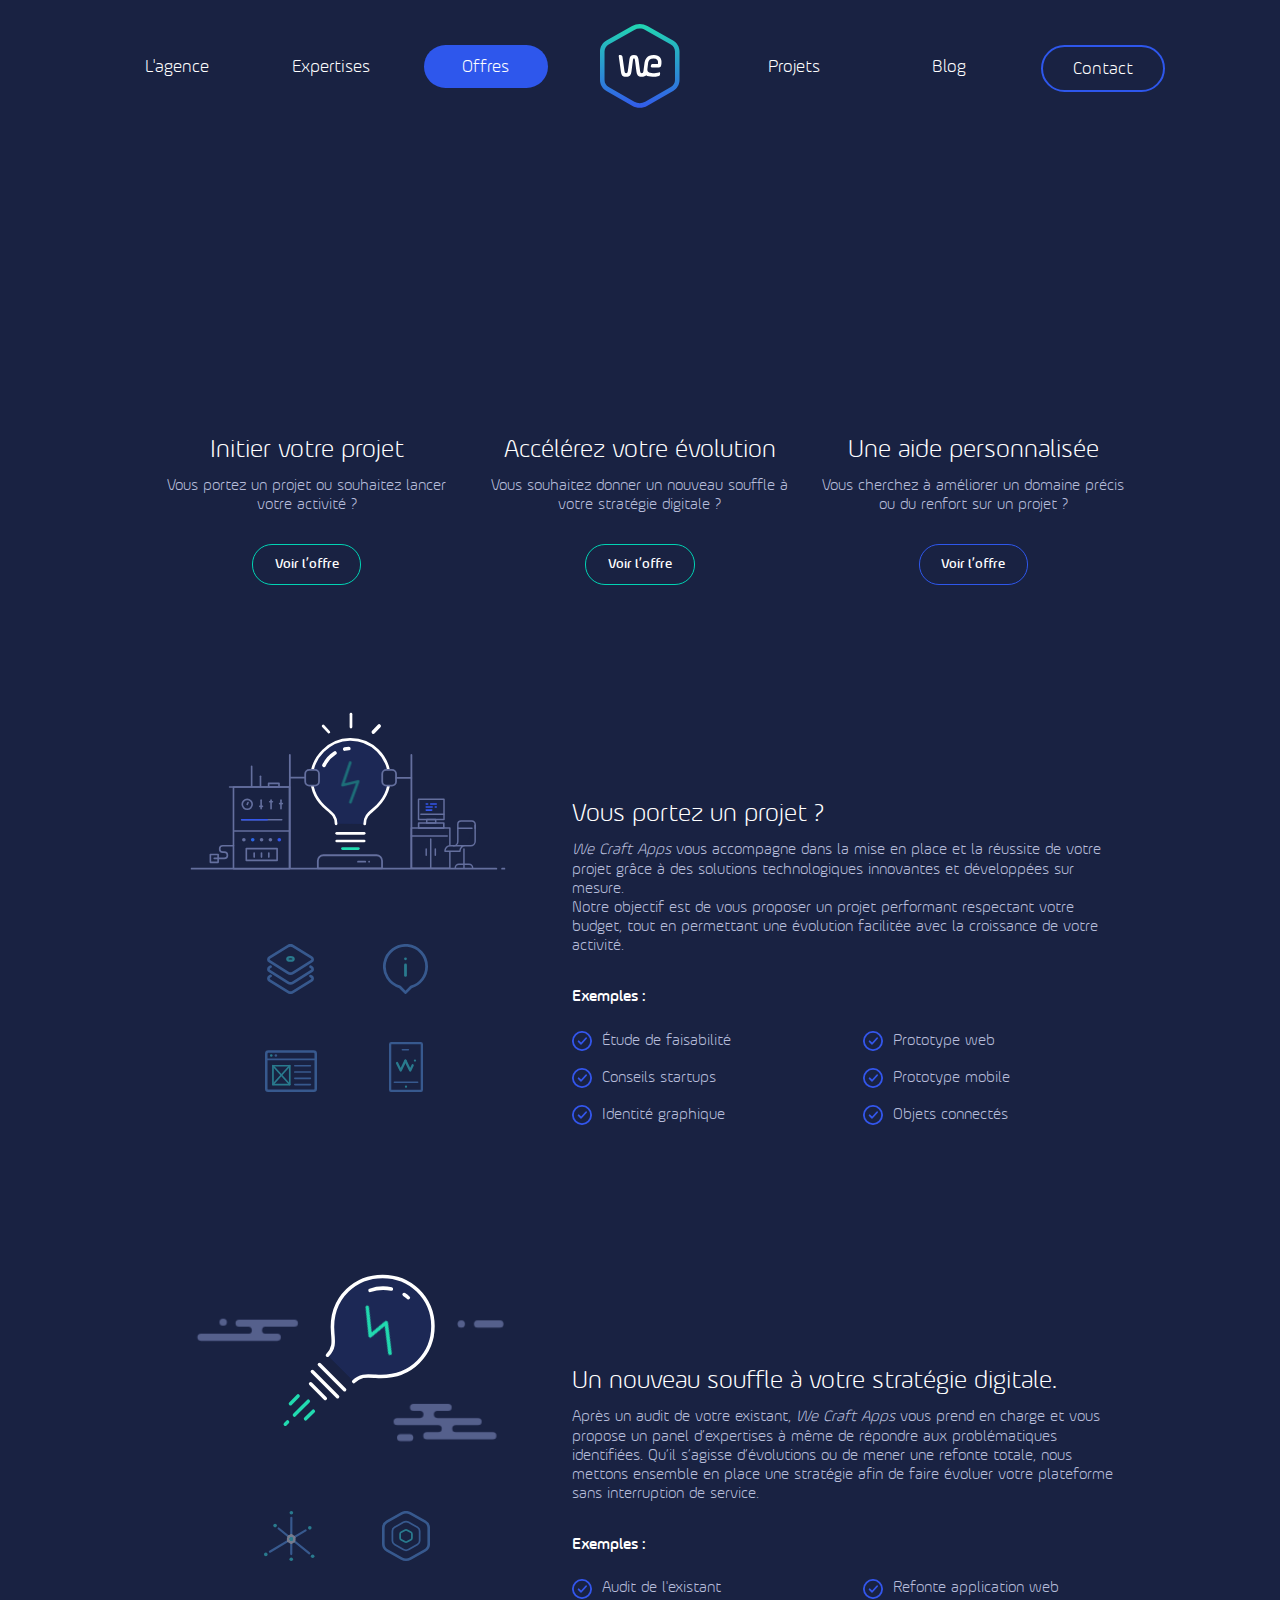
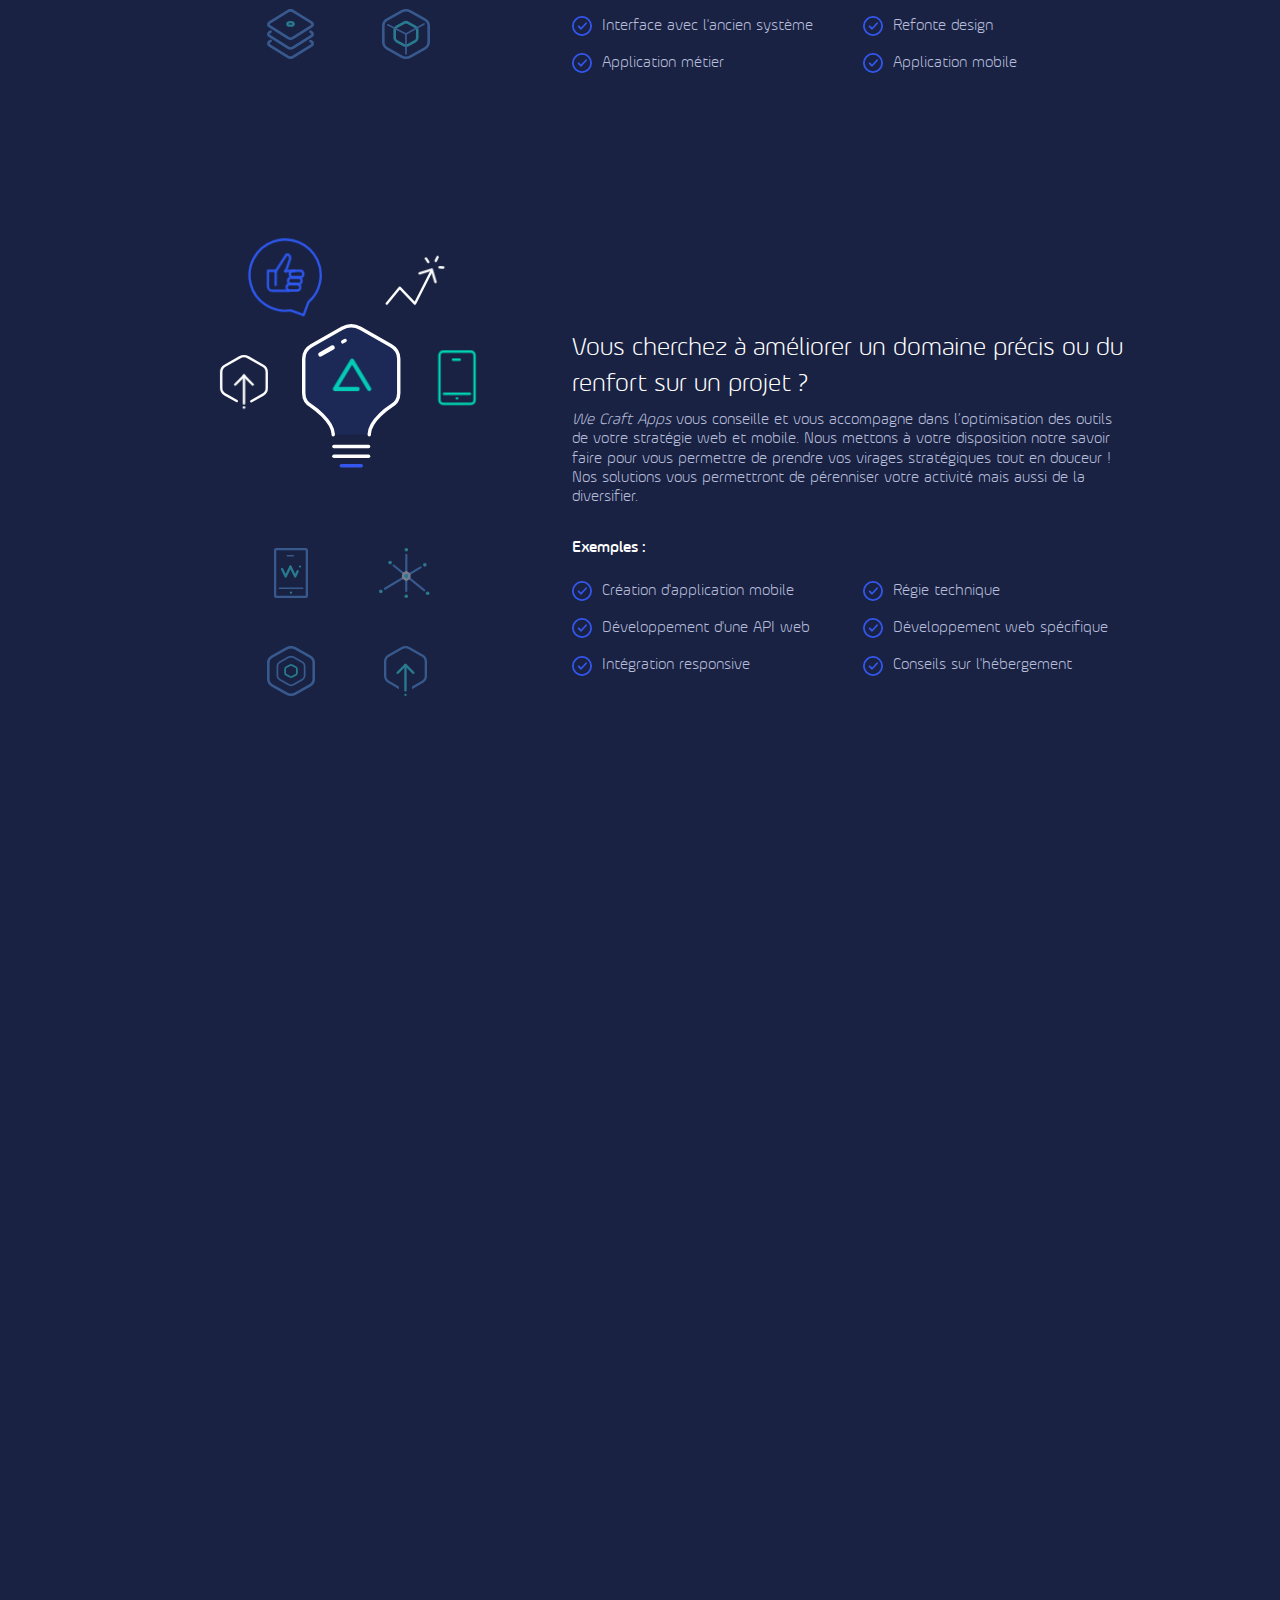
<file: we craft/offres.html>
<!doctype html>
<html lang="en">
<head>
    <meta charset="UTF-8">
    <meta name="viewport"
          content="width=device-width, user-scalable=no, initial-scale=1.0, maximum-scale=1.0, minimum-scale=1.0">
    <meta http-equiv="X-UA-Compatible" content="ie=edge">
    <title>We - Offres</title>
    <style>
        @keyframes change
        {
            0%{transform:rotate(0deg);}

            50%{transform:rotate(180deg);}

            100%{transform:rotate(360deg);}
        }
    </style>

    <link rel="stylesheet" href="css/build1.0.css">
    <link rel="stylesheet" href="css/build2.0.css">
    <script src="js/walkway.min.js"></script>
    <script src="js/build.js"></script>

</head>
<body style="overflow:auto">
    <!--初始加载画面-->
    <div class="launch" style="opacity: 1">
        <img src="svg/wca-logo-short.svg" alt="We Craft Apps" />
    </div>
    <!--页面主体-->
    <section class="main-container" id="app" style="background-color: rgba(255, 255, 255, 0); opacity: 0; display: none">
        <!--顶部导航-->
        <nav class="main" id="main-nav">
            <div class="row small-up-7">
                <!--Lagence-->
                <div class="columns">
                    <a class="ripple" href="agence.html">
                        <span class="icon"><img src="svg/id-card-2.svg" alt="L'agence"> </span>
                        <span class="text">L'agence</span>
                    </a>
                </div>
                <!--Expertises-->
                <div class="columns">
                    <a class="ripple" href="expertises.html">
                        <span class="icon"><img src="svg/settings.svg" alt="Expertises"> </span>
                        <span class="text">Expertises</span>
                    </a>
                </div>
                <!--Offres-->
                <div class="columns">
                    <a class="ripple  v-link-active" href="javascript:void(0)">
                        <span class="icon"><img src="svg/list-1.svg" alt="Offres"> </span>
                        <span class="text">Offres</span>
                    </a>
                </div>
                <!--Logo-->
                <div class="columns">
                    <a class="hero ripple v-link-active" href="index.html">
                        <svg id="we-logo-short" width="100%" height="100%" viewBox="0 0 154 162" version="1.1" xmlns="http://www.w3.org/2000/svg" xmlns:xlink="http://www.w3.org/1999/xlink" xml:space="preserve" style="fill-rule:evenodd;clip-rule:evenodd;stroke-linejoin:round;stroke-miterlimit:1.41421">
                            <!--Logo白色路径-->
                            <path id="we-hexagone-white" d="M61.812,3.871l-49.478,28.117c-7.608,4.325 -12.334,12.446 -12.334,21.197l0,54.725c0,8.75 4.726,16.871 12.334,21.196l49.478,28.114c4.545,2.584 9.634,3.872 14.73,3.872c5.09,0 10.185,-1.291 14.726,-3.872l49.476,-28.114c7.608,-4.325 12.334,-12.446 12.334,-21.196l0,-54.725c0,-8.751 -4.726,-16.872 -12.334,-21.197l-49.478,-28.119c-4.542,-2.579 -9.633,-3.869 -14.725,-3.869c-5.092,0 -10.184,1.29 -14.729,3.871ZM66.117,149.647l-49.476,-28.118c-4.89,-2.78 -7.928,-7.999 -7.928,-13.62l0,-54.725c0,-5.621 3.038,-10.84 7.928,-13.621l49.476,-28.114c6.43,-3.652 14.418,-3.652 20.841,0l49.479,28.114c4.89,2.781 7.928,8 7.928,13.621l0,54.725c0,5.621 -3.038,10.84 -7.928,13.62l-49.476,28.115c-3.216,1.827 -6.819,2.74 -10.425,2.74c-3.603,0 -7.206,-0.913 -10.419,-2.737Z" style="fill:white;fill-rule:nonzero;opacity:0"></path>
                            <!--Logo彩色路径-->
                            <path id="we-hexagone" d="M61.812,3.871l-49.478,28.117c-7.608,4.325 -12.334,12.446 -12.334,21.197l0,54.725c0,8.75 4.726,16.871 12.334,21.196l49.478,28.114c4.545,2.584 9.634,3.872 14.73,3.872c5.09,0 10.185,-1.291 14.726,-3.872l49.476,-28.114c7.608,-4.325 12.334,-12.446 12.334,-21.196l0,-54.725c0,-8.751 -4.726,-16.872 -12.334,-21.197l-49.478,-28.119c-4.542,-2.579 -9.633,-3.869 -14.725,-3.869c-5.092,0 -10.184,1.29 -14.729,3.871ZM66.117,149.647l-49.476,-28.118c-4.89,-2.78 -7.928,-7.999 -7.928,-13.62l0,-54.725c0,-5.621 3.038,-10.84 7.928,-13.621l49.476,-28.114c6.43,-3.652 14.418,-3.652 20.841,0l49.479,28.114c4.89,2.781 7.928,8 7.928,13.621l0,54.725c0,5.621 -3.038,10.84 -7.928,13.62l-49.476,28.115c-3.216,1.827 -6.819,2.74 -10.425,2.74c-3.603,0 -7.206,-0.913 -10.419,-2.737Z" style="fill:url(#wegrad1);fill-rule:nonzero"></path>
                            <!--文字路径-->
                            <path d="M104.162,59.568c-0.271,0 -0.514,0.021 -0.777,0.026l0.011,-0.008c-0.061,0 -0.119,0.013 -0.181,0.014c-12.774,0.332 -16.631,7.683 -17.808,17.582l-0.114,0.951l-1.651,12.541c-0.487,3.165 -1.377,3.974 -3.241,3.974c-1.944,0 -2.755,-0.809 -3.241,-3.974l-3.159,-23.158c-0.891,-6.162 -3.403,-7.948 -8.667,-7.948c-5.672,0 -7.777,2.274 -8.588,7.948l-3.185,23.177c-0.487,3.165 -1.378,3.974 -3.242,3.974c-1.943,0 -2.754,-0.809 -3.241,-3.974l-3.82,-27.866c-0.258,-1.868 -1.853,-3.259 -3.737,-3.259l-1.458,0.088c-1.243,0 -2.197,1.104 -2.019,2.336l4.102,28.969c1.053,7.056 2.019,10.697 10.2,10.697c7.29,0 9.316,-3.892 10.286,-10.786l2.755,-20.931c0.407,-2.754 0.732,-3.404 1.947,-3.404c1.294,0 1.619,0.65 2.023,3.404l2.675,20.931c0.97,6.894 3.078,10.786 10.369,10.786c4.219,0 6.727,-0.96 8.319,-2.829c2.724,1.904 6.77,2.781 12.388,2.781c4.029,0 8.661,-0.595 12.368,-1.732c1.066,-0.327 1.869,-1.283 1.998,-2.36l0.267,-2.473c0.157,-1.313 -0.975,-2.249 -2.284,-1.905c-3.35,0.882 -7.919,1.508 -11.547,1.508c-8.196,0 -11.326,-2.354 -10.621,-8.278l0.145,-1.132l1.154,-9.717l0.001,0l0.099,-0.934c0.656,-5.517 4.422,-8.22 10.508,-8.22c6.089,0 9.141,3.188 8.485,8.705l-0.241,1.785l-10.326,0c-1.614,0 -2.968,1.221 -3.133,2.828l-0.227,2.216c-0.098,0.948 0.646,1.772 1.599,1.772l14.223,0c1.857,0 3.582,-1.399 4.005,-3.244c0.346,-1.505 0.548,-2.997 0.702,-4.059c1.442,-9.95 -3.471,-16.784 -14.121,-16.802" style="fill:#fff;fill-rule:nonzero"></path>
                            <defs>
                                <linearGradient id="wegrad1" x1="0" y1="0" x2="1" y2="0" gradientUnits="userSpaceOnUse" gradientTransform="matrix(0,172.837,-172.837,0,76.5391,-5.53176)">
                                    <stop offset="0%" style="stop-color:#21dab0;stop-opacity:1"></stop>
                                    <stop offset="100%" style="stop-color:#3356ec;stop-opacity:1"></stop>
                                </linearGradient>
                            </defs>
                        </svg>
                    </a>
                </div>
                <!--Projets-->
                <div class="columns">
                    <a class="ripple" href="projets.html">
                        <span class="icon"><img src="svg/notebook-1.svg" alt="Projets"> </span>
                        <span class="text">Projets</span>
                    </a>
                </div>
                <!--Blog-->
                <div class="columns">
                    <a class="ripple" href="javascript:void(0)" target="_blank">
                        <span class="icon"><img src="svg/paper-plane-1.svg" alt="Blog"> </span>
                        <span class="text">Blog</span>
                    </a>
                </div>
                <!--Contact-->
                <div class="columns">
                    <a class="ripple" href="contact.html">
                        <span class="icon"><img src="svg/placeholder.svg" alt="Contact"> </span>
                        <span class="text">Contact</span>
                    </a>
                </div>
            </div>
        </nav>
        <!--内容主体-->
        <div class="fade-transition" style="padding-bottom: 662px;">
            <!--主要内容-->
            <section id="page" class="page" data-height="2530" >
                <section class="offers">
                    <div class="container">
                        <!--标题-->
                        <h1 class="text-center" style="transition: all .2s ease-in-out; opacity: 0; transform: matrix(1, 0, 0, 1, 0, 10);">
                            Nos offres<br><hr>
                        </h1>
                        <!--一排3个ICON-->
                        <section class="preview-offers">
                            <div class="row preview-offers">
                                <!--左icon-->
                                <div class="columns large-4">
                                    <!--灯泡SVG-->
                                    <svg id="lamp1" xmlns="http://www.w3.org/2000/svg" viewBox="0 0 150.1 152.8" style="opacity: 0;">
                                        <title>lamp1</title>
                                        <path d="M276.3,179.9h0c0-7.9,3.8-11,10.1-16.4,9.8-8.5,17.1-20.3,17.1-34.3a43,43,0,0,0-43.6-43c-22.7.3-42.1,19.7-42.4,42.4-0.2,14.3,6.7,26.4,17.2,35,6,4.9,9.9,8.4,9.9,16.2" transform="translate(-184.6 -56.4)" style="fill: none; stroke: rgb(255, 255, 255); stroke-linecap: round; stroke-linejoin: round; stroke-width: 4px; stroke-dasharray: 254.13, 254.13; stroke-dashoffset: 0;"></path>
                                        <line x1="60.6" y1="133.9" x2="91.1" y2="133.9" style="fill: none; stroke: rgb(255, 255, 255); stroke-linecap: round; stroke-linejoin: round; stroke-width: 4px; stroke-dasharray: 30.5, 30.5; stroke-dashoffset: 0;"></line>
                                        <line x1="60.6" y1="142.4" x2="91.1" y2="142.4" style="fill: none; stroke: rgb(255, 255, 255); stroke-linecap: round; stroke-linejoin: round; stroke-width: 4px; stroke-dasharray: 30.5, 30.5; stroke-dashoffset: 0;"></line>
                                        <line x1="67.1" y1="150.8" x2="84.7" y2="150.8" style="fill: none; stroke: rgb(33, 218, 176); stroke-linecap: round; stroke-linejoin: round; stroke-width: 4px; stroke-dasharray: 17.6, 17.6; stroke-dashoffset: 0;"></line>
                                        <polyline points="75.7 55.6 67.1 80.6 84.4 76.4 75.9 99.5" style="fill: none; stroke: rgb(33, 218, 176); stroke-linecap: round; stroke-linejoin: round; stroke-width: 4px; stroke-dasharray: 68.8546, 68.8546; stroke-dashoffset: 0;"></polyline>
                                        <line x1="76.5" y1="16.3" x2="76.5" y2="2" style="fill: none; stroke: rgb(255, 255, 255); stroke-linecap: round; stroke-linejoin: round; stroke-width: 4px; stroke-dasharray: 14.3, 14.3; stroke-dashoffset: 0;"></line>
                                        <line x1="133.8" y1="80.1" x2="148.1" y2="80.1" style="fill: none; stroke: rgb(255, 255, 255); stroke-linecap: round; stroke-linejoin: round; stroke-width: 4px; stroke-dasharray: 14.3, 14.3; stroke-dashoffset: 0;"></line>
                                        <line x1="16.3" y1="80.1" x2="2" y2="80.1" style="fill: none; stroke: rgb(255, 255, 255); stroke-linecap: round; stroke-linejoin: round; stroke-width: 4px; stroke-dasharray: 14.3, 14.3; stroke-dashoffset: 0;"></line>
                                        <line x1="32.1" y1="36.5" x2="22.1" y2="26.3" style="fill: none; stroke: rgb(255, 255, 255); stroke-linecap: round; stroke-linejoin: round; stroke-width: 4px; stroke-dasharray: 14.2843, 14.2843; stroke-dashoffset: 0;"></line>
                                        <line x1="121.1" y1="36.1" x2="131.1" y2="25.9" style="fill: none; stroke: rgb(255, 255, 255); stroke-linecap: round; stroke-linejoin: round; stroke-width: 4px; stroke-dasharray: 14.2843, 14.2843; stroke-dashoffset: 0;"></line>
                                        <path d="M254.2,96.9a32.8,32.8,0,0,1,4.5-.6" transform="translate(-184.6 -56.4)" style="fill: none; stroke: rgb(255, 255, 255); stroke-linecap: round; stroke-linejoin: round; stroke-width: 4px; stroke-dasharray: 4.54347, 4.54347; stroke-dashoffset: 0;"></path>
                                        <path d="M231.1,115.1a32.9,32.9,0,0,1,12.1-13.7" transform="translate(-184.6 -56.4)" style="fill: none; stroke: rgb(255, 255, 255); stroke-linecap: round; stroke-linejoin: round; stroke-width: 4px; stroke-dasharray: 18.5221, 18.5221; stroke-dashoffset: 0;"></path>
                                    </svg>
                                    <!--标题&文字说明&按钮-->
                                    <h3>Initier votre projet</h3>
                                    <p>Vous portez un projet ou souhaitez lancer votre activité ?</p>
                                    <a href="#" class="button secondary hollow">Voir l’offre</a>
                                </div>
                                <!--中icon-->
                                <div class="columns large-4">
                                    <!--灯泡SVG-->
                                    <svg id="lamp2" xmlns="http://www.w3.org/2000/svg" viewBox="0 0 130 130" style="opacity: 0;">
                                        <title>lamp2</title>
                                        <path d="M490,176h0c5.6-5.6,10.5-5,18.7-4.5,13,0.9,26.4-2.3,36.3-12.2a43,43,0,0,0-.4-61.2c-16.3-15.8-43.6-15.8-59.9,0-10.3,10-13.9,23.4-12.6,36.9,0.8,7.7,1,12.9-4.5,18.5" transform="translate(-429.6 -84.3)" style="fill: none; stroke: rgb(255, 255, 255); stroke-linecap: round; stroke-linejoin: round; stroke-width: 4px; stroke-dasharray: 253.939, 253.939; stroke-dashoffset: 0;"></path>
                                        <line x1="31.1" y1="77.1" x2="52.6" y2="98.6" style="fill: none; stroke: rgb(255, 255, 255); stroke-linecap: round; stroke-linejoin: round; stroke-width: 4px; stroke-dasharray: 30.4056, 30.4056; stroke-dashoffset: 0;"></line>
                                        <line x1="25.1" y1="83.1" x2="46.6" y2="104.6" style="fill: none; stroke: rgb(255, 255, 255); stroke-linecap: round; stroke-linejoin: round; stroke-width: 4px; stroke-dasharray: 30.4056, 30.4056; stroke-dashoffset: 0;"></line>
                                        <line x1="23.7" y1="93.6" x2="36.1" y2="106.1" style="fill: none; stroke: rgb(255, 255, 255); stroke-linecap: round; stroke-linejoin: round; stroke-width: 4px; stroke-dasharray: 17.6071, 17.6071; stroke-dashoffset: 0;"></line>
                                        <polyline points="97.1 32.4 73.4 44 88.5 53.2 66.2 63.5" style="fill: none; stroke: rgb(33, 218, 176); stroke-linecap: round; stroke-linejoin: round; stroke-width: 4px; stroke-dasharray: 68.6323, 68.6323; stroke-dashoffset: 0;"></polyline>
                                        <path d="M533,101.7a32.8,32.8,0,0,1,3.6,2.7" transform="translate(-429.6 -84.3)" style="fill: none; stroke: rgb(255, 255, 255); stroke-linecap: round; stroke-linejoin: round; stroke-width: 4px; stroke-dasharray: 4.50352, 4.50352; stroke-dashoffset: 0;"></path>
                                        <path d="M503.9,98.2a32.9,32.9,0,0,1,18.2-1.2" transform="translate(-429.6 -84.3)" style="fill: none; stroke: rgb(255, 255, 255); stroke-linecap: round; stroke-linejoin: round; stroke-width: 4px; stroke-dasharray: 18.4816, 18.4816; stroke-dashoffset: 0;"></path>
                                        <line x1="3.9" y1="126.1" x2="2" y2="128" style="fill: none; stroke: rgb(33, 218, 176); stroke-linecap: round; stroke-linejoin: round; stroke-width: 4px; stroke-dasharray: 2.68701, 2.68701; stroke-dashoffset: 0;"></line>
                                        <line x1="21.6" y1="108.4" x2="9.8" y2="120.2" style="fill: none; stroke: rgb(33, 218, 176); stroke-linecap: round; stroke-linejoin: round; stroke-width: 4px; stroke-dasharray: 16.6877, 16.6877; stroke-dashoffset: 0;"></line>
                                        <line x1="25.9" y1="116.9" x2="19.3" y2="123.4" style="fill: none; stroke: rgb(33, 218, 176); stroke-linecap: round; stroke-linejoin: round; stroke-width: 4px; stroke-dasharray: 9.26337, 9.26337; stroke-dashoffset: 0;"></line>
                                        <line x1="12.9" y1="103.9" x2="6.4" y2="110.5" style="fill: none; stroke: rgb(33, 218, 176); stroke-linecap: round; stroke-linejoin: round; stroke-width: 4px; stroke-dasharray: 9.26337, 9.26337; stroke-dashoffset: 0;"></line>
                                    </svg>
                                    <!--标题&文字说明&按钮-->
                                    <h3>Accélérez votre évolution</h3>
                                    <p>Vous souhaitez donner un nouveau souffle à votre stratégie digitale ?</p>
                                    <a href="#" class="button secondary hollow">Voir l’offre</a>
                                </div>
                                <!--右icon-->
                                <div class="columns large-4">
                                    <!--灯泡svg-->
                                    <svg id="lamp3" xmlns="http://www.w3.org/2000/svg" viewBox="0 0 87.5 126.9" style="opacity: 0;">
                                        <title>lamp3</title>
                                        <line x1="28.5" y1="108" x2="59" y2="108" style="fill: none; stroke: rgb(255, 255, 255); stroke-linecap: round; stroke-linejoin: round; stroke-width: 4px; stroke-dasharray: 30.5, 30.5; stroke-dashoffset: 0;"></line>
                                        <line x1="28.5" y1="116.5" x2="59" y2="116.5" style="fill: none; stroke: rgb(255, 255, 255); stroke-linecap: round; stroke-linejoin: round; stroke-width: 4px; stroke-dasharray: 30.5, 30.5; stroke-dashoffset: 0;"></line>
                                        <line x1="34.9" y1="124.9" x2="52.5" y2="124.9" style="fill: none; stroke: rgb(51, 86, 236); stroke-linecap: round; stroke-linejoin: round; stroke-width: 4px; stroke-dasharray: 17.6, 17.6; stroke-dashoffset: 0;"></line>
                                        <path d="M721.2,179.9c0-12.4-19.2-25.2-19.2-25.2a13.3,13.3,0,0,1-6.7-11.6V113.3a13.3,13.3,0,0,1,6.7-11.6l27-15.3a16.3,16.3,0,0,1,16.1,0l27,15.3a13.3,13.3,0,0,1,6.7,11.6v29.8a13.3,13.3,0,0,1-6.7,11.6s-19.2,12.1-19.2,25.2" transform="translate(-693.3 -82.3)" style="fill: none; stroke: rgb(255, 255, 255); stroke-linecap: round; stroke-linejoin: round; stroke-width: 4px; stroke-dasharray: 260.174, 260.174; stroke-dashoffset: 0;"></path>
                                        <line x1="36.3" y1="16" x2="38.4" y2="14.8" style="fill: none; stroke: rgb(255, 255, 255); stroke-linecap: round; stroke-linejoin: round; stroke-width: 4px; stroke-dasharray: 2.41868, 2.41868; stroke-dashoffset: 0;"></line>
                                        <line x1="16.7" y1="27" x2="27.3" y2="21" style="fill: none; stroke: rgb(255, 255, 255); stroke-linecap: round; stroke-linejoin: round; stroke-width: 4px; stroke-dasharray: 12.1803, 12.1803; stroke-dashoffset: 0;"></line>
                                        <polyline points="61.1 61.6 44.5 34.1 27.8 61.6 49.9 61.6" style="fill: none; stroke: rgb(51, 86, 236); stroke-linecap: round; stroke-linejoin: round; stroke-width: 4px; stroke-dasharray: 86.3954, 86.3954; stroke-dashoffset: 0;"></polyline>
                                    </svg>
                                    <!--标题&文字说明&按钮-->
                                    <h3>Une aide personnalisée</h3>
                                    <p>Vous cherchez à améliorer un domaine précis ou du renfort sur un projet ?</p>
                                    <a href="#" class="button primary hollow">Voir l’offre</a>
                                </div>
                            </div>
                        </section>
                        <!--第一组-->
                        <section class="offer start">
                            <div class="row">
                                <!--左侧svg图像-->
                                <div class="columns large-5 text-center">
                                    <!--top_灯泡svg-->
                                    <svg id="startmeup" xmlns="http://www.w3.org/2000/svg" viewBox="0 0 348.8 174.1" style="opacity: 1; transform: matrix(1.05, 0, 0, 1.05, 0, 0);">
                                        <title>startmeup</title>
                                        <path class="lamp" d="M249.9,286.9h0c0-7.9,3.8-11,10.1-16.4,9.8-8.5,17.1-20.3,17.1-34.3a43,43,0,0,0-43.6-43c-22.7.3-42.1,19.7-42.4,42.4-0.2,14.3,6.7,26.4,17.2,35,6,4.9,9.9,8.4,9.9,16.2" transform="translate(-57 -163.4)" style="fill: none; stroke: rgb(255, 255, 255); stroke-linecap: round; stroke-linejoin: round; stroke-width: 3px; stroke-dasharray: 254.131, 254.131; stroke-dashoffset: 0;"></path>
                                        <line x1="161.9" y1="133.9" x2="192.3" y2="133.9" style="fill: none; stroke: rgb(255, 255, 255); stroke-linecap: round; stroke-linejoin: round; stroke-width: 3px; stroke-dasharray: 30.4, 30.4; stroke-dashoffset: 0;"></line>
                                        <line x1="161.9" y1="142.4" x2="192.3" y2="142.4" style="fill: none; stroke: rgb(255, 255, 255); stroke-linecap: round; stroke-linejoin: round; stroke-width: 3px; stroke-dasharray: 30.4, 30.4; stroke-dashoffset: 0;"></line>
                                        <line x1="168.3" y1="150.8" x2="185.9" y2="150.8" style="fill: none; stroke: rgb(33, 218, 176); stroke-linecap: round; stroke-linejoin: round; stroke-width: 3px; stroke-dasharray: 17.6, 17.6; stroke-dashoffset: 0;"></line>
                                        <!--灯丝-->
                                        <polyline id="thunder" points="176.9 55.6 168.4 80.6 185.6 76.4 177.1 99.5" style="fill: none; stroke: rgb(33, 218, 176); stroke-linecap: round; stroke-linejoin: round; stroke-width: 3px; stroke-dasharray: 68.7251, 68.7251; stroke-dashoffset: 0; opacity: 0.4; transition: opacity .8s ease; transform: matrix3d(1, 0, 0, 0, 0, 1, 0, 0, 0, 0, 1, 0, 0, 0, 0, 1);" data-svg-origin="168.39999389648438 55.599998474121094"></polyline>
                                        <line id="oh1" x1="177.7" y1="16.3" x2="177.7" y2="2" style="fill: none; stroke: rgb(255, 255, 255); stroke-linecap: round; stroke-linejoin: round; stroke-width: 3px; stroke-dasharray: 14.3, 14.3; stroke-dashoffset: 0; opacity: 1; transition: all .6s ease; transform: translate(0,0);" data-svg-origin="177.6999969482422 2"></line>
                                        <line id="oh2" x1="153.2" y1="21.8" x2="146.9" y2="15.1" style="fill: none; stroke: rgb(255, 255, 255); stroke-linecap: round; stroke-linejoin: round; stroke-width: 3px; stroke-dasharray: 9.19674, 9.19674; stroke-dashoffset: 0; opacity: 1; transition: all .6s ease; transform: translate(0,0);" data-svg-origin="146.89999389648438 15.100000381469727"></line>
                                        <line id="oh3" x1="202.5" y1="21.8" x2="208.9" y2="15.1" style="fill: none; stroke: rgb(255, 255, 255); stroke-linecap: round; stroke-linejoin: round; stroke-width: 4px; stroke-dasharray: 9.26553, 9.26553; stroke-dashoffset: 0; opacity: 1; transition: all .6s ease; transform: translate(0,0);" data-svg-origin="202.5 15.100000381469727"></line>
                                        <path d="M227.8,204a32.8,32.8,0,0,1,4.5-.6" transform="translate(-57 -163.4)" style="fill: none; stroke: rgb(255, 255, 255); stroke-linecap: round; stroke-linejoin: round; stroke-width: 4px; stroke-dasharray: 4.54346, 4.54346; stroke-dashoffset: 0;"></path>
                                        <path d="M204.8,222.1a32.9,32.9,0,0,1,12.1-13.7" transform="translate(-57 -163.4)" style="fill: none; stroke: rgb(255, 255, 255); stroke-linecap: round; stroke-linejoin: round; stroke-width: 4px; stroke-dasharray: 18.5221, 18.5221; stroke-dashoffset: 0;"></path>
                                        <line x1="345" y1="173.1" x2="347.8" y2="173.1" style="fill: none; stroke: rgb(100, 111, 158); stroke-linecap: round; stroke-linejoin: round; stroke-width: 1.91677px; stroke-dasharray: 2.8, 2.8; stroke-dashoffset: 0;"></line>
                                        <line x1="1" y1="173.1" x2="338.7" y2="173.1" style="fill: none; stroke: rgb(100, 111, 158); stroke-linecap: round; stroke-linejoin: round; stroke-width: 1.91677px; stroke-dasharray: 337.7, 337.7; stroke-dashoffset: 0;"></line>
                                        <line x1="110" y1="47.1" x2="110" y2="172.4" style="fill: none; stroke: rgb(100, 111, 158); stroke-linecap: round; stroke-linejoin: round; stroke-width: 2px; stroke-dasharray: 125.3, 125.3; stroke-dashoffset: 0;"></line>
                                        <line x1="244.6" y1="47.1" x2="244.6" y2="172.4" style="fill: none; stroke: rgb(100, 111, 158); stroke-linecap: round; stroke-linejoin: round; stroke-width: 2px; stroke-dasharray: 125.3, 125.3; stroke-dashoffset: 0;"></line>
                                        <rect x="127" y="63.7" width="15.3" height="17.33" rx="4.5" ry="4.5" style="fill:#192242;stroke:#646f9e;stroke-linecap:round;stroke-linejoin:round;stroke-width:2px"></rect>
                                        <line x1="126.7" y1="72.2" x2="110" y2="72.2" style="fill: rgb(25, 34, 66); stroke: rgb(100, 111, 158); stroke-linecap: round; stroke-linejoin: round; stroke-width: 2px; stroke-dasharray: 16.7, 16.7; stroke-dashoffset: 0;"></line>
                                        <rect x="269.2" y="227.2" width="15.3" height="17.33" rx="4.5" ry="4.5" transform="translate(496.8 308.2) rotate(180)" style="fill:#192242;stroke:#646f9e;stroke-linecap:round;stroke-linejoin:round;stroke-width:2px"></rect>
                                        <line x1="227.8" y1="72.6" x2="244.5" y2="72.6" style="fill: rgb(25, 34, 66); stroke: rgb(100, 111, 158); stroke-linecap: round; stroke-linejoin: round; stroke-width: 2px; stroke-dasharray: 16.7, 16.7; stroke-dashoffset: 0;"></line>
                                        <path d="M147.1,158.2H206a6.1,6.1,0,0,1,6.1,6.1v8.4a0,0,0,0,1,0,0H141a0,0,0,0,1,0,0v-8.4A6.1,6.1,0,0,1,147.1,158.2Z" style="fill: none; stroke: rgb(100, 111, 158); stroke-linecap: round; stroke-linejoin: round; stroke-width: 2px; stroke-dasharray: 165.967, 165.967; stroke-dashoffset: 0;"></path>
                                        <line x1="185.5" y1="165.3" x2="193.5" y2="165.3" style="fill: none; stroke: rgb(100, 111, 158); stroke-linecap: round; stroke-linejoin: round; stroke-width: 2px; stroke-dasharray: 8, 8; stroke-dashoffset: 0;"></line>
                                        <line x1="197.8" y1="165.3" x2="197.8" y2="165.3" style="fill: none; stroke: rgb(100, 111, 158); stroke-linecap: round; stroke-linejoin: round; stroke-width: 2px; stroke-dasharray: 0, 0; stroke-dashoffset: 0;"></line>
                                        <rect x="47.6" y="82.6" width="62" height="90.59" style="fill:none;stroke:#646f9e;stroke-linecap:round;stroke-linejoin:round;stroke-width:1.81614158627312px"></rect>
                                        <line x1="109.6" y1="82.6" x2="43.3" y2="82.6" style="fill: none; stroke: rgb(100, 111, 158); stroke-linecap: round; stroke-linejoin: round; stroke-width: 1.81614px; stroke-dasharray: 66.3, 66.3; stroke-dashoffset: 0;"></line>
                                        <line x1="109.7" y1="131.3" x2="48.7" y2="131.3" style="fill: none; stroke: rgb(100, 111, 158); stroke-linecap: round; stroke-linejoin: round; stroke-width: 1.81614px; stroke-dasharray: 61, 61; stroke-dashoffset: 0;"></line>
                                        <circle cx="62.8" cy="101.8" r="5.5" style="fill:none;stroke:#646f9e;stroke-linecap:round;stroke-linejoin:round;stroke-width:1.81614158627312px"></circle>
                                        <path d="M129.3,265.3" transform="translate(-57 -163.4)" style="fill: none; stroke: rgb(100, 111, 158); stroke-linecap: round; stroke-linejoin: round; stroke-width: 1.81614px; stroke-dasharray: 0, 0; stroke-dashoffset: 0;"></path>
                                        <path d="M114.3,265.3" transform="translate(-57 -163.4)" style="fill: none; stroke: rgb(100, 111, 158); stroke-linecap: round; stroke-linejoin: round; stroke-width: 1.81614px; stroke-dasharray: 0, 0; stroke-dashoffset: 0;"></path>
                                        <line x1="62.8" y1="101.8" x2="63.7" y2="99.8" style="fill: none; stroke: rgb(100, 111, 158); stroke-linecap: round; stroke-linejoin: round; stroke-width: 1.81614px; stroke-dasharray: 2.19317, 2.19317; stroke-dashoffset: 0;"></line>
                                        <line x1="56.7" y1="118.9" x2="101" y2="118.9" style="fill: none; stroke: rgb(100, 111, 158); stroke-linecap: round; stroke-linejoin: round; stroke-width: 1.81614px; stroke-dasharray: 44.3, 44.3; stroke-dashoffset: 0;"></line>
                                        <line x1="56.7" y1="118.9" x2="84.9" y2="118.9" style="fill: none; stroke: rgb(51, 86, 236); stroke-linecap: round; stroke-linejoin: round; stroke-width: 1.81614px; stroke-dasharray: 28.2, 28.2; stroke-dashoffset: 0;"></line>
                                        <line x1="98.3" y1="141.1" x2="98.3" y2="141.1" style="fill: none; stroke: rgb(51, 86, 236); stroke-linecap: round; stroke-linejoin: round; stroke-width: 4px; stroke-dasharray: 0, 0; stroke-dashoffset: 0;"></line>
                                        <line x1="88.5" y1="141.1" x2="88.5" y2="141.1" style="fill: none; stroke: rgb(100, 111, 158); stroke-linecap: round; stroke-linejoin: round; stroke-width: 4px; stroke-dasharray: 0, 0; stroke-dashoffset: 0;"></line>
                                        <line x1="78.7" y1="141.1" x2="78.7" y2="141.1" style="fill: none; stroke: rgb(100, 111, 158); stroke-linecap: round; stroke-linejoin: round; stroke-width: 4px; stroke-dasharray: 0, 0; stroke-dashoffset: 0;"></line>
                                        <line id="button-start" x1="68.9" y1="141.1" x2="68.9" y2="141.1" style="fill: none; stroke: rgb(44, 103, 229); stroke-linecap: round; stroke-linejoin: round; stroke-width: 4px; stroke-dasharray: 0, 0; stroke-dashoffset: 0;"></line>
                                        <line x1="59.1" y1="141.1" x2="59.1" y2="141.1" style="fill: none; stroke: rgb(100, 111, 158); stroke-linecap: round; stroke-linejoin: round; stroke-width: 4px; stroke-dasharray: 0, 0; stroke-dashoffset: 0;"></line>
                                        <rect x="61.8" y="150.8" width="34.1" height="13.13" style="fill:none;stroke:#646f9e;stroke-linecap:round;stroke-linejoin:round;stroke-width:1.81614158627312px"></rect>
                                        <line x1="70.5" y1="155.8" x2="70.5" y2="160.2" style="fill: none; stroke: rgb(100, 111, 158); stroke-linecap: round; stroke-linejoin: round; stroke-width: 1.81614px; stroke-dasharray: 4.4, 4.4; stroke-dashoffset: 0;"></line>
                                        <line x1="78.6" y1="155.8" x2="78.6" y2="160.2" style="fill: none; stroke: rgb(100, 111, 158); stroke-linecap: round; stroke-linejoin: round; stroke-width: 1.81614px; stroke-dasharray: 4.4, 4.4; stroke-dashoffset: 0;"></line>
                                        <line x1="86.7" y1="155.8" x2="86.7" y2="160.2" style="fill: none; stroke: rgb(100, 111, 158); stroke-linecap: round; stroke-linejoin: round; stroke-width: 1.81614px; stroke-dasharray: 4.4, 4.4; stroke-dashoffset: 0;"></line>
                                        <line x1="78.2" y1="97.2" x2="78.2" y2="106.7" style="fill: none; stroke: rgb(100, 111, 158); stroke-linecap: round; stroke-linejoin: round; stroke-width: 1.81614px; stroke-dasharray: 9.5, 9.5; stroke-dashoffset: 0;"></line>
                                        <line x1="76.7" y1="104" x2="79.7" y2="104" style="fill: none; stroke: rgb(100, 111, 158); stroke-linecap: round; stroke-linejoin: round; stroke-width: 1.81614px; stroke-dasharray: 3, 3; stroke-dashoffset: 0;"></line>
                                        <line x1="89.2" y1="97.2" x2="89.2" y2="106.7" style="fill: none; stroke: rgb(100, 111, 158); stroke-linecap: round; stroke-linejoin: round; stroke-width: 1.81614px; stroke-dasharray: 9.5, 9.5; stroke-dashoffset: 0;"></line>
                                        <line x1="87.7" y1="99" x2="90.7" y2="99" style="fill: none; stroke: rgb(100, 111, 158); stroke-linecap: round; stroke-linejoin: round; stroke-width: 1.81614px; stroke-dasharray: 3, 3; stroke-dashoffset: 0;"></line>
                                        <line x1="100.2" y1="97.2" x2="100.2" y2="106.7" style="fill: none; stroke: rgb(100, 111, 158); stroke-linecap: round; stroke-linejoin: round; stroke-width: 1.81614px; stroke-dasharray: 9.5, 9.5; stroke-dashoffset: 0;"></line>
                                        <line x1="98.7" y1="101" x2="101.7" y2="101" style="fill: none; stroke: rgb(100, 111, 158); stroke-linecap: round; stroke-linejoin: round; stroke-width: 1.81614px; stroke-dasharray: 3, 3; stroke-dashoffset: 0;"></line>
                                        <line x1="67.7" y1="82.1" x2="67.7" y2="59.8" style="fill: none; stroke: rgb(100, 111, 158); stroke-linecap: round; stroke-linejoin: round; stroke-width: 1.81614px; stroke-dasharray: 22.3, 22.3; stroke-dashoffset: 0;"></line>
                                        <line x1="77.5" y1="82.1" x2="77.5" y2="70.8" style="fill: none; stroke: rgb(100, 111, 158); stroke-linecap: round; stroke-linejoin: round; stroke-width: 1.81614px; stroke-dasharray: 11.3, 11.3; stroke-dashoffset: 0;"></line>
                                        <rect x="86.5" y="78.6" width="11.5" height="4" style="fill:none;stroke:#646f9e;stroke-linecap:round;stroke-linejoin:round;stroke-width:1.81614158627312px"></rect>
                                        <rect x="244.5" y="128.1" width="42.7" height="44.6" style="fill:none;stroke:#646f9e;stroke-linecap:round;stroke-linejoin:round;stroke-width:1.64811003742685px"></rect>
                                        <rect x="252.6" y="122.4" width="27.9" height="5.74" style="fill:none;stroke:#646f9e;stroke-linecap:round;stroke-linejoin:round;stroke-width:1.76975949852928px"></rect>
                                        <rect x="252.5" y="96.1" width="28.2" height="22.38" style="fill:none;stroke:#646f9e;stroke-linecap:round;stroke-linejoin:round;stroke-width:1.64811003742685px"></rect>
                                        <rect x="261.6" y="118.5" width="9.9" height="3.87" style="fill:none;stroke:#646f9e;stroke-linecap:round;stroke-linejoin:round;stroke-width:1.64811003742685px"></rect>
                                        <line x1="255.1" y1="112.8" x2="280.6" y2="112.8" style="fill: none; stroke: rgb(100, 111, 158); stroke-linecap: round; stroke-linejoin: round; stroke-width: 1.64811px; stroke-dasharray: 25.5, 25.5; stroke-dashoffset: 0;"></line>
                                        <line x1="266" y1="101.5" x2="272.1" y2="101.5" style="fill: none; stroke: rgb(51, 86, 236); stroke-linecap: round; stroke-linejoin: round; stroke-width: 1.76976px; stroke-dasharray: 6.1, 6.1; stroke-dashoffset: 0;"></line>
                                        <line x1="261" y1="101.5" x2="262.6" y2="101.5" style="fill: none; stroke: rgb(51, 86, 236); stroke-linecap: round; stroke-linejoin: round; stroke-width: 1.76976px; stroke-dasharray: 1.6, 1.6; stroke-dashoffset: 0;"></line>
                                        <line x1="271.1" y1="104.8" x2="272.1" y2="104.8" style="fill: none; stroke: rgb(51, 86, 236); stroke-linecap: round; stroke-linejoin: round; stroke-width: 1.76976px; stroke-dasharray: 1, 1; stroke-dashoffset: 0;"></line>
                                        <line x1="261" y1="104.8" x2="267.6" y2="104.8" style="fill: none; stroke: rgb(51, 86, 236); stroke-linecap: round; stroke-linejoin: round; stroke-width: 1.76976px; stroke-dasharray: 6.6, 6.6; stroke-dashoffset: 0;"></line>
                                        <line x1="261" y1="108.2" x2="267.1" y2="108.2" style="fill: none; stroke: rgb(51, 86, 236); stroke-linecap: round; stroke-linejoin: round; stroke-width: 1.76976px; stroke-dasharray: 6.1, 6.1; stroke-dashoffset: 0;"></line>
                                        <line x1="244.5" y1="136.8" x2="284.3" y2="136.8" style="fill: none; stroke: rgb(100, 111, 158); stroke-linecap: round; stroke-linejoin: round; stroke-width: 1.64811px; stroke-dasharray: 39.8, 39.8; stroke-dashoffset: 0;"></line>
                                        <path d="M361.6,311.1H344.4a5.6,5.6,0,0,0-5.6,5.6v0.5h16.6v-0.5a5.6,5.6,0,0,1,5.6-5.6h6.2a5,5,0,0,0,5-5V288.3" transform="translate(-57 -163.4)" style="fill: rgb(25, 34, 66); stroke: rgb(100, 111, 158); stroke-linecap: round; stroke-linejoin: round; stroke-width: 1.64811px; stroke-dasharray: 84.2507, 84.2507; stroke-dashoffset: 0;"></path>
                                        <line x1="302.8" y1="151.2" x2="302.8" y2="172.7" style="fill: none; stroke: rgb(100, 111, 158); stroke-linecap: round; stroke-linejoin: round; stroke-width: 1.64811px; stroke-dasharray: 21.5, 21.5; stroke-dashoffset: 0;"></line>
                                        <path d="M369.4,335.6h0a4,4,0,0,0-4-4H354.2a4,4,0,0,0-4,4h0" transform="translate(-57 -163.4)" style="fill: none; stroke: rgb(100, 111, 158); stroke-linecap: round; stroke-linejoin: round; stroke-width: 1.64811px; stroke-dasharray: 23.7682, 23.7682; stroke-dashoffset: 0;"></path>
                                        <path d="M372.2,291.7v-4.4a3.6,3.6,0,0,0-3.6-3.6h-12a3.6,3.6,0,0,0-3.6,3.6v4.4" transform="translate(-57 -163.4)" style="fill: none; stroke: rgb(100, 111, 158); stroke-linecap: round; stroke-linejoin: round; stroke-width: 1.64811px; stroke-dasharray: 32.1114, 32.1114; stroke-dashoffset: 0;"></path>
                                        <path d="M353,291.7v14.6a4.9,4.9,0,0,1-4.9,4.9h0" transform="translate(-57 -163.4)" style="fill: none; stroke: rgb(100, 111, 158); stroke-linecap: round; stroke-linejoin: round; stroke-width: 1.64811px; stroke-dasharray: 22.298, 22.298; stroke-dashoffset: 0;"></path>
                                        <line x1="296" y1="128.2" x2="311.7" y2="128.2" style="fill: none; stroke: rgb(100, 111, 158); stroke-linecap: round; stroke-linejoin: round; stroke-width: 1.64811px; stroke-dasharray: 15.7, 15.7; stroke-dashoffset: 0;"></line>
                                        <line x1="266" y1="140.3" x2="266" y2="172.7" style="fill: none; stroke: rgb(100, 111, 158); stroke-linecap: round; stroke-linejoin: round; stroke-width: 1.64811px; stroke-dasharray: 32.4, 32.4; stroke-dashoffset: 0;"></line>
                                        <line x1="261" y1="151.2" x2="261" y2="158.2" style="fill: none; stroke: rgb(100, 111, 158); stroke-linecap: round; stroke-linejoin: round; stroke-width: 1.64811px; stroke-dasharray: 7, 7; stroke-dashoffset: 0;"></line>
                                        <line x1="271.1" y1="151.2" x2="271.1" y2="158.2" style="fill: none; stroke: rgb(100, 111, 158); stroke-linecap: round; stroke-linejoin: round; stroke-width: 1.64811px; stroke-dasharray: 7, 7; stroke-dashoffset: 0;"></line>
                                        <path d="M104.6,311.1H92.8a3.5,3.5,0,0,0-3.5,3.5h0a3.5,3.5,0,0,0,3.5,3.5h1.6a3.5,3.5,0,0,1,3.5,3.5h0a3.5,3.5,0,0,1-3.5,3.5H83.3" transform="translate(-57 -163.4)" style="fill: none; stroke: rgb(100, 111, 158); stroke-linecap: round; stroke-linejoin: round; stroke-width: 1.81614px; stroke-dasharray: 46.4944, 46.4944; stroke-dashoffset: 0;"></path>
                                        <rect x="22" y="157.4" width="8.6" height="8.62" style="fill:none;stroke:#646f9e;stroke-linecap:round;stroke-linejoin:round;stroke-width:1.81614158627312px"></rect>
                                    </svg>
                                    <!--bottom_技能icon*4-->
                                    <div class="offer-skills">
                                        <div class="row small-up-2">
                                            <div class="columns text-center offer-skill">
                                                <img src="./images/skills/design.svg" alt="Interface, design, ergonomie"><br>
                                                <span class="content">Interface, design &amp; ergonomie</span>
                                            </div>
                                            <div class="columns text-center offer-skill">
                                                <img src="./images/skills/advice.svg" alt="Conseils, accompagnement"><br>
                                                <span class="content">Conseils &amp; accompagnement</span>
                                            </div>
                                            <div class="columns text-center offer-skill">
                                                <img src="./images/skills/event.svg" alt="Site vitrine évènementiel"><br>
                                                <span class="content">Site vitrine &amp; évènementiel</span>
                                            </div>
                                            <div class="columns text-center offer-skill">
                                                <img src="./images/skills/mobile.svg" alt="Développement mobile"><br>
                                                <span class="content">Développement<br>mobile</span>
                                            </div>
                                        </div>
                                    </div>
                                </div>
                                <!--右侧文字-->
                                <div class="columns large-7">
                                    <h2 class="pop" style="opacity: 0; transform: translate(100px,0); transition: all .6s ease-in-out;">Initier votre projet<br><hr></h2>
                                    <h3>Vous portez un projet ?</h3>
                                    <p><em>We Craft Apps</em> vous accompagne dans la mise en place et la réussite de votre projet grâce à des solutions technologiques innovantes et développées sur mesure.<br>Notre objectif est de vous proposer un projet performant respectant votre budget, tout en permettant une évolution facilitée avec la croissance de votre activité.</p>
                                    <p><u>Exemples :</u></p>
                                    <div class="row">
                                        <div class="columns large-6">
                                            <p><img class="check" src="./images/offers/check.svg" alt=""> Étude de faisabilité</p>
                                            <p><img class="check" src="./images/offers/check.svg" alt=""> Conseils startups</p>
                                            <p><img class="check" src="./images/offers/check.svg" alt=""> Identité graphique</p>
                                        </div>
                                        <div class="columns large-6">
                                            <p><img class="check" src="./images/offers/check.svg" alt=""> Prototype web</p>
                                            <p><img class="check" src="./images/offers/check.svg" alt=""> Prototype mobile</p>
                                            <p><img class="check" src="./images/offers/check.svg" alt=""> Objets connectés</p>
                                        </div>
                                    </div>
                                </div>
                            </div>
                        </section>
                        <!--第二组-->
                        <section class="offer boost">
                            <div class="row">
                                <!--左侧&&图-->
                                <div class="columns large-5 text-center">
                                    <!--左侧&&顶部灯泡svg-->
                                    <svg id="boostmeup" xmlns="http://www.w3.org/2000/svg" viewBox="0 0 268.8 143.1" style="opacity: 1; transform: matrix(1.05, 0, 0, 1.05, 0, 0);">
                                        <title>boostmeup</title>
                                        <path class="cloud" d="M206.8,108.9H153.1a3.4,3.4,0,1,0,0,6.9h8.8a3.6,3.6,0,0,1,3.6,3.3,3.4,3.4,0,0,1-2.7,3.5H116.1a3.4,3.4,0,0,0,0,6.9h74.1a3.4,3.4,0,1,0,0-6.9H178.5a3.4,3.4,0,0,1,.7-6.8h27.6A3.4,3.4,0,0,0,206.8,108.9Z" style="fill: rgb(100, 111, 158); stroke-dasharray: 286.884, 286.884; stroke-dashoffset: 0; opacity: 0.818466; transform: matrix3d(0.878977, 0, 0, 0, 0, 0.878977, 0, 0, 0, 0, 1, 0, -93.1609, -56.9741, 0, 1); transform-origin: 0px 0px 0px;" data-svg-origin="161.45000839233398 119.20000076293945"></path>
                                        <path class="cloud" d="M140.4,115.8h0.3a3.4,3.4,0,0,0,0-6.9h-0.3A3.4,3.4,0,1,0,140.4,115.8Z" style="fill: rgb(100, 111, 158); stroke-dasharray: 22.2787, 22.2787; stroke-dashoffset: 0; opacity: 0.818466; transform: matrix3d(0.878977, 0, 0, 0, 0, 0.878977, 0, 0, 0, 0, 1, 0, -95.6908, -57.8031, 0, 1); transform-origin: 0px 0px 0px;" data-svg-origin="140.54523468017578 112.35000228881836"></path>
                                        <path class="cloud" d="M376.3,207.5h-36a3.4,3.4,0,0,1,.1-6.9H362a3.4,3.4,0,1,0,0-6.9H322.5a3.4,3.4,0,0,1,0-6.9h10.4a3.4,3.4,0,1,0,0-6.9H299.3a3.4,3.4,0,0,0,0,6.9h6.2a3.4,3.4,0,1,1,0,6.9H283.4a3.4,3.4,0,0,0,0,6.9h39.8a3.4,3.4,0,0,1,.1,6.9H312.2a3.4,3.4,0,1,0,0,6.9h64.1A3.4,3.4,0,1,0,376.3,207.5Z" style="fill: rgb(100, 111, 158); stroke-dasharray: 392.803, 392.803; stroke-dashoffset: 0; opacity: 0.818466; transform: matrix3d(0.878977, 0, 0, 0, 0, 0.878977, 0, 0, 0, 0, 1, 0, -72.7807, -47.5404, 0, 1); transform-origin: 0px 0px 0px;" data-svg-origin="329.8499755859375 197.15000915527344"></path>
                                        <path class="cloud" d="M300.3,207.5h-8.9a3.4,3.4,0,0,0,0,6.9h8.9A3.4,3.4,0,1,0,300.3,207.5Z" style="fill: rgb(100, 111, 158); stroke-dasharray: 39.4801, 39.4801; stroke-dashoffset: 0; opacity: 0.818466; transform: matrix3d(0.878977, 0, 0, 0, 0, 0.878977, 0, 0, 0, 0, 1, 0, -76.8954, -45.8703, 0, 1); transform-origin: 0px 0px 0px;" data-svg-origin="295.8500061035156 210.9499969482422"></path>
                                        <rect class="cloud" x="240.2" y="39.1" width="28.6" height="6.88" rx="3.4" ry="3.4" style="fill: rgb(100, 111, 158); opacity: 0.818466; transform: matrix3d(0.878977, 0, 0, 0, 0, 0.878977, 0, 0, 0, 0, 1, 0, 30.8003, 5.14831, 0, 1); transform-origin: 0px 0px 0px;" data-svg-origin="254.49999237060547 42.53999900817871"></rect>
                                        <rect class="cloud" x="227.5" y="39.1" width="7.1" height="6.88" rx="3.4" ry="3.4" style="fill: rgb(100, 111, 158); opacity: 0.818466; transform: matrix3d(0.878977, 0, 0, 0, 0, 0.878977, 0, 0, 0, 0, 1, 0, 27.9623, 5.14831, 0, 1); transform-origin: 0px 0px 0px;" data-svg-origin="231.0500030517578 42.53999900817871"></rect>
                                        <path class="lamp" d="M252,163.1h0c5.6-5.6,10.5-5,18.7-4.5,13,0.9,26.4-2.3,36.3-12.2a43,43,0,0,0-.4-61.2c-16.3-15.8-43.6-15.8-59.9,0-10.3,10-13.9,23.4-12.6,36.9,0.8,7.7,1,12.9-4.5,18.5" transform="translate(-112.7 -71.4)" style="fill: none; stroke: rgb(255, 255, 255); stroke-linecap: round; stroke-linejoin: round; stroke-width: 3px; stroke-dasharray: 253.939, 253.939; stroke-dashoffset: 0;"></path>
                                        <line x1="110" y1="77.1" x2="131.5" y2="98.6" style="fill: none; stroke: rgb(255, 255, 255); stroke-linecap: round; stroke-linejoin: round; stroke-width: 3px; stroke-dasharray: 30.4056, 30.4056; stroke-dashoffset: 0;"></line>
                                        <line x1="104" y1="83.1" x2="125.5" y2="104.6" style="fill: none; stroke: rgb(255, 255, 255); stroke-linecap: round; stroke-linejoin: round; stroke-width: 3px; stroke-dasharray: 30.4056, 30.4056; stroke-dashoffset: 0;"></line>
                                        <line x1="102.5" y1="93.6" x2="115" y2="106.1" style="fill: none; stroke: rgb(255, 255, 255); stroke-linecap: round; stroke-linejoin: round; stroke-width: 3px; stroke-dasharray: 17.6777, 17.6777; stroke-dashoffset: 0;"></line>
                                        <polyline id="boosthunder" points="176 32.4 152.3 44 167.4 53.2 145.1 63.5" style="fill: none; stroke: rgb(33, 218, 176); stroke-linecap: round; stroke-linejoin: round; stroke-width: 3px; stroke-dasharray: 68.6322, 68.6322; stroke-dashoffset: 0; transform-origin: 0px 0px 0px; transform: matrix3d(-0.323917, 0.946085, 0, 0, -0.946085, -0.323917, 0, 0, 0, 0, 1, 0, 257.92, -88.4122, 0, 1);" data-svg-origin="160.5500030517578 47.95000076293945"></polyline>
                                        <path d="M295,88.8a32.8,32.8,0,0,1,3.6,2.7" transform="translate(-112.7 -71.4)" style="fill: none; stroke: rgb(255, 255, 255); stroke-linecap: round; stroke-linejoin: round; stroke-width: 3px; stroke-dasharray: 4.50354, 4.50354; stroke-dashoffset: 0;"></path>
                                        <path d="M265.9,85.3a32.9,32.9,0,0,1,18.2-1.2" transform="translate(-112.7 -71.4)" style="fill: none; stroke: rgb(255, 255, 255); stroke-linecap: round; stroke-linejoin: round; stroke-width: 3px; stroke-dasharray: 18.4816, 18.4816; stroke-dashoffset: 0;"></path>
                                        <line x1="82.8" y1="126.1" x2="80.9" y2="128" style="fill: none; stroke: rgb(33, 218, 176); stroke-linecap: round; stroke-linejoin: round; stroke-width: 3px; stroke-dasharray: 2.68701, 2.68701; stroke-dashoffset: 0;"></line>
                                        <line x1="100.5" y1="108.4" x2="88.7" y2="120.2" style="fill: none; stroke: rgb(33, 218, 176); stroke-linecap: round; stroke-linejoin: round; stroke-width: 3px; stroke-dasharray: 16.6877, 16.6877; stroke-dashoffset: 0;"></line>
                                        <line x1="104.8" y1="116.9" x2="98.2" y2="123.4" style="fill: none; stroke: rgb(33, 218, 176); stroke-linecap: round; stroke-linejoin: round; stroke-width: 3px; stroke-dasharray: 9.26337, 9.26337; stroke-dashoffset: 0;"></line>
                                        <line x1="91.8" y1="103.9" x2="85.3" y2="110.5" style="fill: none; stroke: rgb(33, 218, 176); stroke-linecap: round; stroke-linejoin: round; stroke-width: 3px; stroke-dasharray: 9.26337, 9.26337; stroke-dashoffset: 0;"></line>
                                    </svg>
                                    <!--左侧&&底部图标-->
                                    <div class="offer-skills">
                                        <div class="row small-up-2">
                                            <div class="columns text-center offer-skill">
                                                <img src="./images/skills/api.svg" alt="Api"><br>
                                                <span class="content">API web</span>
                                            </div>
                                            <div class="columns text-center offer-skill">
                                                <img src="./images/skills/web.svg" alt="Application web"><br>
                                                <span class="content">Application web</span>
                                            </div>
                                            <div class="columns text-center offer-skill">
                                                <img src="./images/skills/design.svg" alt="Design"><br>
                                                <span class="content">Interface, design &amp; ergonomie</span>
                                            </div>
                                            <div class="columns text-center offer-skill">
                                                <img src="./images/skills/software.svg" alt="Application métier"><br>
                                                <span class="content">Application métier</span>
                                            </div>
                                        </div>
                                    </div>
                                </div>
                                <!--右侧&&文-->
                                <div class="columns large-7">
                                    <h2 class="pop" style=" transition: all .6s ease-in-out; opacity: 0; transform: translate(100px,0);">Accélérez votre évolution<br><hr></h2>
                                    <h3>Un nouveau souffle à votre stratégie digitale.</h3>
                                    <p>Après un audit de votre existant, <em>We Craft Apps</em> vous prend en charge et vous propose un panel d’expertises à même de répondre aux problématiques identifiées. Qu’il s’agisse d’évolutions ou de mener une refonte totale, nous mettons ensemble en place une stratégie afin de faire évoluer votre plateforme sans interruption de service.</p>
                                    <p><u>Exemples :</u></p>
                                    <div class="row">
                                        <div class="columns large-6">
                                            <p><img class="check" src="./images/offers/check.svg" alt=""> Audit de l'existant</p>
                                            <p><img class="check" src="./images/offers/check.svg" alt=""> Interface avec l'ancien système</p>
                                            <p><img class="check" src="./images/offers/check.svg" alt=""> Application métier</p>
                                        </div>
                                        <div class="columns large-6">
                                            <p><img class="check" src="./images/offers/check.svg" alt=""> Refonte application web</p>
                                            <p><img class="check" src="./images/offers/check.svg" alt=""> Refonte design</p>
                                            <p><img class="check" src="./images/offers/check.svg" alt=""> Application mobile</p>
                                        </div>
                                    </div>
                                </div>
                            </div>
                        </section>
                        <!--第三组-->
                        <section class="offer help">
                            <div class="row">
                                <!--左侧&&图-->
                                <div class="columns large-5 text-center">
                                    <!--TOP&&SVG-->
                                    <svg id="helpmeon" xmlns="http://www.w3.org/2000/svg" viewBox="0 -10 223 230.7" style="opacity: 1; transform: matrix(1.05, 0, 0, 1.05, 0, 0);">
                                        <title>helpmeon</title>
                                        <ellipse cx="115.1" cy="227.9" rx="38" ry="2.8" fill="#121b35" opacity="0.68" style="isolation: isolate"></ellipse>
                                        <line x1="99.1" y1="181.4" x2="129.6" y2="181.4" fill="none" stroke="#fff" stroke-linecap="round" stroke-linejoin="round" stroke-width="3" style="stroke-dasharray: 30.5, 30.5; stroke-dashoffset: 0;"></line>
                                        <line x1="99.1" y1="189.9" x2="129.6" y2="189.9" fill="none" stroke="#fff" stroke-linecap="round" stroke-linejoin="round" stroke-width="3" style="stroke-dasharray: 30.5, 30.5; stroke-dashoffset: 0;"></line>
                                        <line x1="105.6" y1="198.3" x2="123.2" y2="198.3" fill="none" stroke="#3356ec" stroke-linecap="round" stroke-linejoin="round" stroke-width="3" style="stroke-dasharray: 17.6, 17.6; stroke-dashoffset: 0;"></line>
                                        <path class="lamp" d="M98.4,170.9c0-12.4-19.2-25.2-19.2-25.2a13.3,13.3,0,0,1-6.7-11.6V104.3a13.3,13.3,0,0,1,6.7-11.6l27-15.3a16.3,16.3,0,0,1,16.1,0l27,15.3a13.3,13.3,0,0,1,6.7,11.6v29.8a13.3,13.3,0,0,1-6.7,11.6s-19.2,12.1-19.2,25.2" transform="translate(0.1 0.1)" fill="none" stroke="#fff" stroke-linecap="round" stroke-linejoin="round" stroke-width="3" style="stroke-dasharray: 260.174, 260.174; stroke-dashoffset: 0;"></path>
                                        <line x1="106.9" y1="89.4" x2="109" y2="88.2" fill="none" stroke="#fff" stroke-linecap="round" stroke-linejoin="round" stroke-width="3" style="stroke-dasharray: 2.41868, 2.41868; stroke-dashoffset: 0;"></line>
                                        <g id="arrow style="transition: all .6s ease"">
                                            <polyline points="183.7 28.3 170.1 55.1 157.3 41.8 146.5 55.1" fill="none" stroke="#646f9e" stroke-linecap="round" stroke-linejoin="round" stroke-width="2" data-svg-origin="165.0999984741211 41.69999885559082" style="stroke-dasharray: 65.6449, 65.6449; stroke-dashoffset: 0; stroke: rgb(255, 255, 255); transform: matrix3d(1.05, 0, 0, 0, 0, 1.05, 0, 0, 0, 0, 1, 0, -8.255, -2.085, 0, 1); transform-origin: 0px 0px 0px;"></polyline>
                                            <polyline points="174.7 29.3 184.9 26.1 188 36.5" fill="none" stroke="#646f9e" stroke-linecap="round" stroke-linejoin="round" stroke-width="2" data-svg-origin="181.3499984741211 31.300000190734863" style="stroke-dasharray: 21.5424, 21.5424; stroke-dashoffset: 0; stroke: rgb(255, 255, 255); transform: matrix3d(1.05, 0, 0, 0, 0, 1.05, 0, 0, 0, 0, 1, 0, -9.0675, -1.565, 0, 1); transform-origin: 0px 0px 0px;"></polyline>
                                            <line x1="188.6" y1="18.1" x2="190.2" y2="14.9" fill="none" stroke="#646f9e" stroke-linecap="round" stroke-linejoin="round" stroke-width="2" data-svg-origin="189.4000015258789 16.5" style="stroke-dasharray: 3.57771, 3.57771; stroke-dashoffset: 0; stroke: rgb(255, 255, 255); transform: matrix3d(1.05, 0, 0, 0, 0, 1.05, 0, 0, 0, 0, 1, 0, -9.47, -0.825, 0, 1); transform-origin: 0px 0px 0px;"></line>
                                            <line x1="192.1" y1="23.9" x2="195.2" y2="24.1" fill="none" stroke="#646f9e" stroke-linecap="round" stroke-linejoin="round" stroke-width="2" data-svg-origin="193.6500015258789 24" style="stroke-dasharray: 3.10644, 3.10644; stroke-dashoffset: 0; stroke: rgb(255, 255, 255); transform: matrix3d(1.05, 0, 0, 0, 0, 1.05, 0, 0, 0, 0, 1, 0, -9.6825, -1.2, 0, 1); transform-origin: 0px 0px 0px;"></line>
                                            <line x1="180" y1="16.2" x2="181.9" y2="19.1" fill="none" stroke="#646f9e" stroke-linecap="round" stroke-linejoin="round" stroke-width="2" data-svg-origin="180.9499969482422 17.65000057220459" style="stroke-dasharray: 3.46699, 3.46699; stroke-dashoffset: 0; stroke: rgb(255, 255, 255); transform: matrix3d(1.05, 0, 0, 0, 0, 1.05, 0, 0, 0, 0, 1, 0, -9.0475, -0.8825, 0, 1); transform-origin: 0px 0px 0px;"></line>
                                        </g>
                                        <g id="mobile style="transition: all .6s ease"">
                                            <rect x="192.6" y="99.1" width="29.4" height="43.72" rx="3" ry="3" fill="none" stroke="#646f9e" stroke-linecap="round" stroke-linejoin="round" stroke-width="2" data-svg-origin="207.3000030517578 120.96000289916992" style="stroke: rgb(1, 210, 179); transform: matrix3d(1.05, 0, 0, 0, 0, 1.05, 0, 0, 0, 0, 1, 0, -10.365, -6.048, 0, 1); transform-origin: 0px 0px 0px;"></rect>
                                            <line x1="196.5" y1="135" x2="218.1" y2="135" fill="none" stroke="#646f9e" stroke-linecap="round" stroke-linejoin="round" stroke-width="2" data-svg-origin="207.3000030517578 135" style="stroke-dasharray: 21.6, 21.6; stroke-dashoffset: 0; stroke: rgb(1, 210, 179); transform: matrix3d(1.05, 0, 0, 0, 0, 1.05, 0, 0, 0, 0, 1, 0, -10.365, -6.75, 0, 1); transform-origin: 0px 0px 0px;"></line>
                                            <line x1="203.9" y1="105.1" x2="209.5" y2="105.1" fill="none" stroke="#646f9e" stroke-linecap="round" stroke-linejoin="round" stroke-width="2" data-svg-origin="206.6999969482422 105.0999984741211" style="stroke-dasharray: 5.6, 5.6; stroke-dashoffset: 0; stroke: rgb(1, 210, 179); transform: matrix3d(1.05, 0, 0, 0, 0, 1.05, 0, 0, 0, 0, 1, 0, -10.335, -5.255, 0, 1); transform-origin: 0px 0px 0px;"></line>
                                            <line x1="207.3" y1="139" x2="207.3" y2="139" fill="none" stroke="#646f9e" stroke-linecap="round" stroke-linejoin="round" stroke-width="2" data-svg-origin="207.3000030517578 139" style="stroke-dasharray: 0, 0; stroke-dashoffset: 0; stroke: rgb(1, 210, 179); transform: matrix3d(1.05, 0, 0, 0, 0, 1.05, 0, 0, 0, 0, 1, 0, -10.365, -6.95, 0, 1); transform-origin: 0px 0px 0px;"></line>
                                        </g>
                                        <g id="api style="transition: all .6s ease"">
                                            <path d="M26.1,140.6l9.8-5.6a6.1,6.1,0,0,0,3.1-5.3V116.1a6.1,6.1,0,0,0-3.1-5.3l-12.3-7a7.4,7.4,0,0,0-7.3,0L4,110.8a6.1,6.1,0,0,0-3.1,5.3v13.4A6.1,6.1,0,0,0,4,134.8l9.9,5.6" fill="none" stroke="#646f9e" stroke-linecap="round" stroke-linejoin="round" stroke-width="2" data-svg-origin="19.94999921321869 121.71860122680664" style="stroke-dasharray: 111.337, 111.337; stroke-dashoffset: 0; stroke: rgb(255, 255, 255); transform: matrix3d(1.05, 0, 0, 0, 0, 1.05, 0, 0, 0, 0, 1, 0, -0.8975, -5.98593, 0, 1); transform-origin: 0px 0px 0px;"></path>
                                            <line x1="20.1" y1="119.4" x2="20.1" y2="142.9" fill="none" stroke="#646f9e" stroke-linecap="round" stroke-linejoin="round" stroke-width="2" data-svg-origin="20.100000381469727 131.14999771118164" style="stroke-dasharray: 23.5, 23.5; stroke-dashoffset: 0; stroke: rgb(255, 255, 255); transform: matrix3d(1.05, 0, 0, 0, 0, 1.05, 0, 0, 0, 0, 1, 0, -1.005, -6.5575, 0, 1); transform-origin: 0px 0px 0px;"></line>
                                            <polyline points="12.7 126.8 20.1 119.4 27.4 126.8" fill="none" stroke="#646f9e" stroke-linecap="round" stroke-linejoin="round" stroke-width="2" data-svg-origin="20.049999713897705 123.10000228881836" style="stroke-dasharray: 20.8599, 20.8599; stroke-dashoffset: 0; stroke: rgb(255, 255, 255); transform: matrix3d(1.05, 0, 0, 0, 0, 1.05, 0, 0, 0, 0, 1, 0, -1.0025, -6.155, 0, 1); transform-origin: 0px 0px 0px;"></polyline>
                                            <line x1="20.1" y1="147.1" x2="20.1" y2="147.1" fill="none" stroke="#646f9e" stroke-linecap="round" stroke-linejoin="round" stroke-width="2.19" data-svg-origin="20.100000381469727 147.10000610351562" style="stroke-dasharray: 0, 0; stroke-dashoffset: 0; stroke: rgb(255, 255, 255); transform: matrix3d(1.05, 0, 0, 0, 0, 1.05, 0, 0, 0, 0, 1, 0, -1.005, -7.355, 0, 1); transform-origin: 0px 0px 0px;"></line>
                                        </g>
                                        <g id="check" style="transition: all .6s ease">
                                            <path d="M83.2,18.3A29.8,29.8,0,1,0,60.7,60.2l10.9,4,4-10.9A29.8,29.8,0,0,0,83.2,18.3Z" fill="none" stroke="#646f9e" stroke-linecap="round" stroke-linejoin="round" stroke-width="2" data-svg-origin="56.12502098083496 32.57650566101074" style="stroke-dasharray: 193.832, 193.832; stroke-dashoffset: 0; stroke: rgb(46, 87, 236); transform: matrix3d(1.05, 0, 0, 0, 0, 1.05, 0, 0, 0, 0, 1, 0, -2.70625, -1.52883, 0, 1); transform-origin: 0px 0px 0px;"></path>
                                            <line x1="56.5" y1="27.1" x2="64.3" y2="27.1" fill="none" stroke="#646f9e" stroke-linecap="round" stroke-linejoin="round" stroke-width="2" data-svg-origin="60.400001525878906 27.100000381469727" style="stroke-dasharray: 7.8, 7.8; stroke-dashoffset: 0; stroke: rgb(46, 87, 236); transform: matrix3d(1.05, 0, 0, 0, 0, 1.05, 0, 0, 0, 0, 1, 0, -3.02, -1.355, 0, 1); transform-origin: 0px 0px 0px;"></line>
                                            <path d="M48,27.3l8.8-13.8a1.4,1.4,0,0,1,1.9-.4h.1a3.5,3.5,0,0,1,1.2,4l-3.5,10" fill="none" stroke="#646f9e" stroke-linecap="round" stroke-linejoin="round" stroke-width="2" data-svg-origin="54.10477638244629 20.093536853790283" style="stroke-dasharray: 33.6826, 33.6826; stroke-dashoffset: 0; stroke: rgb(46, 87, 236); transform: matrix3d(1.05, 0, 0, 0, 0, 1.05, 0, 0, 0, 0, 1, 0, -2.60524, -0.904677, 0, 1); transform-origin: 0px 0px 0px;"></path>
                                            <rect x="60.6" y="27.1" width="11.3" height="5.41" rx="2.5" ry="2.5" fill="none" stroke="#646f9e" stroke-linecap="round" stroke-linejoin="round" stroke-width="2" data-svg-origin="66.25 29.805001258850098" style="stroke: rgb(46, 87, 236); transform: matrix3d(1.05, 0, 0, 0, 0, 1.05, 0, 0, 0, 0, 1, 0, -3.3125, -1.49025, 0, 1); transform-origin: 0px 0px 0px;"></rect>
                                            <rect x="59.1" y="33" width="11.3" height="5.41" rx="2.5" ry="2.5" fill="none" stroke="#646f9e" stroke-linecap="round" stroke-linejoin="round" stroke-width="2" data-svg-origin="64.75 35.704999923706055" style="stroke: rgb(46, 87, 236); transform: matrix3d(1.05, 0, 0, 0, 0, 1.05, 0, 0, 0, 0, 1, 0, -3.2375, -1.78525, 0, 1); transform-origin: 0px 0px 0px;"></rect>
                                            <rect x="57.9" y="38.7" width="11.3" height="5.41" rx="2.5" ry="2.5" fill="none" stroke="#646f9e" stroke-linecap="round" stroke-linejoin="round" stroke-width="2" data-svg-origin="63.55000305175781 41.40500068664551" style="stroke: rgb(46, 87, 236); transform: matrix3d(1.05, 0, 0, 0, 0, 1.05, 0, 0, 0, 0, 1, 0, -3.1775, -2.07025, 0, 1); transform-origin: 0px 0px 0px;"></rect>
                                            <path d="M48,27.3H41.5v13A3.7,3.7,0,0,0,45.2,44H59.1" fill="none" stroke="#646f9e" stroke-linecap="round" stroke-linejoin="round" stroke-width="2" data-svg-origin="50.29999923706055 35.64999961853027" style="stroke-dasharray: 39.2128, 39.2128; stroke-dashoffset: 0; stroke: rgb(46, 87, 236); transform: matrix3d(1.05, 0, 0, 0, 0, 1.05, 0, 0, 0, 0, 1, 0, -2.415, -1.6825, 0, 1); transform-origin: 0px 0px 0px;"></path>
                                            <line x1="47.9" y1="39.1" x2="48" y2="27.4" fill="none" stroke="#646f9e" stroke-linecap="round" stroke-linejoin="round" stroke-width="2" data-svg-origin="47.95000076293945 33.249999046325684" style="stroke-dasharray: 11.7004, 11.7004; stroke-dashoffset: 0; stroke: rgb(46, 87, 236); transform: matrix3d(1.05, 0, 0, 0, 0, 1.05, 0, 0, 0, 0, 1, 0, -2.3975, -1.6625, 0, 1); transform-origin: 0px 0px 0px;"></line>
                                        </g>
                                        <line x1="87.3" y1="100.4" x2="97.9" y2="94.4" fill="none" stroke="#fff" stroke-linecap="round" stroke-linejoin="round" stroke-width="4" style="stroke-dasharray: 12.1803, 12.1803; stroke-dashoffset: 0;"></line>
                                        <polyline id="triangle" points="131.7 135 115.1 107.5 98.4 135 120.5 135" fill="none" stroke="#3356ec" stroke-linecap="round" stroke-linejoin="round" stroke-width="4" data-svg-origin="115.04999923706055 121.25" style="transition: all .6s ease; stroke-dasharray: 86.3954, 86.3954; stroke-dashoffset: 0; stroke: rgb(4, 203, 182); transform: matrix3d(0.905375, 0, 0, 0, 0, 0.905375, 0, 0, 0, 0, 1, 0, 10.8866, 8.63453, 0, 1); transform-origin: 0px 0px 0px;"></polyline>
                                    </svg>
                                    <!--BOTTOM&&图标-->
                                    <div class="offer-skills">
                                        <div class="row small-up-2">
                                            <div class="columns text-center offer-skill">
                                                <img src="./images/skills/mobile.svg" alt="Développement mobile"><br>
                                                <span class="content">Application<br>mobile</span>
                                            </div>
                                            <div class="columns text-center offer-skill">
                                                <img src="./images/skills/api.svg" alt="Api"><br>
                                                <span class="content">API web</span>
                                            </div>
                                            <div class="columns text-center offer-skill">
                                                <img src="./images/skills/web.svg" alt="Application web"><br>
                                                <span class="content">Application web</span>
                                            </div>
                                            <div class="columns text-center offer-skill">
                                                <img src="./images/skills/system.svg" alt="Hébergement, système"><br>
                                                <span class="content">Hébergement &amp; système</span>
                                            </div>
                                        </div>
                                    </div>
                                </div>
                                <!--右侧-->
                                <div class="columns large-7">
                                    <h2 class="pop" style="opacity: 0; transform: translate(100px,0); transition: all .6s ease-in-out;">Une aide personnalisée<br><hr></h2>
                                    <h3>Vous cherchez à améliorer un domaine précis ou du renfort sur un projet ?</h3>
                                    <p><em>We Craft Apps</em> vous conseille et vous accompagne dans l’optimisation des outils de votre stratégie web et mobile. Nous mettons à votre disposition notre savoir faire pour vous permettre de prendre vos virages stratégiques tout en douceur ! Nos solutions vous permettront de pérenniser votre activité mais aussi de la diversifier.</p>
                                    <p><u>Exemples :</u></p>
                                    <div class="row">
                                        <div class="columns large-6">
                                            <p><img class="check" src="./images/offers/check.svg" alt=""> Création d'application mobile</p>
                                            <p><img class="check" src="./images/offers/check.svg" alt=""> Développement d'une API web</p>
                                            <p><img class="check" src="./images/offers/check.svg" alt=""> Intégration responsive</p>
                                        </div>
                                        <div class="columns large-6">
                                            <p><img class="check" src="./images/offers/check.svg" alt=""> Régie technique</p>
                                            <p><img class="check" src="./images/offers/check.svg" alt=""> Développement web spécifique</p>
                                            <p><img class="check" src="./images/offers/check.svg" alt=""> Conseils sur l'hébergement</p>
                                        </div>
                                    </div>
                                </div>
                            </div>
                        </section>
                    </div>
                </section>
            </section>
            <!--页尾-->
            <section id="contact" class="contact">
                <div class="content" style="height: 662px;">
                    <h2 id="contactTitle" class="text-center">
                        <span>C</span>
                        <span>o</span>
                        <span>n</span>
                        <span>t</span>
                        <span>a</span>
                        <span>c</span>
                        <span>t</span>
                        <span>e</span>
                        <span>z</span>
                        <span>-</span>
                        <span>n</span>
                        <span>o</span>
                        <span>u</span>
                        <span>s</span>
                        <span>&nbsp;</span>
                        <span>!</span>
                    </h2>
                    <div class="container text-center socials">
                        <!--TW-->
                        <a href="javascript:void(0)">
                            <svg id="twitter" data-name="twitter" xmlns="http://www.w3.org/2000/svg" viewBox="0 0 89.6 94.3">
                                <title>twitter</title>
                                <path d="M69.6,31.7H69.5A19.8,19.8,0,0,1,65,36.7a0.9,0.9,0,0,0-.4.9V39c-0.1.8-.1,1.7-0.2,2.5s-0.2,1.5-.3,2.2a30,30,0,0,1-2.3,7.1,29.1,29.1,0,0,1-8.3,10.6,27,27,0,0,1-8,4.4A26.5,26.5,0,0,1,39.7,67l-2.6.2H32.1l-2.5-.4a28.5,28.5,0,0,1-8.8-3.4L20,62.8h4.6l1.8-.3a20.4,20.4,0,0,0,8.3-3.7l0.4-.3a10.1,10.1,0,0,1-9.4-7.1,9.6,9.6,0,0,0,4.4-.2,10.2,10.2,0,0,1-8-10.1,10.2,10.2,0,0,0,4.5,1.2,10.3,10.3,0,0,1-4.2-6.2,10.2,10.2,0,0,1,1.1-7.4,29,29,0,0,0,9.4,7.6,28.8,28.8,0,0,0,11.6,3.1V39.2c-0.1-.5-0.1-0.9-0.2-1.4a8.6,8.6,0,0,1,0-1.2,10.8,10.8,0,0,1,.1-1.4,10.1,10.1,0,0,1,1.1-3.1,10.3,10.3,0,0,1,2.9-3.3,9.2,9.2,0,0,1,2.6-1.4l1.9-.5h3.1a10.4,10.4,0,0,1,3.1,1A10.7,10.7,0,0,1,61.6,30h0.3A20.2,20.2,0,0,0,68,27.8h0.2a10.1,10.1,0,0,1-4.3,5.6h0.9a19.9,19.9,0,0,0,4.3-1.2Z"></path>
                                <path d="M34.2,67.3h0Z"></path>
                                <path d="M64.6,37.6c0,0.4,0,.7,0,1.1a2,2,0,0,1,0,.3V37.6Z"></path>
                                <path d="M44.8,94.3A17.4,17.4,0,0,1,36.2,92L7.2,75.5A14.3,14.3,0,0,1,0,63.1v-32A14.3,14.3,0,0,1,7.2,18.7l29-16.5a17.5,17.5,0,0,1,17.2,0l29,16.5a14.3,14.3,0,0,1,7.2,12.4v32a14.3,14.3,0,0,1-7.2,12.4L53.4,92A17.4,17.4,0,0,1,44.8,94.3ZM51.2,4.7a13,13,0,0,0-12.8,0L8,22a9.6,9.6,0,0,0-4.9,8.4V63.9A9.6,9.6,0,0,0,8,72.3L38.4,89.5a13,13,0,0,0,12.8,0L81.5,72.3a9.6,9.6,0,0,0,4.9-8.4V30.3A9.6,9.6,0,0,0,81.5,22Z"></path>
                            </svg>
                        </a>
                        <!--FB-->
                        <a href="javascript:void(0)">
                            <svg id="fb" data-name="fb" xmlns="http://www.w3.org/2000/svg" viewBox="0 0 89.6 94.3">
                                <title>fb</title>
                                <path d="M44.8,94.3A17.4,17.4,0,0,1,36.2,92L7.2,75.5A14.3,14.3,0,0,1,0,63.1v-32A14.3,14.3,0,0,1,7.2,18.7l29-16.5a17.5,17.5,0,0,1,17.2,0l29,16.5a14.3,14.3,0,0,1,7.2,12.4v32a14.3,14.3,0,0,1-7.2,12.4L53.4,92A17.4,17.4,0,0,1,44.8,94.3ZM51.2,4.7a13,13,0,0,0-12.8,0L8,22a9.6,9.6,0,0,0-4.9,8.4V63.9A9.6,9.6,0,0,0,8,72.3L38.4,89.5a13,13,0,0,0,12.8,0L81.5,72.3a9.6,9.6,0,0,0,4.9-8.4V30.3A9.6,9.6,0,0,0,81.5,22Z"></path>
                                <path d="M54.5,39.8H47.9V35.5a1.8,1.8,0,0,1,1.8-2h4.7V26.3H47.9c-7.1,0-8.7,5.3-8.7,8.7v4.8H35.1v7.4h4.1V68h8.7V47.1h5.8Z"></path>
                            </svg>
                        </a>
                        <!--mail-->
                        <a href="javascript:void(0)">
                            <svg id="mail" data-name="mail" xmlns="http://www.w3.org/2000/svg" viewBox="0 0 89.6 94.3">
                                <title>mail</title>
                                <path d="M44.8,94.3A17.4,17.4,0,0,1,36.2,92L7.2,75.5A14.3,14.3,0,0,1,0,63.1v-32A14.3,14.3,0,0,1,7.2,18.7l29-16.5a17.5,17.5,0,0,1,17.2,0l29,16.5a14.3,14.3,0,0,1,7.2,12.4v32a14.3,14.3,0,0,1-7.2,12.4L53.4,92A17.4,17.4,0,0,1,44.8,94.3ZM51.2,4.7a13,13,0,0,0-12.8,0L8,22a9.6,9.6,0,0,0-4.9,8.4V63.9A9.6,9.6,0,0,0,8,72.3L38.4,89.5a13,13,0,0,0,12.8,0L81.5,72.3a9.6,9.6,0,0,0,4.9-8.4V30.3A9.6,9.6,0,0,0,81.5,22Z"></path>
                                <path d="M46.5,46.9L63,32.6H26.6L43.1,46.9A2.6,2.6,0,0,0,46.5,46.9Z"></path>
                                <path d="M48.5,49.2a5.6,5.6,0,0,1-7.4,0L24.4,34.7a2.7,2.7,0,0,0-.1.7V58.9A2.7,2.7,0,0,0,27,61.7H62.5a2.7,2.7,0,0,0,2.7-2.7V35.3a2.7,2.7,0,0,0-.1-0.7Z"></path>
                            </svg>
                        </a>
                    </div>
                    <p class="mentions">
                        <span>We Craft Apps 2016 - Tous droits réservés -</span>
                        <span>Website crafted with ❤ in Nantes - <a href="javascript:void(0)">Mentions légales</a></span>
                    </p>
                </div>
            </section>
        </div>
    </section>
<script src="js/offres.js"></script>
</body>
</html>
</file>
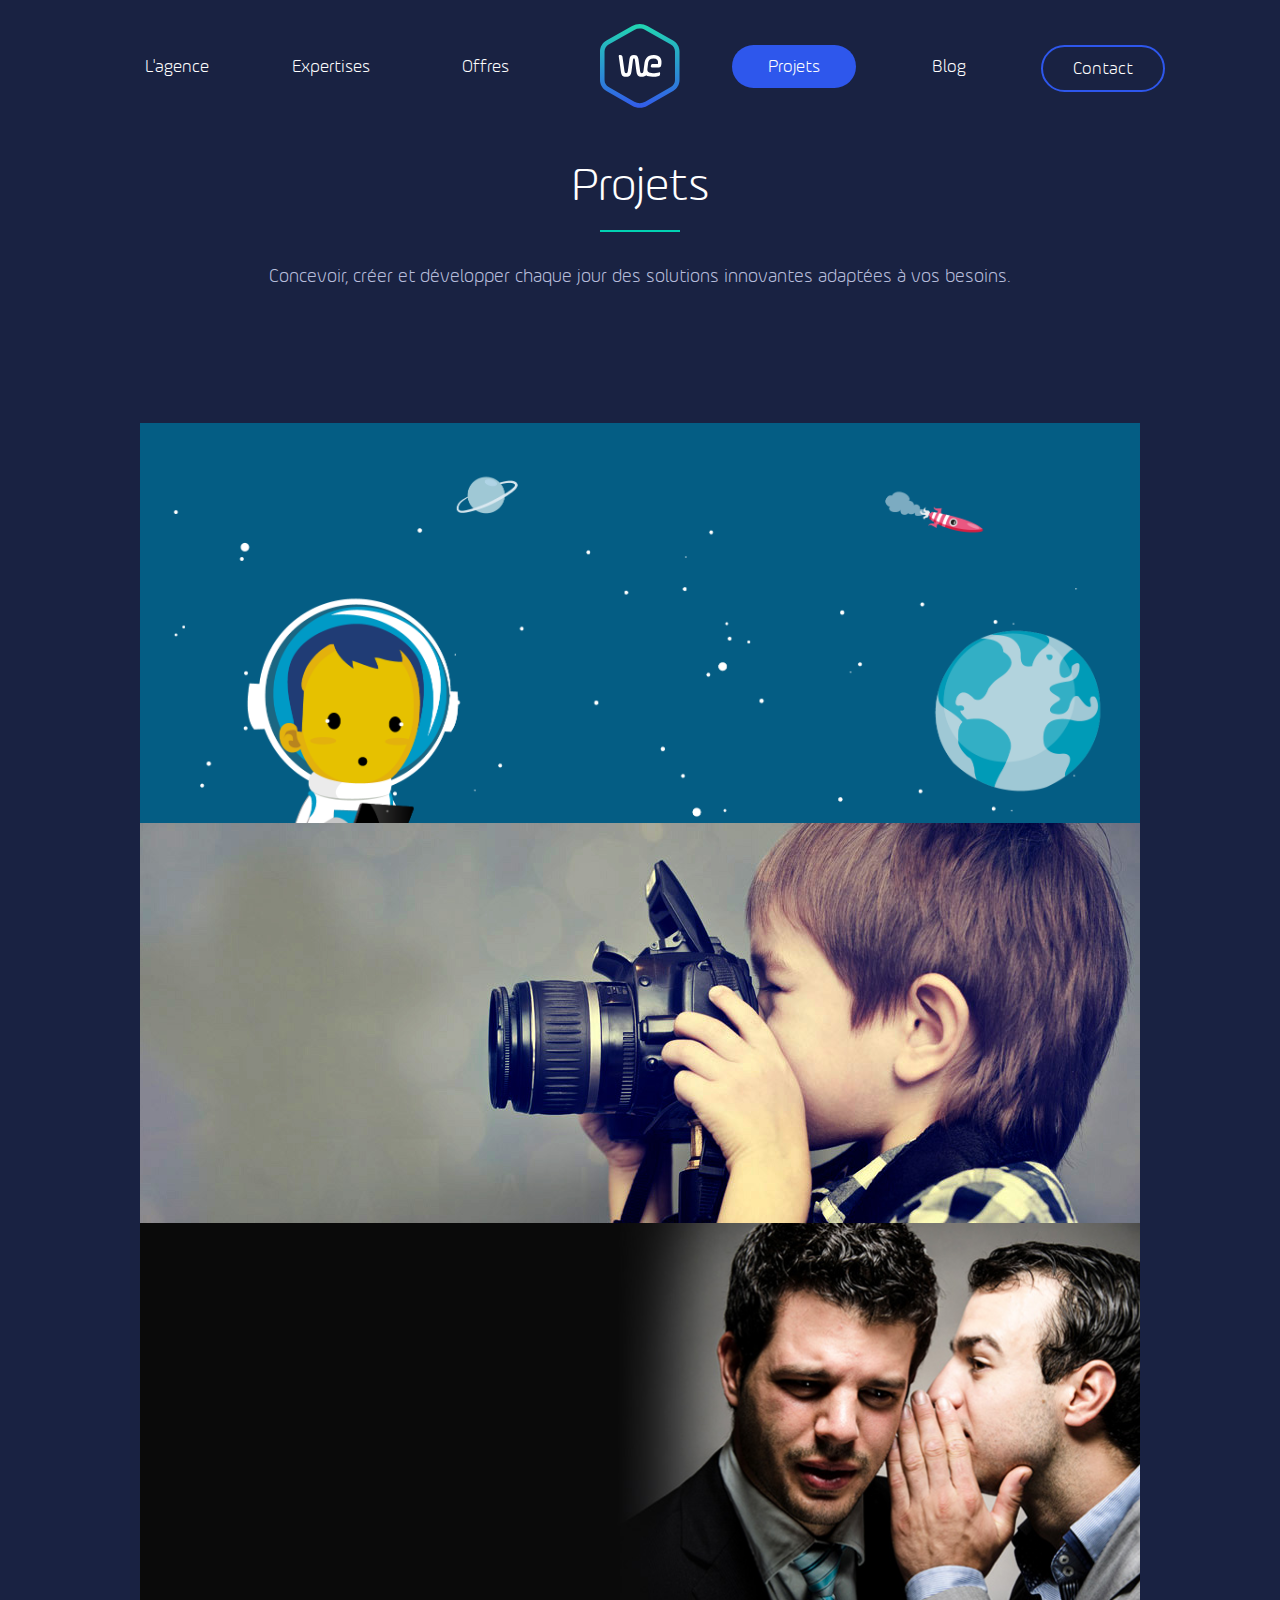
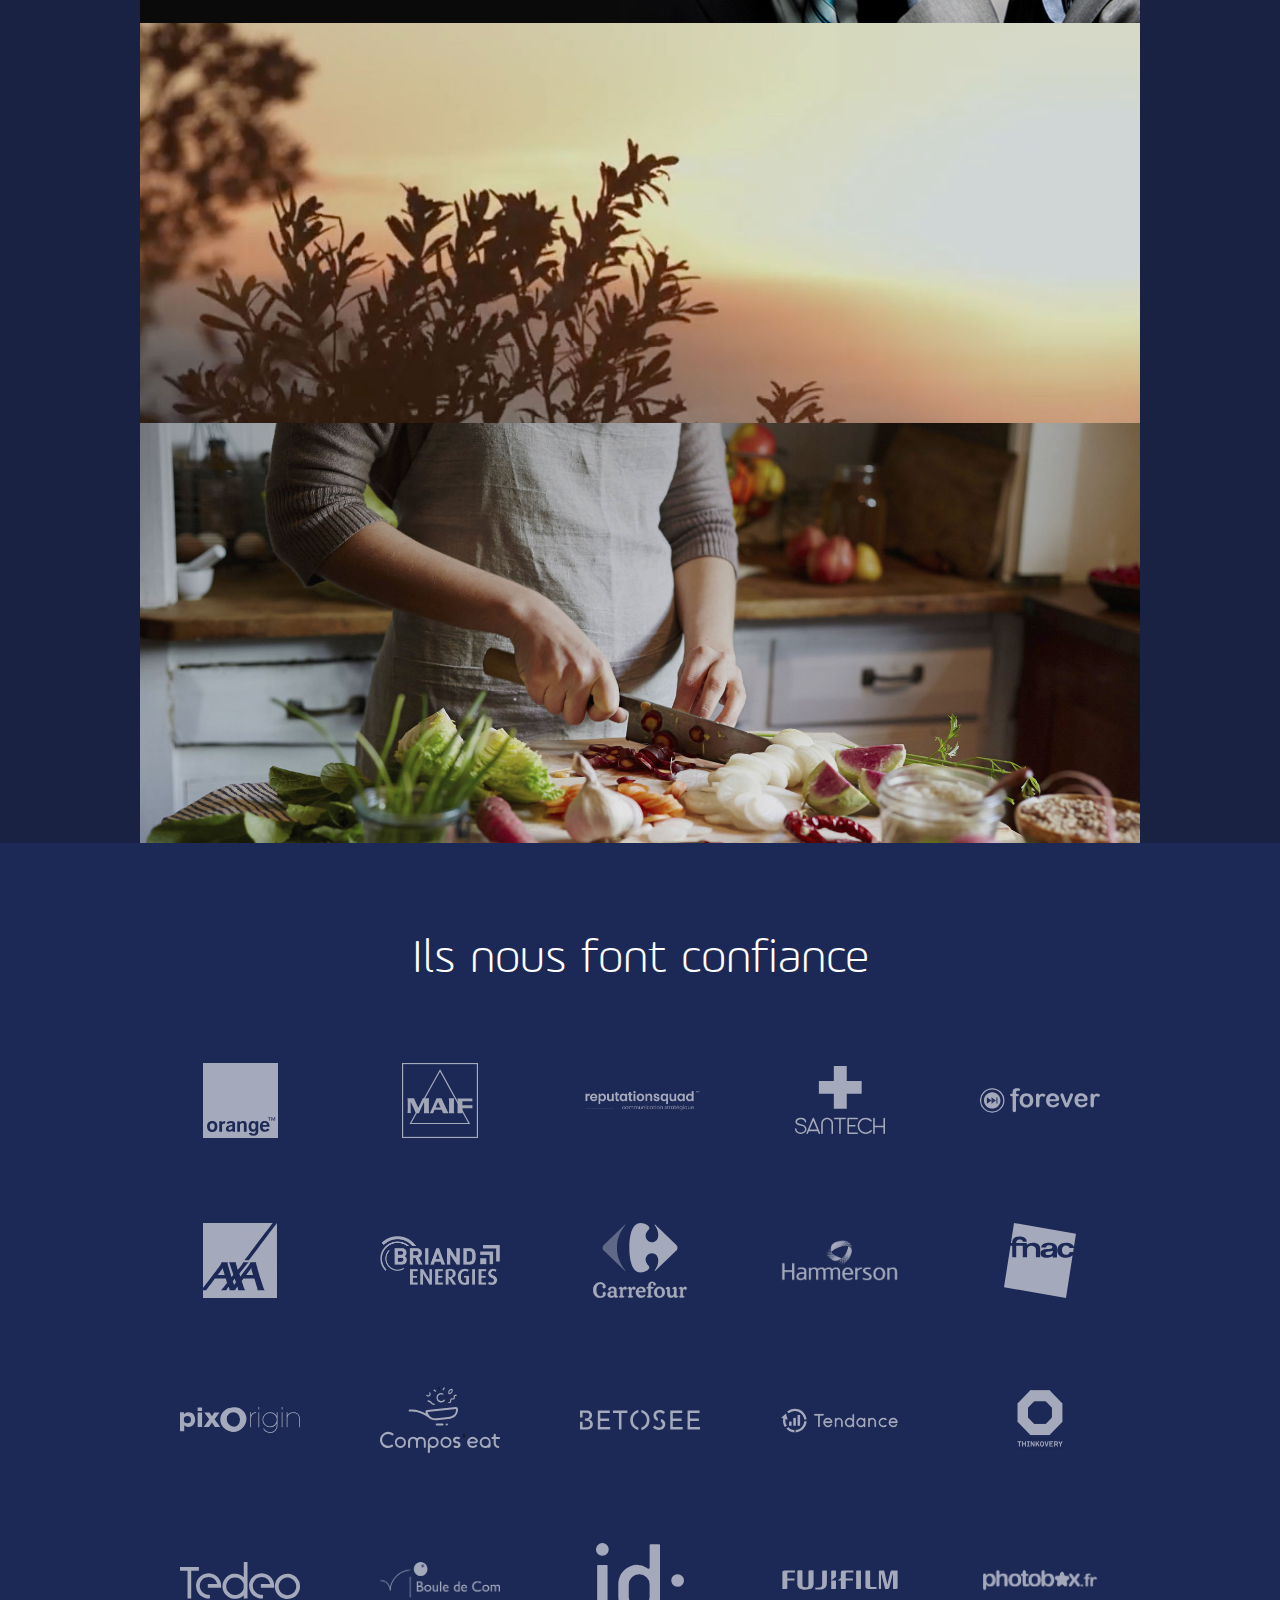
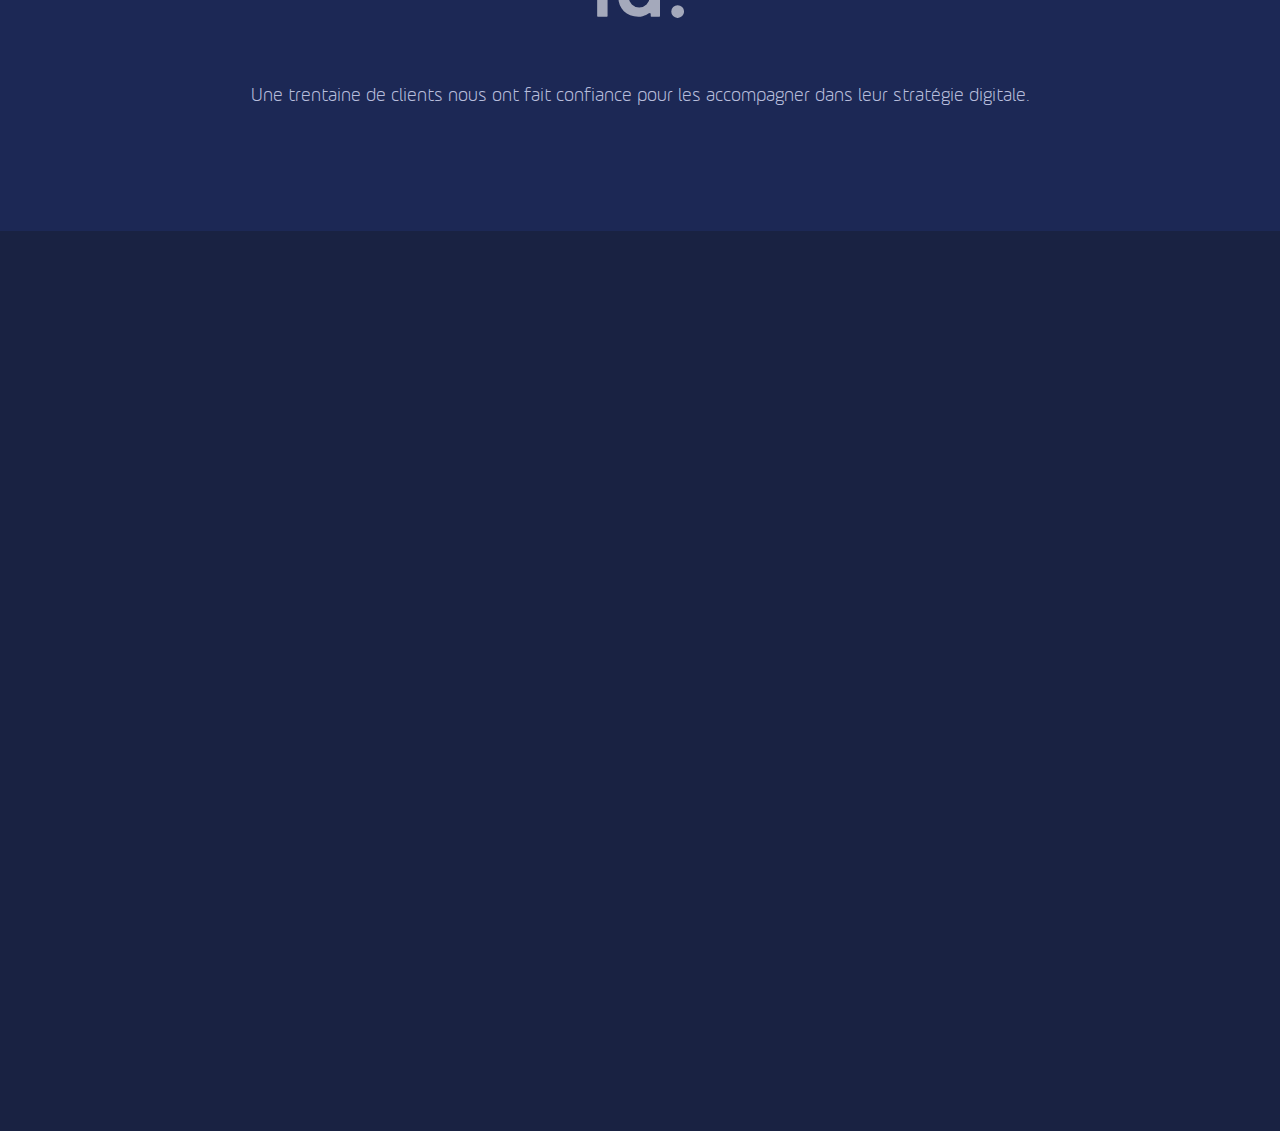
<file: we craft/projets.html>
<!doctype html>
<html lang="en">
<head>
    <meta charset="UTF-8">
    <meta name="viewport"
          content="width=device-width, user-scalable=no, initial-scale=1.0, maximum-scale=1.0, minimum-scale=1.0">
    <meta http-equiv="X-UA-Compatible" content="ie=edge">
    <title>We - Projets</title>

    <link rel="stylesheet" href="css/build1.0.css">
    <link rel="stylesheet" href="css/build2.0.css">
    <script src="js/build.js"></script>

</head>
<body style="overflow:auto">
    <!--初始加载画面-->
    <div class="launch" style="opacity: 1">
        <img src="svg/wca-logo-short.svg" alt="We Craft Apps" />
    </div>

    <section class="main-container" id="app" style="background-color: rgba(255, 255, 255, 0); opacity: 0; display: none">
        <!--顶部导航-->
        <nav class="main" id="main-nav">
            <div class="row small-up-7">
                <!--Lagence-->
                <div class="columns">
                    <a class="ripple" href="agence.html">
                        <span class="icon"><img src="svg/id-card-2.svg" alt="L'agence"> </span>
                        <span class="text">L'agence</span>
                    </a>
                </div>
                <!--Expertises-->
                <div class="columns">
                    <a class="ripple" href="expertises.html">
                        <span class="icon"><img src="svg/settings.svg" alt="Expertises"> </span>
                        <span class="text">Expertises</span>
                    </a>
                </div>
                <!--Offres-->
                <div class="columns">
                    <a class="ripple" href="offres.html">
                        <span class="icon"><img src="svg/list-1.svg" alt="Offres"> </span>
                        <span class="text">Offres</span>
                    </a>
                </div>
                <!--Logo-->
                <div class="columns">
                    <a class="hero ripple v-link-active" href="index.html">
                        <svg id="we-logo-short" width="100%" height="100%" viewBox="0 0 154 162" version="1.1" xmlns="http://www.w3.org/2000/svg" xmlns:xlink="http://www.w3.org/1999/xlink" xml:space="preserve" style="fill-rule:evenodd;clip-rule:evenodd;stroke-linejoin:round;stroke-miterlimit:1.41421">
                            <!--Logo白色路径-->
                            <path id="we-hexagone-white" d="M61.812,3.871l-49.478,28.117c-7.608,4.325 -12.334,12.446 -12.334,21.197l0,54.725c0,8.75 4.726,16.871 12.334,21.196l49.478,28.114c4.545,2.584 9.634,3.872 14.73,3.872c5.09,0 10.185,-1.291 14.726,-3.872l49.476,-28.114c7.608,-4.325 12.334,-12.446 12.334,-21.196l0,-54.725c0,-8.751 -4.726,-16.872 -12.334,-21.197l-49.478,-28.119c-4.542,-2.579 -9.633,-3.869 -14.725,-3.869c-5.092,0 -10.184,1.29 -14.729,3.871ZM66.117,149.647l-49.476,-28.118c-4.89,-2.78 -7.928,-7.999 -7.928,-13.62l0,-54.725c0,-5.621 3.038,-10.84 7.928,-13.621l49.476,-28.114c6.43,-3.652 14.418,-3.652 20.841,0l49.479,28.114c4.89,2.781 7.928,8 7.928,13.621l0,54.725c0,5.621 -3.038,10.84 -7.928,13.62l-49.476,28.115c-3.216,1.827 -6.819,2.74 -10.425,2.74c-3.603,0 -7.206,-0.913 -10.419,-2.737Z" style="fill:white;fill-rule:nonzero;opacity:0"></path>
                            <!--Logo彩色路径-->
                            <path id="we-hexagone" d="M61.812,3.871l-49.478,28.117c-7.608,4.325 -12.334,12.446 -12.334,21.197l0,54.725c0,8.75 4.726,16.871 12.334,21.196l49.478,28.114c4.545,2.584 9.634,3.872 14.73,3.872c5.09,0 10.185,-1.291 14.726,-3.872l49.476,-28.114c7.608,-4.325 12.334,-12.446 12.334,-21.196l0,-54.725c0,-8.751 -4.726,-16.872 -12.334,-21.197l-49.478,-28.119c-4.542,-2.579 -9.633,-3.869 -14.725,-3.869c-5.092,0 -10.184,1.29 -14.729,3.871ZM66.117,149.647l-49.476,-28.118c-4.89,-2.78 -7.928,-7.999 -7.928,-13.62l0,-54.725c0,-5.621 3.038,-10.84 7.928,-13.621l49.476,-28.114c6.43,-3.652 14.418,-3.652 20.841,0l49.479,28.114c4.89,2.781 7.928,8 7.928,13.621l0,54.725c0,5.621 -3.038,10.84 -7.928,13.62l-49.476,28.115c-3.216,1.827 -6.819,2.74 -10.425,2.74c-3.603,0 -7.206,-0.913 -10.419,-2.737Z" style="fill:url(#wegrad1);fill-rule:nonzero"></path>
                            <!--文字路径-->
                            <path d="M104.162,59.568c-0.271,0 -0.514,0.021 -0.777,0.026l0.011,-0.008c-0.061,0 -0.119,0.013 -0.181,0.014c-12.774,0.332 -16.631,7.683 -17.808,17.582l-0.114,0.951l-1.651,12.541c-0.487,3.165 -1.377,3.974 -3.241,3.974c-1.944,0 -2.755,-0.809 -3.241,-3.974l-3.159,-23.158c-0.891,-6.162 -3.403,-7.948 -8.667,-7.948c-5.672,0 -7.777,2.274 -8.588,7.948l-3.185,23.177c-0.487,3.165 -1.378,3.974 -3.242,3.974c-1.943,0 -2.754,-0.809 -3.241,-3.974l-3.82,-27.866c-0.258,-1.868 -1.853,-3.259 -3.737,-3.259l-1.458,0.088c-1.243,0 -2.197,1.104 -2.019,2.336l4.102,28.969c1.053,7.056 2.019,10.697 10.2,10.697c7.29,0 9.316,-3.892 10.286,-10.786l2.755,-20.931c0.407,-2.754 0.732,-3.404 1.947,-3.404c1.294,0 1.619,0.65 2.023,3.404l2.675,20.931c0.97,6.894 3.078,10.786 10.369,10.786c4.219,0 6.727,-0.96 8.319,-2.829c2.724,1.904 6.77,2.781 12.388,2.781c4.029,0 8.661,-0.595 12.368,-1.732c1.066,-0.327 1.869,-1.283 1.998,-2.36l0.267,-2.473c0.157,-1.313 -0.975,-2.249 -2.284,-1.905c-3.35,0.882 -7.919,1.508 -11.547,1.508c-8.196,0 -11.326,-2.354 -10.621,-8.278l0.145,-1.132l1.154,-9.717l0.001,0l0.099,-0.934c0.656,-5.517 4.422,-8.22 10.508,-8.22c6.089,0 9.141,3.188 8.485,8.705l-0.241,1.785l-10.326,0c-1.614,0 -2.968,1.221 -3.133,2.828l-0.227,2.216c-0.098,0.948 0.646,1.772 1.599,1.772l14.223,0c1.857,0 3.582,-1.399 4.005,-3.244c0.346,-1.505 0.548,-2.997 0.702,-4.059c1.442,-9.95 -3.471,-16.784 -14.121,-16.802" style="fill:#fff;fill-rule:nonzero"></path>
                            <defs>
                                <linearGradient id="wegrad1" x1="0" y1="0" x2="1" y2="0" gradientUnits="userSpaceOnUse" gradientTransform="matrix(0,172.837,-172.837,0,76.5391,-5.53176)">
                                    <stop offset="0%" style="stop-color:#21dab0;stop-opacity:1"></stop>
                                    <stop offset="100%" style="stop-color:#3356ec;stop-opacity:1"></stop>
                                </linearGradient>
                            </defs>
                        </svg>
                    </a>
                </div>
                <!--Projets-->
                <div class="columns">
                    <a class="ripple v-link-active" href="javascript:void(0)">
                        <span class="icon"><img src="svg/notebook-1.svg" alt="Projets"> </span>
                        <span class="text">Projets</span>
                    </a>
                </div>
                <!--Blog-->
                <div class="columns">
                    <a class="ripple" href="javascript:void(0)" target="_blank">
                        <span class="icon"><img src="svg/paper-plane-1.svg" alt="Blog"> </span>
                        <span class="text">Blog</span>
                    </a>
                </div>
                <!--Contact-->
                <div class="columns">
                    <a class="ripple" href="contact.html">
                        <span class="icon"><img src="svg/placeholder.svg" alt="Contact"> </span>
                        <span class="text">Contact</span>
                    </a>
                </div>
            </div>
        </nav>

        <div class="fade-transition" style="padding-bottom: 662px;">
            <section id="page" class="page projects" data-height="3430" >
                <!--标题&说明-->
                <section class="we-projects">
                    <h1 class="text-center" style="opacity: 1; transform: matrix(1, 0, 0, 1, 0, 0);">Projets<br><hr></h1>
                    <div class="container">
                        <p class="text-center">Concevoir, créer et développer chaque jour des solutions innovantes adaptées à vos besoins.</p>
                    </div>
                </section>
                <!--分区Maif::::点击button为section添加active类名切换::::然后点击右上角的X号切换回来-->
                <section class="we-project maif" style="transform: matrix(1, 0, 0, 1, 0, 100);">
                    <div class="container">
                        <div class="row">
                            <div class="columns medium-6" style="opacity: 0; transform: matrix(1, 0, 0, 1, 0, 100);">
                                <h3>MAIF</h3>
                                <h4>Mes datas et moi : Plateforme data</h4>
                                <p>#Symfony #API #Redis</p>
                                <button class="button open">En savoir plus</button>
                                <div class="description">
                                    <p>Dans le cadre des projets MAIF “Mes datas et moi” en partenariat avec l'agence Reputation Squad, nous avons pris en charge le développement d’une plateforme orientée "data" permettant la collecte, le traitement et la création de statistiques autour des réseaux sociaux et leurs usages.</p>
                                    <p>Le projet se positionne au coeur du dispositif en centralisant les données de plusieurs expériences. Prochainement, un observatoire “dataviz” sera mis en place afin de partager ces tendances avec le plus grand nombre.</p>
                                </div>
                            </div>
                            <div class="columns medium-6 description"></div>
                        </div>
                    </div>
                    <div class="screen"></div>
                    <!--右上角X-->
                    <svg class="remove" enable-background="new 0 0 32 32" height="60px" version="1.1" viewBox="0 0 32 32" width="60px" xml:space="preserve" xmlns="http://www.w3.org/2000/svg" xmlns:xlink="http://www.w3.org/1999/xlink">
                        <path d="M17.459,16.014l8.239-8.194c0.395-0.391,0.395-1.024,0-1.414c-0.394-0.391-1.034-0.391-1.428,0  l-8.232,8.187L7.73,6.284c-0.394-0.395-1.034-0.395-1.428,0c-0.394,0.396-0.394,1.037,0,1.432l8.302,8.303l-8.332,8.286  c-0.394,0.391-0.394,1.024,0,1.414c0.394,0.391,1.034,0.391,1.428,0l8.325-8.279l8.275,8.276c0.394,0.395,1.034,0.395,1.428,0  c0.394-0.396,0.394-1.037,0-1.432L17.459,16.014z" fill="#FFFFFF"></path>
                        <g></g><g></g>
                    </svg>
                </section>
                <!--分区Forever::::点击button为section添加active类名切换::::然后点击右上角的X号切换回来-->
                <section class="we-project forever" style="transform: matrix(1, 0, 0, 1, 0, 100);">
                    <div class="container">
                        <div class="row">
                            <div class="columns medium-6" style="opacity: 0; transform: matrix(1, 0, 0, 1, 0, 100);">
                                <h3>Forever</h3>
                                <h4>Refonte web e-commerce</h4>
                                <p>#AngularJS #Stripe #Scalabilité</p>
                                <button class="button open">En savoir plus</button>
                                <div class="description">
                                    <p>Dans le cadre de la refonte web opérée par Forever (leader de la numérisation en Europe), nous avons développé l’application web e-commerce.</p>
                                    <p>L’application comporte plusieurs aspects clés comme le multilingue, la gestion des traductions et le multisite.</p>
                                    <p>Le multisite est utilisé afin de proposer en marque blanche les services de numérisation de Forever chez de nombreux acteurs de la grande distribution (Carrefour, Fnac, Orange, etc…).</p>
                                </div>
                            </div>
                            <div class="columns medium-6 description"></div>
                        </div>
                    </div>
                    <div class="screen"></div>
                    <!--右上角的X-->
                    <svg class="remove" enable-background="new 0 0 32 32" height="60px" version="1.1" viewBox="0 0 32 32" width="60px" xml:space="preserve" xmlns="http://www.w3.org/2000/svg" xmlns:xlink="http://www.w3.org/1999/xlink">
                        <path d="M17.459,16.014l8.239-8.194c0.395-0.391,0.395-1.024,0-1.414c-0.394-0.391-1.034-0.391-1.428,0  l-8.232,8.187L7.73,6.284c-0.394-0.395-1.034-0.395-1.428,0c-0.394,0.396-0.394,1.037,0,1.432l8.302,8.303l-8.332,8.286  c-0.394,0.391-0.394,1.024,0,1.414c0.394,0.391,1.034,0.391,1.428,0l8.325-8.279l8.275,8.276c0.394,0.395,1.034,0.395,1.428,0  c0.394-0.396,0.394-1.037,0-1.432L17.459,16.014z" fill="#FFFFFF"></path>
                        <g></g><g></g>
                    </svg>
                </section>
                <!--分区AXA::::点击button为section添加active类名切换::::然后点击右上角的X号切换回来-->
                <section class="we-project axa" style="transform: matrix(1, 0, 0, 1, 0, 100);">
                    <div class="container">
                        <div class="row">
                            <div class="columns medium-6" style="opacity: 0; transform: matrix(1, 0, 0, 1, 0, 100);">
                                <h3>AXA</h3>
                                <h4>Ma réputation Pro : site web à destination des TPE/PME.</h4>
                                <p>#Symfony #Mention.net</p>
                                <button class="button open">En savoir plus</button>
                                <div class="description">
                                    <p>Service à destination des professionnels, il s’agit d’une plateforme permettant de faciliter la veille des TPE/PME.</p>
                                    <p>L’outil permet aussi d’évaluer sa maîtrise du web au travers d’un quizz abordant les thématiques comme l’e-réputation, les réseaux sociaux ou encore la sécurité. La veille prend la forme d’un système d’alerte par mail configurable en collaboration avec le service proposé par mention.net .</p>
                                </div>
                            </div>
                            <div class="columns medium-6"></div>
                        </div>
                    </div>
                    <div class="screen"></div>
                    <svg class="remove" enable-background="new 0 0 32 32" height="60px" version="1.1" viewBox="0 0 32 32" width="60px" xml:space="preserve" xmlns="http://www.w3.org/2000/svg" xmlns:xlink="http://www.w3.org/1999/xlink">
                        <path d="M17.459,16.014l8.239-8.194c0.395-0.391,0.395-1.024,0-1.414c-0.394-0.391-1.034-0.391-1.428,0  l-8.232,8.187L7.73,6.284c-0.394-0.395-1.034-0.395-1.428,0c-0.394,0.396-0.394,1.037,0,1.432l8.302,8.303l-8.332,8.286  c-0.394,0.391-0.394,1.024,0,1.414c0.394,0.391,1.034,0.391,1.428,0l8.325-8.279l8.275,8.276c0.394,0.395,1.034,0.395,1.428,0  c0.394-0.396,0.394-1.037,0-1.432L17.459,16.014z" fill="#FFFFFF"></path>
                        <g></g><g></g>
                    </svg>
                </section>
                <!--分区Santech::::点击button为section添加active类名切换::::然后点击右上角的X号切换回来-->
                <section class="we-project santech" style="transform: matrix(1, 0, 0, 1, 0, 100);">
                    <div class="container">
                        <div class="row">
                            <div class="columns medium-6" style="opacity: 0; transform: matrix(1, 0, 0, 1, 0, 100);">
                                <h3>Santech</h3>
                                <h4>Application mobile carnet de santé.</h4>
                                <p>#Mobile, #iOS, #Android</p>
                                <button class="button open">En savoir plus</button>
                                <div class="description">
                                    <p>En collaboration avec les équipes de la startup Santech, nous sommes intervenus sur le développement de l’application mobile Carnet de Santé - Mieux vaut prévenir.</p>
                                    <p>L’application est un véritable assistant santé du quotidien, qui centralise des outils de suivis, de prise de contacts, des rappels et permet aussi un suivi de toute la famille.</p>
                                </div>
                            </div>
                            <div class="columns medium-6"></div>
                        </div>
                    </div>
                    <div class="screen"></div>
                    <svg class="remove" enable-background="new 0 0 32 32" height="60px" version="1.1" viewBox="0 0 32 32" width="60px" xml:space="preserve" xmlns="http://www.w3.org/2000/svg" xmlns:xlink="http://www.w3.org/1999/xlink">
                        <path d="M17.459,16.014l8.239-8.194c0.395-0.391,0.395-1.024,0-1.414c-0.394-0.391-1.034-0.391-1.428,0  l-8.232,8.187L7.73,6.284c-0.394-0.395-1.034-0.395-1.428,0c-0.394,0.396-0.394,1.037,0,1.432l8.302,8.303l-8.332,8.286  c-0.394,0.391-0.394,1.024,0,1.414c0.394,0.391,1.034,0.391,1.428,0l8.325-8.279l8.275,8.276c0.394,0.395,1.034,0.395,1.428,0  c0.394-0.396,0.394-1.037,0-1.432L17.459,16.014z" fill="#FFFFFF"></path>
                        <g></g><g></g>
                    </svg>
                </section>
                <!--分区Composeat::::点击button为section添加active类名切换::::然后点击右上角的X号切换回来-->
                <section class="we-project composeat" style="transform: matrix(1, 0, 0, 1, 0, 100);">
                    <div class="container">
                        <div class="row">
                            <div class="columns medium-6" style="opacity: 0; transform: matrix(1, 0, 0, 1, 0, 100);">
                                <h3>Compos'eat</h3>
                                <h4>Service gratuit et flexible d'un professionnel de la nutrition</h4>
                                <p>#Symfony, #Design, #Responsive</p>
                                <button class="button open">En savoir plus</button>
                                <div class="description">
                                    <p>Compos'eat propose un site web qui permet chaque jour de bénéficier de menus, de conseils alimentaires, ainsi que de recettes dans le but de retrouver un rythme alimentaire équilibré et une alimentation saine.</p>
                                    <p>Nous avons accompagné la startup Compos'eat dans la réalisation de sa plateforme web, du design au développement du site web. Un back-office permet à l'équipe de Compos'eat d'administrer la totalité des menus, articles et utilisateurs de la plateforme.</p>
                                </div>
                            </div>
                            <div class="columns medium-6"></div>
                        </div>
                    </div>
                    <div class="screen"></div>
                    <svg class="remove" enable-background="new 0 0 32 32" height="60px" version="1.1" viewBox="0 0 32 32" width="60px" xml:space="preserve" xmlns="http://www.w3.org/2000/svg" xmlns:xlink="http://www.w3.org/1999/xlink">
                        <path d="M17.459,16.014l8.239-8.194c0.395-0.391,0.395-1.024,0-1.414c-0.394-0.391-1.034-0.391-1.428,0  l-8.232,8.187L7.73,6.284c-0.394-0.395-1.034-0.395-1.428,0c-0.394,0.396-0.394,1.037,0,1.432l8.302,8.303l-8.332,8.286  c-0.394,0.391-0.394,1.024,0,1.414c0.394,0.391,1.034,0.391,1.428,0l8.325-8.279l8.275,8.276c0.394,0.395,1.034,0.395,1.428,0  c0.394-0.396,0.394-1.037,0-1.432L17.459,16.014z" fill="#FFFFFF"></path>
                        <g></g><g></g>
                    </svg>
                </section>
                <!--合作商家Logo-->
                <section class="companies full">
                    <div class="container">
                        <h2 class="text-center">Ils nous font confiance</h2>
                        <div class="row large-up-5 medium-up-3 small-up-2">
                            <div class="column"><img src="svg/orange.svg" alt="Orange"></div>
                            <div class="column"><img src="svg/maif.svg" alt="MAIF"></div>
                            <div class="column"><img src="svg/reputation-squad.png" alt="Reputation Squad"></div>
                            <div class="column"><img src="svg/santech.svg" alt="Santech"></div>
                            <div class="column"><img src="svg/forever.svg" alt="Forever"></div>
                            <div class="column"><img src="svg/axa.svg" alt="AXA"></div>
                            <div class="column"><img src="svg/briand.png" alt="Briand Energies"></div>
                            <div class="column"><img src="svg/carrefour.svg" alt="Carrefour"></div>
                            <div class="column"><img src="svg/hammerson.png" alt="Hammerson"></div>
                            <div class="column"><img src="svg/fnac.svg" alt="Fnac"></div>
                            <div class="column"><img src="svg/pixorigin.svg" alt="pixorigin"></div>
                            <div class="column"><img src="svg/composeat.svg" alt="composeat"></div>
                            <div class="column"><img src="svg/betosee.svg" alt="betosee"></div>
                            <div class="column"><img src="svg/tendance.svg" alt="tendance"></div>
                            <div class="column"><img src="svg/thinkovery.svg" alt="thinkovery"></div>
                            <div class="column"><img src="svg/tedeo.svg" alt="tedeo"></div>
                            <div class="column"><img src="svg/bouledecom.png" alt="bouledecom"></div>
                            <div class="column"><img src="svg/id2.svg" alt="id2"></div>
                            <div class="column"><img src="svg/fujifilm.svg" alt="fujifilm"></div>
                            <div class="column"><img src="svg/photobox.png" alt="photobox"></div>
                        </div>
                        <p class="text-center">Une trentaine de clients nous ont fait confiance pour les accompagner dans leur stratégie digitale.</p>
                    </div>
                </section>
            </section>

            <!--页尾-->
            <section id="contact" class="contact">
                <div class="content" style="height: 662px;">
                    <h2 id="contactTitle" class="text-center">
                        <span>C</span>
                        <span>o</span>
                        <span>n</span>
                        <span>t</span>
                        <span>a</span>
                        <span>c</span>
                        <span>t</span>
                        <span>e</span>
                        <span>z</span>
                        <span>-</span>
                        <span>n</span>
                        <span>o</span>
                        <span>u</span>
                        <span>s</span>
                        <span>&nbsp;</span>
                        <span>!</span>
                    </h2>
                    <div class="container text-center socials">
                        <!--TW-->
                        <a href="javascript:void(0)">
                            <svg id="twitter" data-name="twitter" xmlns="http://www.w3.org/2000/svg" viewBox="0 0 89.6 94.3">
                                <title>twitter</title>
                                <path d="M69.6,31.7H69.5A19.8,19.8,0,0,1,65,36.7a0.9,0.9,0,0,0-.4.9V39c-0.1.8-.1,1.7-0.2,2.5s-0.2,1.5-.3,2.2a30,30,0,0,1-2.3,7.1,29.1,29.1,0,0,1-8.3,10.6,27,27,0,0,1-8,4.4A26.5,26.5,0,0,1,39.7,67l-2.6.2H32.1l-2.5-.4a28.5,28.5,0,0,1-8.8-3.4L20,62.8h4.6l1.8-.3a20.4,20.4,0,0,0,8.3-3.7l0.4-.3a10.1,10.1,0,0,1-9.4-7.1,9.6,9.6,0,0,0,4.4-.2,10.2,10.2,0,0,1-8-10.1,10.2,10.2,0,0,0,4.5,1.2,10.3,10.3,0,0,1-4.2-6.2,10.2,10.2,0,0,1,1.1-7.4,29,29,0,0,0,9.4,7.6,28.8,28.8,0,0,0,11.6,3.1V39.2c-0.1-.5-0.1-0.9-0.2-1.4a8.6,8.6,0,0,1,0-1.2,10.8,10.8,0,0,1,.1-1.4,10.1,10.1,0,0,1,1.1-3.1,10.3,10.3,0,0,1,2.9-3.3,9.2,9.2,0,0,1,2.6-1.4l1.9-.5h3.1a10.4,10.4,0,0,1,3.1,1A10.7,10.7,0,0,1,61.6,30h0.3A20.2,20.2,0,0,0,68,27.8h0.2a10.1,10.1,0,0,1-4.3,5.6h0.9a19.9,19.9,0,0,0,4.3-1.2Z"></path>
                                <path d="M34.2,67.3h0Z"></path>
                                <path d="M64.6,37.6c0,0.4,0,.7,0,1.1a2,2,0,0,1,0,.3V37.6Z"></path>
                                <path d="M44.8,94.3A17.4,17.4,0,0,1,36.2,92L7.2,75.5A14.3,14.3,0,0,1,0,63.1v-32A14.3,14.3,0,0,1,7.2,18.7l29-16.5a17.5,17.5,0,0,1,17.2,0l29,16.5a14.3,14.3,0,0,1,7.2,12.4v32a14.3,14.3,0,0,1-7.2,12.4L53.4,92A17.4,17.4,0,0,1,44.8,94.3ZM51.2,4.7a13,13,0,0,0-12.8,0L8,22a9.6,9.6,0,0,0-4.9,8.4V63.9A9.6,9.6,0,0,0,8,72.3L38.4,89.5a13,13,0,0,0,12.8,0L81.5,72.3a9.6,9.6,0,0,0,4.9-8.4V30.3A9.6,9.6,0,0,0,81.5,22Z"></path>
                            </svg>
                        </a>
                        <!--FB-->
                        <a href="javascript:void(0)">
                            <svg id="fb" data-name="fb" xmlns="http://www.w3.org/2000/svg" viewBox="0 0 89.6 94.3">
                                <title>fb</title>
                                <path d="M44.8,94.3A17.4,17.4,0,0,1,36.2,92L7.2,75.5A14.3,14.3,0,0,1,0,63.1v-32A14.3,14.3,0,0,1,7.2,18.7l29-16.5a17.5,17.5,0,0,1,17.2,0l29,16.5a14.3,14.3,0,0,1,7.2,12.4v32a14.3,14.3,0,0,1-7.2,12.4L53.4,92A17.4,17.4,0,0,1,44.8,94.3ZM51.2,4.7a13,13,0,0,0-12.8,0L8,22a9.6,9.6,0,0,0-4.9,8.4V63.9A9.6,9.6,0,0,0,8,72.3L38.4,89.5a13,13,0,0,0,12.8,0L81.5,72.3a9.6,9.6,0,0,0,4.9-8.4V30.3A9.6,9.6,0,0,0,81.5,22Z"></path>
                                <path d="M54.5,39.8H47.9V35.5a1.8,1.8,0,0,1,1.8-2h4.7V26.3H47.9c-7.1,0-8.7,5.3-8.7,8.7v4.8H35.1v7.4h4.1V68h8.7V47.1h5.8Z"></path>
                            </svg>
                        </a>
                        <!--mail-->
                        <a href="javascript:void(0)">
                            <svg id="mail" data-name="mail" xmlns="http://www.w3.org/2000/svg" viewBox="0 0 89.6 94.3">
                                <title>mail</title>
                                <path d="M44.8,94.3A17.4,17.4,0,0,1,36.2,92L7.2,75.5A14.3,14.3,0,0,1,0,63.1v-32A14.3,14.3,0,0,1,7.2,18.7l29-16.5a17.5,17.5,0,0,1,17.2,0l29,16.5a14.3,14.3,0,0,1,7.2,12.4v32a14.3,14.3,0,0,1-7.2,12.4L53.4,92A17.4,17.4,0,0,1,44.8,94.3ZM51.2,4.7a13,13,0,0,0-12.8,0L8,22a9.6,9.6,0,0,0-4.9,8.4V63.9A9.6,9.6,0,0,0,8,72.3L38.4,89.5a13,13,0,0,0,12.8,0L81.5,72.3a9.6,9.6,0,0,0,4.9-8.4V30.3A9.6,9.6,0,0,0,81.5,22Z"></path>
                                <path d="M46.5,46.9L63,32.6H26.6L43.1,46.9A2.6,2.6,0,0,0,46.5,46.9Z"></path>
                                <path d="M48.5,49.2a5.6,5.6,0,0,1-7.4,0L24.4,34.7a2.7,2.7,0,0,0-.1.7V58.9A2.7,2.7,0,0,0,27,61.7H62.5a2.7,2.7,0,0,0,2.7-2.7V35.3a2.7,2.7,0,0,0-.1-0.7Z"></path>
                            </svg>
                        </a>
                    </div>
                    <p class="mentions">
                        <span>We Craft Apps 2016 - Tous droits réservés -</span>
                        <span>Website crafted with ❤ in Nantes - <a href="javascript:void(0)">Mentions légales</a></span>
                    </p>
                </div>
            </section>
        </div>
    </section>
<script src="js/projets.js"></script>
</body>
</html>
</file>
<file: BaiDuYun/css/style.css>
/*重置样式*/
*{
    margin:0;
    padding:0;
}
html{
    height:100%;
}
body{
    height:100%;
    width:100%;
    overflow: hidden;
    font:16px "microsoft yahei";
    background-color:#fff;
}
a{
    color:#fff;
    text-decoration:none;
}
i,b,em{
    font-style:normal;
}
b,strong{
    font-weight:normal;
}
li{
    list-style:none;
}
input{
    border:0;
    outline:none;
}
.none{
    display:none;
}


/*浮动+清除浮动*/
.fl{
    float:left;
}
.fr{
    float:right;
}
.clearfix:after{
    content:"";
    display:block;
    clear:both;
    height:0;
    overflow:hidden;
    visibility:hidden;
}
.clearfix{
    zoom:1;
}

/*背景图*/
#baiduyun{
    height:100%;
    min-width:1200px;
    position:relative;
    background-image:url(../img/main_bg.jpg);
}
header{

    padding-top:15px;
    height:62px;
    box-sizing: border-box;
}
header strong{
    text-indent:-99999px;
    width:142px;
    height:32px;
    margin:0 20px 15px;
    background-image:url("../img/logo_01.png");
}
header .left{
    padding-left:39px;
}
header .left li{
    margin-right:54px;
}
header .left li a{
    float:left;
    line-height:30px;
}
header .left li a:hover{
    border-bottom:3px solid #fff;
}
header .right li{
    color:#fff;
    font-size:12px;
}
header .right li:nth-child(1) a{
    float:left;
    color:gold;
    padding-top:8px;
    text-decoration:underline;
    font-size:12px;
    padding-right:10px;
}
header .right li:nth-child(2) img{
    float:left;
    width:30px;
    height:30px;
    border-radius:100%;
    border:2px solid #3a7ad8;
    margin-right:10px;
}
header .right li:nth-child(2) .mc{
    float:left;
    padding-top:8px;
}
header .right li:nth-child(2) .hy_icon{
    float:left;
    width:20px;
    height:18px;
    background:url("../img/hg_icon.jpg");
    margin-top:4px;
    margin-left:5px;
    margin-right:10px;
}
header .right li:nth-child(2) .sj_icon{
    float:left;
    width:12px;
    height:7px;
    margin-top:12px;
    margin-right:18px;
    background-image:url("../img/sanj.jpg");
}
header .right li:nth-child(3){
    border-left:1px solid #fff;
    height:12px;
    padding-left:15px;
    margin-top:11px;
}
header .right li:nth-child(3) a{
    font-size:12px;
    line-height:12px;
    float:left;
    margin-top:-1px;
    margin-right:18px;
}
header .right li:nth-child(4) a,header .right li:nth-child(5) a,header .right li:nth-child(6) a{
    background-image:url("../img/tip_icon.jpg");
    float:left;
    width:22px;
    height:18px;
    margin-top:7px;
}
header .right li:nth-child(5) a{
    background-position:-37px 0;
    margin-left:15px;
    margin-right:15px;
}
header .right li:nth-child(6) a{
    background-position:-74px 0;
    margin-right:20px;
}
header .right li:nth-child(7){
    margin-top:3px;
    margin-right:11px;
}
header .right li:nth-child(7) a{
    float:left;
    width:78px;
    height:26px;
    background-color:#ffd821;
    color:#d18112;
    line-height:26px;
    text-align:center;
    border-radius:20px;
}

/*侧边栏*/
article{
    height:600px;
    min-height:600px;
}
article nav{
    min-height:500px;
    width:194px;
    top: 62px;
    left: 0;
    bottom: 0;
    z-index: 9;
    position: absolute;
}

nav .nav_list a:hover{
    background-color:#77acff;
}

article nav a.nav{
    float:left;
    width:194px;
    height:45px;
    text-indent:54px;
    line-height:45px;
    font-size:14px;
}
article nav a:nth-child(1){
    margin-top:10px;
    background:url("../img/all_icon.png") no-repeat 24px 15px;
}
article nav a:nth-child(8){
    background:url("../img/i_icon.png") no-repeat 24px 15px;
}
article nav a:nth-child(9){
    background:url("../img/ll_icon.png") no-repeat 24px 15px;
}
article nav .nav_span1{
    float:left;
    height:8px;
    width:155px;
    background-color:#5ba3d6;
    border-radius:4px;
    left:20px;
    position:absolute;
    bottom:72px;
}
article nav .nav_span1 b{
    float:left;
    width:14%;
    height:8px;
    background-color:#92ef55;
    border-radius:4px;
}
article nav .nav_span2{
    font-size:12px;
    color:#fff;
    position:absolute;
    bottom:48px;
    left:20px;
}
article nav .nav_span2 a{
    position:absolute;
    width:40px;
    height:20px;
    background:#5ba3d6;
    border-radius:10px;
    text-align:center;
    line-height:20px;
    font-size:12px;
    margin-left:26px;
    margin-top:-2px
}
/*侧边栏底部横排小图标*/
article nav .nav_icon{
    position:absolute;
    width:48px;
    height:24px;
    bottom:12px;
    background:url("../img/bottom_icon_1.png") no-repeat;
}
article nav .nav_icon:nth-last-child(4){
    left:2px;
}
article nav .nav_icon:nth-last-child(3){
    left:50px;
    background-position:-50px;
}
article nav .nav_icon:nth-last-child(2){
    left:98px;
    background-position:-98px;
}

article nav .nav_icon:nth-last-child(1){
    left:146px;
    background-position:-146px;
}

/*主要内容区域*/
article section{
    position:absolute;
    background-color:#fff;
    border-top-left-radius: 8px;
    border-top-right-radius: 8px;
    top: 62px;
    left: 194px;
    bottom: 0;
    right: 10px;
    overflow: auto;
}
section .header{
    padding-top:15px;
    padding-left:15px;
    padding-bottom:15px;
}
section .header .btn{
    height:32px;
    font-size:14px;
    color:#3b8cff;
    border:1px solid #c0d9fe;
    border-radius:4px;
    line-height:32px;
    margin-right:10px;
    text-align:center;
    padding:0 14px;
    cursor:pointer;
    transition:.2s;
}
section ul.right li:nth-child(1){
    width:244px;
    height:32px;
    background-color:#f1f2f4;
    border-radius:16px;
    margin-right:10px;
    margin-top:1px;
}
section ul.right li:nth-child(1) input{
    float:left;
    margin-left:16px;
    width:200px;
    height:32px;
    line-height:32px;
    font-size:12px;
    font-family: "Microsoft YaHei UI", serif;
    color:#959595;
    background-color:#f1f2f4;
}
section ul.right li:nth-child(1) span{
    float:left;
    width:14px;
    height:14px;
    margin-top:9px;
    cursor:pointer;
    background:url("../img/search.jpg") no-repeat;
}
section ul.right .sort{
    background:url("../img/sort.jpg");
    margin-top:8px;
}
section ul.right li:nth-child(2){
    width:26px;
    height:16px;
    margin-right:12px;
    cursor:pointer;
}
section ul.right li:nth-child(3){
    width:20px;
    height:16px;
    background-position: -38px 0;
    margin-right:23px;
    cursor:pointer;
}
/*面包屑导航*/
section div.txt{
    font-size:12px;
    padding-left:15px;
    padding-right:20px;
    height:20px;
    margin-top:64px;
    color:#666666;
}
section div a{
    color:#666;
    cursor:pointer
}
section div a:hover{
    text-decoration:underline;
}
section div .blue{
    color:#3b8cff;
}
/*全选按钮*/
section .checkbox{
    font-size:12px;
    color:#929292;
    padding-left:15px;
    border-bottom:1px solid #f2f6fd;
}
section .checkbox p{
    padding-bottom:9px;

    padding-top:12px;
}
section .checkbox b{
    width:14px;
    height:14px;
    background:url("../img/checkbox.png") no-repeat;
    margin-right:14px;
}
section .checkbox span{
    line-height:14px;
}

/*内容父级*/
section .content,section .detailed{
    position:relative;
    height:auto;
}

/*详细内容*/
section .checkbox .allcheck{
    width:682px;
}
section .checkbox .size{
    width:176px;
    padding-left:10px;
}
section .checkbox .date{
    width:250px;
    padding-left:10px;
}
section .detailed .row{
    border-bottom:1px solid #f2f6fd;
    font-size:12px;
    color:#424e67;
    line-height:43px;
}
section .detailed .row p:nth-child(1){
    width:697px;
    height:43px;
    box-sizing: border-box;
    font-family: "serif";
    background:url("../img/all_z.png") no-repeat -551px -407px;
    position:relative;
}
section .detailed .row p:nth-child(1) .txt-name{
    margin-left:51px;
}
section .detailed .row p:nth-child(1) b{
    width:14px;
    height:14px;
    background:url("../img/checkbox.png") no-repeat;
    margin-top:14px;
    margin-left:16px;
}
section .detailed .row p:nth-child(2){
    text-indent:8px;
    font-size:12px;
    color:#666;
    width:186px;
}
section .detailed .row p:nth-child(3){
    width:250px;
    text-indent:8px;
    color:#666;
}
/*详细信息——重命名*/
section .detailed .rename{
    position:absolute;
    top:0;
    left:80px;
    z-index: 9;
    padding-top:9px;
    height:35px;
    display:none;
}
section .detailed .rename input{
    text-indent:4px;
    font:12px/22px "microsoft yahei";
    float:left;
    width:230px;
    height:22px;
    border:1px solid #c4ddff;
    box-shadow:0 0 4px #3b8cff;
    border-radius:2px;
}
section .detailed .rename span{
    float:left;
    width:22px;
    height:21px;
    border:1px solid #c4dbfb;
    box-shadow:0 0 3px #c2d9fb;
    background:url("../img/judge.png") no-repeat;
    cursor:pointer;
}
section .detailed .rename span:nth-child(3){
    background-position: -30px 0;
}

/*内容——文件夹大图*/
section .content dl{
    float:left;
    width:122px;
    height:129px;
    margin:3px 0 3px 6px;
    box-sizing: border-box;
    border:1px solid transparent;
    position:relative;
}
section .content dt{
    width:122px;
    height:56px;
    margin-top:24px;
    background:url("../img/Folder.png") no-repeat 32px 0;
}
section .content dd:nth-child(2){
    font-size:12px;
    line-height:38px;
    text-align:center;
    margin-top:9px;
    margin-left:10px;
    width:100px;
    white-space:nowrap;
    overflow: hidden;
    text-overflow:ellipsis;
}
section .content dd a{
    color:#536475;
}

/*重命名输入框-大图*/
section .content .bigrename{
    display:none;
    position:absolute;
    top:3px;
    left:6px;
    z-index: 9;
    width:122px;
    height:129px;
}
section .content .bigrename p{
    position:absolute;
    bottom:6px;
    left:-4px;
    width:139px;
    background:#F1F5FA;
}
section .content .bigrename input{
    text-indent:4px;
    font:12px/22px "microsoft yahei";
    float:left;
    width:83px;
    height:22px;
    border:1px solid #c4ddff;
    box-shadow:0 0 4px #3b8cff;
    border-radius:2px;
}
section .content .bigrename span{
    float:left;
    width:22px;
    height:21px;
    border:1px solid #c4dbfb;
    box-shadow:0 0 3px #c2d9fb;
    background:url("../img/judge.png") no-repeat;
    cursor:pointer;
}
section .true{
    margin-left:4px;
    margin-right:2px;
}
section .content .bigrename .false{
    background-position:-30px 0;
}

/*文件夹大图——鼠标经过样式*/
section .content dl.hover{
    background-color:#f1f5fa;
    border:1px solid #f1f5fa;
    border-radius:6px;
}

section .content dl dd:nth-child(3){
    display:none;
    width:19px;
    height:19px;
    position:absolute;
    top:6px;
    left:6px;
    background-image:url("../img/checker.png");
    /*点击时图片地址*/
    /*background-image:url("../img/checker0.png");*/
}
/*文件夹大图——鼠标点击样式*/
section .content dl.click{
    background-color:#f1f5fa;
    border:1px solid #90c3fd;
    border-radius:6px;
}

/*右键菜单*/
section .content-menu,section .file-menu{
    position:absolute;
    top:0;
    left:0;
    z-index: -999999;
    font-size:14px;
    color:#666666;
    box-shadow:0 0 10px #d7d7d7;
    border-radius:5px;
    padding-top:4px;
    padding-bottom:4px;
    background:#fff;
}
section .content-menu li,section .file-menu li{
    padding:0 25px 0 20px;
    line-height:30px;
    cursor: default;
    white-space: nowrap;
}

section .content-menu li:hover,section .file-menu li:hover{
    background:#4281F4;
    color:#fff;
}

/*鼠标框选*/
#area{
    background:dodgerblue;
    border:1px solid blue;
    box-sizing: border-box;
    position:absolute;
    top:0;
    left:0;
    opacity: 0.5;
    display:none;
}
</file>
<file: we craft/css/build1.0.css>
@charset "UTF-8";

html {
    font-family: sans-serif;
    /*关闭移动设备字体大小自动调整功能*/
    -ms-text-size-adjust: 100%;
    -webkit-text-size-adjust: 100%
}

body {
    margin: 0
}

article,aside,details,figcaption,figure,footer,header,hgroup,main,menu,nav,section,summary {
    display: block
}

audio,canvas,progress,video {
    display: inline-block;
    vertical-align: baseline
}

audio:not([controls]) {
    display: none;
    height: 0
}

[hidden],template {
    display: none
}

a {
    background-color: transparent
}

a:active,a:hover {
    outline: 0
}

abbr[title] {
    border-bottom: 1px dotted
}

b,strong {
    font-weight: 700
}

dfn {
    font-style: italic
}

h1 {
    font-size: 2em;
    margin: .67em 0
}

mark {
    background: #ff0;
    color: #000
}

small {
    font-size: 80%
}

sub,sup {
    font-size: 75%;
    line-height: 0;
    position: relative;
    vertical-align: baseline
}

sup {
    top: -.5em
}

sub {
    bottom: -.25em
}

img {
    border: 0
}

svg:not(:root) {
    overflow: hidden
}

figure {
    margin: 1em 40px
}

hr {
    box-sizing: content-box;
    height: 0
}

pre {
    overflow: auto
}

code,kbd,pre,samp {
    font-family: monospace;
    font-size: 1em
}

button,input,optgroup,select,textarea {
    color: inherit;
    font: inherit;
    margin: 0
}

button {
    overflow: visible
}

button,select {
    text-transform: none
}

button,html input[type=button],input[type=reset],input[type=submit] {
    -webkit-appearance: button;
    cursor: pointer
}

button[disabled],html input[disabled] {
    cursor: default
}

button::-moz-focus-inner,input::-moz-focus-inner {
    border: 0;
    padding: 0
}

input {
    line-height: normal
}

input[type=checkbox],input[type=radio] {
    box-sizing: border-box;
    padding: 0
}

input[type=number]::-webkit-inner-spin-button,input[type=number]::-webkit-outer-spin-button {
    height: auto
}

input[type=search] {
    -webkit-appearance: textfield;
    box-sizing: content-box
}

input[type=search]::-webkit-search-cancel-button,input[type=search]::-webkit-search-decoration {
    -webkit-appearance: none
}

legend {
    border: 0;
    padding: 0
}

textarea {
    overflow: auto
}

optgroup {
    font-weight: 700
}

table {
    border-collapse: collapse;
    border-spacing: 0
}

td,th {
    padding: 0
}

.foundation-mq {
    font-family: "small=0em&medium=40em&large=64em&xlarge=75em&xxlarge=90em"
}

html {
    font-size: 100%;
    box-sizing: border-box
}

*,:after,:before {
    box-sizing: inherit
}

body {
    padding: 0;
    margin: 0;
    font-family: Helvetica Neue,Helvetica,Roboto,Arial,sans-serif;
    font-weight: 400;
    line-height: 1.5;
    color: #0a0a0a;
    background: #fefefe;
    -webkit-font-smoothing: antialiased;
    -moz-osx-font-smoothing: grayscale
}

img {
    max-width: 100%;
    height: auto;
    -ms-interpolation-mode: bicubic;
    display: inline-block;
    vertical-align: middle
}

textarea {
    height: auto;
    min-height: 50px;
    border-radius: 0
}

select {
    width: 100%;
    border-radius: 0
}

#map_canvas embed,#map_canvas img,#map_canvas object,.map_canvas embed,.map_canvas img,.map_canvas object,.mqa-display embed,.mqa-display img,.mqa-display object {
    max-width: none!important
}

button {
    -webkit-appearance: none;
    -moz-appearance: none;
    background: transparent;
    padding: 0;
    border: 0;
    border-radius: 0;
    line-height: 1
}

.is-visible {
    display: block!important
}

.is-hidden {
    display: none!important
}

.row {
    max-width: 75rem;
    margin-left: auto;
    margin-right: auto
}

.row:after,.row:before {
    content: ' ';
    display: table
}

.row:after {
    clear: both
}

.row.collapse>.column,.row.collapse>.columns {
    padding-left: 0;
    padding-right: 0
}

.row .row {
    margin-left: -.625rem;
    margin-right: -.625rem
}

@media screen and (min-width:40em) {
    .row .row {
        margin-left: -.9375rem;
        margin-right: -.9375rem
    }
}

.row .row.collapse {
    margin-left: 0;
    margin-right: 0
}

.row.expanded {
    max-width: none
}

.row.expanded .row {
    margin-left: auto;
    margin-right: auto
}

.column,.columns {
    padding-left: .625rem;
    padding-right: .625rem;
    width: 100%;
    float: left
}

@media screen and (min-width:40em) {
    .column,.columns {
        padding-left: .9375rem;
        padding-right: .9375rem
    }
}

.column:last-child:not(:first-child),.columns:last-child:not(:first-child) {
    float: right
}

.column.end:last-child:last-child,.end.columns:last-child:last-child {
    float: left
}

.column.row.row,.row.row.columns {
    float: none
}

.row .column.row.row,.row .row.row.columns {
    padding-left: 0;
    padding-right: 0;
    margin-left: 0;
    margin-right: 0
}

.small-1 {
    width: 8.33333%
}

.small-push-1 {
    position: relative;
    left: 8.33333%
}

.small-pull-1 {
    position: relative;
    left: -8.33333%
}

.small-offset-0 {
    margin-left: 0
}

.small-2 {
    width: 16.66667%
}

.small-push-2 {
    position: relative;
    left: 16.66667%
}

.small-pull-2 {
    position: relative;
    left: -16.66667%
}

.small-offset-1 {
    margin-left: 8.33333%
}

.small-3 {
    width: 25%
}

.small-push-3 {
    position: relative;
    left: 25%
}

.small-pull-3 {
    position: relative;
    left: -25%
}

.small-offset-2 {
    margin-left: 16.66667%
}

.small-4 {
    width: 33.33333%
}

.small-push-4 {
    position: relative;
    left: 33.33333%
}

.small-pull-4 {
    position: relative;
    left: -33.33333%
}

.small-offset-3 {
    margin-left: 25%
}

.small-5 {
    width: 41.66667%
}

.small-push-5 {
    position: relative;
    left: 41.66667%
}

.small-pull-5 {
    position: relative;
    left: -41.66667%
}

.small-offset-4 {
    margin-left: 33.33333%
}

.small-6 {
    width: 50%
}

.small-push-6 {
    position: relative;
    left: 50%
}

.small-pull-6 {
    position: relative;
    left: -50%
}

.small-offset-5 {
    margin-left: 41.66667%
}

.small-7 {
    width: 58.33333%
}

.small-push-7 {
    position: relative;
    left: 58.33333%
}

.small-pull-7 {
    position: relative;
    left: -58.33333%
}

.small-offset-6 {
    margin-left: 50%
}

.small-8 {
    width: 66.66667%
}

.small-push-8 {
    position: relative;
    left: 66.66667%
}

.small-pull-8 {
    position: relative;
    left: -66.66667%
}

.small-offset-7 {
    margin-left: 58.33333%
}

.small-9 {
    width: 75%
}

.small-push-9 {
    position: relative;
    left: 75%
}

.small-pull-9 {
    position: relative;
    left: -75%
}

.small-offset-8 {
    margin-left: 66.66667%
}

.small-10 {
    width: 83.33333%
}

.small-push-10 {
    position: relative;
    left: 83.33333%
}

.small-pull-10 {
    position: relative;
    left: -83.33333%
}

.small-offset-9 {
    margin-left: 75%
}

.small-11 {
    width: 91.66667%
}

.small-push-11 {
    position: relative;
    left: 91.66667%
}

.small-pull-11 {
    position: relative;
    left: -91.66667%
}

.small-offset-10 {
    margin-left: 83.33333%
}

.small-12 {
    width: 100%
}

.small-offset-11 {
    margin-left: 91.66667%
}

.small-up-1>.column,.small-up-1>.columns {
    width: 100%;
    float: left
}

.small-up-1>.column:nth-of-type(1n),.small-up-1>.columns:nth-of-type(1n) {
    clear: none
}

.small-up-1>.column:nth-of-type(1n+1),.small-up-1>.columns:nth-of-type(1n+1) {
    clear: both
}

.small-up-1>.column:last-child,.small-up-1>.columns:last-child {
    float: left
}

.small-up-2>.column,.small-up-2>.columns {
    width: 50%;
    float: left
}

.small-up-2>.column:nth-of-type(1n),.small-up-2>.columns:nth-of-type(1n) {
    clear: none
}

.small-up-2>.column:nth-of-type(2n+1),.small-up-2>.columns:nth-of-type(2n+1) {
    clear: both
}

.small-up-2>.column:last-child,.small-up-2>.columns:last-child {
    float: left
}

.small-up-3>.column,.small-up-3>.columns {
    width: 33.33333%;
    float: left
}

.small-up-3>.column:nth-of-type(1n),.small-up-3>.columns:nth-of-type(1n) {
    clear: none
}

.small-up-3>.column:nth-of-type(3n+1),.small-up-3>.columns:nth-of-type(3n+1) {
    clear: both
}

.small-up-3>.column:last-child,.small-up-3>.columns:last-child {
    float: left
}

.small-up-4>.column,.small-up-4>.columns {
    width: 25%;
    float: left
}

.small-up-4>.column:nth-of-type(1n),.small-up-4>.columns:nth-of-type(1n) {
    clear: none
}

.small-up-4>.column:nth-of-type(4n+1),.small-up-4>.columns:nth-of-type(4n+1) {
    clear: both
}

.small-up-4>.column:last-child,.small-up-4>.columns:last-child {
    float: left
}

.small-up-5>.column,.small-up-5>.columns {
    width: 20%;
    float: left
}

.small-up-5>.column:nth-of-type(1n),.small-up-5>.columns:nth-of-type(1n) {
    clear: none
}

.small-up-5>.column:nth-of-type(5n+1),.small-up-5>.columns:nth-of-type(5n+1) {
    clear: both
}

.small-up-5>.column:last-child,.small-up-5>.columns:last-child {
    float: left
}

.small-up-6>.column,.small-up-6>.columns {
    width: 16.66667%;
    float: left
}

.small-up-6>.column:nth-of-type(1n),.small-up-6>.columns:nth-of-type(1n) {
    clear: none
}

.small-up-6>.column:nth-of-type(6n+1),.small-up-6>.columns:nth-of-type(6n+1) {
    clear: both
}

.small-up-6>.column:last-child,.small-up-6>.columns:last-child {
    float: left
}

.small-up-7>.column,.small-up-7>.columns {
    width: 14.28571%;
    float: left;
}

.small-up-7>.column:nth-of-type(1n),.small-up-7>.columns:nth-of-type(1n) {
    clear: none;
}

.small-up-7>.column:nth-of-type(7n+1),.small-up-7>.columns:nth-of-type(7n+1) {
    clear: both;
}

.small-up-7>.column:last-child,.small-up-7>.columns:last-child {
    float: left
}

.small-up-8>.column,.small-up-8>.columns {
    width: 12.5%;
    float: left
}

.small-up-8>.column:nth-of-type(1n),.small-up-8>.columns:nth-of-type(1n) {
    clear: none
}

.small-up-8>.column:nth-of-type(8n+1),.small-up-8>.columns:nth-of-type(8n+1) {
    clear: both
}

.small-up-8>.column:last-child,.small-up-8>.columns:last-child {
    float: left
}

.small-collapse>.column,.small-collapse>.columns {
    padding-left: 0;
    padding-right: 0
}

.small-collapse .row {
    margin-left: 0;
    margin-right: 0
}

.small-uncollapse>.column,.small-uncollapse>.columns {
    padding-left: .625rem;
    padding-right: .625rem
}

.small-centered {
    float: none;
    margin-left: auto;
    margin-right: auto
}

.small-pull-0,.small-push-0,.small-uncentered {
    position: static;
    margin-left: 0;
    margin-right: 0;
    float: left
}

@media screen and (min-width:40em) {
    .medium-1 {
        width: 8.33333%
    }

    .medium-push-1 {
        position: relative;
        left: 8.33333%
    }

    .medium-pull-1 {
        position: relative;
        left: -8.33333%
    }

    .medium-offset-0 {
        margin-left: 0
    }

    .medium-2 {
        width: 16.66667%
    }

    .medium-push-2 {
        position: relative;
        left: 16.66667%
    }

    .medium-pull-2 {
        position: relative;
        left: -16.66667%
    }

    .medium-offset-1 {
        margin-left: 8.33333%
    }

    .medium-3 {
        width: 25%
    }

    .medium-push-3 {
        position: relative;
        left: 25%
    }

    .medium-pull-3 {
        position: relative;
        left: -25%
    }

    .medium-offset-2 {
        margin-left: 16.66667%
    }

    .medium-4 {
        width: 33.33333%
    }

    .medium-push-4 {
        position: relative;
        left: 33.33333%
    }

    .medium-pull-4 {
        position: relative;
        left: -33.33333%
    }

    .medium-offset-3 {
        margin-left: 25%
    }

    .medium-5 {
        width: 41.66667%
    }

    .medium-push-5 {
        position: relative;
        left: 41.66667%
    }

    .medium-pull-5 {
        position: relative;
        left: -41.66667%
    }

    .medium-offset-4 {
        margin-left: 33.33333%
    }

    .medium-6 {
        width: 50%
    }

    .medium-push-6 {
        position: relative;
        left: 50%
    }

    .medium-pull-6 {
        position: relative;
        left: -50%
    }

    .medium-offset-5 {
        margin-left: 41.66667%
    }

    .medium-7 {
        width: 58.33333%
    }

    .medium-push-7 {
        position: relative;
        left: 58.33333%
    }

    .medium-pull-7 {
        position: relative;
        left: -58.33333%
    }

    .medium-offset-6 {
        margin-left: 50%
    }

    .medium-8 {
        width: 66.66667%
    }

    .medium-push-8 {
        position: relative;
        left: 66.66667%
    }

    .medium-pull-8 {
        position: relative;
        left: -66.66667%
    }

    .medium-offset-7 {
        margin-left: 58.33333%
    }

    .medium-9 {
        width: 75%
    }

    .medium-push-9 {
        position: relative;
        left: 75%
    }

    .medium-pull-9 {
        position: relative;
        left: -75%
    }

    .medium-offset-8 {
        margin-left: 66.66667%
    }

    .medium-10 {
        width: 83.33333%
    }

    .medium-push-10 {
        position: relative;
        left: 83.33333%
    }

    .medium-pull-10 {
        position: relative;
        left: -83.33333%
    }

    .medium-offset-9 {
        margin-left: 75%
    }

    .medium-11 {
        width: 91.66667%
    }

    .medium-push-11 {
        position: relative;
        left: 91.66667%
    }

    .medium-pull-11 {
        position: relative;
        left: -91.66667%
    }

    .medium-offset-10 {
        margin-left: 83.33333%
    }

    .medium-12 {
        width: 100%
    }

    .medium-offset-11 {
        margin-left: 91.66667%
    }

    .medium-up-1>.column,.medium-up-1>.columns {
        width: 100%;
        float: left
    }

    .medium-up-1>.column:nth-of-type(1n),.medium-up-1>.columns:nth-of-type(1n) {
        clear: none
    }

    .medium-up-1>.column:nth-of-type(1n+1),.medium-up-1>.columns:nth-of-type(1n+1) {
        clear: both
    }

    .medium-up-1>.column:last-child,.medium-up-1>.columns:last-child {
        float: left
    }

    .medium-up-2>.column,.medium-up-2>.columns {
        width: 50%;
        float: left
    }

    .medium-up-2>.column:nth-of-type(1n),.medium-up-2>.columns:nth-of-type(1n) {
        clear: none
    }

    .medium-up-2>.column:nth-of-type(2n+1),.medium-up-2>.columns:nth-of-type(2n+1) {
        clear: both
    }

    .medium-up-2>.column:last-child,.medium-up-2>.columns:last-child {
        float: left
    }

    .medium-up-3>.column,.medium-up-3>.columns {
        width: 33.33333%;
        float: left
    }

    .medium-up-3>.column:nth-of-type(1n),.medium-up-3>.columns:nth-of-type(1n) {
        clear: none
    }

    .medium-up-3>.column:nth-of-type(3n+1),.medium-up-3>.columns:nth-of-type(3n+1) {
        clear: both
    }

    .medium-up-3>.column:last-child,.medium-up-3>.columns:last-child {
        float: left
    }

    .medium-up-4>.column,.medium-up-4>.columns {
        width: 25%;
        float: left
    }

    .medium-up-4>.column:nth-of-type(1n),.medium-up-4>.columns:nth-of-type(1n) {
        clear: none
    }

    .medium-up-4>.column:nth-of-type(4n+1),.medium-up-4>.columns:nth-of-type(4n+1) {
        clear: both
    }

    .medium-up-4>.column:last-child,.medium-up-4>.columns:last-child {
        float: left
    }

    .medium-up-5>.column,.medium-up-5>.columns {
        width: 20%;
        float: left
    }

    .medium-up-5>.column:nth-of-type(1n),.medium-up-5>.columns:nth-of-type(1n) {
        clear: none
    }

    .medium-up-5>.column:nth-of-type(5n+1),.medium-up-5>.columns:nth-of-type(5n+1) {
        clear: both
    }

    .medium-up-5>.column:last-child,.medium-up-5>.columns:last-child {
        float: left
    }

    .medium-up-6>.column,.medium-up-6>.columns {
        width: 16.66667%;
        float: left
    }

    .medium-up-6>.column:nth-of-type(1n),.medium-up-6>.columns:nth-of-type(1n) {
        clear: none
    }

    .medium-up-6>.column:nth-of-type(6n+1),.medium-up-6>.columns:nth-of-type(6n+1) {
        clear: both
    }

    .medium-up-6>.column:last-child,.medium-up-6>.columns:last-child {
        float: left
    }

    .medium-up-7>.column,.medium-up-7>.columns {
        width: 14.28571%;
        float: left
    }

    .medium-up-7>.column:nth-of-type(1n),.medium-up-7>.columns:nth-of-type(1n) {
        clear: none
    }

    .medium-up-7>.column:nth-of-type(7n+1),.medium-up-7>.columns:nth-of-type(7n+1) {
        clear: both
    }

    .medium-up-7>.column:last-child,.medium-up-7>.columns:last-child {
        float: left
    }

    .medium-up-8>.column,.medium-up-8>.columns {
        width: 12.5%;
        float: left
    }

    .medium-up-8>.column:nth-of-type(1n),.medium-up-8>.columns:nth-of-type(1n) {
        clear: none
    }

    .medium-up-8>.column:nth-of-type(8n+1),.medium-up-8>.columns:nth-of-type(8n+1) {
        clear: both
    }

    .medium-up-8>.column:last-child,.medium-up-8>.columns:last-child {
        float: left
    }

    .medium-collapse>.column,.medium-collapse>.columns {
        padding-left: 0;
        padding-right: 0
    }

    .medium-collapse .row {
        margin-left: 0;
        margin-right: 0
    }

    .medium-uncollapse>.column,.medium-uncollapse>.columns {
        padding-left: .9375rem;
        padding-right: .9375rem
    }

    .medium-centered {
        float: none;
        margin-left: auto;
        margin-right: auto
    }

    .medium-pull-0,.medium-push-0,.medium-uncentered {
        position: static;
        margin-left: 0;
        margin-right: 0;
        float: left
    }
}

@media screen and (min-width:64em) {
    .large-1 {
        width: 8.33333%
    }

    .large-push-1 {
        position: relative;
        left: 8.33333%
    }

    .large-pull-1 {
        position: relative;
        left: -8.33333%
    }

    .large-offset-0 {
        margin-left: 0
    }

    .large-2 {
        width: 16.66667%
    }

    .large-push-2 {
        position: relative;
        left: 16.66667%
    }

    .large-pull-2 {
        position: relative;
        left: -16.66667%
    }

    .large-offset-1 {
        margin-left: 8.33333%
    }

    .large-3 {
        width: 25%
    }

    .large-push-3 {
        position: relative;
        left: 25%
    }

    .large-pull-3 {
        position: relative;
        left: -25%
    }

    .large-offset-2 {
        margin-left: 16.66667%
    }

    .large-4 {
        width: 33.33333%
    }

    .large-push-4 {
        position: relative;
        left: 33.33333%
    }

    .large-pull-4 {
        position: relative;
        left: -33.33333%
    }

    .large-offset-3 {
        margin-left: 25%
    }

    .large-5 {
        width: 41.66667%
    }

    .large-push-5 {
        position: relative;
        left: 41.66667%
    }

    .large-pull-5 {
        position: relative;
        left: -41.66667%
    }

    .large-offset-4 {
        margin-left: 33.33333%
    }

    .large-6 {
        width: 50%
    }

    .large-push-6 {
        position: relative;
        left: 50%
    }

    .large-pull-6 {
        position: relative;
        left: -50%
    }

    .large-offset-5 {
        margin-left: 41.66667%
    }

    .large-7 {
        width: 58.33333%
    }

    .large-push-7 {
        position: relative;
        left: 58.33333%
    }

    .large-pull-7 {
        position: relative;
        left: -58.33333%
    }

    .large-offset-6 {
        margin-left: 50%
    }

    .large-8 {
        width: 66.66667%
    }

    .large-push-8 {
        position: relative;
        left: 66.66667%
    }

    .large-pull-8 {
        position: relative;
        left: -66.66667%
    }

    .large-offset-7 {
        margin-left: 58.33333%
    }

    .large-9 {
        width: 75%
    }

    .large-push-9 {
        position: relative;
        left: 75%
    }

    .large-pull-9 {
        position: relative;
        left: -75%
    }

    .large-offset-8 {
        margin-left: 66.66667%
    }

    .large-10 {
        width: 83.33333%
    }

    .large-push-10 {
        position: relative;
        left: 83.33333%
    }

    .large-pull-10 {
        position: relative;
        left: -83.33333%
    }

    .large-offset-9 {
        margin-left: 75%
    }

    .large-11 {
        width: 91.66667%
    }

    .large-push-11 {
        position: relative;
        left: 91.66667%
    }

    .large-pull-11 {
        position: relative;
        left: -91.66667%
    }

    .large-offset-10 {
        margin-left: 83.33333%
    }

    .large-12 {
        width: 100%
    }

    .large-offset-11 {
        margin-left: 91.66667%
    }

    .large-up-1>.column,.large-up-1>.columns {
        width: 100%;
        float: left
    }

    .large-up-1>.column:nth-of-type(1n),.large-up-1>.columns:nth-of-type(1n) {
        clear: none
    }

    .large-up-1>.column:nth-of-type(1n+1),.large-up-1>.columns:nth-of-type(1n+1) {
        clear: both
    }

    .large-up-1>.column:last-child,.large-up-1>.columns:last-child {
        float: left
    }

    .large-up-2>.column,.large-up-2>.columns {
        width: 50%;
        float: left
    }

    .large-up-2>.column:nth-of-type(1n),.large-up-2>.columns:nth-of-type(1n) {
        clear: none
    }

    .large-up-2>.column:nth-of-type(2n+1),.large-up-2>.columns:nth-of-type(2n+1) {
        clear: both
    }

    .large-up-2>.column:last-child,.large-up-2>.columns:last-child {
        float: left
    }

    .large-up-3>.column,.large-up-3>.columns {
        width: 33.33333%;
        float: left
    }

    .large-up-3>.column:nth-of-type(1n),.large-up-3>.columns:nth-of-type(1n) {
        clear: none
    }

    .large-up-3>.column:nth-of-type(3n+1),.large-up-3>.columns:nth-of-type(3n+1) {
        clear: both
    }

    .large-up-3>.column:last-child,.large-up-3>.columns:last-child {
        float: left
    }

    .large-up-4>.column,.large-up-4>.columns {
        width: 25%;
        float: left
    }

    .large-up-4>.column:nth-of-type(1n),.large-up-4>.columns:nth-of-type(1n) {
        clear: none
    }

    .large-up-4>.column:nth-of-type(4n+1),.large-up-4>.columns:nth-of-type(4n+1) {
        clear: both
    }

    .large-up-4>.column:last-child,.large-up-4>.columns:last-child {
        float: left
    }

    .large-up-5>.column,.large-up-5>.columns {
        width: 20%;
        float: left
    }

    .large-up-5>.column:nth-of-type(1n),.large-up-5>.columns:nth-of-type(1n) {
        clear: none
    }

    .large-up-5>.column:nth-of-type(5n+1),.large-up-5>.columns:nth-of-type(5n+1) {
        clear: both
    }

    .large-up-5>.column:last-child,.large-up-5>.columns:last-child {
        float: left
    }

    .large-up-6>.column,.large-up-6>.columns {
        width: 16.66667%;
        float: left
    }

    .large-up-6>.column:nth-of-type(1n),.large-up-6>.columns:nth-of-type(1n) {
        clear: none
    }

    .large-up-6>.column:nth-of-type(6n+1),.large-up-6>.columns:nth-of-type(6n+1) {
        clear: both
    }

    .large-up-6>.column:last-child,.large-up-6>.columns:last-child {
        float: left
    }

    .large-up-7>.column,.large-up-7>.columns {
        width: 14.28571%;
        float: left
    }

    .large-up-7>.column:nth-of-type(1n),.large-up-7>.columns:nth-of-type(1n) {
        clear: none
    }

    .large-up-7>.column:nth-of-type(7n+1),.large-up-7>.columns:nth-of-type(7n+1) {
        clear: both
    }

    .large-up-7>.column:last-child,.large-up-7>.columns:last-child {
        float: left
    }

    .large-up-8>.column,.large-up-8>.columns {
        width: 12.5%;
        float: left
    }

    .large-up-8>.column:nth-of-type(1n),.large-up-8>.columns:nth-of-type(1n) {
        clear: none
    }

    .large-up-8>.column:nth-of-type(8n+1),.large-up-8>.columns:nth-of-type(8n+1) {
        clear: both
    }

    .large-up-8>.column:last-child,.large-up-8>.columns:last-child {
        float: left
    }

    .large-collapse>.column,.large-collapse>.columns {
        padding-left: 0;
        padding-right: 0
    }

    .large-collapse .row {
        margin-left: 0;
        margin-right: 0
    }

    .large-uncollapse>.column,.large-uncollapse>.columns {
        padding-left: .9375rem;
        padding-right: .9375rem
    }

    .large-centered {
        float: none;
        margin-left: auto;
        margin-right: auto
    }

    .large-pull-0,.large-push-0,.large-uncentered {
        position: static;
        margin-left: 0;
        margin-right: 0;
        float: left
    }
}

blockquote,dd,div,dl,dt,form,h1,h2,h3,h4,h5,h6,li,ol,p,pre,td,th,ul {
    margin: 0;
    padding: 0
}

p {
    font-size: inherit;
    line-height: 1.6;
    margin-bottom: 1rem;
    text-rendering: optimizeLegibility
}

em,i {
    font-style: italic
}

b,em,i,strong {
    line-height: inherit
}

b,strong {
    font-weight: 300
}

small {
    font-size: 80%;
    line-height: inherit
}

h1,h2,h3,h4,h5,h6 {
    font-family: Helvetica Neue,Helvetica,Roboto,Arial,sans-serif;
    font-weight: 400;
    font-style: normal;
    color: inherit;
    text-rendering: optimizeLegibility;
    margin-top: 0;
    margin-bottom: .5rem;
    line-height: 1.4
}

h1 small,h2 small,h3 small,h4 small,h5 small,h6 small {
    color: #cacaca;
    line-height: 0
}

h1 {
    font-size: 1.5rem
}

h2 {
    font-size: 1.25rem
}

h3 {
    font-size: 1.1875rem
}

h4 {
    font-size: 1.125rem
}

h5 {
    font-size: 1.0625rem
}

h6 {
    font-size: 1rem
}

@media screen and (min-width:40em) {
    h1 {
        font-size: 3rem
    }

    h2 {
        font-size: 2.5rem
    }

    h3 {
        font-size: 1.9375rem
    }

    h4 {
        font-size: 1.5625rem
    }

    h5 {
        font-size: 1.25rem
    }

    h6 {
        font-size: 1rem
    }
}

a {
    color: #2199e8;
    text-decoration: none;
    line-height: inherit;
    cursor: pointer
}

a:focus,a:hover {
    color: #1585cf
}

a img {
    border: 0
}

hr {
    max-width: 75rem;
    height: 0;
    border-right: 0;
    border-top: 0;
    border-bottom: 1px solid #cacaca;
    border-left: 0;
    margin: 1.25rem auto;
    clear: both
}

dl,ol,ul {
    line-height: 1.6;
    margin-bottom: 1rem;
    list-style-position: outside
}

li {
    font-size: inherit
}

ul {
    list-style-type: disc
}

ol,ul {
    margin-left: 1.25rem
}

ol ol,ol ul,ul ol,ul ul {
    margin-left: 1.25rem;
    margin-bottom: 0
}

dl {
    margin-bottom: 1rem
}

dl dt {
    margin-bottom: .3rem;
    font-weight: 700
}

blockquote {
    margin: 0 0 1rem;
    padding: .5625rem 1.25rem 0 1.1875rem;
    border-left: 1px solid #cacaca
}

blockquote,blockquote p {
    line-height: 1.6;
    color: #8a8a8a
}

cite {
    display: block;
    font-size: .8125rem;
    color: #8a8a8a
}

cite:before {
    content: '\2014 \0020'
}

abbr {
    color: #0a0a0a;
    cursor: help;
    border-bottom: 1px dotted #0a0a0a
}

code {
    font-weight: 400;
    border: 1px solid #cacaca;
    padding: .125rem .3125rem .0625rem
}

code,kbd {
    font-family: Consolas,Liberation Mono,Courier,monospace;
    color: #0a0a0a;
    background-color: #e6e6e6
}

kbd {
    padding: .125rem .25rem 0;
    margin: 0
}

.subheader {
    margin-top: .2rem;
    margin-bottom: .5rem;
    font-weight: 400;
    line-height: 1.4;
    color: #8a8a8a
}

.lead {
    font-size: 125%;
    line-height: 1.6
}

.stat {
    font-size: 2.5rem;
    line-height: 1
}

p+.stat {
    margin-top: -1rem
}

.no-bullet {
    margin-left: 0;
    list-style: none
}

.text-left {
    text-align: left
}

.text-right {
    text-align: right
}

.text-center {
    text-align: center
}

.text-justify {
    text-align: justify
}

@media screen and (min-width:40em) {
    .medium-text-left {
        text-align: left
    }

    .medium-text-right {
        text-align: right
    }

    .medium-text-center {
        text-align: center
    }

    .medium-text-justify {
        text-align: justify
    }
}

@media screen and (min-width:64em) {
    .large-text-left {
        text-align: left
    }

    .large-text-right {
        text-align: right
    }

    .large-text-center {
        text-align: center
    }

    .large-text-justify {
        text-align: justify
    }
}

.show-for-print {
    display: none!important
}

@media print {
    * {
        background: transparent!important;
        color: #000!important;
        box-shadow: none!important;
        text-shadow: none!important
    }

    .show-for-print {
        display: block!important
    }

    .hide-for-print {
        display: none!important
    }

    table.show-for-print {
        display: table!important
    }

    thead.show-for-print {
        display: table-header-group!important
    }

    tbody.show-for-print {
        display: table-row-group!important
    }

    tr.show-for-print {
        display: table-row!important
    }

    td.show-for-print,th.show-for-print {
        display: table-cell!important
    }

    a,a:visited {
        text-decoration: underline
    }

    a[href]:after {
        content: " (" attr(href) ")"
    }

    .ir a:after,a[href^='#']:after,a[href^='javascript:']:after {
        content: ''
    }

    abbr[title]:after {
        content: " (" attr(title) ")"
    }

    blockquote,pre {
        border: 1px solid #999;
        page-break-inside: avoid
    }

    thead {
        display: table-header-group
    }

    img,tr {
        page-break-inside: avoid
    }

    img {
        max-width: 100%!important
    }
    @page {
        margin: .5cm
    }

    h2,h3,p {
        orphans: 3;
        widows: 3
    }

    h2,h3 {
        page-break-after: avoid
    }
}

.button {
    display: inline-block;
    text-align: center;
    line-height: 1;
    cursor: pointer;
    -webkit-appearance: none;
    transition: background-color .25s ease-out,color .25s ease-out;
    vertical-align: middle;
    border: 1px solid transparent;
    border-radius: 0;
    padding: .85em 1em;
    margin: 0 0 1rem;
    font-size: .9rem;
    background-color: #2199e8;
    color: #fff
}
[data-whatinput=mouse] .button {
     outline: 0
 }

.button:focus,.button:hover {
    background-color: #1583cc;
    color: #fff
}

.button.tiny {
    font-size: .6rem
}

.button.small {
    font-size: .75rem
}

.button.large {
    font-size: 1.25rem
}

.button.expanded {
    display: block;
    width: 100%;
    margin-left: 0;
    margin-right: 0
}

.button.primary {
    background-color: #2199e8;
    color: #fff
}

.button.primary:focus,.button.primary:hover {
    background-color: #147cc0;
    color: #fff
}

.button.secondary {
    background-color: #777;
    color: #fff
}

.button.secondary:focus,.button.secondary:hover {
    background-color: #5f5f5f;
    color: #fff
}

.button.success {
    background-color: #3adb76;
    color: #fff
}

.button.success:focus,.button.success:hover {
    background-color: #22bb5b;
    color: #fff
}

.button.alert {
    background-color: #ec5840;
    color: #fff
}

.button.alert:focus,.button.alert:hover {
    background-color: #da3116;
    color: #fff
}

.button.warning {
    background-color: #ffae00;
    color: #fff
}

.button.warning:focus,.button.warning:hover {
    background-color: #cc8b00;
    color: #fff
}

.button.hollow {
    border: 1px solid #2199e8;
    color: #2199e8
}

.button.hollow,.button.hollow:focus,.button.hollow:hover {
    background-color: transparent
}

.button.hollow:focus,.button.hollow:hover {
    border-color: #0c4d78;
    color: #0c4d78
}

.button.hollow.primary {
    border: 1px solid #2199e8;
    color: #2199e8
}

.button.hollow.primary:focus,.button.hollow.primary:hover {
    border-color: #0c4d78;
    color: #0c4d78
}

.button.hollow.secondary {
    border: 1px solid #777;
    color: #777
}

.button.hollow.secondary:focus,.button.hollow.secondary:hover {
    border-color: #3c3c3c;
    color: #3c3c3c
}

.button.hollow.success {
    border: 1px solid #3adb76;
    color: #3adb76
}

.button.hollow.success:focus,.button.hollow.success:hover {
    border-color: #157539;
    color: #157539
}

.button.hollow.alert {
    border: 1px solid #ec5840;
    color: #ec5840
}

.button.hollow.alert:focus,.button.hollow.alert:hover {
    border-color: #881f0e;
    color: #881f0e
}

.button.hollow.warning {
    border: 1px solid #ffae00;
    color: #ffae00
}

.button.hollow.warning:focus,.button.hollow.warning:hover {
    border-color: #805700;
    color: #805700
}

.button.disabled,.button[disabled] {
    opacity: .25;
    cursor: not-allowed;
    pointer-events: none
}

.button.dropdown:after {
    content: '';
    display: block;
    width: 0;
    height: 0;
    border: .4em inset;
    border-color: #fefefe transparent transparent;
    border-top-style: solid;
    border-bottom-width: 0;
    position: relative;
    top: .4em;
    float: right;
    margin-left: 1em;
    display: inline-block
}

.button.arrow-only:after {
    margin-left: 0;
    float: none;
    top: .2em
}
[type=color],[type=date],[type=datetime-local],[type=datetime],[type=email],[type=month],[type=number],[type=password],[type=search],[type=tel],[type=text],[type=time],[type=url],[type=week],textarea {
     display: block;
     box-sizing: border-box;
     width: 100%;
     height: 2.4375rem;
     padding: .5rem;
     border: 1px solid #cacaca;
     margin: 0 0 1rem;
     font-family: inherit;
     font-size: 1rem;
     color: #0a0a0a;
     background-color: #fefefe;
     box-shadow: inset 0 1px 2px hsla(0,0%,4%,.1);
     border-radius: 0;
     transition: box-shadow .5s,border-color .25s ease-in-out;
     -webkit-appearance: none;
     -moz-appearance: none
 }

[type=color]:focus,[type=date]:focus,[type=datetime-local]:focus,[type=datetime]:focus,[type=email]:focus,[type=month]:focus,[type=number]:focus,[type=password]:focus,[type=search]:focus,[type=tel]:focus,[type=text]:focus,[type=time]:focus,[type=url]:focus,[type=week]:focus,textarea:focus {
    border: 1px solid #8a8a8a;
    background-color: #fefefe;
    outline: none;
    box-shadow: 0 0 5px #cacaca;
    transition: box-shadow .5s,border-color .25s ease-in-out
}

textarea {
    max-width: 100%
}

textarea[rows] {
    height: auto
}

input:disabled,input[readonly],textarea:disabled,textarea[readonly] {
    background-color: #e6e6e6;
    cursor: default
}

[type=button],[type=submit] {
    border-radius: 0;
    -webkit-appearance: none;
    -moz-appearance: none
 }

input[type=search] {
    box-sizing: border-box
}

[type=checkbox],[type=file],[type=radio] {
      margin: 0 0 1rem
}

[type=checkbox]+label,[type=radio]+label {
    display: inline-block;
    margin-left: .5rem;
    margin-right: 1rem;
    margin-bottom: 0;
    vertical-align: baseline
}

label>[type=checkbox],label>[type=label] {
    margin-right: .5rem
}

[type=file] {
    width: 100%
}

label {
    display: block;
    margin: 0;
    font-size: .875rem;
    font-weight: 400;
    line-height: 1.8;
    color: #0a0a0a
}

label.middle {
    margin: 0 0 1rem;
    padding: .5625rem 0
}

.help-text {
    margin-top: -.5rem;
    font-size: .8125rem;
    font-style: italic;
    color: #333
}

.input-group {
    display: table;
    width: 100%;
    margin-bottom: 1rem
}

.input-group>:first-child,.input-group>:last-child>* {
    border-radius: 0 0 0 0
}

.input-group-button,.input-group-field,.input-group-label {
    display: table-cell;
    margin: 0;
    vertical-align: middle
}

.input-group-label {
    text-align: center;
    width: 1%;
    height: 100%;
    padding: 0 1rem;
    background: #e6e6e6;
    color: #0a0a0a;
    border: 1px solid #cacaca;
    white-space: nowrap
}

.input-group-label:first-child {
    border-right: 0
}

.input-group-label:last-child {
    border-left: 0
}

.input-group-field {
    border-radius: 0;
    height: 2.5rem
}

.input-group-button {
    height: 100%;
    padding-top: 0;
    padding-bottom: 0;
    text-align: center;
    width: 1%
}

.input-group-button a,.input-group-button button,.input-group-button input {
    margin: 0
}

fieldset {
    border: 0;
    padding: 0;
    margin: 0
}

legend {
    margin-bottom: .5rem;
    max-width: 100%
}

.fieldset {
    border: 1px solid #cacaca;
    padding: 1.25rem;
    margin: 1.125rem 0
}

.fieldset legend {
    background: #fefefe;
    padding: 0 .1875rem;
    margin: 0;
    margin-left: -.1875rem
}

select {
    height: 2.4375rem;
    padding: .5rem;
    border: 1px solid #cacaca;
    margin: 0 0 1rem;
    font-size: 1rem;
    font-family: inherit;
    line-height: normal;
    color: #0a0a0a;
    background-color: #fefefe;
    border-radius: 0;
    -webkit-appearance: none;
    -moz-appearance: none;
    background-image: url('data:image/svg+xml;utf8,<svg xmlns="http://www.w3.org/2000/svg" version="1.1" width="32" height="24" viewBox="0 0 32 24"><polygon points="0,0 32,0 16,24" style="fill: rgb%2851, 51, 51%29"></polygon></svg>');
    background-size: 9px 6px;
    background-position: right center;
    background-origin: content-box;
    background-repeat: no-repeat
}

@media screen and (min-width:0\0) {
    select {
        background-image: url("[data-uri]")
    }
}

select:disabled {
    background-color: #e6e6e6;
    cursor: default
}

select::-ms-expand {
    display: none
}

select[multiple] {
    height: auto
}

.is-invalid-input:not(:focus) {
    background-color: rgba(236,88,64,.1);
    border-color: #ec5840
}

.form-error,.is-invalid-label {
    color: #ec5840
}

.form-error {
    display: none;
    margin-top: -.5rem;
    margin-bottom: 1rem;
    font-size: .75rem;
    font-weight: 700
}

.form-error.is-visible {
    display: block
}

.hide {
    display: none!important
}

.invisible {
    visibility: hidden
}

@media screen and (min-width:0em) and (max-width:39.9375em) {
    .hide-for-small-only {
        display: none!important
    }
}

@media screen and (max-width:0em),screen and (min-width:40em) {
    .show-for-small-only {
        display: none!important
    }
}

@media screen and (min-width:40em) {
    .hide-for-medium {
        display: none!important
    }
}

@media screen and (max-width:39.9375em) {
    .show-for-medium {
        display: none!important
    }
}

@media screen and (min-width:40em) and (max-width:63.9375em) {
    .hide-for-medium-only {
        display: none!important
    }
}

@media screen and (max-width:39.9375em),screen and (min-width:64em) {
    .show-for-medium-only {
        display: none!important
    }
}

@media screen and (min-width:64em) {
    .hide-for-large {
        display: none!important
    }
}

@media screen and (max-width:63.9375em) {
    .show-for-large {
        display: none!important
    }
}

@media screen and (min-width:64em) and (max-width:74.9375em) {
    .hide-for-large-only {
        display: none!important
    }
}

@media screen and (max-width:63.9375em),screen and (min-width:75em) {
    .show-for-large-only {
        display: none!important
    }
}

.show-for-sr,.show-on-focus {
    position: absolute!important;
    width: 1px;
    height: 1px;
    overflow: hidden;
    clip: rect(0,0,0,0)
}

.show-on-focus:active,.show-on-focus:focus {
    position: static!important;
    height: auto;
    width: auto;
    overflow: visible;
    clip: auto
}

.hide-for-portrait,.show-for-landscape {
    display: block!important
}

@media screen and (orientation:landscape) {
    .hide-for-portrait,.show-for-landscape {
        display: block!important
    }
}

@media screen and (orientation:portrait) {
    .hide-for-portrait,.show-for-landscape {
        display: none!important
    }
}

.hide-for-landscape,.show-for-portrait {
    display: none!important
}

@media screen and (orientation:landscape) {
    .hide-for-landscape,.show-for-portrait {
        display: none!important
    }
}

@media screen and (orientation:portrait) {
    .hide-for-landscape,.show-for-portrait {
        display: block!important
    }
}

.float-left {
    float: left!important
}

.float-right {
    float: right!important
}

.float-center {
    display: block;
    margin-left: auto;
    margin-right: auto
}

.clearfix:after,.clearfix:before {
    content: ' ';
    display: table
}

.clearfix:after {
    clear: both
}

.accordion {
    list-style-type: none;
    background: #fefefe;
    border: 1px solid #e6e6e6;
    border-bottom: 0;
    border-radius: 0;
    margin-left: 0
}

.accordion-title {
    display: block;
    padding: 1.25rem 1rem;
    line-height: 1;
    font-size: .75rem;
    color: #2199e8;
    position: relative;
    border-bottom: 1px solid #e6e6e6
}

.accordion-title:focus,.accordion-title:hover {
    background-color: #e6e6e6
}

.accordion-title:before {
    content: '+';
    position: absolute;
    right: 1rem;
    top: 50%;
    margin-top: -.5rem
}

.is-active>.accordion-title:before {
    content: '–'
}

.accordion-content {
    padding: 1rem;
    display: none;
    border-bottom: 1px solid #e6e6e6;
    background-color: #fefefe
}

.is-accordion-submenu-parent>a {
    position: relative
}

.is-accordion-submenu-parent>a:after {
    content: '';
    display: block;
    width: 0;
    height: 0;
    border: 6px inset;
    border-color: #2199e8 transparent transparent;
    border-top-style: solid;
    border-bottom-width: 0;
    position: absolute;
    top: 50%;
    margin-top: -4px;
    right: 1rem
}

.is-accordion-submenu-parent[aria-expanded=true]>a:after {
    -webkit-transform-origin: 50% 50%;
    transform-origin: 50% 50%;
    -webkit-transform: scaleY(-1);
    transform: scaleY(-1)
}

.badge {
    display: inline-block;
    padding: .3em;
    min-width: 2.1em;
    font-size: .6rem;
    text-align: center;
    border-radius: 50%;
    background: #2199e8;
    color: #fefefe
}

.badge.secondary {
    background: #777;
    color: #fefefe
}

.badge.success {
    background: #3adb76;
    color: #fefefe
}

.badge.alert {
    background: #ec5840;
    color: #fefefe
}

.badge.warning {
    background: #ffae00;
    color: #fefefe
}

.breadcrumbs {
    list-style: none;
    margin: 0 0 1rem
}

.breadcrumbs:after,.breadcrumbs:before {
    content: ' ';
    display: table
}

.breadcrumbs:after {
    clear: both
}

.breadcrumbs li {
    float: left;
    color: #0a0a0a;
    font-size: .6875rem;
    cursor: default;
    text-transform: uppercase
}

.breadcrumbs li:not(:last-child):after {
    color: #cacaca;
    content: "/";
    margin: 0 .75rem;
    position: relative;
    top: 1px;
    opacity: 1
}

.breadcrumbs a {
    color: #2199e8
}

.breadcrumbs a:hover {
    text-decoration: underline
}

.breadcrumbs .disabled {
    color: #cacaca
}

.button-group {
    margin-bottom: 1rem;
    font-size: .9rem
}

.button-group:after,.button-group:before {
    content: ' ';
    display: table
}

.button-group:after {
    clear: both
}

.button-group .button {
    float: left;
    margin: 0;
    font-size: inherit
}

.button-group .button:not(:last-child) {
    border-right: 1px solid #fefefe
}

.button-group.tiny {
    font-size: .6rem
}

.button-group.small {
    font-size: .75rem
}

.button-group.large {
    font-size: 1.25rem
}

.button-group.expanded {
    display: table;
    table-layout: fixed;
    width: 100%
}

.button-group.expanded:after,.button-group.expanded:before {
    display: none
}

.button-group.expanded .button {
    display: table-cell;
    float: none
}

.button-group.primary .button {
    background-color: #2199e8;
    color: #fefefe
}

.button-group.primary .button:focus,.button-group.primary .button:hover {
    background-color: #147cc0;
    color: #fefefe
}

.button-group.secondary .button {
    background-color: #777;
    color: #fefefe
}

.button-group.secondary .button:focus,.button-group.secondary .button:hover {
    background-color: #5f5f5f;
    color: #fefefe
}

.button-group.success .button {
    background-color: #3adb76;
    color: #fefefe
}

.button-group.success .button:focus,.button-group.success .button:hover {
    background-color: #22bb5b;
    color: #fefefe
}

.button-group.alert .button {
    background-color: #ec5840;
    color: #fefefe
}

.button-group.alert .button:focus,.button-group.alert .button:hover {
    background-color: #da3116;
    color: #fefefe
}

.button-group.warning .button {
    background-color: #ffae00;
    color: #fefefe
}

.button-group.warning .button:focus,.button-group.warning .button:hover {
    background-color: #cc8b00;
    color: #fefefe
}

.button-group.stacked-for-small .button,.button-group.stacked .button {
    width: 100%
}

.button-group.stacked-for-small .button:not(:last-child),.button-group.stacked .button:not(:last-child) {
    border-right: 1px solid
}

@media screen and (min-width:40em) {
    .button-group.stacked-for-small .button {
        width: auto
    }

    .button-group.stacked-for-small .button:not(:last-child) {
        border-right: 1px solid #fefefe
    }
}

@media screen and (min-width:0em) and (max-width:39.9375em) {
    .button-group.stacked-for-small.expanded {
        display: block
    }

    .button-group.stacked-for-small.expanded .button {
        display: block;
        border-right: 0
    }
}

.callout {
    margin: 0 0 1rem;
    padding: 1rem;
    border: 1px solid hsla(0,0%,4%,.25);
    border-radius: 0;
    position: relative;
    color: #0a0a0a;
    background-color: #fff
}

.callout>:first-child {
    margin-top: 0
}

.callout>:last-child {
    margin-bottom: 0
}

.callout.primary {
    background-color: #def0fc
}

.callout.secondary {
    background-color: #ebebeb
}

.callout.success {
    background-color: #e1faea
}

.callout.alert {
    background-color: #fce6e2
}

.callout.warning {
    background-color: #fff3d9
}

.callout.small {
    padding: .5rem
}

.callout.large {
    padding: 3rem
}

.close-button {
    position: absolute;
    color: #8a8a8a;
    right: 1rem;
    top: .5rem;
    font-size: 2em;
    line-height: 1;
    cursor: pointer
}

[data-whatinput=mouse] .close-button {
    outline: 0
}

.close-button:focus,.close-button:hover {
    color: #0a0a0a
}

.is-drilldown {
    position: relative;
    overflow: hidden
}

.is-drilldown-submenu {
    position: absolute;
    top: 0;
    left: 100%;
    z-index: -1;
    height: 100%;
    width: 100%;
    background: #fefefe;
    transition: -webkit-transform .15s linear;
    transition: transform .15s linear;
    transition: transform .15s linear,-webkit-transform .15s linear
}

.is-drilldown-submenu.is-active {
    z-index: 1;
    display: block;
    -webkit-transform: translateX(-100%);
    transform: translateX(-100%)
}

.is-drilldown-submenu.is-closing {
    -webkit-transform: translateX(100%);
    transform: translateX(100%)
}

.is-drilldown-submenu-parent>a {
    position: relative
}

.is-drilldown-submenu-parent>a:after {
    content: '';
    display: block;
    width: 0;
    height: 0;
    border: 6px inset;
    border-color: transparent transparent transparent #2199e8;
    border-left-style: solid;
    border-right-width: 0;
    position: absolute;
    top: 50%;
    margin-top: -6px;
    right: 1rem
}

.js-drilldown-back>a:before {
    content: '';
    display: block;
    width: 0;
    height: 0;
    border: 6px inset;
    border-color: transparent #2199e8 transparent transparent;
    border-right-style: solid;
    border-left-width: 0;
    display: inline-block;
    vertical-align: middle;
    margin-right: .75rem
}

.dropdown-pane {
    background-color: #fefefe;
    border: 1px solid #cacaca;
    border-radius: 0;
    display: block;
    font-size: 1rem;
    padding: 1rem;
    position: absolute;
    visibility: hidden;
    width: 300px;
    z-index: 3
}

.dropdown-pane.is-open {
    visibility: visible
}

.dropdown-pane.tiny {
    width: 100px
}

.dropdown-pane.small {
    width: 200px
}

.dropdown-pane.large {
    width: 400px
}

[data-whatinput=mouse] .dropdown.menu a {
    outline: 0
}

.no-js .dropdown.menu ul {
    display: none
}

.dropdown.menu:not(.vertical) .is-dropdown-submenu.first-sub {
    top: 100%;
    left: 0;
    right: auto
}

.dropdown.menu.align-right .is-dropdown-submenu.first-sub {
    top: 100%;
    left: auto;
    right: 0
}

.is-dropdown-menu.vertical {
    width: 100px
}

.is-dropdown-menu.vertical.align-right {
    float: right
}

.is-dropdown-menu.vertical>li .is-dropdown-submenu {
    top: 0;
    left: 100%
}

.is-dropdown-submenu-parent {
    position: relative
}

.is-dropdown-submenu-parent a:after {
    float: right;
    margin-top: 3px;
    margin-left: 10px
}

.is-dropdown-submenu-parent.is-down-arrow a {
    padding-right: 1.5rem;
    position: relative
}

.is-dropdown-submenu-parent.is-down-arrow>a:after {
    content: '';
    display: block;
    width: 0;
    height: 0;
    border: 5px inset;
    border-color: #2199e8 transparent transparent;
    border-top-style: solid;
    border-bottom-width: 0;
    position: absolute;
    top: .825rem;
    right: 5px
}

.is-dropdown-submenu-parent.is-left-arrow>a:after {
    content: '';
    display: block;
    width: 0;
    height: 0;
    border: 5px inset;
    border-color: transparent #2199e8 transparent transparent;
    border-right-style: solid;
    border-left-width: 0;
    float: left;
    margin-left: 0;
    margin-right: 10px
}

.is-dropdown-submenu-parent.is-right-arrow>a:after {
    content: '';
    display: block;
    width: 0;
    height: 0;
    border: 5px inset;
    border-color: transparent transparent transparent #2199e8;
    border-left-style: solid;
    border-right-width: 0
}

.is-dropdown-submenu-parent.is-left-arrow.opens-inner .is-dropdown-submenu {
    right: 0;
    left: auto
}

.is-dropdown-submenu-parent.is-right-arrow.opens-inner .is-dropdown-submenu {
    left: 0;
    right: auto
}

.is-dropdown-submenu-parent.opens-inner .is-dropdown-submenu {
    top: 100%
}

.is-dropdown-submenu-parent.opens-left .is-dropdown-submenu {
    left: auto;
    right: 100%
}

.is-dropdown-submenu {
    display: none;
    position: absolute;
    top: 0;
    left: 100%;
    min-width: 200px;
    z-index: 1;
    background: #fefefe;
    border: 1px solid #cacaca
}

.is-dropdown-submenu .is-dropdown-submenu {
    margin-top: -1px
}

.is-dropdown-submenu>li {
    width: 100%
}

.is-dropdown-submenu.js-dropdown-active,.is-dropdown-submenu:not(.js-dropdown-nohover)>.is-dropdown-submenu-parent:hover>.is-dropdown-submenu {
    display: block
}

.flex-video {
    position: relative;
    height: 0;
    padding-bottom: 75%;
    margin-bottom: 1rem;
    overflow: hidden
}

.flex-video embed,.flex-video iframe,.flex-video object,.flex-video video {
    position: absolute;
    top: 0;
    left: 0;
    width: 100%;
    height: 100%
}

.flex-video.widescreen {
    padding-bottom: 56.25%
}

.flex-video.vimeo {
    padding-top: 0
}

.label {
    display: inline-block;
    padding: .33333rem .5rem;
    font-size: .8rem;
    line-height: 1;
    white-space: nowrap;
    cursor: default;
    border-radius: 0;
    background: #2199e8;
    color: #fefefe
}

.label.secondary {
    background: #777;
    color: #fefefe
}

.label.success {
    background: #3adb76;
    color: #fefefe
}

.label.alert {
    background: #ec5840;
    color: #fefefe
}

.label.warning {
    background: #ffae00;
    color: #fefefe
}

.media-object {
    margin-bottom: 1rem;
    display: block
}

.media-object img {
    max-width: none
}

@media screen and (min-width:0em) and (max-width:39.9375em) {
    .media-object.stack-for-small .media-object-section {
        display: block;
        padding: 0;
        padding-bottom: 1rem
    }

    .media-object.stack-for-small .media-object-section img {
        width: 100%
    }
}

.media-object-section {
    display: table-cell;
    vertical-align: top
}

.media-object-section:first-child {
    padding-right: 1rem
}

.media-object-section:last-child:not(:nth-child(2)) {
    padding-left: 1rem
}

.media-object-section.middle {
    vertical-align: middle
}

.media-object-section.bottom {
    vertical-align: bottom
}

.menu {
    margin: 0;
    list-style-type: none
}

.menu>li {
    display: table-cell;
    vertical-align: middle
}

[data-whatinput=mouse] .menu>li {
    outline: 0
}

.menu>li>a {
    display: block;
    padding: .7rem 1rem;
    line-height: 1
}

.menu a,.menu button,.menu input {
    margin-bottom: 0
}

.menu>li>a>i,.menu>li>a>img,.menu>li>a>span {
    vertical-align: middle
}

.menu>li>a>i,.menu>li>a>img {
    display: inline-block;
    margin-right: .25rem
}

.menu>li {
    display: table-cell
}

.menu.vertical>li {
    display: block
}

@media screen and (min-width:40em) {
    .menu.medium-horizontal>li {
        display: table-cell
    }

    .menu.medium-vertical>li {
        display: block
    }
}

@media screen and (min-width:64em) {
    .menu.large-horizontal>li {
        display: table-cell
    }

    .menu.large-vertical>li {
        display: block
    }
}

.menu.simple li {
    line-height: 1;
    display: inline-block;
    margin-right: 1rem
}

.menu.simple a {
    padding: 0
}

.menu.align-right>li {
    float: right
}

.menu.expanded {
    display: table;
    table-layout: fixed;
    width: 100%
}

.menu.expanded>li:first-child:last-child {
    width: 100%
}

.menu.icon-top>li>a {
    text-align: center
}

.menu.icon-top>li>a>i,.menu.icon-top>li>a>img {
    display: block;
    margin: 0 auto .25rem
}

.menu.nested {
    margin-left: 1rem
}

.menu-text {
    font-weight: 700;
    color: inherit;
    line-height: 1;
    padding-top: 0;
    padding-bottom: 0;
    padding: .7rem 1rem
}

.no-js [data-responsive-menu] ul {
    display: none
}

body,html {
    height: 100%
}

.off-canvas-wrapper {
    width: 100%;
    overflow-x: hidden;
    position: relative;
    -webkit-backface-visibility: hidden;
    backface-visibility: hidden;
    -webkit-overflow-scrolling: auto
}

.off-canvas-wrapper-inner {
    position: relative;
    width: 100%;
    transition: -webkit-transform .5s ease;
    transition: transform .5s ease;
    transition: transform .5s ease,-webkit-transform .5s ease
}

.off-canvas-wrapper-inner:after,.off-canvas-wrapper-inner:before {
    content: ' ';
    display: table
}

.off-canvas-wrapper-inner:after {
    clear: both
}

.off-canvas-content {
    min-height: 100%;
    background: #fefefe;
    transition: -webkit-transform .5s ease;
    transition: transform .5s ease;
    transition: transform .5s ease,-webkit-transform .5s ease;
    -webkit-backface-visibility: hidden;
    backface-visibility: hidden;
    z-index: 1;
    box-shadow: 0 0 10px hsla(0,0%,4%,.5)
}

.js-off-canvas-exit {
    display: none;
    position: absolute;
    top: 0;
    left: 0;
    width: 100%;
    height: 100%;
    background: hsla(0,0%,100%,.25);
    cursor: pointer;
    transition: background .5s ease
}

.off-canvas {
    position: absolute;
    background: #e6e6e6;
    z-index: -1;
    max-height: 100%;
    overflow-y: auto;
    -webkit-transform: translateX(0);
    transform: translateX(0)
}

[data-whatinput=mouse] .off-canvas {
    outline: 0
}

.off-canvas.position-left {
    left: -250px;
    top: 0;
    width: 250px
}

.is-open-left {
    -webkit-transform: translateX(250px);
    transform: translateX(250px)
}

.off-canvas.position-right {
    right: -250px;
    top: 0;
    width: 250px
}

.is-open-right {
    -webkit-transform: translateX(-250px);
    transform: translateX(-250px)
}

@media screen and (min-width:40em) {
    .position-left.reveal-for-medium {
        left: 0;
        z-index: auto;
        position: fixed
    }

    .position-left.reveal-for-medium~.off-canvas-content {
        margin-left: 250px
    }

    .position-right.reveal-for-medium {
        right: 0;
        z-index: auto;
        position: fixed
    }

    .position-right.reveal-for-medium~.off-canvas-content {
        margin-right: 250px
    }
}

@media screen and (min-width:64em) {
    .position-left.reveal-for-large {
        left: 0;
        z-index: auto;
        position: fixed
    }

    .position-left.reveal-for-large~.off-canvas-content {
        margin-left: 250px
    }

    .position-right.reveal-for-large {
        right: 0;
        z-index: auto;
        position: fixed
    }

    .position-right.reveal-for-large~.off-canvas-content {
        margin-right: 250px
    }
}

.orbit,.orbit-container {
    position: relative
}

.orbit-container {
    margin: 0;
    overflow: hidden;
    list-style: none
}

.orbit-slide {
    width: 100%;
    max-height: 100%
}

.orbit-slide.no-motionui.is-active {
    top: 0;
    left: 0
}

.orbit-figure {
    margin: 0
}

.orbit-image {
    margin: 0;
    width: 100%;
    max-width: 100%
}

.orbit-caption {
    bottom: 0;
    width: 100%;
    margin-bottom: 0;
    background-color: hsla(0,0%,4%,.5)
}

.orbit-caption,.orbit-next,.orbit-previous {
    position: absolute;
    padding: 1rem;
    color: #fefefe
}

.orbit-next,.orbit-previous {
    top: 50%;
    -webkit-transform: translateY(-50%);
    transform: translateY(-50%);
    z-index: 3
}

[data-whatinput=mouse] .orbit-next,[data-whatinput=mouse] .orbit-previous {
    outline: 0
}

.orbit-next:active,.orbit-next:focus,.orbit-next:hover,.orbit-previous:active,.orbit-previous:focus,.orbit-previous:hover {
    background-color: hsla(0,0%,4%,.5)
}

.orbit-previous {
    left: 0
}

.orbit-next {
    left: auto;
    right: 0
}

.orbit-bullets {
    position: relative;
    margin-top: .8rem;
    margin-bottom: .8rem;
    text-align: center
}

[data-whatinput=mouse] .orbit-bullets {
    outline: 0
}

.orbit-bullets button {
    width: 1.2rem;
    height: 1.2rem;
    margin: .1rem;
    background-color: #cacaca;
    border-radius: 50%
}

.orbit-bullets button.is-active,.orbit-bullets button:hover {
    background-color: #8a8a8a
}

.pagination {
    margin-left: 0;
    margin-bottom: 1rem
}

.pagination:after,.pagination:before {
    content: ' ';
    display: table
}

.pagination:after {
    clear: both
}

.pagination li {
    font-size: .875rem;
    margin-right: .0625rem;
    border-radius: 0;
    display: none
}

.pagination li:first-child,.pagination li:last-child {
    display: inline-block
}

@media screen and (min-width:40em) {
    .pagination li {
        display: inline-block
    }
}

.pagination a,.pagination button {
    color: #0a0a0a;
    display: block;
    padding: .1875rem .625rem;
    border-radius: 0
}

.pagination a:hover,.pagination button:hover {
    background: #e6e6e6
}

.pagination .current {
    padding: .1875rem .625rem;
    background: #2199e8;
    color: #fefefe;
    cursor: default
}

.pagination .disabled {
    padding: .1875rem .625rem;
    color: #cacaca;
    cursor: default
}

.pagination .disabled:hover {
    background: transparent
}

.pagination .ellipsis:after {
    content: '…';
    padding: .1875rem .625rem;
    color: #0a0a0a
}

.pagination-previous.disabled:before,.pagination-previous a:before {
    content: '«';
    display: inline-block;
    margin-right: .5rem
}

.pagination-next.disabled:after,.pagination-next a:after {
    content: '»';
    display: inline-block;
    margin-left: .5rem
}

.progress {
    background-color: #cacaca;
    height: 1rem;
    margin-bottom: 1rem;
    border-radius: 0
}

.progress.primary .progress-meter {
    background-color: #2199e8
}

.progress.secondary .progress-meter {
    background-color: #777
}

.progress.success .progress-meter {
    background-color: #3adb76
}

.progress.alert .progress-meter {
    background-color: #ec5840
}

.progress.warning .progress-meter {
    background-color: #ffae00
}

.progress-meter {
    position: relative;
    display: block;
    width: 0;
    height: 100%;
    background-color: #2199e8
}

.progress-meter-text {
    top: 50%;
    left: 50%;
    -webkit-transform: translate(-50%,-50%);
    transform: translate(-50%,-50%);
    position: absolute;
    margin: 0;
    font-size: .75rem;
    font-weight: 700;
    color: #fefefe;
    white-space: nowrap
}

.slider {
    position: relative;
    height: .5rem;
    margin-top: 1.25rem;
    margin-bottom: 2.25rem;
    background-color: #e6e6e6;
    cursor: pointer;
    -webkit-user-select: none;
    -moz-user-select: none;
    -ms-user-select: none;
    user-select: none;
    -ms-touch-action: none;
    touch-action: none
}

.slider-fill {
    position: absolute;
    top: 0;
    left: 0;
    display: inline-block;
    max-width: 100%;
    height: .5rem;
    background-color: #cacaca;
    transition: all .2s ease-in-out
}

.slider-fill.is-dragging {
    transition: all 0s linear
}

.slider-handle {
    top: 50%;
    -webkit-transform: translateY(-50%);
    transform: translateY(-50%);
    position: absolute;
    left: 0;
    z-index: 1;
    display: inline-block;
    width: 1.4rem;
    height: 1.4rem;
    background-color: #2199e8;
    transition: all .2s ease-in-out;
    -ms-touch-action: manipulation;
    touch-action: manipulation;
    border-radius: 0
}

[data-whatinput=mouse] .slider-handle {
    outline: 0
}

.slider-handle:hover {
    background-color: #1583cc
}

.slider-handle.is-dragging {
    transition: all 0s linear
}

.slider.disabled,.slider[disabled] {
    opacity: .25;
    cursor: not-allowed
}

.slider.vertical {
    display: inline-block;
    width: .5rem;
    height: 12.5rem;
    margin: 0 1.25rem;
    -webkit-transform: scaleY(-1);
    transform: scaleY(-1)
}

.slider.vertical .slider-fill {
    top: 0;
    width: .5rem;
    max-height: 100%
}

.slider.vertical .slider-handle {
    position: absolute;
    top: 0;
    left: 50%;
    width: 1.4rem;
    height: 1.4rem;
    -webkit-transform: translateX(-50%);
    transform: translateX(-50%)
}

.sticky-container {
    position: relative
}

.sticky {
    position: absolute;
    z-index: 0;
    -webkit-transform: translateZ(0);
    transform: translateZ(0)
}

.sticky.is-stuck {
    position: fixed;
    z-index: 2
}

.sticky.is-stuck.is-at-top {
    top: 0
}

.sticky.is-stuck.is-at-bottom {
    bottom: 0
}

.sticky.is-anchored {
    position: absolute;
    left: auto;
    right: auto
}

.sticky.is-anchored.is-at-bottom {
    bottom: 0
}

body.is-reveal-open {
    overflow: hidden
}

.reveal-overlay {
    display: none;
    position: fixed;
    top: 0;
    bottom: 0;
    left: 0;
    right: 0;
    z-index: 4;
    background-color: hsla(0,0%,4%,.45);
    overflow-y: scroll
}

.reveal {
    display: none;
    z-index: 5;
    padding: 1rem;
    border: 1px solid #cacaca;
    margin: 6.25rem auto 0;
    background-color: #fefefe;
    border-radius: 0;
    position: absolute;
    overflow-y: auto
}

[data-whatinput=mouse] .reveal {
    outline: 0
}

@media screen and (min-width:40em) {
    .reveal {
        min-height: 0
    }
}

.reveal .column,.reveal .columns {
    min-width: 0
}

.reveal>:last-child {
    margin-bottom: 0
}

@media screen and (min-width:40em) {
    .reveal {
        width: 600px;
        max-width: 75rem
    }
}

@media screen and (min-width:40em) {
    .reveal .reveal {
        left: auto;
        right: auto;
        margin: 0 auto
    }
}

.reveal.collapse {
    padding: 0
}

@media screen and (min-width:40em) {
    .reveal.tiny {
        width: 30%;
        max-width: 75rem
    }
}

@media screen and (min-width:40em) {
    .reveal.small {
        width: 50%;
        max-width: 75rem
    }
}

@media screen and (min-width:40em) {
    .reveal.large {
        width: 90%;
        max-width: 75rem
    }
}

.reveal.full {
    top: 0;
    left: 0;
    width: 100%;
    height: 100%;
    height: 100vh;
    min-height: 100vh;
    max-width: none;
    margin-left: 0;
    border: 0
}

.switch {
    margin-bottom: 1rem;
    outline: 0;
    position: relative;
    -webkit-user-select: none;
    -moz-user-select: none;
    -ms-user-select: none;
    user-select: none;
    color: #fefefe;
    font-weight: 700;
    font-size: .875rem
}

.switch-input {
    opacity: 0;
    position: absolute
}

.switch-paddle {
    background: #cacaca;
    cursor: pointer;
    display: block;
    position: relative;
    width: 4rem;
    height: 2rem;
    transition: all .25s ease-out;
    border-radius: 0;
    color: inherit;
    font-weight: inherit
}

input+.switch-paddle {
    margin: 0
}

.switch-paddle:after {
    background: #fefefe;
    content: '';
    display: block;
    position: absolute;
    height: 1.5rem;
    left: .25rem;
    top: .25rem;
    width: 1.5rem;
    transition: all .25s ease-out;
    -webkit-transform: translateZ(0);
    transform: translateZ(0);
    border-radius: 0
}

input:checked~.switch-paddle {
    background: #2199e8
}

input:checked~.switch-paddle:after {
    left: 2.25rem
}

[data-whatinput=mouse] input:focus~.switch-paddle {
    outline: 0
}

.switch-active,.switch-inactive {
    position: absolute;
    top: 50%;
    -webkit-transform: translateY(-50%);
    transform: translateY(-50%)
}

.switch-active {
    left: 8%;
    display: none
}

input:checked+label>.switch-active {
    display: block
}

.switch-inactive {
    right: 15%
}

input:checked+label>.switch-inactive {
    display: none
}

.switch.tiny .switch-paddle {
    width: 3rem;
    height: 1.5rem;
    font-size: .625rem
}

.switch.tiny .switch-paddle:after {
    width: 1rem;
    height: 1rem
}

.switch.tiny input:checked~.switch-paddle:after {
    left: 1.75rem
}

.switch.small .switch-paddle {
    width: 3.5rem;
    height: 1.75rem;
    font-size: .75rem
}

.switch.small .switch-paddle:after {
    width: 1.25rem;
    height: 1.25rem
}

.switch.small input:checked~.switch-paddle:after {
    left: 2rem
}

.switch.large .switch-paddle {
    width: 5rem;
    height: 2.5rem;
    font-size: 1rem
}

.switch.large .switch-paddle:after {
    width: 2rem;
    height: 2rem
}

.switch.large input:checked~.switch-paddle:after {
    left: 2.75rem
}

table {
    width: 100%;
    margin-bottom: 1rem;
    border-radius: 0
}

table tbody,table tfoot,table thead {
    border: 1px solid #f1f1f1;
    background-color: #fefefe
}

table caption {
    font-weight: 700;
    padding: .5rem .625rem .625rem
}

table tfoot,table thead {
    background: #f8f8f8;
    color: #0a0a0a
}

table tfoot tr,table thead tr {
    background: transparent
}

table tfoot td,table tfoot th,table thead td,table thead th {
    padding: .5rem .625rem .625rem;
    font-weight: 700;
    text-align: left
}

table tbody tr:nth-child(even) {
    background-color: #f1f1f1
}

table tbody td,table tbody th {
    padding: .5rem .625rem .625rem
}

@media screen and (max-width:63.9375em) {
    table.stack tfoot,table.stack thead {
        display: none
    }

    table.stack td,table.stack th,table.stack tr {
        display: block
    }

    table.stack td {
        border-top: 0
    }
}

table.scroll {
    display: block;
    width: 100%;
    overflow-x: auto
}

table.hover tr:hover {
    background-color: #f9f9f9
}

table.hover tr:nth-of-type(even):hover {
    background-color: #ececec
}

.tabs {
    margin: 0;
    list-style-type: none;
    background: #fefefe;
    border: 1px solid #e6e6e6
}

.tabs:after,.tabs:before {
    content: ' ';
    display: table
}

.tabs:after {
    clear: both
}

.tabs.vertical>li {
    width: auto;
    float: none;
    display: block
}

.tabs.simple>li>a {
    padding: 0
}

.tabs.simple>li>a:hover {
    background: transparent
}

.tabs.primary {
    background: #2199e8
}

.tabs.primary>li>a {
    color: #fefefe
}

.tabs.primary>li>a:focus,.tabs.primary>li>a:hover {
    background: #1893e4
}

.tabs-title {
    float: left
}

.tabs-title>a {
    display: block;
    padding: 1.25rem 1.5rem;
    line-height: 1;
    font-size: 12px;
    color: #2199e8
}

.tabs-title>a:hover {
    background: #fefefe
}

.tabs-title>a:focus,.tabs-title>a[aria-selected=true] {
    background: #e6e6e6
}

.tabs-content {
    background: #fefefe;
    transition: all .5s ease;
    border: 1px solid #e6e6e6;
    border-top: 0
}

.tabs-content.vertical {
    border: 1px solid #e6e6e6;
    border-left: 0
}

.tabs-panel {
    display: none;
    padding: 1rem
}

.tabs-panel.is-active {
    display: block
}

.thumbnail {
    border: 4px solid #fefefe;
    box-shadow: 0 0 0 1px hsla(0,0%,4%,.2);
    display: inline-block;
    line-height: 0;
    max-width: 100%;
    transition: box-shadow .2s ease-out;
    border-radius: 0;
    margin-bottom: 1rem
}

.thumbnail:focus,.thumbnail:hover {
    box-shadow: 0 0 6px 1px rgba(33,153,232,.5)
}

.title-bar {
    background: #0a0a0a;
    color: #fefefe;
    padding: .5rem
}

.title-bar:after,.title-bar:before {
    content: ' ';
    display: table
}

.title-bar:after {
    clear: both
}

.title-bar .menu-icon {
    margin-left: .25rem;
    margin-right: .5rem
}

.title-bar-left {
    float: left
}

.title-bar-right {
    float: right;
    text-align: right
}

.title-bar-title {
    font-weight: 700
}

.menu-icon,.title-bar-title {
    vertical-align: middle;
    display: inline-block
}

.menu-icon {
    position: relative;
    cursor: pointer;
    width: 20px;
    height: 16px
}

.menu-icon:after {
    content: '';
    position: absolute;
    display: block;
    width: 100%;
    height: 2px;
    background: #fefefe;
    top: 0;
    left: 0;
    box-shadow: 0 7px 0 #fefefe,0 14px 0 #fefefe
}

.menu-icon:hover:after {
    background: #cacaca;
    box-shadow: 0 7px 0 #cacaca,0 14px 0 #cacaca
}

.menu-icon.dark {
    position: relative;
    display: inline-block;
    vertical-align: middle;
    cursor: pointer;
    width: 20px;
    height: 16px
}

.menu-icon.dark:after {
    content: '';
    position: absolute;
    display: block;
    width: 100%;
    height: 2px;
    background: #0a0a0a;
    top: 0;
    left: 0;
    box-shadow: 0 7px 0 #0a0a0a,0 14px 0 #0a0a0a
}

.menu-icon.dark:hover:after {
    background: #8a8a8a;
    box-shadow: 0 7px 0 #8a8a8a,0 14px 0 #8a8a8a
}

.has-tip {
    border-bottom: 1px dotted #8a8a8a;
    font-weight: 700;
    position: relative;
    display: inline-block;
    cursor: help
}

.tooltip {
    background-color: #0a0a0a;
    color: #fefefe;
    font-size: 80%;
    padding: .75rem;
    position: absolute;
    z-index: 3;
    top: calc(100% + .6495rem);
    max-width: 10rem!important;
    border-radius: 0
}

.tooltip:before {
    border-color: transparent transparent #0a0a0a;
    border-bottom-style: solid;
    border-top-width: 0;
    bottom: 100%;
    position: absolute;
    left: 50%;
    -webkit-transform: translateX(-50%);
    transform: translateX(-50%)
}

.tooltip.top:before,.tooltip:before {
    content: '';
    display: block;
    width: 0;
    height: 0;
    border: .75rem inset
}

.tooltip.top:before {
    border-color: #0a0a0a transparent transparent;
    border-top-style: solid;
    border-bottom-width: 0;
    top: 100%;
    bottom: auto
}

.tooltip.left:before {
    border-color: transparent transparent transparent #0a0a0a;
    border-left-style: solid;
    border-right-width: 0;
    left: 100%
}

.tooltip.left:before,.tooltip.right:before {
    content: '';
    display: block;
    width: 0;
    height: 0;
    border: .75rem inset;
    bottom: auto;
    top: 50%;
    -webkit-transform: translateY(-50%);
    transform: translateY(-50%)
}

.tooltip.right:before {
    border-color: transparent #0a0a0a transparent transparent;
    border-right-style: solid;
    border-left-width: 0;
    left: auto;
    right: 100%
}

.top-bar {
    padding: .5rem
}

.top-bar:after,.top-bar:before {
    content: ' ';
    display: table
}

.top-bar:after {
    clear: both
}

.top-bar,.top-bar ul {
    background-color: #e6e6e6
}

.top-bar input {
    width: 200px;
    margin-right: 1rem
}

.top-bar input.button {
    width: auto
}

@media screen and (max-width:39.9375em) {
    .stacked-for-small .top-bar-left,.stacked-for-small .top-bar-right,.stacked-for-small .top-bar-title {
        width: 100%
    }
}

@media screen and (max-width:63.9375em) {
    .stacked-for-medium .top-bar-left,.stacked-for-medium .top-bar-right,.stacked-for-medium .top-bar-title {
        width: 100%
    }
}

@media screen and (max-width:74.9375em) {
    .stacked-for-large .top-bar-left,.stacked-for-large .top-bar-right,.stacked-for-large .top-bar-title {
        width: 100%
    }
}

@media screen and (min-width:0em) and (max-width:39.9375em) {
    .top-bar-left,.top-bar-right,.top-bar-title {
        width: 100%
    }
}

.top-bar-title {
    float: left;
    margin-right: 1rem
}

.top-bar-left {
    float: left
}

.top-bar-right {
    float: right
}
</file>
<file: we craft/css/build2.0.css>
@font-face {
    font-family:AmpleSoft;
    src:url(../fonts/soneri_type_-_amplesoft-light-webfont.eot);
    src:url(../fonts/soneri_type_-_amplesoft-light-webfont.eot?#iefix) format("embedded-opentype"),
        url(../fonts/soneri_type_-_amplesoft-light-webfont.woff2) format("woff2"),
        url(../fonts/soneri_type_-_amplesoft-light-webfont.woff) format("woff"),
        url(../fonts/soneri_type_-_amplesoft-light-webfont.ttf) format("truetype"),
        url(../fonts/soneri_type_-_amplesoft-light-webfont.svg#amplesoft-lightlight) format("svg");
    font-weight:300;
    font-style:normal
}
@font-face {
    font-family:AmpleSoft;
    src:url(../fonts/AmpleSoft-Medium-webfont.eot);
    src:url(../fonts/AmpleSoft-Medium-webfont.eot) format("embedded-opentype"),
        url(../fonts/AmpleSoft-Medium-webfont.woff2) format("woff2"),
        url(../fonts/AmpleSoft-Medium-webfont.woff) format("woff"),
        url(../fonts/AmpleSoft-Medium-webfont) format("truetype"),
        url(../fonts/AmpleSoft-Medium-webfont) format("svg");
    font-weight:400;
    font-style:normal
}
@font-face {
    font-family:AmpleSoft;
    src:url(../fonts/soneri_type_-_amplesoft-regular.eot);
    src:url(../fonts/soneri_type_-_amplesoft-regular.eot?#iefix) format("embedded-opentype"),
        url(../fonts/soneri_type_-_amplesoft-regular.woff2) format("woff2"),
        url(../fonts/soneri_type_-_amplesoft-regular.woff) format("woff"),
        url(../fonts/soneri_type_-_amplesoft-regular.ttf) format("truetype"),
        url(../fonts/soneri_type_-_amplesoft-regular.svg#amplesoft-regularregular) format("svg");
    font-weight:700;
    font-style:normal
}
body,html {
    margin:0;
    padding:0;
    font-family:AmpleSoft,Helvetica,Arial,sans-serif;
    background:#192242;
    color:#fff;
}
body,body>div,html,html>div {
    min-height:100%
}
h1,h2,h3,h4,h5,h6 {
    font-family:AmpleSoft,Helvetica,Arial,sans-serif;
    font-weight:300
}
h1 {
    font-size:3rem;
    line-height:1
}
hr {
    display:inline-block;
    margin:1rem 0;
    width:80px;
    border-width: 2px;
    border-color: #01d2b3;
}
p {
    font-size:1.2rem;
    color:#b8bedc;
    font-weight:200
}
a {
    color:#fff;
    text-decoration:none
}
* {
    box-sizing:border-box
}
h5 hr {
    border-color:#fff
}
section.page {
    position:relative;
    min-height:100%;
    z-index:20;
    background:#192242
}
.main-container {
    opacity:0;
    /*overflow-x:hidden 页面缩小时会导致页面有两个Y轴的滚动条*/
}
.fade-transition {
    position:relative;
    -webkit-transition:opacity .3s ease;
    transition:opacity .3s ease;
    opacity:1
}
.fade-enter,.fade-leave {
    opacity:0
}
.button {
    padding:.85em 1.5em;
    border-radius:20px
}
.button:focus,.button:hover {
    background:#fff;
    color:#2e57ec
}
.button.primary {
    background:#2e57ec
}
.button.primary.hollow {
    background:transparent;
    border-color:#2e57ec;
    color:#fff
}
.button.primary.hollow:hover {
    background:#2e57ec
}
.button.primary:hover {
    background:#fff;
    color:#2e57ec
}
.button.secondary {
    background:#01d2b3
}
.button.secondary.hollow {
    background:transparent;
    border-color:#01d2b3;
    color:#fff
}
.button.secondary.hollow:hover {
    background:#01d2b3
}
.button.hollow.primary:focus,.button.hollow.primary:hover,.button.hollow.secondary:focus,.button.hollow.secondary:hover {
    color:#fff
}
.button.lite {
    background:#fff;
    color:#2e57ec
}

.launch {
    position: absolute;
    top: 0;
    left: 0;
    right: 0;
    bottom: 0;
    width: 100%;
    padding: 20%;
    display: flex;
    align-items: center;
    justify-content: center;
    text-align: center;
}
.launch img {
    width: 150px;
}

#app {
    position:relative;
    min-width: 330px;/*页面最小缩放宽度*/
    transition:opacity .65s ease-in-out;/*页面主体刷新页面后动态显示*/
}
nav.main {
    position:absolute;
    top:0;
    width:100%;
    padding:1rem 100px;
    z-index:100;
    -webkit-transition:-webkit-transform .25s ease-in-out;
    transition:-webkit-transform .25s ease-in-out;
    transition:transform .25s ease-in-out,-webkit-transform .25s ease-in-out;
}
nav.main a {
    display:block;
    margin:1.8rem 0 2rem;
    padding:.5rem 0;
    text-align:center;
    font-size:1.15rem;
    font-weight:300;
    border:0;
    border-radius:25px;
    -webkit-transition:all .5s ease-in-out,background .5s ease-in-out;
    transition:all .5s ease-in-out,background .5s ease-in-out
}
nav.main a svg {
    vertical-align:middle;
    width:80px;
    transition:-webkit-filter .2s ease-in-out
}
nav.main a.hero {
    margin:0;
    background:transparent!important
}
nav.main a.v-link-active {
    background:#2e57ec;
    color:#fff!important
}
nav.main a:hover {
    color:#01d2b3
}
nav.main a .icon {
    display:none
}
nav.main .columns:last-child a {
    border:2px solid #2e57ec
}
nav.main .columns:last-child a.v-link-active {
    background:hsla(0,0%,100%,.2);
    border:1px solid #fff
}
nav.main.light nav .hero img {
    -webkit-filter:brightness(1000%);
    filter:brightness(1000%)
}
.container {
    margin:0 auto;
    max-width:1000px
}
.hexagon {
    display:inline-block;
    position:relative;
    width:100px;
    height:57.74px;
    background-color:transparent;
    margin:28.87px 0;
    border-left:3px solid #fff;
    border-right:3px solid #fff
}
.hexagon:after,.hexagon:before {
    content:"";
    position:absolute;
    z-index:1;
    width:70.71px;
    height:70.71px;
    -webkit-transform:scaleY(.5774) rotate(-45deg);
    -ms-transform:scaleY(.5774) rotate(-45deg);
    transform:scaleY(.5774) rotate(-45deg);
    background-color:inherit;
    left:11.6447px
}
.hexagon:before {
    top:-35.3553px;
    border-top:4.2426px solid #fff;
    border-right:4.2426px solid #fff
}
.hexagon:after {
    bottom:-35.3553px;
    border-bottom:4.2426px solid #fff;
    border-left:4.2426px solid #fff
}
.ripple {
    position:relative;
    padding:16px 32px
}
.ripple:after {
    content:'';
    display:block;
    position:absolute;
    left:50%;
    top:50%;
    width:120px;
    height:120px;
    margin-left:-60px;
    margin-top:-60px;
    background:-webkit-radial-gradient(#01d2b3,transparent);
    background:radial-gradient(#01d2b3,transparent);
    border-radius:100%;
    opacity:.2;
    -webkit-transform:scale(0);
    transform:scale(0)
}
@-webkit-keyframes ripple {
    0% {
        -webkit-transform:scale(0);
        transform:scale(0)
    }
    20% {
        -webkit-transform:scale(1);
        transform:scale(1)
    }
    to {
        opacity:0;
        -webkit-transform:scale(1.5);
        transform:scale(1.5)
    }
}
@keyframes ripple {
     0% {
         -webkit-transform:scale(0);
         transform:scale(0)
     }
     20% {
         -webkit-transform:scale(1);
         transform:scale(1)
     }
     to {
         opacity:0;
         -webkit-transform:scale(1.5);
         transform:scale(1.5)
     }
}
.ripple:not(:active):after {
      -webkit-animation:ripple .3s ease-out;
      animation:ripple .3s ease-out
}
.ripple:focus:after {
    visibility:visible
}
@media (max-width:1020px) {
    nav.main {
        padding:1rem 20px
    }
}
@media (max-width:780px) {
    body {
        width:100%;
        overflow-x:hidden!important
    }
    nav.main {
        padding:1rem 5px
    }
    nav.main a {
        margin:10px 0;
        padding:0;
        border-radius:0
    }
    nav.main a .icon {
        display:block
    }
    nav.main a .text {
        display:none
    }
    nav.main a svg {
        width:100%;
        max-width:40px
    }
    nav.main a img {
        width:100%;
        max-width:30px
    }
    nav.main a.v-link-active {
        background:transparent
    }
    nav.main a.v-link-active img {
        border-bottom:5px solid #2e57ec
    }
    nav.main a.hero {
        margin:5px 0;
        border-bottom:none
    }
    nav.main .columns:last-child a {
        border:0
    }
    nav.main .columns:last-child a.v-link-active {
        border:0;
        background:none
    }
    .agency,.contact-us,.offers,.projects,.skills,.we-projects {
        padding-top:100px!important
    }
    h1 {
        font-size:2.5rem
    }
}

/*blog*/

.blogs {
    padding:120px 0
}
.blog {
    padding-top:40px
}
.blog p {
    font-size:1.2rem;
    line-height:1.2
}
.article h2 {
    color:#1c2855
}
.article .container div {
    margin:60px 0;
    padding:4rem;
    background:#fff
}

/*Contact*/

h2 span {
    margin:0 -2px;
    opacity:0
}
#con-h1{
    transition:opacity .85s ease-in-out;
}
.contact .content {
    position:fixed;
    bottom:0;
    left:0;
    right:0;
    z-index:10;
    display:-webkit-box;
    display:-ms-flexbox;
    display:flex;
    -webkit-box-orient:vertical;
    -webkit-box-direction:normal;
    -ms-flex-direction:column;
    flex-direction:column;
    -webkit-box-pack:center;
    -ms-flex-pack:center;
    justify-content:center;
    padding:10px;
    background-image:-webkit-linear-gradient(300deg,#01d2b3,#2e57ec);
    background-image:linear-gradient(150deg,#01d2b3,#2e57ec)
}

#contactTitle span{
    transition:all .3s ease-in-out;
}
.contact .container {
    width:300px
}
.contact .socials {
    padding:20px 0
}
.contact .socials a {
    margin:10px 5px
}
.contact .socials a svg {
    max-width:60px;
    -webkit-transition:all .3s ease-in-out;
    transition:all .3s ease-in-out;
    fill:#fff
}
.contact .socials a svg:hover {
    -webkit-transform:scale(1.2);
    transform:scale(1.2);
    fill:#1c2855;
    opacity:.9
}
.contact .mentions {
    position:absolute;
    bottom:0;
    width:100%;
    text-align:center;
    color:#fff;
    font-size:.7rem;
    font-weight:300
}
@media (max-width:1020px) {
    .fade-transition {
        padding-bottom:0!important
    }
    .contact .content {
        position:relative;
        padding:0
    }
    .contact .container {
        width:100%
    }
}

/*</style><style type="text/css">*/

.contact-us {
    padding:160px 0 30px;
    background-image:-webkit-linear-gradient(left,#01d2b3,#2e57ec);
    background-image:linear-gradient(90deg,#01d2b3,#2e57ec);/*Contact页面颜色渐变背景*/
    background-image:url(../images/contact-small.jpg);/*Contact页面图片背景*/
    background-size:cover;
    background-position:0
}
.contact-us hr {
    border-color:#fff
}
.contact-us p {
    color:#fff
}
.contact-us .dring svg {
    margin-top:20px;
    width:50px
}
.contact-us .dring p {
    font-size:2rem
}
.contact-us .dring p small {
    line-height:1;
    font-size:1rem;
    font-weight:300
}
.contact-us .office {
    display:inline-block;
    margin:1rem .5rem;
    padding:2.6rem 3.2rem 3.6rem;
    border-radius:50%;
    font-weight:500;
    background:#2e57ec
}
.contact-us .office,.contact-us .office svg {
    -webkit-transition:all .25s ease-in-out;
    transition:all .25s ease-in-out
}
.contact-us .office svg {
    opacity:.8;
    fill:#fff
}
.contact-us .office:hover {
    background:#fff;
    color:#2e57ec
}
.contact-us .office:hover svg path {
    fill:#01d2b3
}
map {
    display:block;
    height:400px
}
.footer {
    padding:20px;
    text-align:center
}
.mentions {
    margin:0;
    padding:.5rem;
    font-size:.8rem;
    font-weight:200
}
.mentions a:hover {
    color:#01d2b3
}
.mentions a {
    margin:0 2px
}
.mentions a svg {
    width:20px;
    fill:#01d2b3;
    vertical-align:middle
}
@media (max-width:640px) {
    .mentions {
        font-size:1rem
    }
    .mentions span {
        display:block;
        margin:5px 0
    }
    .mentions span svg {
        margin:5px 0;
        width:40px
    }
    .contact-us .dring p {
        font-size:1.4rem;
        line-height:3rem;
        color:#01d2b3
    }
    .contact-us .dring p small {
        color:#fff
    }
}
/*</style><link rel="stylesheet" href="blob:https%3A//www.wecraftapps.com/3179a9b3-602c-4ba6-a5ef-906060355884">
<style type="text/css">*/

.skills {
    padding:160px 0 100px
}
.skills h1 {
    opacity:0
}
.skills .button.hollow {
    margin:5px 0;
    min-width:150px;
    color:#fff;
    border-color:#fff;
    cursor:auto
}
.list {
    display:-webkit-box;
    display:-ms-flexbox;
    display:flex;
    -webkit-box-orient:horizontal;
    -webkit-box-direction:normal;
    -ms-flex-direction:row;
    flex-direction:row;
    -ms-flex-wrap:wrap;
    flex-wrap:wrap;
    -webkit-box-pack:center;
    -ms-flex-pack:center;
    justify-content:center;
    max-width:1000px;
    margin:100px auto
}
.list~.list {
    margin-top:-40px
}
.modal {
    position:fixed;
    top:0;
    left:0;
    right:0;
    bottom:0;
    padding:10%;
    background:#2e57ec;
    z-index:500;
    -webkit-transform:translateY(100%);
    transform:translateY(100%);
    background:transparent url(../images/common/hex-blue.svg) no-repeat 50%;
    background-size:28% 28%
}
.modal .remove {
    position:absolute;
    top:20px;
    right:20px;
    fill:#fff;
    cursor:pointer;
    opacity:0
}
.modal h1 {
    margin:1.6rem 0 0
}
.modal h1 hr {
    border-color:#fff
}
.modal div {
    margin:1rem 0;
    font-size:1.1rem
}
.modal .hexo .top {
    padding:15px 30px
}
body.modal-open {
    overflow:hidden
}
body.modal-open nav.main {
    -webkit-transform:translateY(-100%);
    transform:translateY(-100%);
    display:none
}
body.modal-open .modal {
    -webkit-transform:translateY(0);
    transform:translateY(0);
    background:#2e57ec
}
.hex,.hexo {
    position:relative;
    display:inline-block;
    margin:10px;
    padding:40px;
    width:170px;
    height:180px;
    cursor:pointer
}
.hexo svg,.hex svg {
    position:absolute;
    top:0;
    left:0;
    width:170px;
    fill:#fff;
    -webkit-transition:all .2s ease-in-out;
    transition:all .2s ease-in-out
}
.hex .circle,.hexo .circle {
    display:block;
    position:absolute;
    top:0;
    left:0;
    width:150px;
    height:150px;
    border-radius:50%;
    -webkit-transition:-webkit-transform .35s ease-in-out 0s;
    transition:-webkit-transform .35s ease-in-out 0s;
    transition:transform .35s ease-in-out 0s;
    transition:transform .35s ease-in-out 0s,-webkit-transform .35s ease-in-out 0s
}
.hex .top,.hexo .top {
    position:absolute;
    top:0;
    left:0;
    right:0;
    bottom:0;
    padding:30px;
    text-align:center;
    -webkit-transition:all .1s ease-in-out;
    transition:all .1s ease-in-out
}
.hex .top img,.hexo .top img {
    max-height:60px;
    -webkit-transition:all .2s ease-in-out;
    transition:all .2s ease-in-out
}
.hex .top h3,.hexo .top h3 {
    margin-top:10px;
    color:#a2a5b3;
    font-size:1rem;
    line-height:1.2;
    text-align:center;
    font-weight:400
}
.hex.open,.hexo.open {
    border-radius:50%
}
.hex.open .top,.hexo.open .top {
    -webkit-transform:scale(0);
    transform:scale(0)
}
.hex.open .circle,.hexo.open .circle {
    background:#2e57ec;
    -webkit-transform:matrix(10,0,0,10,0,0);
    transform:matrix(10,0,0,10,0,0)
}
.hex.info,.hexo.info {
    position:fixed;
    top:0;
    left:0;
    right:0;
    bottom:0;
    margin:0;
    width:100%;
    height:100%;
    background:#2e57ec;
    z-index:20
}
.hex.info>.top,.hexo.info>.top {
    opacity:0
}
.hex.info .content,.hexo.info .content {
    display:block
}
.list>.hex:hover>.top>h3 {
    color:#fff
}
.list>.hex:hover>.top>img {
    -webkit-filter:brightness(600%);
    filter:brightness(600%)
}
.list>.hex:hover>svg {
    fill:#2e57ec;
    -webkit-transform:scale(1.05);
    transform:scale(1.05)
}
@media (max-width:980px) {
    .modal {
        padding:20px;
        overflow-y:scroll
    }
    .modal .hex {
        display:block;
        margin:10px auto
    }
    .modal .button.hollow {
        margin:5px
    }
    .modal h1 {
        font-size:2rem
    }
}

/*</style><style type="text/css">*/

#nantes {
    width:100%;
    opacity:0
}
.edito {
    margin-top:-10px;
    padding-top:80px;
    min-height:650px;
    background:#192242
}
.edito h1 {
    font-size:4rem;
    margin-bottom:1rem;
    font-weight:200
}
.edito h3 {
    padding-top:.6rem;
    font-size:1.2rem;
    color:#b8bedc
}
.edito h3 em {
    color:#fff
}
.edito .button {
    margin:.5rem
}
#wecraftapps-logo {
    position:absolute;
    top:220px;
    left:50%;
    margin-left:-150px;
    z-index:10;
    overflow:hidden;
    opacity:0
}
#wecraftapps-logo svg {
    width:300px
}
#who {
    position:absolute;
    top:310px;
    left:50%;
    margin-left:-300px;
    width:600px;
    z-index:10;
    font-size:1.1rem;
    line-height:1.5;
    font-weight:300;
    text-align:center;
    opacity:0
}
#who img {
    display:none
}
#scroll-down {
    width:60px;
    -webkit-transition:width .2s ease-in-out;
    transition:width .2s ease-in-out
}
#scroll-down:hover {
    width:70px
}
svg #hexanim {
    stroke:#1c2855;
    stroke-width:3;
    stroke-dasharray:600px;
    stroke-dashoffset:600px
}
@-webkit-keyframes draw {
    to {
        stroke:#fff;
        stroke-dashoffset:0;
        stroke-dasharray:600px
    }
}@keyframes draw {
     to {
         stroke:#fff;
         stroke-dashoffset:0;
         stroke-dasharray:600px
     }
 }#home-graph {
      cursor:cell
  }
.services {
    padding:100px 0;
    background-image:-webkit-linear-gradient(top,#192242,#192242 60%,#1c2855 0,#1c2855);
    background-image:linear-gradient(180deg,#192242,#192242 60%,#1c2855 0,#1c2855)
}
.services p {
    margin:80px 0 60px
}
.blocks {
    position:relative;
    padding:0;
    width:100%;
    height:320px;
    overflow:hidden;
    border-radius:10px;
    box-shadow:0 15px 30px #0d0439
}
.blocks:hover .block1 {
    width:44%
}
.blocks:hover .block1:hover {
    width:56%
}
.blocks:hover .block1:hover h2 {
    width:400px
}
.blocks:hover .block1:hover~div h2 {
    width:350px
}
.blocks:hover .block2 h2 {
    width:400px
}
.blocks>div {
    height:320px;
    overflow:hidden
}
.blocks>div,.blocks>div h2 {
    -webkit-transition:all .35s ease-in-out;
    transition:all .35s ease-in-out
}
.blocks>div h2 {
    position:relative;
    margin:50px 0;
    padding:20px 0;
    display:inline-block;
    width:350px;
    border-bottom:2px solid #fff;
    line-height:1
}
.blocks>div h2:after {
    content:"";
    display:block;
    position:absolute;
    top:100%;
    right:-10px;
    margin-top:-4px;
    width:10px;
    height:10px;
    border:2px solid #fff;
    border-radius:50%
}
.blocks>div img {
    width:573px;
    max-width:200%
}
.blocks>div>div {
    position:absolute;
    top:0;
    left:30px
}
.blocks .block1 {
    position:absolute;
    left:0;
    width:50%;
    z-index:10;
    border-radius:10px 0 0
}
.blocks .block2 {
    text-align:right;
    border-radius:10px 10px 0
}
.blocks .block2 h2 {
    margin-top:0;
    text-align:right;
    color:#3356ec;
    border-color:#3356ec
}
.blocks .block2 h2:after {
    right:auto;
    left:-10px;
    border-color:#3356ec
}
.blocks .block2>div {
    top:50px;
    right:30px
}
.companies {
    padding:80px 0 180px;
    background:#1c2855
}
.companies h2 {
    margin-bottom:30px;
    font-size:3rem
}
.companies p {
    margin:20px 0 100px
}
.companies .column {
    display:-webkit-box;
    display:-ms-flexbox;
    display:flex;
    height:160px;
    -webkit-box-align:center;
    -ms-flex-align:center;
    align-items:center;
    -webkit-box-pack:center;
    -ms-flex-pack:center;
    justify-content:center
}
.companies .column img {
    display:block;
    width:auto;
    max-height:75px;
    max-width:120px;
    opacity:.6;
    -webkit-transition:all .4s ease-in-out;
    transition:all .4s ease-in-out
}
.companies .column img:hover {
    opacity:1;
    -webkit-transform:scale(1.1);
    transform:scale(1.1)
}
@media (min-width:1300px) {
    #wecraftapps-logo {
        top:260px
    }
    #who {
        top:350px
    }
}@media (max-width:1020px) {
    #wecraftapps-logo {
        top:130px
    }
    #who {
        top:210px;
        font-size:.9rem
    }
}@media (max-width:780px) {
    #wecraftapps-logo {
        margin:20px auto
    }
    #wecraftapps-logo,#who {
        position:relative;
        top:0
    }
    #who {
        left:0;
        width:100%;
        padding:20px;
        margin-left:0;
        margin-bottom:80px;
        font-size:1.2rem
    }
    #water path {
        fill:#1c2855
    }
    .edito {
        margin-top:0
    }
    .edito .text-right {
        text-align:left
    }
    .edito h1 {
        font-size:2.6rem
    }
    #home-graph {
        display:none
    }
    .blocks>div h2 {
        width:auto!important
    }
    .blocks .block1 {
        background:#2e57ec;
        width:50%!important
    }
    .blocks .block2 {
        background:#fff;
        width:100%!important
    }
    .blocks img {
        visibility:hidden;
        width:100%
    }
    .companies {
        padding-top:40px
    }
    .companies p,.edito {
        padding:20px
    }
    .edito {
        min-height:0
    }
    .services {
        padding-top:20px
    }
    .services p {
        margin:0;
        padding:20px;
        text-align:left
    }
}
@media (max-width:380px) {
    #wecraftapps-logo {
        display:none
    }
    #who img {
        display:block;
        margin:20px
    }
}
.scroll-down {
    color:#fff;
    display:inline-block;
    border:1px solid hsla(0,0%,100%,.7);
    margin-top:1rem;
    height:2.8rem;
    width:1.7rem;
    border-radius:.9rem
}
.scroll-down:before {
    content:"";
    background:#2e57ec;
    width:.15rem;
    height:.7rem;
    margin-left:.4rem;
    margin-top:.1rem;
    position:relative;
    opacity:1;
    top:.3rem;
    left:.3rem;
    display:block;
    border-radius:.25rem;
    -webkit-animation-duration:2s;
    animation-duration:2s;
    -webkit-animation-fill-mode:both;
    animation-fill-mode:both;
    -webkit-animation-timing-function:cubic-bezier(.19,1,.22,1);
    animation-timing-function:cubic-bezier(.19,1,.22,1);
    -webkit-animation-name:scrollUpDown;
    animation-name:scrollUpDown;
    -webkit-animation-iteration-count:infinite;
    animation-iteration-count:infinite
}
@-webkit-keyframes scrollUpDown {
    0%,to {
        height:.5rem;
        margin-top:.2rem
    }
    25%,75% {
        height:1.6rem;
        margin-top:.2rem
    }
    50% {
        height:.5rem;
        margin-top:1.3rem
    }
}
@keyframes scrollUpDown {
 0%,to {
     height:.5rem;
     margin-top:.2rem
 }
 25%,75% {
     height:1.6rem;
     margin-top:.2rem
 }
 50% {
     height:.5rem;
     margin-top:1.3rem
 }
}

/* </style><style type="text/css">*/

#steps-bike {
    margin:80px 40px -100px
}
#more {
    margin:100px 0 -60px;
    text-align:center;
    font-style:italic;
    color:#b8bedc;
    font-weight:200;
    font-size:1.2rem;
    -webkit-transition:all .4s ease-in-out;
    transition:all .4s ease-in-out
}
#rocketbike {
    margin-bottom:-50px;
    width:150px;
    height:150px;
    font-family:Arial,sans-serif
}
.graph {
    position:relative
}
.graph>img {
    display:block;
    margin:auto;
    width:500px;
    margin-bottom:-50px
}
.project {
    position:absolute;
    left:7.5%;
    width:85%;
    z-index:20
}
.label-container {
    padding-top:230px
}
.label-container div {
    color:#b8bedc;
    -webkit-transition:color .5s ease-in-out;
    transition:color .5s ease-in-out
}
.label-container div.active {
    color:#fff
}

/*</style><style type="text/css">*/

.offers {
    padding:160px 0
}
.offers h1 {
    font-size:3rem;
    line-height:1;
    opacity:0
}
.offers h2 {
    font-size:2.7rem;
    line-height:1
}
.offers h3 {
    font-size:1.6rem
}
.offers p {
    font-size:1rem;
    line-height:1.2
}
.offers p u {
    display:inline-block;
    margin:1rem 0 .5rem;
    color:#fff;
    text-decoration:none;
    font-weight:500
}
.preview-offers div,.preview-offers h3,.preview-offers p {
    text-align:center
}
.preview-offers img,.preview-offers svg {
    margin:30px 0;
    max-width:50%;
    max-height:100px;
    -webkit-transition:all .2s ease-in-out;
    transition:all .2s ease-in-out;
    opacity:0
}
.preview-offers img:hover,.preview-offers svg:hover {
    -webkit-transform:scale(1.2);
    transform:scale(1.2)
}
.preview-offers .button {
    margin-top:15px
}
.check {
    margin-right:5px;
    width:20px
}
.offer {
    padding:100px 0 20px
}
.offer .secondary {
    width:100%;
    max-width:300px
}
.offer svg {
    width:300px;
    height:180px
}
.offer svg .lamp {
    fill:#1c2855!important;
    -webkit-transition:all 2s ease-in-out;
    transition:all 2s ease-in-out
}
.offer svg:hover .lamp {
    fill:#646f9e!important
}
.offer .view {
    margin:30px auto;
    width:60%
}
.offer.start .view {
    width:80%
}
.offer.help svg {
    height:250px
}
.offer-skills {
    margin:2rem auto;
    width:200px
}
.offer-skills .offer-skill {
    position:relative;
    margin:1rem 0;
    text-align:center;
    font-size:.8rem;
    font-weight:200;
    color:#b8bedc
}
.offer-skills .offer-skill img {
    margin:.5rem 0;
    height:50px;
    -webkit-filter:brightness(200%);
    filter:brightness(200%);
    opacity:.4
}
.offer-skills .offer-skill span {
    position:absolute;
    padding:5px;
    margin-top:8px;
    width:150px;
    color:#fff;
    background:#2e57ec;
    text-align:center;
    visibility:hidden;
    border-radius:6px
}
.offer-skills .offer-skill span:after {
    content:'';
    position:absolute;
    bottom:100%;
    left:50%;
    margin-left:-8px;
    width:0;
    height:0;
    border-bottom:8px solid #2e57ec;
    border-right:8px solid transparent;
    border-left:8px solid transparent
}
.offer-skills .offer-skill:hover img {
    opacity:1;
    -webkit-filter:brightness(100%);
    filter:brightness(100%)
}
.offer-skills .offer-skill:hover span {
    visibility:visible;
    opacity:.8;
    top:65px;
    left:50%;
    margin-left:-77px;
    z-index:999
}
@media (max-width:580px) {
    .offers .preview-offers svg {
        margin-top:6rem
    }
    .offer {
        padding:25px 0
    }
    .offer svg {
        width:80%
    }
    .offer.help svg {
        height:auto
    }
    .offer-skills {
        display:none
    }
}

/*</style><style type="text/css">*/

.we-projects {
    padding:160px 0 40px
}
.we-projects p {
    font-size:1.2rem;
    line-height:1.2
}
.we-project {
    position:relative;
    clear:both;
    margin:-20px auto;
    max-width:1000px;
    min-height:360px;
    padding:0;
    background-size:cover;
    background-position:top;
    transition:transform .6s ease-in-out;
}
.we-project .columns:first-child {
    -webkit-transition:-webkit-transform .8s ease-in-out,opacity .8s ease-in-out;
    transition:-webkit-transform .8s ease-in-out,opacity .8s ease-in-out;
    transition:transform .8s ease-in-out,opacity .8s ease-in-out;
    transition:transform .8s ease-in-out,-webkit-transform .8s ease-in-out,opacity .8s ease-in-out;
    -webkit-transform:matrix(1,0,0,1,0,100);
    transform:matrix(1,0,0,1,0,100);
    opacity: 0;
}
.we-project .container {
    padding:25px 60px;
    min-height:420px;
    background:transparent
}
.we-project h3 {
    display:inline-block;
    margin:30px 0 0;
    font-size:3.8rem;
    line-height:1
}
.we-project p {
    display:none;
    color:#fff;
    line-height:1.2;
    font-weight:300;
    opacity:0
}
.we-project .screen {
    display:none;
    position:absolute;
    width:48%;
    top:0;
    right:0;
    bottom:0;
    background-size:cover;
    background-position:50%
}
.we-project .description p {
    font-family:Arial,sans-serif;
    font-size:15px
}
.we-project button {
    background:#2e57ec
}
.we-project button:focus {
    background:#2e57ec;
    outline:none
}
.we-project .remove {
    position:absolute;
    top:20px;
    right:20px;
    width:60px;
    fill:#2e57ec;
    cursor:pointer;
    display:none
}
.we-project.active .container {
    padding:30px 40px;
    background:hsla(0,0%,100%,.9)
}
.we-project.active h3 {
    margin:0 0 10px;
    padding:6px 10px 3px;
    font-size:18px;
    font-weight:700;
    background:#2e57ec;
    color:#fff
}
.we-project.active p {
    display:block;
    color:#1c2855;
    opacity:1
}
.we-project.active h4 {
    color:#2e57ec
}
.we-project.active .open {
    display:none
}
.we-project.active .remove,.we-project.active .screen {
    display:block
}

/*Projets_分区版块背景图*/
.we-project.maif {
    background-image:url(../images/projects/maif.png)
}
.we-project.maif .screen {
    background-image:url(../images/projects/maif-screen.jpg)
}
.we-project.forever {
    background-image:url(../images/projects/forever.jpg)
}
.we-project.forever .screen {
    background-image:url(../images/projects/forever-screen.jpg)
}
.we-project.axa {
    background-image:url(../images/projects/axa.jpg)
}
.we-project.axa .screen {
    background-image:url(../images/projects/axa-screen.jpg)
}
.we-project.santech {
    background-image:url(../images/projects/santech.jpg)
}
.we-project.santech .screen {
    background-image:url(../images/projects/santech-screen.jpg)
}
.we-project.composeat {
    background-image:url(../images/projects/composeat.jpg)
}
.we-project.composeat .screen {
    background-image:url(../images/projects/composeat-screen.jpg)
}
.companies.full {
    margin-top:120px;
    padding-bottom:20px
}
@media (max-width:640px) {
    .we-projects {
        padding-left:5px;
        padding-right:5px
    }
    .we-project {
        margin-left:10px;
        margin-right:10px
    }
    .we-project .container {
        padding:25px 10px
    }
    .we-project.active .screen {
        display:none
    }
    .we-project .remove path {
        fill:#2e57ec
    }
    .we-project h3 {
        font-size:2.4rem;
        font-weight:700
    }
}

/*</style><style type="text/css">*/

.radar {
    position:relative;
    max-width:475px;
    margin:0 auto
}
.radar .radar-label {
    position:absolute;
    font-size:1.2rem;
    font-weight:300;
    -webkit-transition:all .4s ease-in-out;
    transition:all .4s ease-in-out;
    cursor:pointer;
    opacity:0
}
.radar .radar-label:hover {
    color:#01d2b3
}
.radar .radar-label.radar-1,.radar .radar-label.radar-4 {
    width:150px;
    top:25px;
    left:164px;
    text-align:center
}
.radar .radar-label.radar-1.radar-4,.radar .radar-label.radar-4.radar-4 {
    top:310px
}
.radar .radar-label.radar-2,.radar .radar-label.radar-3 {
    width:150px;
    top:100px;
    left:360px
}
.radar .radar-label.radar-2.radar-3,.radar .radar-label.radar-3.radar-3 {
    top:230px
}
.radar .radar-label.radar-5,.radar .radar-label.radar-6 {
    width:150px;
    top:100px;
    left:-35px;
    text-align:right
}
.radar .radar-label.radar-5.radar-5,.radar .radar-label.radar-6.radar-5 {
    top:230px
}
#bar-chart {
    margin:40px 50px 0 40px
}
#bar-chart rect {
    -webkit-transition:all .2s ease-in-out;
    transition:all .2s ease-in-out
}
#bar-chart rect:hover {
    -webkit-transform:translateY(-15px);
    transform:translateY(-15px);
    fill:#fff
}
#circle-chart {
    margin:20px
}
#circle-chart>g path {
    -webkit-transition:all .2s ease-in-out;
    transition:all .2s ease-in-out;
    opacity:.9
}
#circle-chart>g text {
    cursor:pointer
}
#circle-chart>g:hover path {
    opacity:1;
    -webkit-transform:translateY(-10px);
    transform:translateY(-10px);
    cursor:pointer
}
#circle-chart text {
    font-family:AmpleSoft,Helvetica,Arial,sans-serif
}
#radar-chart {
    position:relative;
    padding-bottom:100%;
    vertical-align:middle;
    overflow:hidden;
    opacity:0;
    transition:all .2s ease-in-out;
}
#radar-chart,#radar-chart svg {
    display:inline-block;
    width:100%
}
#radar-chart svg {
    position:absolute;
    top:0;
    left:0;
    height:100%
}
#radar-chart svg line,#radar-chart svg path {
    -webkit-transition:all .2s ease-in-out;
    transition:all .2s ease-in-out
}
#radar-chart svg #chart {
    opacity:0
}
.agency {
    padding:160px 0 80px
}
.agency h1 {
    margin-bottom:30px;
    opacity:0
}
.agency p {
    font-size:1.1rem
}
.agency p em {
    color:#fff
}
#little-nantes {
    margin:80px 30px 30px
}
.head-numbers {
    padding:100px 0;
    background:#2e57ec url(../images/agency/we-office-small.jpg) no-repeat center 0;
    background-attachment:fixed;
    background-size:cover;
    text-align:center
}
.head-numbers img {
    margin-bottom:20px;
    max-width:150px
}
.numbers {
    padding:120px 0
}
.numbers h2 {
    margin-bottom:30px
}
.box {
    margin:1rem;
    padding:1rem;
    background:#1f306d url(../images/agency/grid.svg) no-repeat 50%;
    background-size:350px;
    font-weight:300;
    text-align:center
}
.box big {
    font-size:4rem
}
.box strong {
    color:#01d2b3
}
.box.h1 {
    min-height:420px
}
.box.h2 {
    min-height:606px
}
.team {
    padding:0 0 100px;
    text-align:center
}
.team .workers {
    margin:0 auto;
    max-width:1000px;
    text-align:center
}
.team .worker {
    display:inline-block;
    margin:30px 40px;
    font-size:1.2rem;
    font-weight:300;
    text-align:center
}
.team .worker img {
    margin:50px 15px;
    max-width:210px;
    opacity:.9;
    -webkit-transition:all .2s ease-in-out;
    transition:all .2s ease-in-out;
    border-radius:50%
}
.team .worker img:hover {
    -webkit-transform:scale(1.01);
    transform:scale(1.01);
    opacity:1
}
@media (max-width:450px) {
    .radar {
        display:none
    }
    .box>svg {
        width:100%;
        margin-left:0!important;
        margin-right:0!important
    }
    .head-numbers {
        background:#2e57ec
    }
}

/*</style><style type="text/css">*/


.blogs {
    padding:120px 0
}
.blog {
    padding-top:40px
}
.blog p {
    font-size:1.2rem;
    line-height:1.2
}
.article h2 {
    color:#1c2855
}
.article .container div {
    margin:60px 0;
    padding:4rem;
    background:#fff
}
.article p {
    color:#1c2855
}
.article a {
    color:#2e57ec
}
</file>
